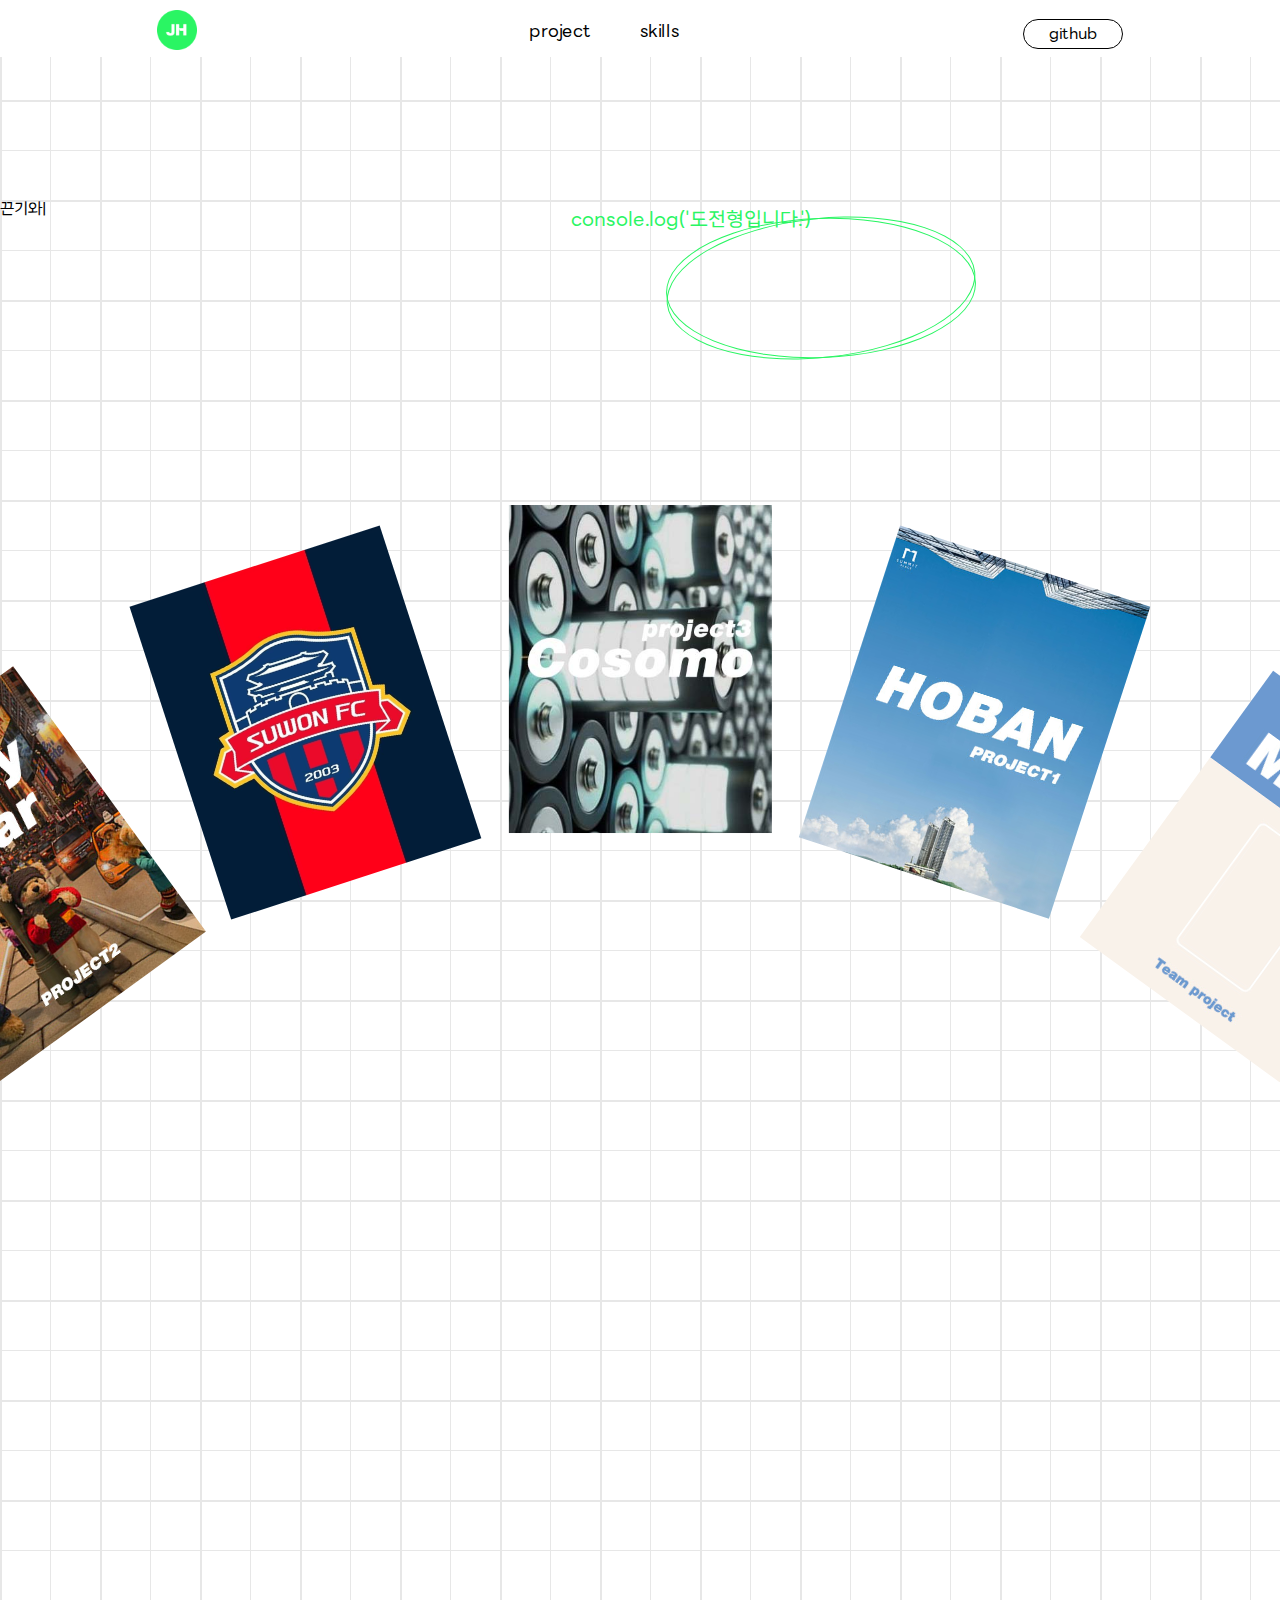
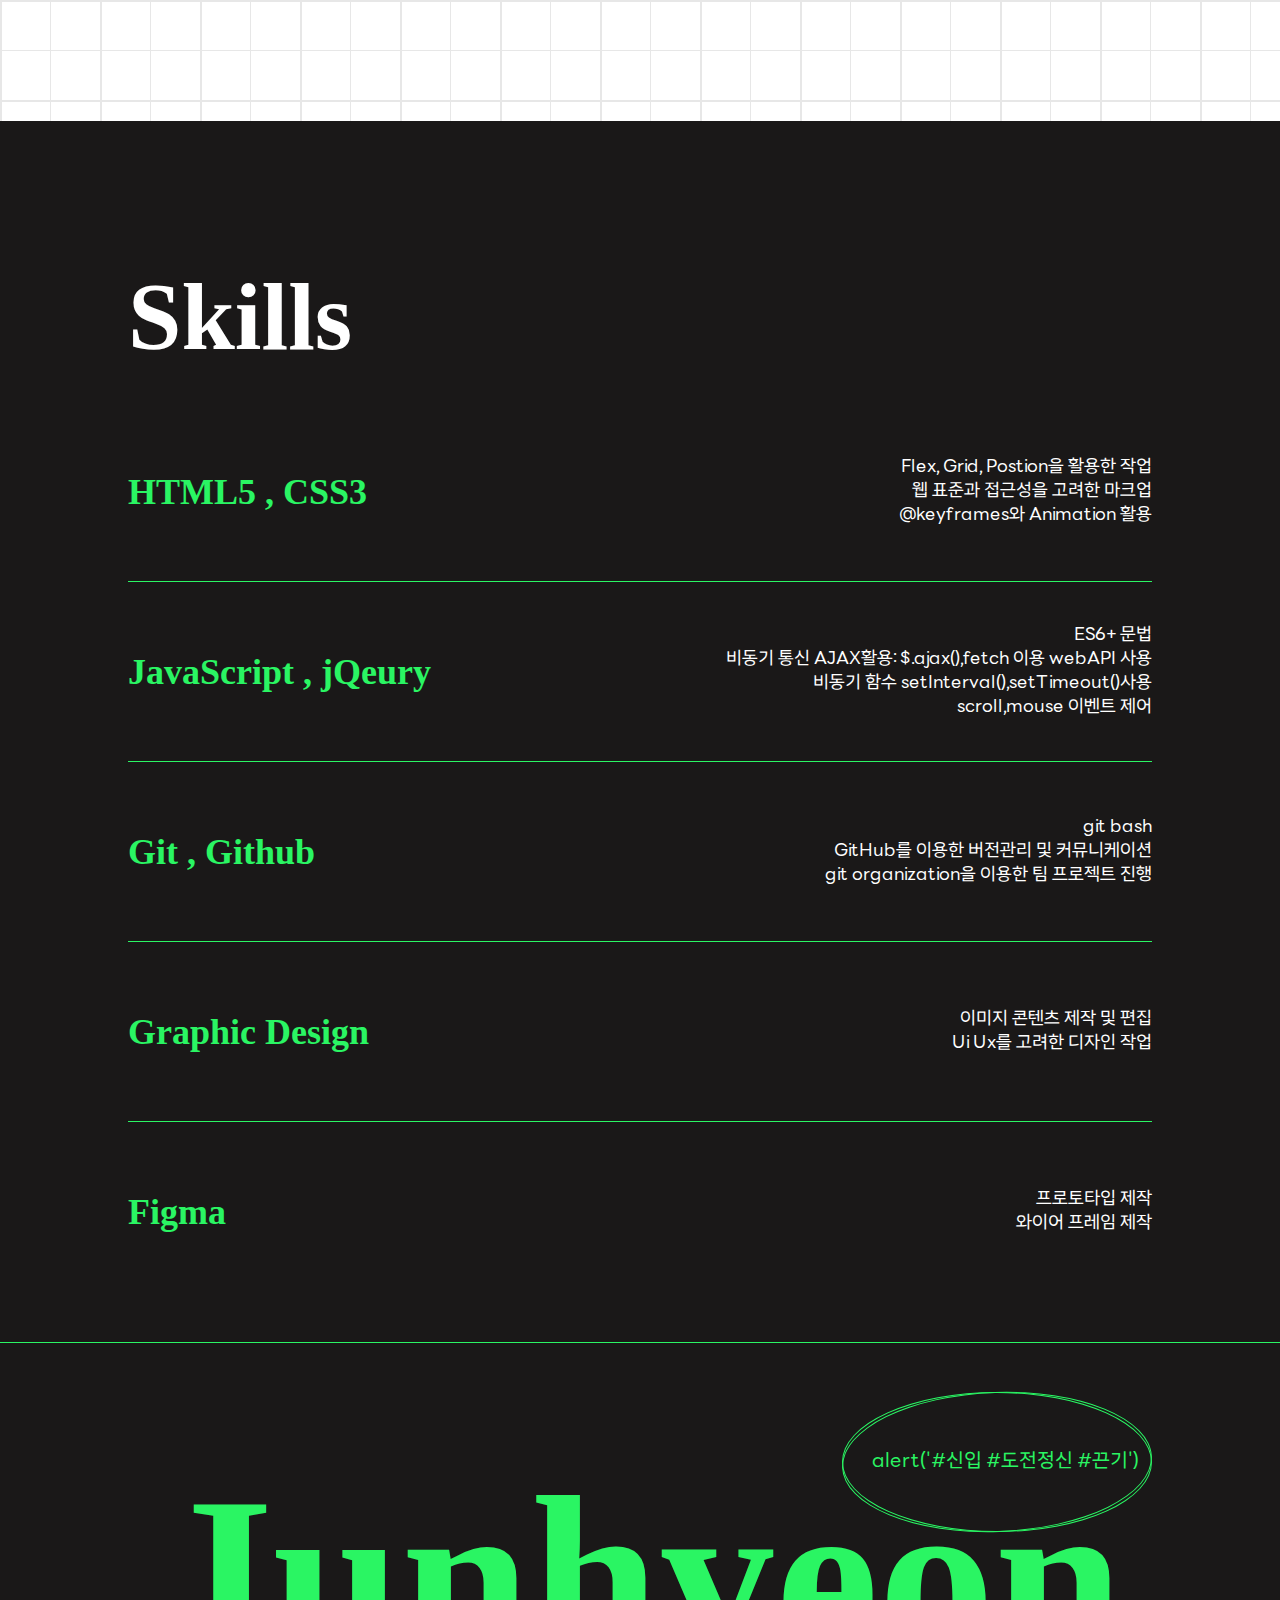
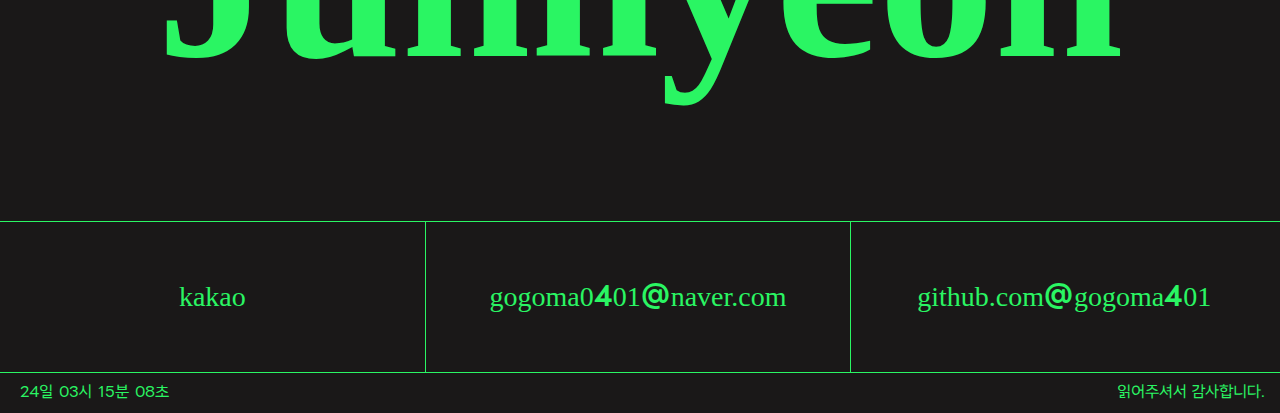
<file: new포트폴리오/o_portfolio/index.html>
<!DOCTYPE html>
<html lang="ko">
<head>
  <meta charset="UTF-8">
  <meta name="viewport" content="width=device-width, initial-scale=1.0">
  <title>mainpage</title>
  <!-- open graph -->
  <meta property="og:title" content="포트폴리오">
  <meta property="og:description" content="변준현님의 포트폴리오 입니다.">
  <meta property="og:image" content="/images/Group 48.png">
  <meta property="og:url" content="https://gogoma0401.github.io/portfolio/">

  <!-- favicon -->
  <link rel="shortcut icon" href="./images/favicon.ico">
  <link rel="icon" type="image/png" sizes="32x32" href="./images/favicon-32x32.png">
  <link rel="icon" type="image/png" sizes="96x96" href="./images/favicon-96x96.png">
  <link rel="icon" type="image/png" sizes="16x16" href="./images/favicon-16x16.png">
  <!-- reset -->
  <link rel="stylesheet" href="./common/style/minireset.min.css">
  <!-- font -->
  <link rel="stylesheet" href="./common/style/fonts.css">

  <!-- swiper css -->
  <link rel="stylesheet" href="./common/style/slide.css">
   <!-- 마우스 -->
  <link rel="stylesheet" href="./common/style/cursor.css">
  <!-- my css -->
  <link rel="stylesheet" href="./index.css">

  <!-- script -->
  <link rel="stylesheet" href="./common/style/jquery-3.7.0.min.js">
  <!-- swiper script -->
  <script defer src="./common/style/slide.js"></script>
   <!-- 마우스 -->
  <script defer src="./common/style/custom-cursor.js"></script>
  <!-- myscript -->
  <script defer src="./index.js"></script>
</head>
  
<body>
  <div id="custom_cursor" class="custom-cursor">
    <div class="custom-cursor-icon"></div>
   </div>
  <header>
    <ul>
      <li><img src="./images/Group 48.png" alt="logo"></li>
      <li>
        <ul class="gnb">
          <li><a href="#project">project</a></li>
          <li><a href="#skills">skills</a></li>
        </ul>
      </li>
      <li><a href="https://github.com/gogoma0401/portfolio">github</a></li>
    </ul>
  </header>
  
 <!-- 395x493 -->
  <main>
    <div class="head_line">
      <div class="text_box">
      <span class="text"></span></span><span class="blink">|</span>
      </div>
      <div class="circle circle1"></div>
      <div class="circle circle2"></div>
      <div class="circle_txt"><p>console.log('도전형입니다.')</p></div>
    </div>
  
    <div class="circleCarousel"  id="project">
      
      <div class="won" style="--items: 20">
        <div class="image image1" style="--index: 1"><a href="./project1/index.html"></a></div>
        <div class="image image2" style="--index: 2"><a href="./project2/index.html"></a></div>
        <div class="image image3" style="--index: 3"><a href="./project3/index.html"></a></div>
        <div class="image image4" style="--index: 4"><a href="./project4/index.html"></a></div>
        <div class="image image5" style="--index: 5"><a href="./project5/index.html"></a></div>
        <div class="image image6" style="--index: 6"><a href="./project1/index.html"></a></div>
        <div class="image image7" style="--index: 7"><a href="./project2/index.html"></a></div>
        <div class="image image8" style="--index: 8"><a href="./project3/index.html"></a></div>
        <div class="image image9" style="--index: 9"><a href="./project4/index.html"></a></div>
        <div class="image image10" style="--index: 10"><a href="./project5/index.html"></a></div>
        <div class="image image11" style="--index: 11"><a href="./project1/index.html"></a></div>
        <div class="image image12" style="--index: 12"><a href="./project2/index.html"></a></div>
        <div class="image image13" style="--index: 13"><a href="./project3/index.html"></a></div>
        <div class="image image14" style="--index: 14"><a href="./project4/index.html"></a></div>
        <div class="image image15" style="--index: 15"><a href="./project5/index.html"></a></div>
        <div class="image image16" style="--index: 16"><a href="./project1/index.html"></a></div>
        <div class="image image17" style="--index: 17"><a href="./project2/index.html"></a></div>
        <div class="image image18" style="--index: 18"><a href="./project3/index.html"></a></div>
        <div class="image image19" style="--index: 19"><a href="./project4/index.html"></a></div>
        <div class="image image19" style="--index: 20"><a href="./project5/index.html"></a></div>
      </div>
    </div>

  
    <div class="project_V">
      <div class="project project1">
        <p><span class="highlight">HOBAN</span></p>
          <div class="text">
            <ul>
              <li>Skills
                <ul>
                  <li>HTML5, CSS3, JavaScript, jQuery</li>
                </ul>
              </li>
              <li>Project
                <ul>
                  <li>Personal project</li>
                </ul>
              </li>
              <li>Date
                <ul>
                  <li>2023.06.08~2023.06.14</li>
                </ul>
              </li>
            </ul>
          </div> 
      </div>

      
        <div class="project project2">
          <p><span class="highlight">도전독서통장!</span></p>
          <div class="text">
            <ul>
              <li>Skills
                <ul>
                  <li>Figma</li>
                </ul>
              </li>
              <li>Project
                <ul>
                  <li>Team project</li>
                </ul>
              </li>
              <li>Date
                <ul>
                  <li>2023.05.03 ~ 2023.05.31</li>
                </ul>
              </li>
            </ul>
          </div>
        </div>

      <div class="project project3">
      <p><span class="highlight">Teddy Bear</span></p>
          <div class="text">
            <ul>
              <li>Skills
                <ul>
                  <li>HTML5, CSS3, JavaScript, jQuery</li>
                </ul>
              </li>
              <li>Project
                <ul>
                  <li>Team project</li>
                </ul>
              </li>
              <li>Date
                <ul>
                  <li>2023.06.30~2023.07.10</li>
                </ul>
              </li>
            </ul>
          </div> 
      </div>

      

      <div class="project project4">
      <p><span class="highlight">SUWON FC</span></p>
      <div class="text">
            <ul>
              <li>Skills
                <ul>
                  <li>HTML5, CSS3, JavaScript, jQuery</li>
                </ul>
              </li>
              <li>Project
                <ul>
                  <li>Personal project</li>
                </ul>
              </li>
              <li>Date
                <ul>
                  <li>2023.07.18-2023.07.28</li>
                </ul>
              </li>
            </ul>
          </div> 
      </div>

      <div class="project project5">
      <p><span class="highlight">COSOMO</span></p>
      <div class="text">
            <ul>
              <li>Skills
                <ul>
                  <li>Figma,HTML5, CSS3</li>
                </ul>
              </li>
              <li>Project
                <ul>
                  <li>Personal project</li>
                </ul>
              </li>
              <li>Date
                <ul>
                  <li>2023.05.10-2023.05.15</li>
                </ul>
              </li>
            </ul>
          </div> 
      </div>
  </div>

    <section class="information" id="skills">
      <div class="auto">
      <h1>Skills</h1>
      <div class="skills">
        <ul>
          <li>HTML5 , CSS3
            <ul>
              <li>Flex, Grid, Postion을 활용한 작업</li>
              <li>웹 표준과 접근성을 고려한 마크업</li>
              <li>@keyframes와 Animation 활용</li>
            </ul>
          </li>
          <li>JavaScript , jQeury
            <ul>
              <li>ES6+ 문법</li>
              <li>비동기 통신 AJAX활용: $.ajax(),fetch 이용 webAPI 사용</li>
              <li>비동기 함수 setInterval(),setTimeout()사용</li>
              <li>scroll,mouse 이벤트 제어</li>
            </ul>
          </li>
          <li>Git , Github
            <ul>
              <li>git bash</li>
              <li>GitHub를 이용한 버전관리 및 커뮤니케이션</li>
              <li>git organization을 이용한 팀 프로젝트 진행</li>
            </ul>
          </li>
          <li>Graphic Design
            <ul>
              <li>이미지 콘텐츠 제작 및  편집</li>
              <li>Ui Ux를 고려한 디자인 작업</li>
            </ul>
          </li>
          <li class="last">Figma
            <ul>
              <li>프로토타입 제작</li>
              <li>와이어 프레임 제작</li>
            </ul>
          </li>
        </ul>
      
      </div>
    </div>
     
    </section>
    <section>
      <div class="introduce">
        <div class="circle circle3"></div>
        <div class="circle circle4"></div>
        <div class="circle_txt"><p>alert('#신입 #도전정신 #끈기')</p></div>
        <ul>
          <li>Junhyeon</li>  
          <li class="paper"><a href="">kakao</a>
            <ul>
              <li>
                 <div class="sticker-hover __web-inspector-hide-shortcut__">
                  <div class="sticker part" data-type="1" data-num="1" data-order="1" style="transform: translate(0px, 380px) rotate(80.94deg);"><img src="./images/sticker1.png"></div>

                  <div class="sticker part" data-type="1" data-num="2" data-order="6" style="transform: translate(0px, 380px) rotate(-26.37deg);"><img src="./images/sticker1.png"></div>

                  <div class="sticker part" data-type="1" data-num="3" data-order="8" style="transform: translate(0px, 380px) rotate(52.22deg);"><img src="./images/sticker1.png"></div>

                  <div class="sticker part" data-type="1" data-num="4" data-order="15" style="transform: translate(0px, 380px) rotate(53.76deg);"><img src="./images/sticker1.png"></div>

                  <div class="sticker part" data-type="2" data-num="1" data-order="10" style="transform: translate(0px, 380px) rotate(39.57deg);"><img src="./images/sticker2.png"></div>

                  <div class="sticker part" data-type="2" data-num="2" data-order="3" style="transform: translate(0px, 380px) rotate(1.02deg);"><img src="./images/sticker2.png"></div>

                  <div class="sticker part" data-type="2" data-num="3" data-order="7" style="transform: translate(0px, 380px) rotate(-94.56deg);"><img src="./images/sticker2.png"></div>

                  <div class="sticker part" data-type="2" data-num="4" data-order="12" style="transform: translate(0px, 380px) rotate(39.37deg);"><img src="./images/sticker2.png"></div>

                  <div class="sticker part" data-type="2" data-num="5" data-order="11" style="transform: translate(0px, 380px) rotate(59.53deg);"><img src="./images/sticker2.png"></div>

                  <div class="sticker part" data-type="3" data-num="1" data-order="13" style="transform: translate(0px, 380px) rotate(0.36deg);"><img src="./images/sticker3.png"></div>

                  <div class="sticker part" data-type="4" data-num="1" data-order="4" style="transform: translate(0px, 380px) rotate(22.62deg);"><img src="./images/sticker4.png"></div>

                  <div class="sticker part" data-type="4" data-num="2" data-order="14" style="transform: translate(0px, 380px) rotate(-50.68deg);"><img src="./images/sticker5.png"></div>

                  <div class="sticker part" data-type="5" data-num="1" data-order="2" style="transform: translate(0px, 380px) rotate(56.69deg);"><img src="./images/sticker5.png"></div>

                  <div class="sticker part" data-type="5" data-num="2" data-order="5" style="transform: translate(0px, 380px) rotate(-62.45deg);"><img src="./images/sticker5.png"></div>

                  <div class="sticker part" data-type="5" data-num="3" data-order="9" style="transform: translate(0px, 380px) rotate(59.43deg);"><img src="./images/sticker5.png"></div>

                  <div class="sticker part" data-type="5" data-num="4" data-order="16" style="transform: translate(0px, 380px) rotate(71.17deg);"><img src="./images/sticker5.png"></div>
                </div>
              </li>
            </ul>
          </li>
          <li class="paper"><a href="">gogoma0<span class="new_type">4</span>01<span class="new_type">@</span>naver.com</a>
            <ul>
              <li>
                <div class="sticker-hover __web-inspector-hide-shortcut__">
                  <div class="sticker part" data-type="1" data-num="1" data-order="1" style="transform: translate(0px, 380px) rotate(80.94deg);"><img src="./images/sticker1.png"></div>

                  <div class="sticker part" data-type="1" data-num="2" data-order="6" style="transform: translate(0px, 380px) rotate(-26.37deg);"><img src="./images/sticker1.png"></div>

                  <div class="sticker part" data-type="1" data-num="3" data-order="8" style="transform: translate(0px, 380px) rotate(52.22deg);"><img src="./images/sticker1.png"></div>

                  <div class="sticker part" data-type="1" data-num="4" data-order="15" style="transform: translate(0px, 380px) rotate(53.76deg);"><img src="./images/sticker1.png"></div>

                  <div class="sticker part" data-type="2" data-num="1" data-order="10" style="transform: translate(0px, 380px) rotate(39.57deg);"><img src="./images/sticker2.png"></div>

                  <div class="sticker part" data-type="2" data-num="2" data-order="3" style="transform: translate(0px, 380px) rotate(1.02deg);"><img src="./images/sticker2.png"></div>

                  <div class="sticker part" data-type="2" data-num="3" data-order="7" style="transform: translate(0px, 380px) rotate(-94.56deg);"><img src="./images/sticker2.png"></div>

                  <div class="sticker part" data-type="2" data-num="4" data-order="12" style="transform: translate(0px, 380px) rotate(39.37deg);"><img src="./images/sticker2.png"></div>

                  <div class="sticker part" data-type="2" data-num="5" data-order="11" style="transform: translate(0px, 380px) rotate(59.53deg);"><img src="./images/sticker2.png"></div>

                  <div class="sticker part" data-type="3" data-num="1" data-order="13" style="transform: translate(0px, 380px) rotate(0.36deg);"><img src="./images/sticker3.png"></div>

                  <div class="sticker part" data-type="4" data-num="1" data-order="4" style="transform: translate(0px, 380px) rotate(22.62deg);"><img src="./images/sticker4.png"></div>

                  <div class="sticker part" data-type="4" data-num="2" data-order="14" style="transform: translate(0px, 380px) rotate(-50.68deg);"><img src="./images/sticker5.png"></div>

                  <div class="sticker part" data-type="5" data-num="1" data-order="2" style="transform: translate(0px, 380px) rotate(56.69deg);"><img src="./images/sticker5.png"></div>

                  <div class="sticker part" data-type="5" data-num="2" data-order="5" style="transform: translate(0px, 380px) rotate(-62.45deg);"><img src="./images/sticker5.png"></div>

                  <div class="sticker part" data-type="5" data-num="3" data-order="9" style="transform: translate(0px, 380px) rotate(59.43deg);"><img src="./images/sticker5.png"></div>

                  <div class="sticker part" data-type="5" data-num="4" data-order="16" style="transform: translate(0px, 380px) rotate(71.17deg);"><img src="./images/sticker5.png"></div>
                </div>
              </li>
            </ul>
          </li>
          <li class="paper"><a href="https://github.com/gogoma0401/portfolio">github.com<span class="new_type">@</span>gogoma<span class="new_type">4</span>01</a>
           <ul>
              <li>
                <div class="sticker-hover __web-inspector-hide-shortcut__">
                  <div class="sticker part" data-type="1" data-num="1" data-order="1" style="transform: translate(0px, 380px) rotate(80.94deg);"><img src="./images/sticker1.png"></div>

                  <div class="sticker part" data-type="1" data-num="2" data-order="6" style="transform: translate(0px, 380px) rotate(-26.37deg);"><img src="./images/sticker1.png"></div>

                  <div class="sticker part" data-type="1" data-num="3" data-order="8" style="transform: translate(0px, 380px) rotate(52.22deg);"><img src="./images/sticker1.png"></div>

                  <div class="sticker part" data-type="1" data-num="4" data-order="15" style="transform: translate(0px, 380px) rotate(53.76deg);"><img src="./images/sticker1.png"></div>

                  <div class="sticker part" data-type="2" data-num="1" data-order="10" style="transform: translate(0px, 380px) rotate(39.57deg);"><img src="./images/sticker2.png"></div>

                  <div class="sticker part" data-type="2" data-num="2" data-order="3" style="transform: translate(0px, 380px) rotate(1.02deg);"><img src="./images/sticker2.png"></div>

                  <div class="sticker part" data-type="2" data-num="3" data-order="7" style="transform: translate(0px, 380px) rotate(-94.56deg);"><img src="./images/sticker2.png"></div>

                  <div class="sticker part" data-type="2" data-num="4" data-order="12" style="transform: translate(0px, 380px) rotate(39.37deg);"><img src="./images/sticker2.png"></div>

                  <div class="sticker part" data-type="2" data-num="5" data-order="11" style="transform: translate(0px, 380px) rotate(59.53deg);"><img src="./images/sticker2.png"></div>

                  <div class="sticker part" data-type="3" data-num="1" data-order="13" style="transform: translate(0px, 380px) rotate(0.36deg);"><img src="./images/sticker3.png"></div>

                  <div class="sticker part" data-type="4" data-num="1" data-order="4" style="transform: translate(0px, 380px) rotate(22.62deg);"><img src="./images/sticker4.png"></div>

                  <div class="sticker part" data-type="4" data-num="2" data-order="14" style="transform: translate(0px, 380px) rotate(-50.68deg);"><img src="./images/sticker5.png"></div>

                  <div class="sticker part" data-type="5" data-num="1" data-order="2" style="transform: translate(0px, 380px) rotate(56.69deg);"><img src="./images/sticker5.png"></div>

                  <div class="sticker part" data-type="5" data-num="2" data-order="5" style="transform: translate(0px, 380px) rotate(-62.45deg);"><img src="./images/sticker5.png"></div>

                  <div class="sticker part" data-type="5" data-num="3" data-order="9" style="transform: translate(0px, 380px) rotate(59.43deg);"><img src="./images/sticker5.png"></div>

                  <div class="sticker part" data-type="5" data-num="4" data-order="16" style="transform: translate(0px, 380px) rotate(71.17deg);"><img src="./images/sticker5.png"></div>
                </div>
              </li>
            </ul>
          </li>
        </ul>
      </div>
    </section>
  </main>
  <footer>
    <ul>
      <li>
        <ul class="timer-list">
          <li class="date"><span>00</span>일</li>
          <li class="hours"><span>00</span>시</li>
          <li class="minutes"><span>00</span>분</li>
          <li class="seconds"><span>00</span>초</li>
        </ul>
      </li>
      <li>읽어주셔서 감사합니다.</li>
    </ul>
  </footer>
  
</body>
</html>
</file>
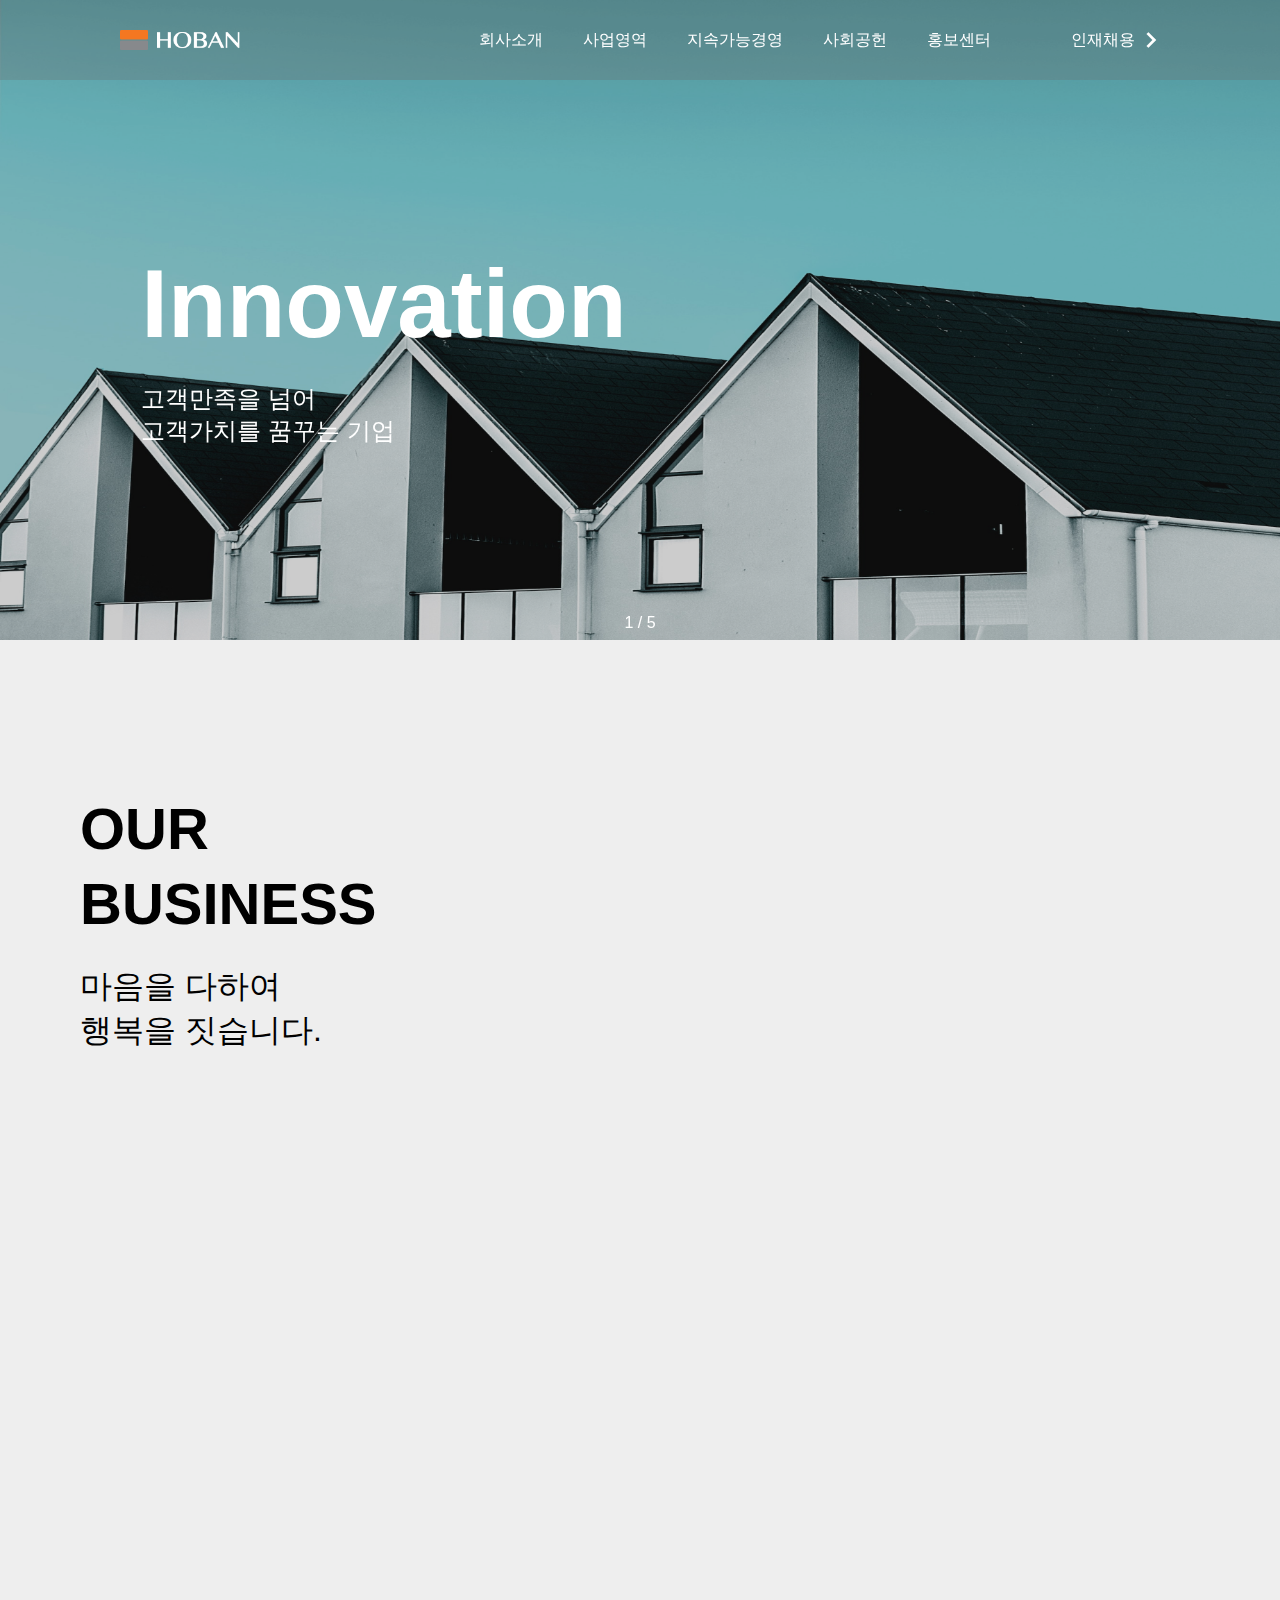
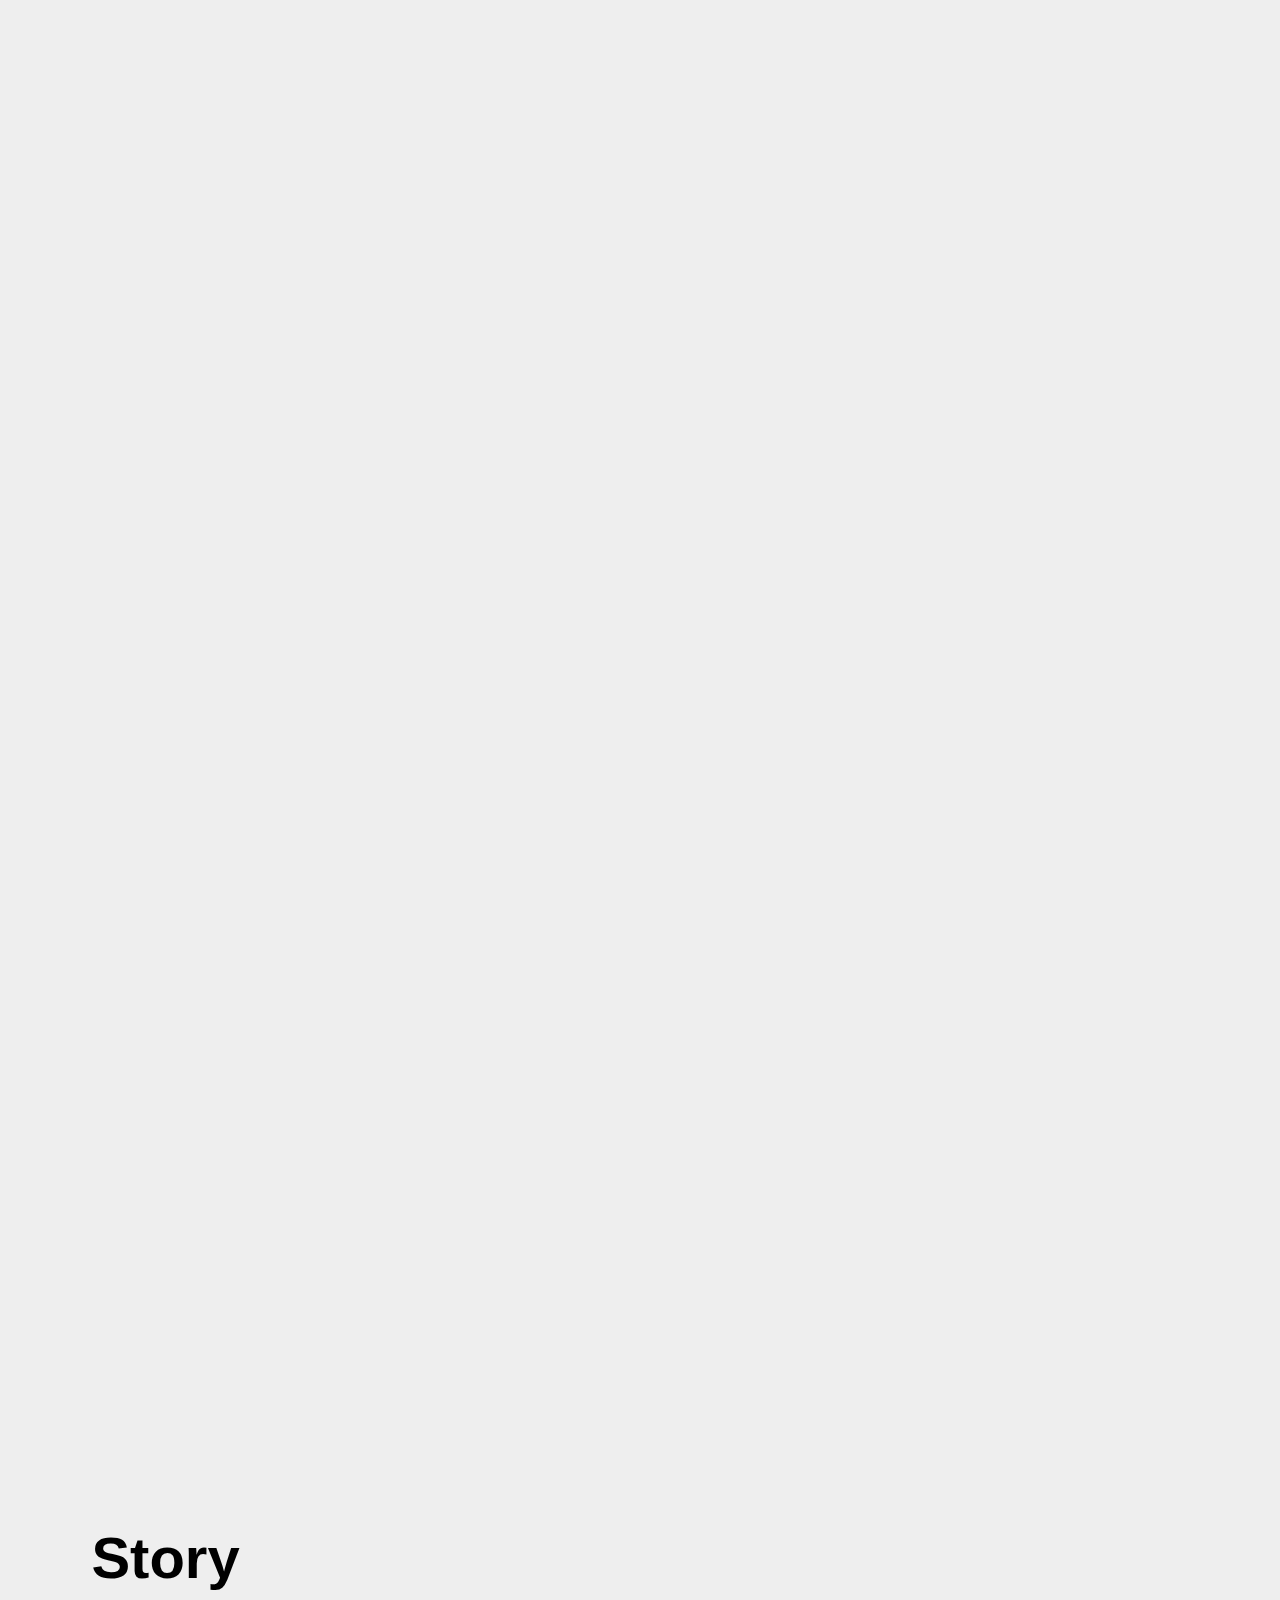
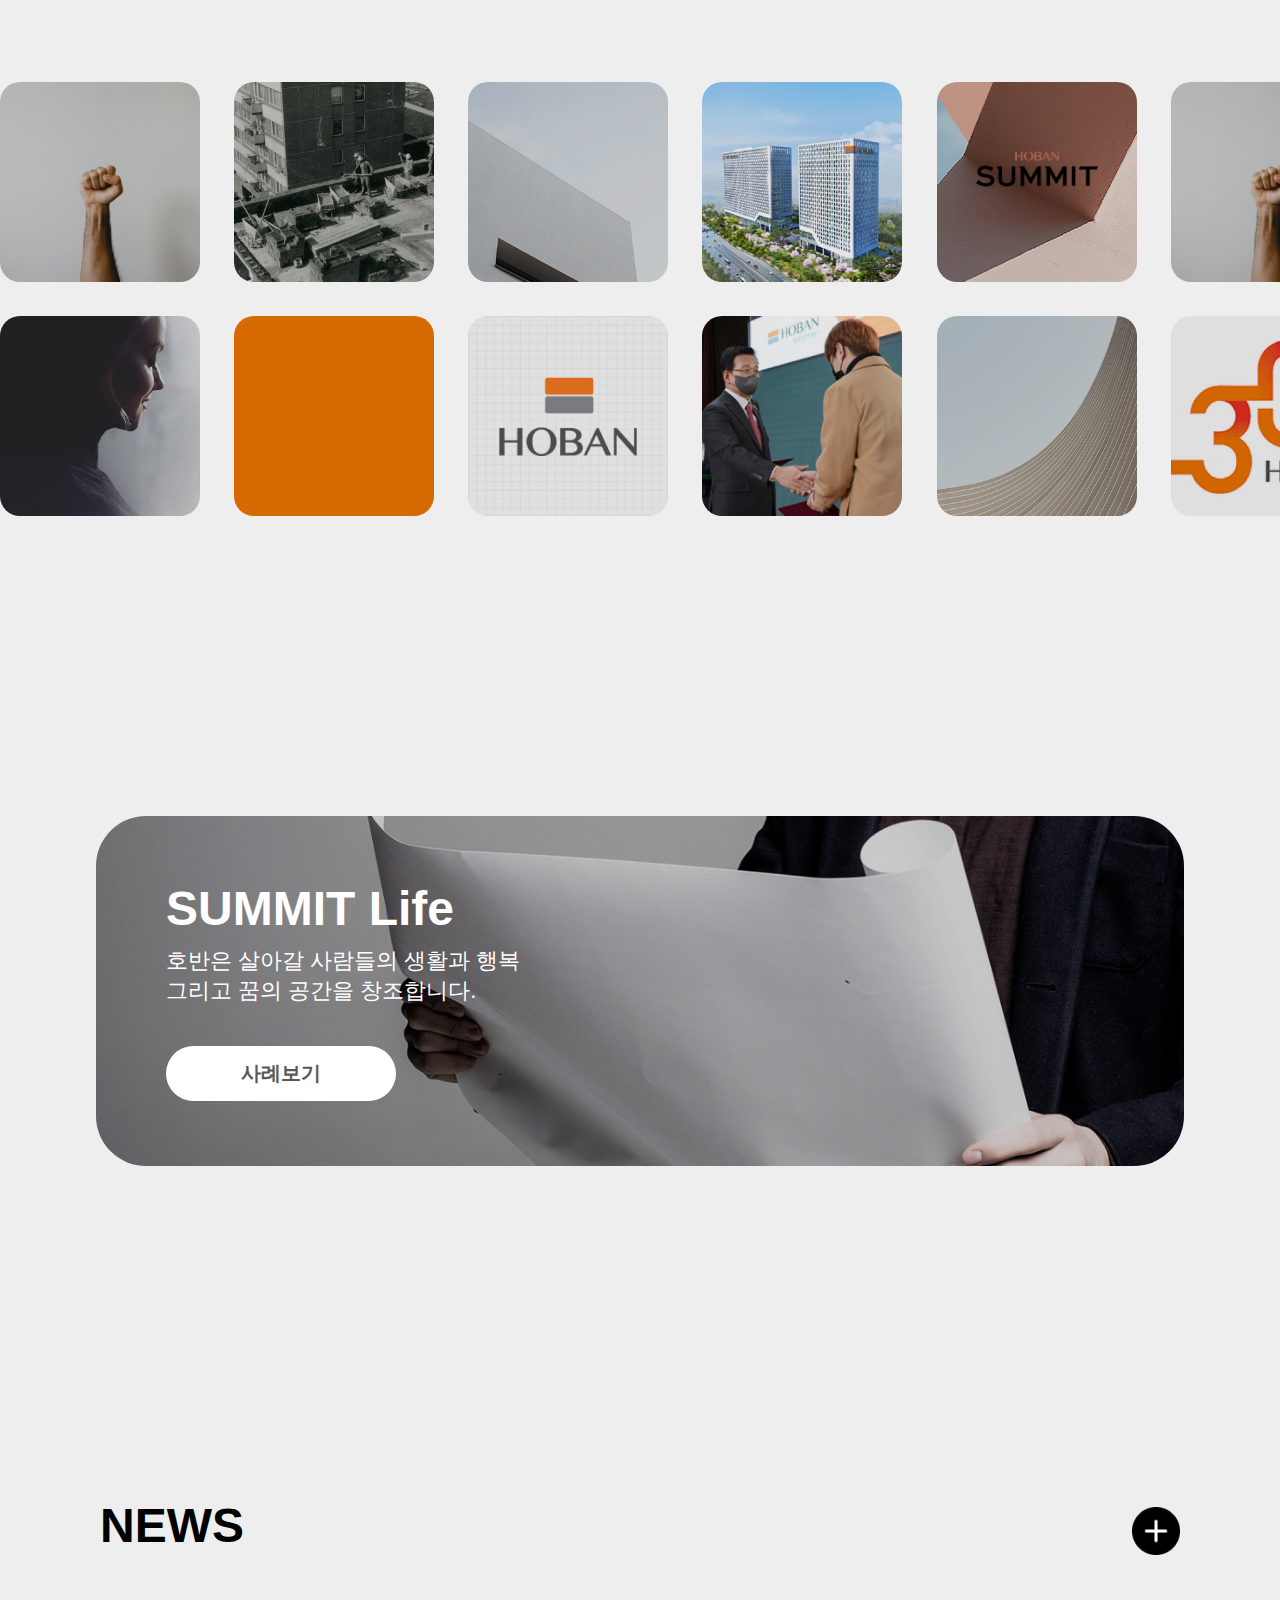
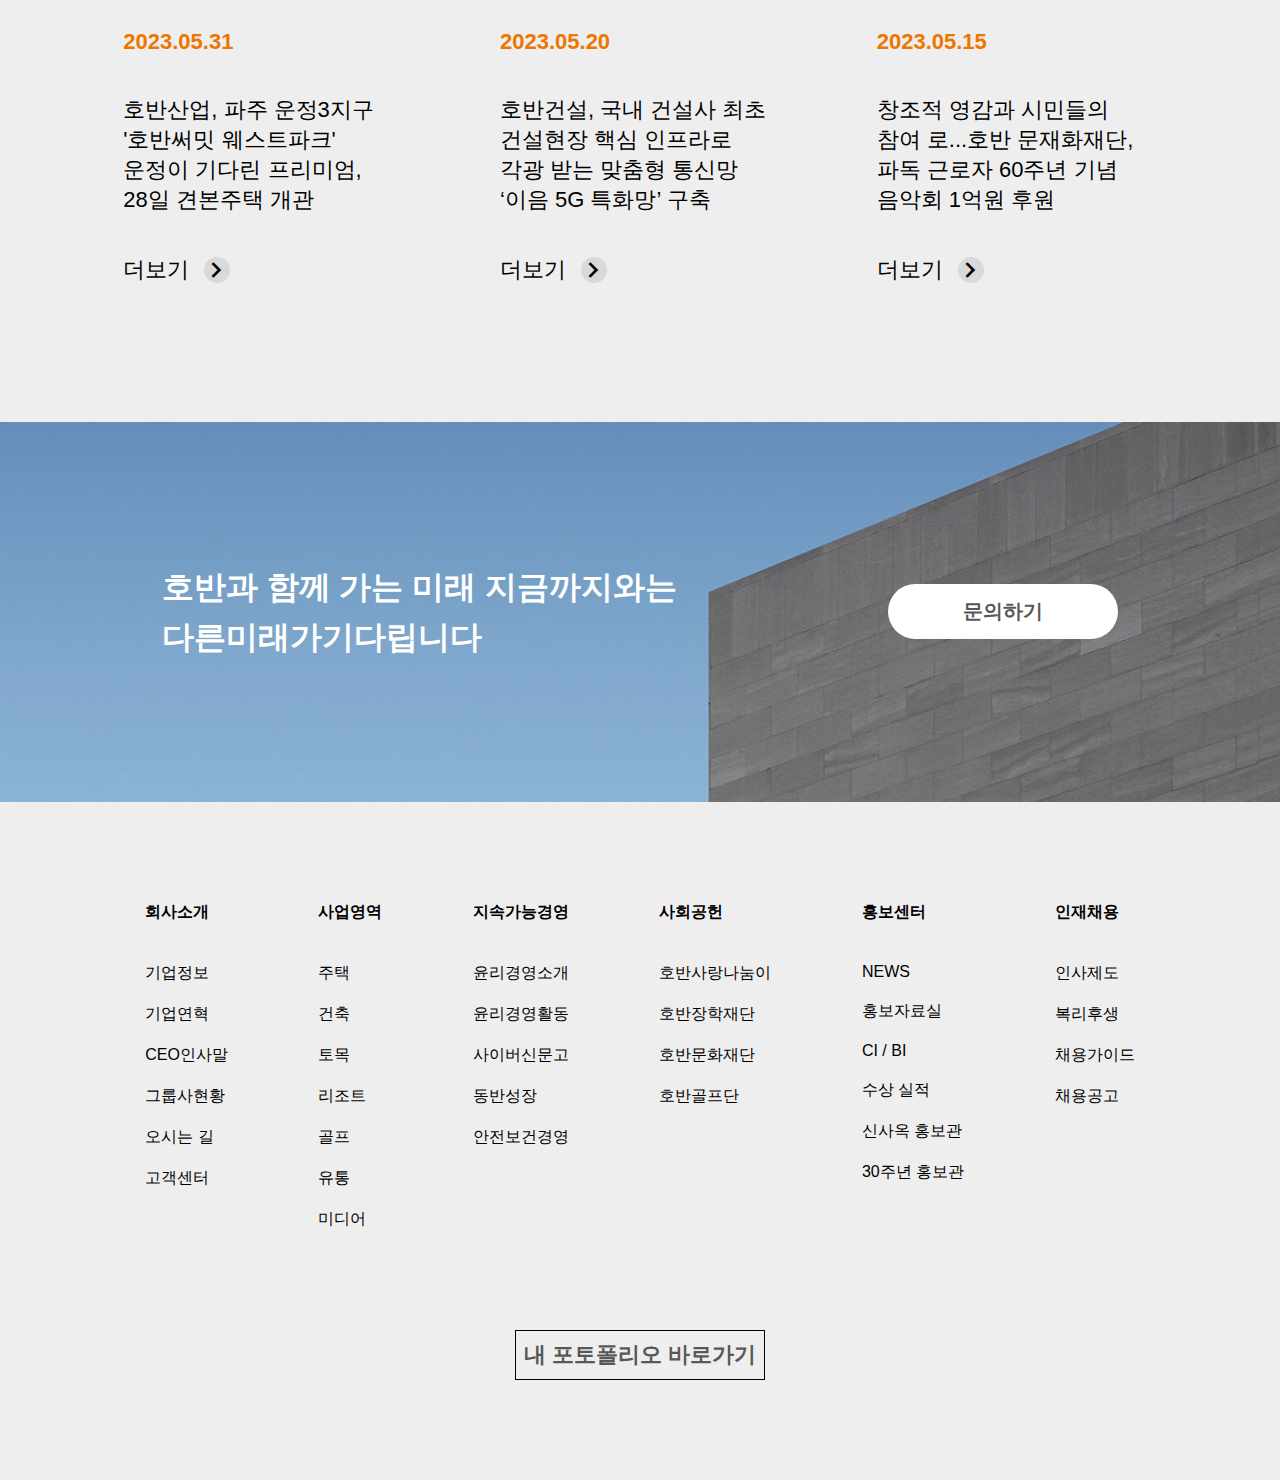
<file: new포트폴리오/o_portfolio/hoban/index.html>
<!DOCTYPE html>
<html lang="ko">
<head>
  <meta charset="UTF-8">
  <meta name="viewport" content="width=device-width, initial-scale=1.0">
  <title>index</title>
  <link rel="stylesheet" href="https://fonts.googleapis.com/css2?family=Material+Symbols+Outlined:opsz,wght,FILL,GRAD@20..48,100..700,0..1,-50..200" />
  <link rel="stylesheet" href="./index.css">
  <link rel="stylesheet" href="./tablet.css" media="(width >=768px)">
  <link rel="stylesheet" href="./pc.css" media="(width >=1280px)">
  <!-- favicon -->
    <link rel="apple-touch-icon" sizes="76x76" href="/apple-touch-icon.png">
    <link rel="icon" type="image/png" sizes="32x32" href="../images/favicon-36x36.png">
    <link rel="icon" type="image/png" sizes="16x16" href="../images/favicon-48x48.png">
    <link rel="icon" type="image/png" sizes="16x16" href="../images/favicon-72x72.png">

    <meta name="msapplication-TileColor" content="#da532c">
    <meta name="theme-color" content="#ffffff">

  <!-- Link Swiper's CSS -->
  <link rel="stylesheet" href="https://cdn.jsdelivr.net/npm/swiper@10/swiper-bundle.min.css" />
  <script defer src="./swiper.js"></script>

  <!-- aos -->
  <link rel="stylesheet" href="https://unpkg.com/aos@2.3.1/dist/aos.css"> 
    <script src="https://unpkg.com/aos@2.3.1/dist/aos.js"></script> 

  <!-- Swiper JS -->
  <script src="https://cdn.jsdelivr.net/npm/swiper@10/swiper-bundle.min.js"></script>

  

</head>
<body>
  <header>
    <div class="head">
      <img src="./images/logo_main_n.png" alt="HOBAN logo">
      <img src="./images/menu.png" alt="menu icon">
    </div>
    <div class="head_line">
      <img src="./images/logo_main_n.png" alt="HOBAN logo">
      <ul>
        <li><a href="#">회사소개</a></li>
        <li><a href="#">사업영역</a></li>
        <li><a href="#">지속가능경영</a></li>
        <li><a href="#">사회공헌</a></li>
        <li><a href="#">홍보센터</a></li>
        <li><a href="#">인재채용</a><span class="material-symbols-outlined">
          arrow_forward_ios
          </span></li>
      </ul>
    </div>
    
  </header>

  
  <!-- Swiper -->
  
      <div class="swiper mySwiper">
        <div class="swiper-wrapper">
          <div class="swiper-slide">
            <div class="txt_box">
              <h2>Innovation</h2>
              <p>고객만족을 넘어<span class="next_line">고객가치를 꿈꾸는 기업</span></p>
            </div>
          </div>
          <div class="swiper-slide">
            <div class="txt_box">
              <h2>Professional</h2>
              <p>전문가가 만드는 더 특별한 행복<span class="next_line">호반의 명작, 호반써밋&베르디움</span></p>
            </div>
          </div>
          <div class="swiper-slide">
            <div class="txt_box">
              <h2>Enjoy</h2>
              <p>도심속에서 만나는 프랑스 감성과 자유로움,<span class="next_line">유럽형 복합문화공간 이브뉴프랑</span></p>
            </div>
          </div>
          <div class="swiper-slide">
            <div class="txt_box">
              <h2>Healing</h2>
              <p>자연과 하나되는 즐거움,<span class="next_line">당신의 몸과 마음의 여유를 느껴보세요</span></p>
            </div>
          </div>
          <div class="swiper-slide">
            <div class="txt_box">
              <h2>Happiness</h2>
              <p>더블어 사는 행복한 세상,<span class="next_line">나누며 커가는 행복한 미래</span></p>
            </div>
          </div>
        </div>
        
        <div class="swiper-pagination"></div>
      </div>

    <main>
      <section class="our-business">
      <ul class="line">
        <li>
          <h1>our business</h1>
          <h3>마음을 다하여 <span>행복을 짓습니다.</span></h3>
        </li>
        <li>
          <div data-aos="fade-right" data-aos-offset="300" data-aos-easing="ease-in-sine">
          <div class="txt">
            <h4>주택</h4>
            <p>호반이 디자인하는 것은 아파트가아니라 생활입니다.</p>
          </div>
          <img src="./images/home.png" alt="home">
          </div>
        </li>
        <li>
          <div data-aos="fade-right" data-aos-offset="300" data-aos-easing="ease-in-sine">
          <div class="txt">
            <h4>건축</h4>
            <p>대한민국이라는 땅위에 가능성 이라는 이름의 집을 짓습니다.</p>
          </div>
          <img src="./images/construct.png" alt="construct">
          </div>
        </li>
        <li>
          <div data-aos="fade-right" data-aos-offset="300" data-aos-easing="ease-in-sine">
          <div class="txt">
            <h4>토목</h4>
            <p>성장과 발전의 한 가운데 그곳에 호반이 있습니다.</p>
          </div>
          <img src="./images/civil_engineering.png" alt="civil engineering_img">
          </div>
        </li>
        <li>
          <div data-aos="fade-right" data-aos-offset="300" data-aos-easing="ease-in-sine">
          <div class="txt">
            <h4>제조</h4>
            <p>미래를 밝히는 힘, 더 나은 미래로 나아갑니다.</p>
          </div>
          <img src="./images/manufacturing.png" alt="manufacturing_img">
          </div>
        </li>
      </ul>
  
      <ul class="line line2">
        <li>
          <div data-aos="fade-left" data-aos-offset="250" data-aos-easing="ease-in-sine">
          <div class="txt">
            <h4>유통</h4>
            <p>누구도 시도하지 않는 새로운 <span>시도로 업계를 선도 합니다.</span></p>
          </div>
          <img src="./images/circulation.png" alt="circulation_imgg">
          </div>
        </li>
        <li>
          <div data-aos="fade-left" data-aos-offset="250" data-aos-easing="ease-in-sine">
          <div class="txt">
            <h4>금융</h4>
            <p>고객의 든든한 동반자이자 믿음 <span>직한 나침반이 되어드리겠습니다.</span></p>
          </div>
          <img src="./images/finance.png" alt="finance_img">
          </div>
        </li>
        <li>
          <div data-aos="fade-left" data-aos-offset="250" data-aos-easing="ease-in-sine">
          <div class="txt">
            <h4>골프</h4>
            <p>고객이 편하게 쉬었다 갈 수 있는 <span>숲 속 휴식처를 제공합니다.</span></p>
          </div>
          <img src="./images/golf.png" alt="golf_img">
          </div>
        </li>
        <li>
          <div data-aos="fade-left" data-aos-offset="250" data-aos-easing="ease-in-sine">
          <div class="txt">
            <h4>미디어</h4>
            <p>미디어 산업을 통해 지식 경제시대를 선도하겠습니다.</p>
          </div>
          <img src="./images/media.png" alt="media_img">
          </div>
        </li>
        <li>
          <div data-aos="fade-left" data-aos-offset="250" data-aos-easing="ease-in-sine">
          <div class="txt">
            <h4>리조트</h4>
            <p>고객의 삶에 행복과 <span>여유를 제공합니다.</span></p>
          </div>
          <img src="./images/resort.png" alt="resort">
        </li>
        </div>
      </ul>

    </section>
    <section class="story">
      <h1>Story</h1>
     <div class="slide">
      <div class="part1">
        <img src="./images/slide1.png" alt="hand">
        <img src="./images/slide2.png" alt="history">
        <img src="./images/slide3.png" alt="concrete">
        <img src="./images/slide4.png" alt="apartment">
        <img src="./images/slide5.png" alt="summit img">
        <img src="./images/slide1.png" alt="hand">
        <img src="./images/slide2.png" alt="history">
        <img src="./images/slide3.png" alt="concrete">
        <img src="./images/slide4.png" alt="apartment">
        <img src="./images/slide5.png" alt="summit img">
        <img src="./images/slide6.png" alt="concrete">
        <img src="./images/slide1.png" alt="hand">
        <img src="./images/slide2.png" alt="history">
        <img src="./images/slide3.png" alt="concrete">
        <img src="./images/slide4.png" alt="apartment">
        <img src="./images/slide5.png" alt="summit img">
        <img src="./images/slide6.png" alt="concrete">
        <img src="./images/slide1.png" alt="hand">
        <img src="./images/slide2.png" alt="history">
        <img src="./images/slide3.png" alt="concrete">
        <img src="./images/slide4.png" alt="apartment">
        <img src="./images/slide5.png" alt="summit img">
        <img src="./images/slide6.png" alt="concrete">
        <img src="./images/slide1.png" alt="hand">
        <img src="./images/slide2.png" alt="history">
        <img src="./images/slide3.png" alt="concrete">
        <img src="./images/slide4.png" alt="apartment">
        <img src="./images/slide5.png" alt="summit img">
        <img src="./images/slide6.png" alt="concrete">
        <img src="./images/slide1.png" alt="hand">
        <img src="./images/slide2.png" alt="history">
        <img src="./images/slide3.png" alt="concrete">
        <img src="./images/slide4.png" alt="apartment">
        <img src="./images/slide5.png" alt="summit img">
        <img src="./images/slide6.png" alt="concrete">
        <img src="./images/slide1.png" alt="hand">
        <img src="./images/slide2.png" alt="history">
        <img src="./images/slide3.png" alt="concrete">
        <img src="./images/slide4.png" alt="apartment">
        <img src="./images/slide5.png" alt="summit img">
      </div>
      <div class="part2">
        <img src="./images/slide7.png" alt="girl face">
        <img src="./images/slide12.png" alt="main color">
        <img src="./images/slide8.png" alt="hoban logo txt">
        <img src="./images/slide9.png" alt="winning a prize">
        <img src="./images/slide10.png" alt="concrete">
        <img src="./images/slide11.png" alt="30year">
        <img src="./images/slide7.png" alt="girl face">
        <img src="./images/slide12.png" alt="main color">
        <img src="./images/slide8.png" alt="hoban logo txt">
        <img src="./images/slide9.png" alt="winning a prize">
        <img src="./images/slide10.png" alt="concrete">
        <img src="./images/slide11.png" alt="30year">
        <img src="./images/slide12.png" alt="main color">
        <img src="./images/slide7.png" alt="girl face">
        <img src="./images/slide8.png" alt="hoban logo txt">
        <img src="./images/slide9.png" alt="winning a prize">
        <img src="./images/slide10.png" alt="concrete">
        <img src="./images/slide11.png" alt="30year">
        <img src="./images/slide12.png" alt="main color">
        <img src="./images/slide7.png" alt="girl face">
        <img src="./images/slide8.png" alt="hoban logo txt">
        <img src="./images/slide9.png" alt="winning a prize">
        <img src="./images/slide10.png" alt="concrete">
        <img src="./images/slide11.png" alt="30year">
        <img src="./images/slide12.png" alt="main color">
        <img src="./images/slide7.png" alt="girl face">
        <img src="./images/slide8.png" alt="hoban logo txt">
        <img src="./images/slide9.png" alt="winning a prize">
        <img src="./images/slide10.png" alt="concrete">
        <img src="./images/slide11.png" alt="30year">
        <img src="./images/slide12.png" alt="main color">
        <img src="./images/slide7.png" alt="girl face">
        <img src="./images/slide8.png" alt="hoban logo txt">
        <img src="./images/slide9.png" alt="winning a prize">
        <img src="./images/slide10.png" alt="concrete">
        <img src="./images/slide11.png" alt="30year">
        <img src="./images/slide12.png" alt="main color">
        <img src="./images/slide7.png" alt="girl face">
        <img src="./images/slide8.png" alt="hoban logo txt">
        <img src="./images/slide9.png" alt="winning a prize">
        <img src="./images/slide10.png" alt="concrete">
        <img src="./images/slide11.png" alt="30year">
        <img src="./images/slide12.png" alt="main color">
        <img src="./images/slide7.png" alt="girl face">
        <img src="./images/slide8.png" alt="hoban logo txt">
        <img src="./images/slide9.png" alt="winning a prize">
        <img src="./images/slide10.png" alt="concrete">
        <img src="./images/slide11.png" alt="30year">
        <img src="./images/slide12.png" alt="main color">
      </div>
     </div>
    </section>

    <section class="summit_life">
      <div class="txt">
        <h1>SUMMIT Life</h1>
        <P>호반은 살아갈 사람들의 생활과 행복 그리고 꿈의 공간을 창조합니다.</P>
      </div>
        <button type="submit">사례보기</button>
     
    </section>

    <section class="news">
      <div class="title">
        <h1>News</h1><img src="./images/plus_icon.png" alt="plus_icon">
      </div>
      <ul>
        <li>
          <p class="date">2023.05.31</p>
          <p>호반산업, 파주 운정3지구 '호반써밋 웨스트파크' 운정이 기다린 프리미엄, 28일 견본주택 개관</p>
          <div class="more">
            <p>더보기<span class="material-symbols-outlined">
              arrow_forward_ios
              </span></p>
          </div>
        </li>
        <li>
          <p class="date">2023.05.20</p>
          <p>호반건설, 국내 건설사 최초 건설현장 핵심 인프라로 각광 받는 맞춤형 통신망 ‘이음 5G 특화망’ 구축</p>
          <div class="more">
            <p>더보기<span class="material-symbols-outlined">
              arrow_forward_ios
              </span></p>
          </div>
        </li>
        <li>
          <p class="date">2023.05.15</p>
          <p>창조적 영감과 시민들의 참여 로<span>...호반 문재화재단,파독 근로자 60주년 기념 음악회 1억원 후원</span></p>
          <div class="more">
            <p>더보기<span class="material-symbols-outlined">
              arrow_forward_ios
              </span></p>
          </div>
        </li>
      </ul>
    </section>

    <section class="future">
      <h1>호반과 함께 가는 미래 지금까지와는 다른미래가기다립니다</h1>
      <button type="submit">문의하기</button>
    </section>
  </main>

  <footer>
    <div class="connection">
      <ul>
        <li>회사소개<span class="material-symbols-outlined">
          arrow_forward_ios
          </span></li>
        <li>사회공헌<span class="material-symbols-outlined">
          arrow_forward_ios
          </span></li>
        <li>인재채용<span class="material-symbols-outlined">
          arrow_forward_ios
          </span></li>
        <li>지속가능경영<span class="material-symbols-outlined">
          arrow_forward_ios
          </span></li>
        <li>홍보센터<span class="material-symbols-outlined">
          arrow_forward_ios
          </span></li>
      </ul>
    </div>

    <div class="guide">
      <ul>
        <li>이용약관</li>
        <li>개인정보처리방침</li>
        <li>청소년보호정책</li>
        <li>권리침해신고안내</li>
        <li>사이버윤리실</li>
      </ul>
      <ul>
        <li>위치기반서비스</li>
        <li>운영정책</li>
        <li>브랜드보호정책</li>
        <li>공지사항</li>
        <li>Contact Us</li>
      </ul>
    </div>
    <div class="guide_line">
      <ul>
        <li>
          <a href="#">회사소개</a>
          <ul>
            <li>기업정보</li>
            <li>기업연혁</li>
            <li>CEO인사말</li>
            <li>그룹사현황</li>
            <li>오시는 길</li>
            <li>고객센터</li>
          </ul>
        </li>

        <li>
          <a href="#">사업영역</a>
          <ul>
            <li>주택</li>
            <li>건축</li>
            <li>토목</li>
            <li>리조트</li>
            <li>골프</li>
            <li>유통</li>
            <li>미디어</li>
          </ul>
        </li>

        <li>
          <a href="#">지속가능경영</a>
          <ul>
            <li>윤리경영소개</li>
            <li>윤리경영활동</li>
            <li>사이버신문고</li>
            <li>동반성장</li>
            <li>안전보건경영</li>
          </ul>
        </li>

        <li>
          <a href="#">사회공헌</a>
          <ul>
            <li>호반사랑나눔이</li>
            <li>호반장학재단</li>
            <li>호반문화재단</li>
            <li>호반골프단</li>
           
          </ul>
        </li>

        <li>
          <a href="#">홍보센터</a>
          <ul>
            <li>NEWS</li>
            <li>홍보자료실</li>
            <li>CI / BI</li>
            <li>수상 실적</li>
            <li>신사옥 홍보관</li>
            <li>30주년 홍보관</li>
          </ul>
        </li>

        <li>
          <a href="#">인재채용</a>
          <ul>
            <li>인사제도</li>
            <li>복리후생</li>
            <li>채용가이드</li>
            <li>채용공고</li>
          </ul>
        </li>
      </ul>
    </div>
    <div class="foot">
      <button type="submit"><a href="../index.html" target="_blank">내 포토폴리오 바로가기</a></button>
    </div>
  </footer>

  <script>
    AOS.init();
  </script>

</body>
</html>
</file>
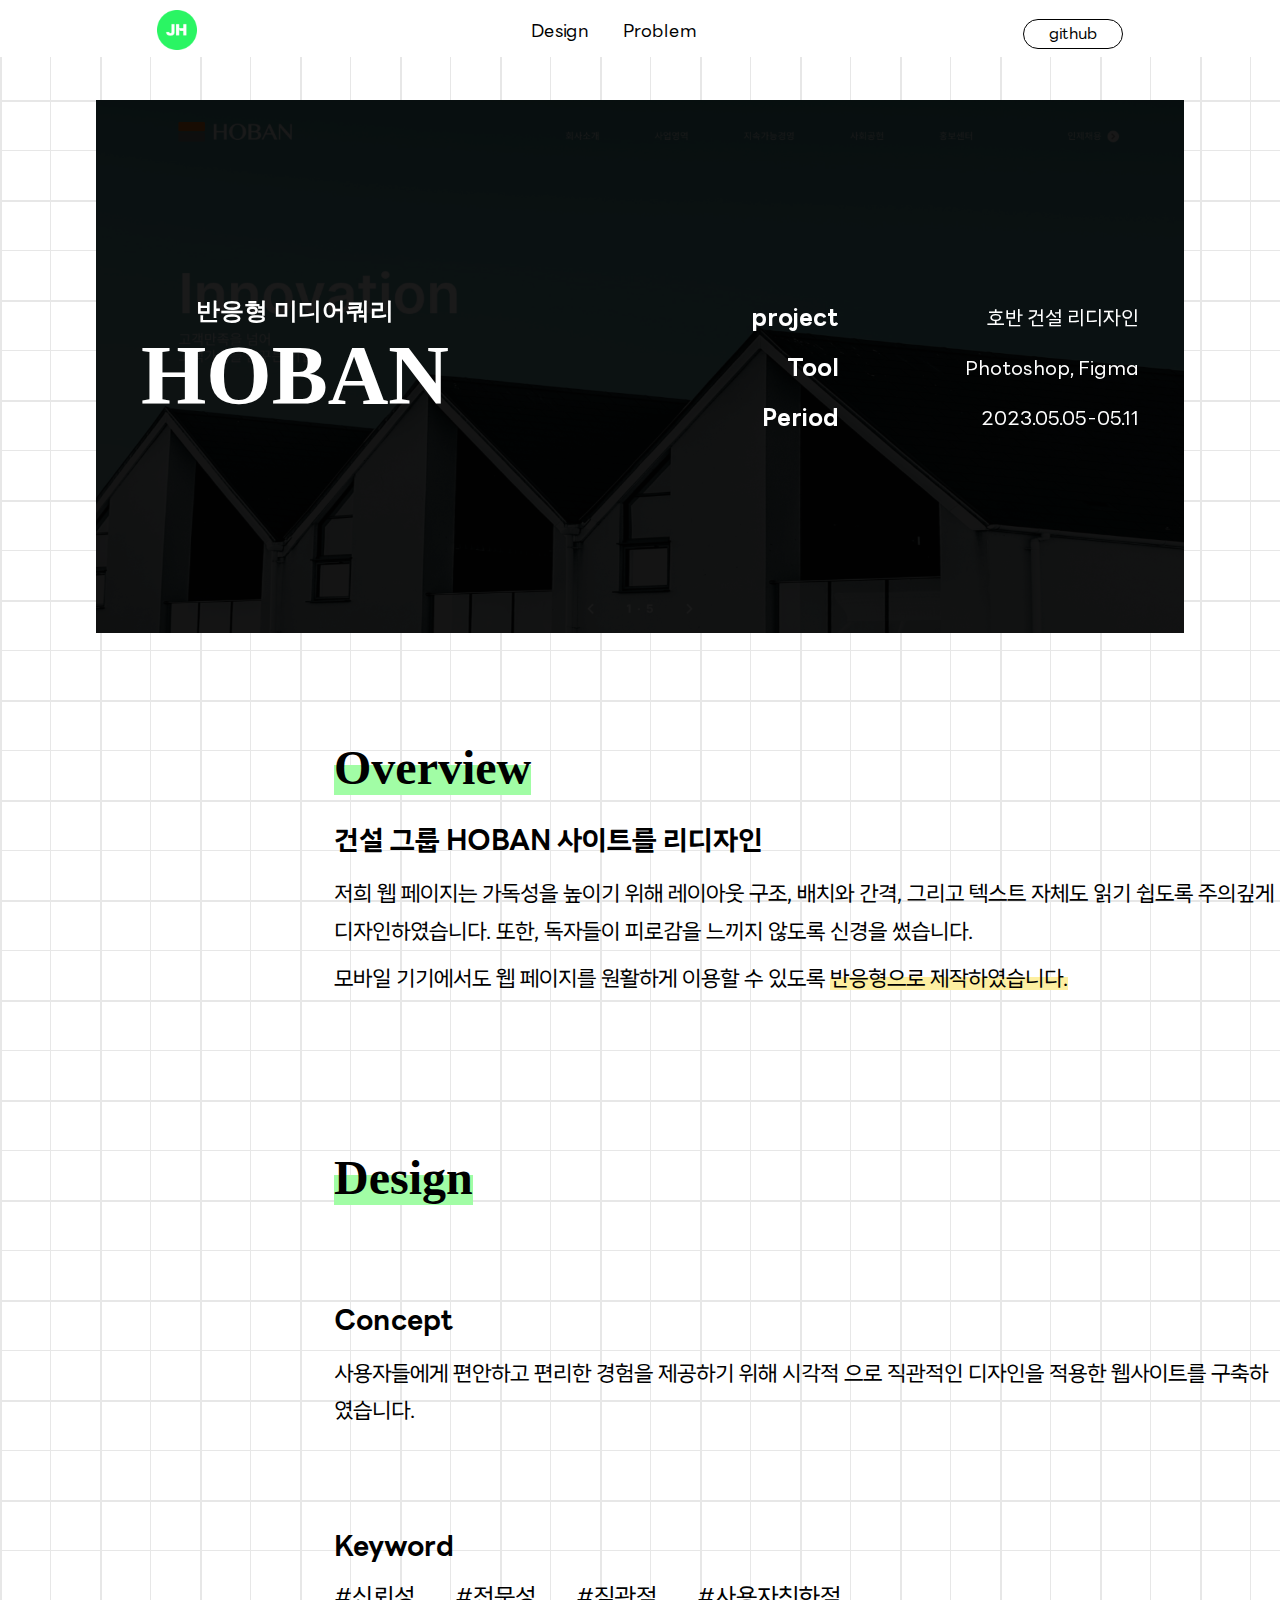
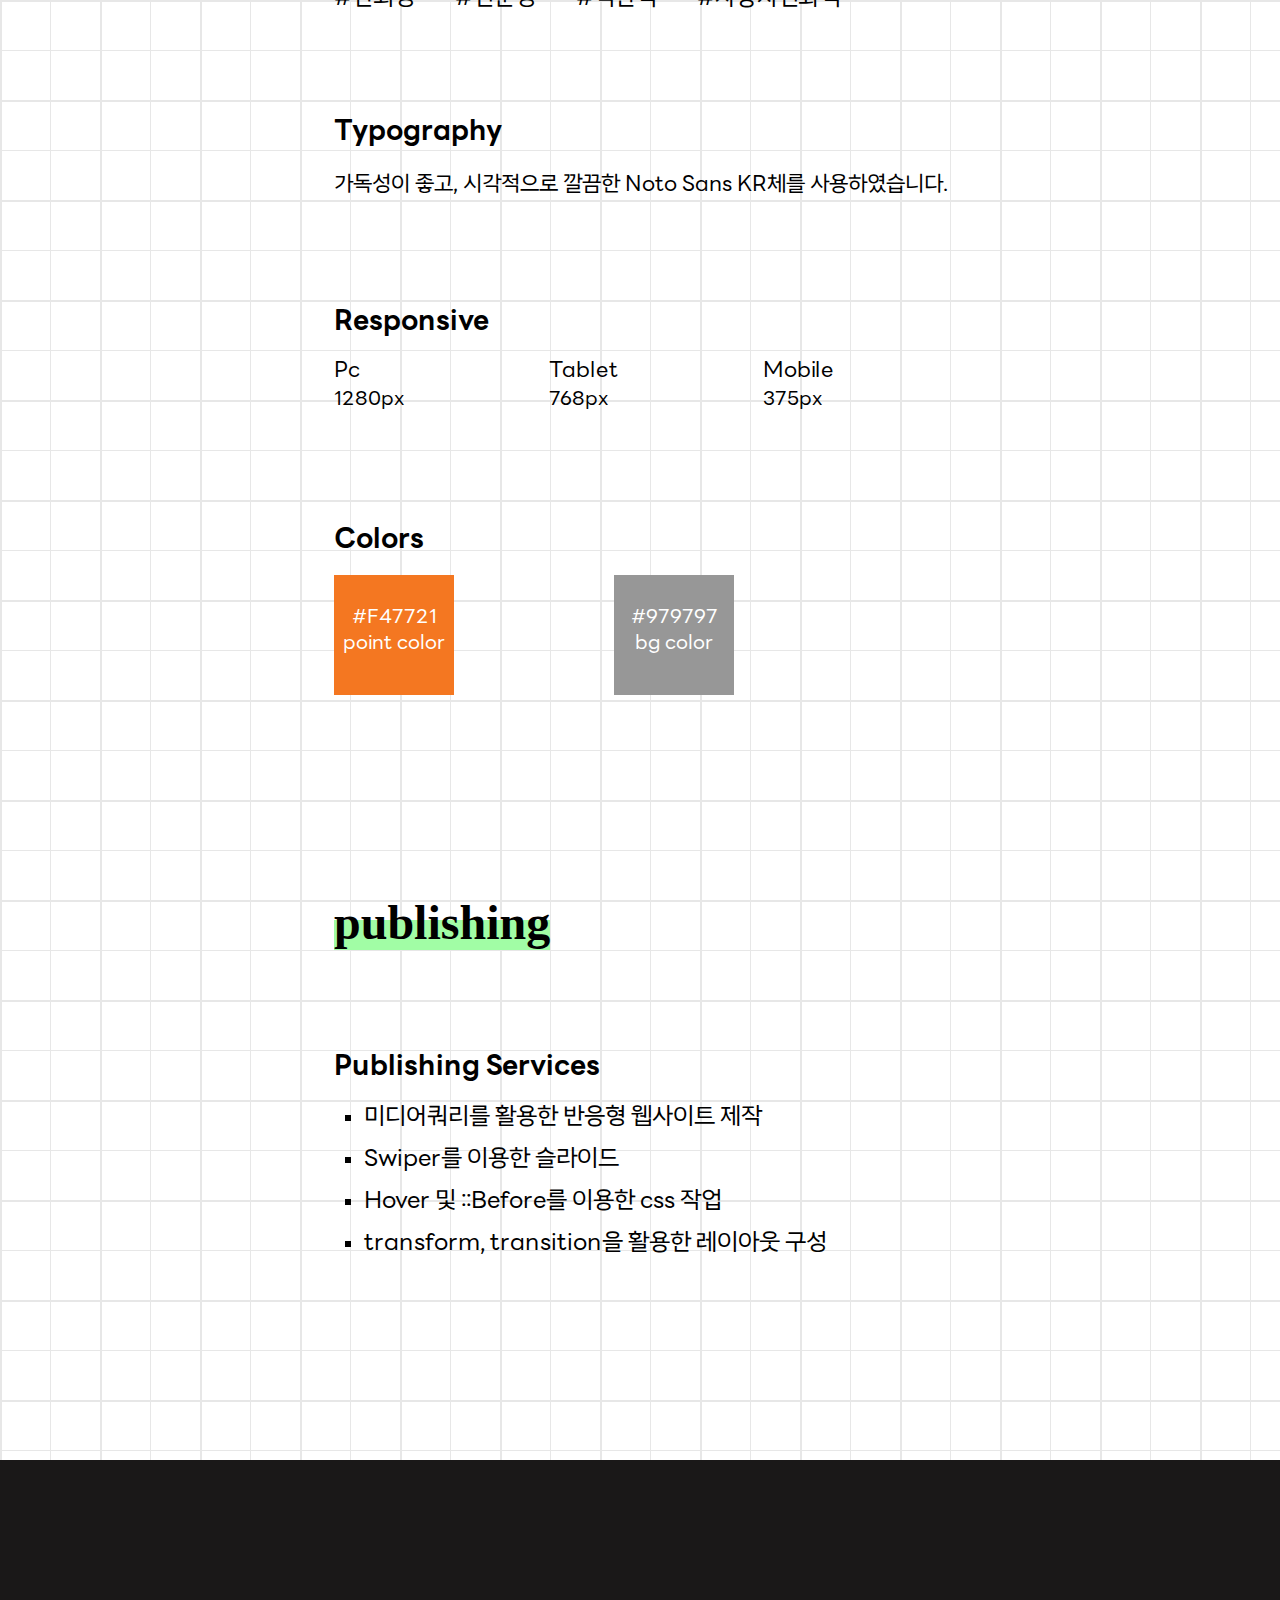
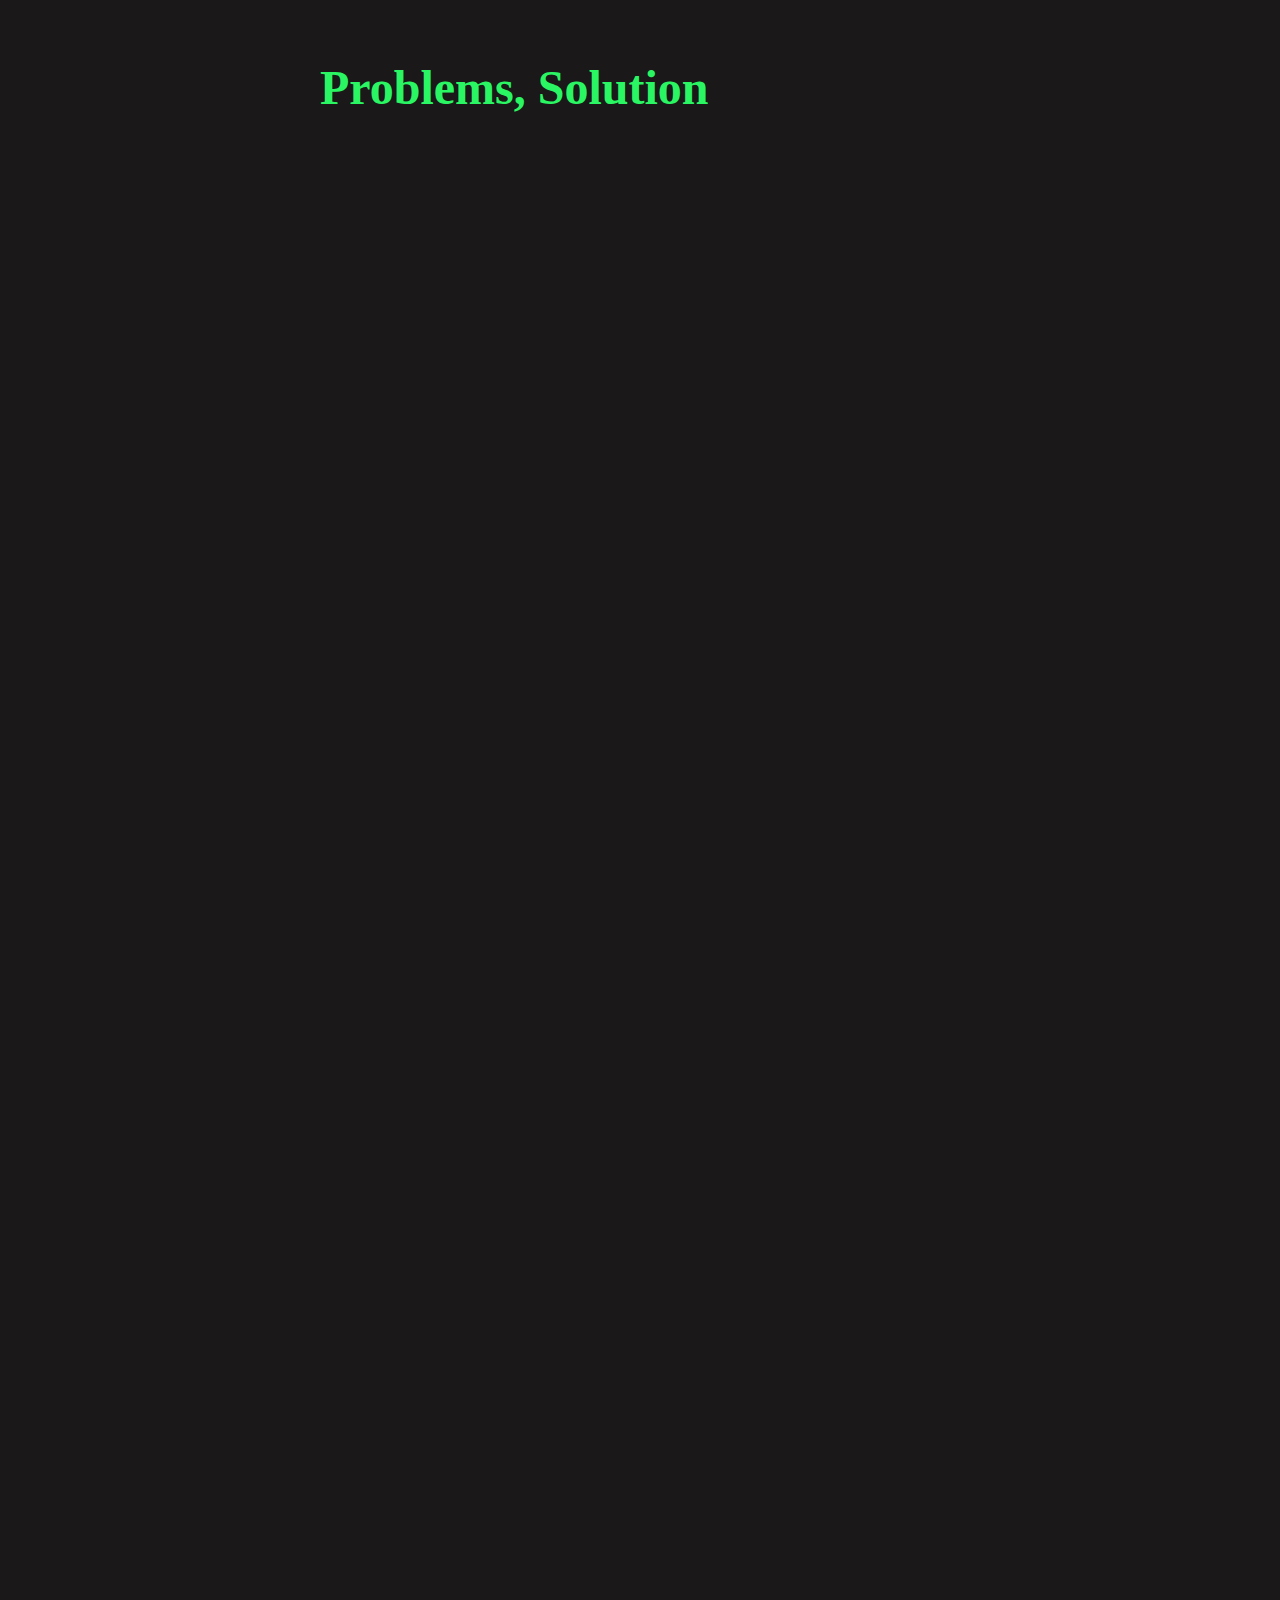
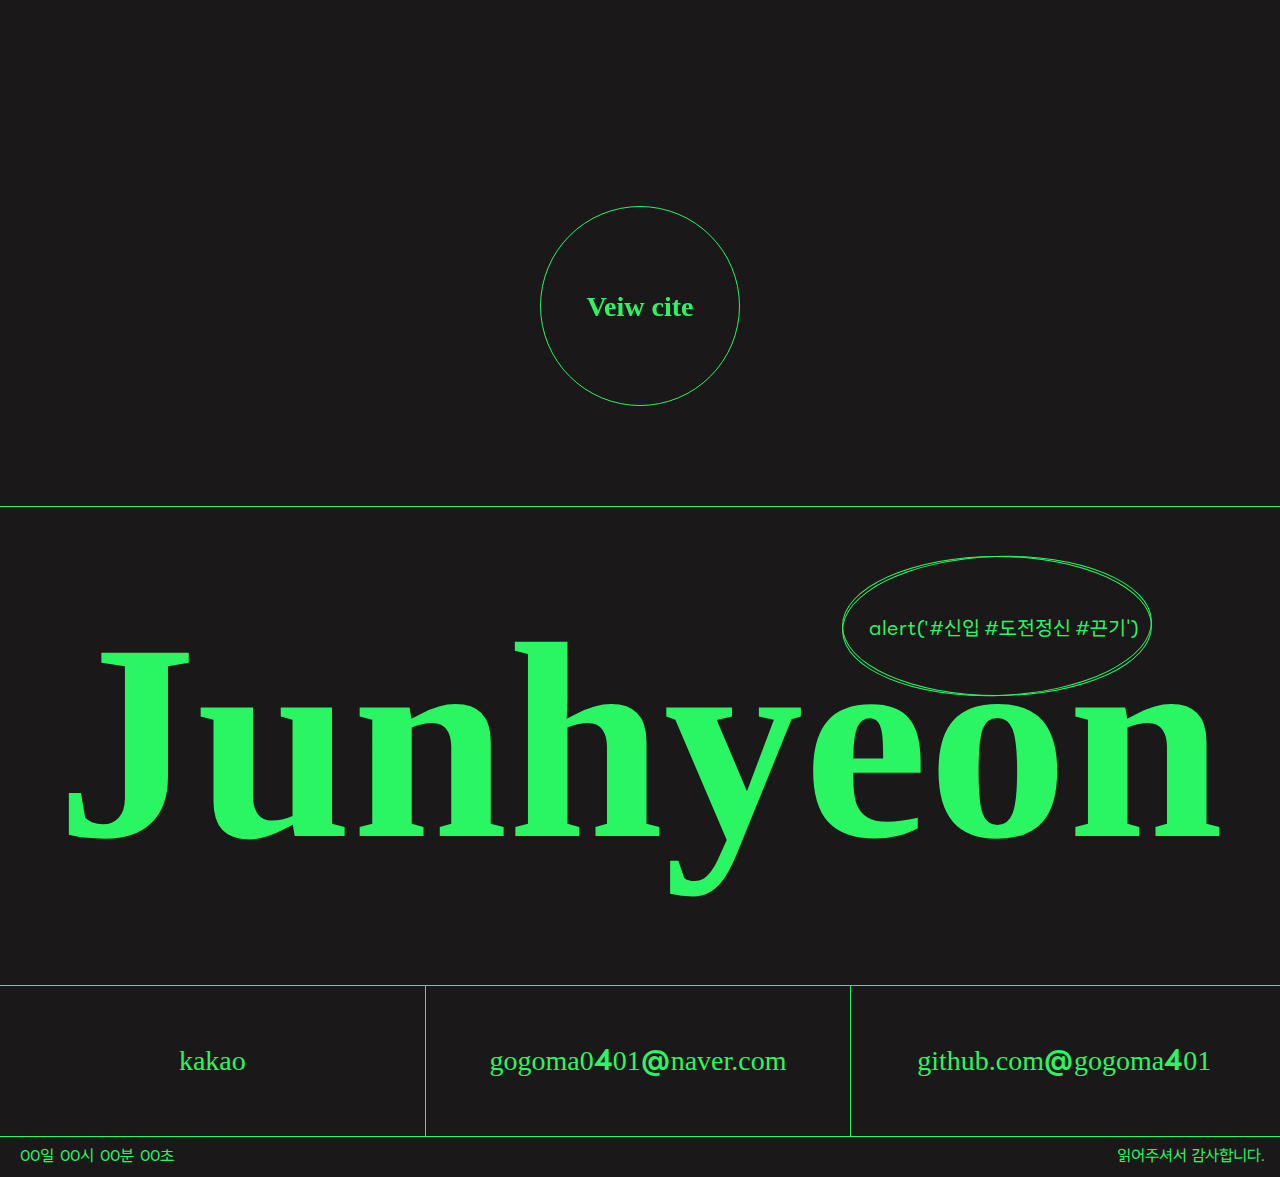
<file: new포트폴리오/o_portfolio/project1/index.html>
<!DOCTYPE html>
<html lang="en">
<head>
    <meta charset="UTF-8">
    <meta name="viewport" content="width=device-width, initial-scale=1.0">
    <title>project1</title>
    <!-- open graph -->
    <meta property="og:title" content="포트폴리오">
    <meta property="og:description" content="변준현님의 포트폴리오 입니다.">
    <meta property="og:image" content="/images/Group 48.png">
    <meta property="og:url" content="https://gogoma0401.github.io/portfolio/project1/index.html/">
    <!-- favicon -->
    <link rel="shortcut icon" href="./images/favicon.ico">
    <link rel="icon" type="image/png" sizes="32x32" href="./images/favicon-32x32.png">
    <link rel="icon" type="image/png" sizes="96x96" href="./images/favicon-96x96.png">
    <link rel="icon" type="image/png" sizes="16x16" href="./images/favicon-16x16.png">
    
    <!-- reset -->
    <link rel="stylesheet" href="../common/style/minireset.min.css">
    <!-- font -->
    <link rel="stylesheet" href="../common/style/fonts.css">
    <!-- aos -->
    <link rel="stylesheet" href="https://unpkg.com/aos@2.3.1/dist/aos.css">
    <!-- 마우스 -->
    <link rel="stylesheet" href="./cursor.css">
    <!-- sub css -->
    <link rel="stylesheet" href="./index.css">
    
    <!-- script -->
    <link rel="stylesheet" href="../common/style/jquery-3.7.0.min.js">
    <!-- aos -->
    <script src="https://unpkg.com/aos@2.3.1/dist/aos.js"></script>
    <!-- 마우스 -->
    <script defer src="./custom-cursor.js"></script> 
    <!-- sub script -->
    <script defer src="./index.css"></script>
    <body>
        
</head>
<body>
    <!--커스텀 커서 시작-->
    <div id="custom_cursor" class="custom-cursor">
        <div class="custom-cursor-icon"></div>
    </div>
    <!--커스텀 커서 끝--->
    <header>
        <ul>
            <li><a href="../index.html"><img src="./images/Group 48.png" alt="logo"></a></li>
            <li>
                <ul class="gnb">
                    <li><a href="#design">Design</a></li>
                    <li><a href="#problem">Problem</a></li>
                </ul>
            </li>
            <li><a href="https://github.com/gogoma0401/portfolio">github</a></li>
        </ul>
    </header>
    <main>
        <div class="box">
           <img src="./images/subimg1.png">
           <div class="head_line">
            <ul class="txt">
                <li>
                    반응형 미디어쿼리
                </li>
                <li>
                    HOBAN
                </li>
            </ul>
            <ul class="sub">
                <li>project
                    <ul>
                        <li>호반 건설 리디자인</li>
                    </ul>
                </li>
                <li>Tool
                    <ul>
                        <li>Photoshop, Figma</li>
                    </ul>
                </li>
                <li>Period
                    <ul>
                        <li>2023.05.05-05.11</li>
                    </ul>
                </li>
            </ul>
        </div>
        </div>
        <div class="overview">
            <h2><span class="highlight">Overview</span></h2>
            <h3>건설 그룹 HOBAN 사이트를 리디자인</h3>
            <p>저희 웹 페이지는 가독성을 높이기 위해 레이아웃 구조, 배치와 간격,
                그리고 텍스트 자체도 읽기 쉽도록 주의깊게 디자인하였습니다. 또한, 독자들이 피로감을 느끼지 않도록 신경을 썼습니다.</p>
            <p id="design">모바일 기기에서도 웹 페이지를 원활하게 이용할 수 있도록 <span class="highlight2">반응형으로 제작하였습니다.</span></p>
        </div>
        <div class="design">
            <h2><span class="highlight">Design</span></h2>
            <div class="concept">
                <h3>Concept</h3>
                <p>사용자들에게 편안하고 편리한 경험을 제공하기 위해 시각적
                으로 직관적인 디자인을 적용한 웹사이트를 구축하였습니다.</span></p>
            </div>
            <div class="keyword">
                <h3>Keyword</h3>
                <ul>
                    <li>#신뢰성</li>
                    <li>#전문성</li>
                    <li>#직관적</li>
                    <li>#사용자친화적</li>
                </ul>
            </div>
            <div class="typographty">
                <h3>Typography</h3>
                <p>가독성이 좋고, 시각적으로 깔끔한
                Noto Sans KR체를 사용하였습니다.</p>
            </div>
            <div class="responsive">
                <h3>Responsive</h3>
                <ul>
                    <li>Pc
                        <ul>
                            <li>1280px</li>
                        </ul>
                    </li>
                    <li>Tablet
                        <ul>
                            <li>768px</li>
                        </ul>
                    </li>
                    <li>Mobile
                        <ul>
                            <li>375px</li>
                        </ul> 
                    </li>
                </ul>
            </div>
            <div class="colors">
                <h3>Colors</h3>
                <div class="container">
                    <div class="color color1">
                        <ul>
                            <li>#F47721</li>
                            <li>point color</li>
                        </ul>
                    </div>
                    <div class="color color2">
                         <ul>
                            <li>#979797</li>
                            <li>bg color</li>
                         </ul>
                    </div>
                </div>
            </div>
            <div class="publishing">
                <h2><span class="highlight">publishing</span></h2>
                <h3>Publishing Services</h3>
                <ul>
                    <li>미디어쿼리를 활용한 반응형 웹사이트 제작</li>
                    <li>Swiper를 이용한 슬라이드 </li>
                    <li>Hover 및 ::Before를 이용한 css 작업</li>
                    <li>transform, transition을 활용한 레이아웃 구성</li>
                </ul>
            </div>
        </div>

        <div class="problem" id="problem">
            <h2>Problems, Solution</h2>
                <div class="problems1" data-aos="fade-right">
                    <div class="txt">
                        <h3>디바이스 호환성을 위해 어떻게 했나요?</h3>
                        <h4>원하는 위치에 컨텐츠가 배치되지 않거나 계속해서 구조가 파괴되는 문제가 발생했지만, class 명이나 HTML 구조를 체계적으로 정리하여 충돌을 최소화 시킴</h4>
                    </div>
                </div>

                <div class="problems1 problems1_1" data-aos="fade-right">
                    <div class="txt">
                        <h3>스크립트가 안되었을때의 문제?</h3>
                        <h4>네비게이션 및 페이징 요소를 지정하고 구성함으로써 문제를 해결</h4>
                    </div>
                </div>

                <div class="problems2" data-aos="fade-right">
                    <div class="txt">
                        <h3>스와이퍼 이미지의 구현?</h3>
                        <h4>사용자가 직접 페이지를 넘기면 동작하지 않는 문제가 생겨, disableOnInteraction: false 값을 주어 문제를 해결</h4>
                    </div>
                    <img src="./images/problem1.png" alt="스와이퍼 코딩화면">
                </div>
                
           
            <div data-aos="fade-up" data-aos-anchor-placement="top-bottom">
                <div class="review">
                        <h2>Review</h2>
                        <p>공부하고 처음으로  반응형 웹사이트를 제작 했습니다.</p>
                        <p>설계할때 모바일, 태블릿, 웹에 대한 미디어 특성의 이해와, 그 외의 요소들을 구현하기 위해 animation, flex  등 요소의 배치에 대한 고민도 하고, 수정 및 보완 과정을 겪으면서 추후 작업에 더 많은 기술요소들을 활용 할 수 있을 것 같다.</p>
                </div>
            </div>

            <div class="veiw">
                <h2><a href="../hoban/index.html" target="_blank">Veiw cite</a></h2>
            </div>
        </div>

    <section>
        <div class="introduce">
            <div class="circle circle3"></div>
            <div class="circle circle4"></div>
            <div class="circle_txt">
                <p>alert('#신입 #도전정신 #끈기')</p>
            </div>
            <ul>
                <li>Junhyeon</li>
                <li class="paper"><a href="">kakao</a>
                    <ul>
                        <li>
                            <div class="sticker-hover __web-inspector-hide-shortcut__">
                                <div class="sticker part" data-type="1" data-num="1" data-order="1"
                                    style="transform: translate(0px, 380px) rotate(80.94deg);"><img
                                        src="./images/sticker1.png"></div>
    
                                <div class="sticker part" data-type="1" data-num="2" data-order="6"
                                    style="transform: translate(0px, 380px) rotate(-26.37deg);"><img
                                        src="./images/sticker1.png"></div>
    
                                <div class="sticker part" data-type="1" data-num="3" data-order="8"
                                    style="transform: translate(0px, 380px) rotate(52.22deg);"><img
                                        src="./images/sticker1.png"></div>
    
                                <div class="sticker part" data-type="1" data-num="4" data-order="15"
                                    style="transform: translate(0px, 380px) rotate(53.76deg);"><img
                                        src="./images/sticker1.png"></div>
    
                                <div class="sticker part" data-type="2" data-num="1" data-order="10"
                                    style="transform: translate(0px, 380px) rotate(39.57deg);"><img
                                        src="./images/sticker2.png"></div>
    
                                <div class="sticker part" data-type="2" data-num="2" data-order="3"
                                    style="transform: translate(0px, 380px) rotate(1.02deg);"><img
                                        src="./images/sticker2.png"></div>
    
                                <div class="sticker part" data-type="2" data-num="3" data-order="7"
                                    style="transform: translate(0px, 380px) rotate(-94.56deg);"><img
                                        src="./images/sticker2.png"></div>
    
                                <div class="sticker part" data-type="2" data-num="4" data-order="12"
                                    style="transform: translate(0px, 380px) rotate(39.37deg);"><img
                                        src="./images/sticker2.png"></div>
    
                                <div class="sticker part" data-type="2" data-num="5" data-order="11"
                                    style="transform: translate(0px, 380px) rotate(59.53deg);"><img
                                        src="./images/sticker2.png"></div>
    
                                <div class="sticker part" data-type="3" data-num="1" data-order="13"
                                    style="transform: translate(0px, 380px) rotate(0.36deg);"><img
                                        src="./images/sticker3.png"></div>
    
                                <div class="sticker part" data-type="4" data-num="1" data-order="4"
                                    style="transform: translate(0px, 380px) rotate(22.62deg);"><img
                                        src="./images/sticker4.png"></div>
    
                                <div class="sticker part" data-type="4" data-num="2" data-order="14"
                                    style="transform: translate(0px, 380px) rotate(-50.68deg);"><img
                                        src="./images/sticker5.png"></div>
    
                                <div class="sticker part" data-type="5" data-num="1" data-order="2"
                                    style="transform: translate(0px, 380px) rotate(56.69deg);"><img
                                        src="./images/sticker5.png"></div>
    
                                <div class="sticker part" data-type="5" data-num="2" data-order="5"
                                    style="transform: translate(0px, 380px) rotate(-62.45deg);"><img
                                        src="./images/sticker5.png"></div>
    
                                <div class="sticker part" data-type="5" data-num="3" data-order="9"
                                    style="transform: translate(0px, 380px) rotate(59.43deg);"><img
                                        src="./images/sticker5.png"></div>
    
                                <div class="sticker part" data-type="5" data-num="4" data-order="16"
                                    style="transform: translate(0px, 380px) rotate(71.17deg);"><img
                                        src="./images/sticker5.png"></div>
                            </div>
                        </li>
                    </ul>
                </li>
                <li class="paper"><a href="">gogoma0<span class="new_type">4</span>01<span
                            class="new_type">@</span>naver.com</a>
                    <ul>
                        <li>
                            <div class="sticker-hover __web-inspector-hide-shortcut__">
                                <div class="sticker part" data-type="1" data-num="1" data-order="1"
                                    style="transform: translate(0px, 380px) rotate(80.94deg);"><img
                                        src="./images/sticker1.png"></div>
    
                                <div class="sticker part" data-type="1" data-num="2" data-order="6"
                                    style="transform: translate(0px, 380px) rotate(-26.37deg);"><img
                                        src="./images/sticker1.png"></div>
    
                                <div class="sticker part" data-type="1" data-num="3" data-order="8"
                                    style="transform: translate(0px, 380px) rotate(52.22deg);"><img
                                        src="./images/sticker1.png"></div>
    
                                <div class="sticker part" data-type="1" data-num="4" data-order="15"
                                    style="transform: translate(0px, 380px) rotate(53.76deg);"><img
                                        src="./images/sticker1.png"></div>
    
                                <div class="sticker part" data-type="2" data-num="1" data-order="10"
                                    style="transform: translate(0px, 380px) rotate(39.57deg);"><img
                                        src="./images/sticker2.png"></div>
    
                                <div class="sticker part" data-type="2" data-num="2" data-order="3"
                                    style="transform: translate(0px, 380px) rotate(1.02deg);"><img
                                        src="./images/sticker2.png"></div>
    
                                <div class="sticker part" data-type="2" data-num="3" data-order="7"
                                    style="transform: translate(0px, 380px) rotate(-94.56deg);"><img
                                        src="./images/sticker2.png"></div>
    
                                <div class="sticker part" data-type="2" data-num="4" data-order="12"
                                    style="transform: translate(0px, 380px) rotate(39.37deg);"><img
                                        src="./images/sticker2.png"></div>
    
                                <div class="sticker part" data-type="2" data-num="5" data-order="11"
                                    style="transform: translate(0px, 380px) rotate(59.53deg);"><img
                                        src="./images/sticker2.png"></div>
    
                                <div class="sticker part" data-type="3" data-num="1" data-order="13"
                                    style="transform: translate(0px, 380px) rotate(0.36deg);"><img
                                        src="./images/sticker3.png"></div>
    
                                <div class="sticker part" data-type="4" data-num="1" data-order="4"
                                    style="transform: translate(0px, 380px) rotate(22.62deg);"><img
                                        src="./images/sticker4.png"></div>
    
                                <div class="sticker part" data-type="4" data-num="2" data-order="14"
                                    style="transform: translate(0px, 380px) rotate(-50.68deg);"><img
                                        src="./images/sticker5.png"></div>
    
                                <div class="sticker part" data-type="5" data-num="1" data-order="2"
                                    style="transform: translate(0px, 380px) rotate(56.69deg);"><img
                                        src="./images/sticker5.png"></div>
    
                                <div class="sticker part" data-type="5" data-num="2" data-order="5"
                                    style="transform: translate(0px, 380px) rotate(-62.45deg);"><img
                                        src="./images/sticker5.png"></div>
    
                                <div class="sticker part" data-type="5" data-num="3" data-order="9"
                                    style="transform: translate(0px, 380px) rotate(59.43deg);"><img
                                        src="./images/sticker5.png"></div>
    
                                <div class="sticker part" data-type="5" data-num="4" data-order="16"
                                    style="transform: translate(0px, 380px) rotate(71.17deg);"><img
                                        src="./images/sticker5.png"></div>
                            </div>
                        </li>
                    </ul>
                </li>
                <li class="paper"><a href="https://github.com/gogoma0401/portfolio">github.com<span
                            class="new_type">@</span>gogoma<span class="new_type">4</span>01</a>
                    <ul>
                        <li>
                            <div class="sticker-hover __web-inspector-hide-shortcut__">
                                <div class="sticker part" data-type="1" data-num="1" data-order="1"
                                    style="transform: translate(0px, 380px) rotate(80.94deg);"><img
                                        src="./images/sticker1.png"></div>
    
                                <div class="sticker part" data-type="1" data-num="2" data-order="6"
                                    style="transform: translate(0px, 380px) rotate(-26.37deg);"><img
                                        src="./images/sticker1.png"></div>
    
                                <div class="sticker part" data-type="1" data-num="3" data-order="8"
                                    style="transform: translate(0px, 380px) rotate(52.22deg);"><img
                                        src="./images/sticker1.png"></div>
    
                                <div class="sticker part" data-type="1" data-num="4" data-order="15"
                                    style="transform: translate(0px, 380px) rotate(53.76deg);"><img
                                        src="./images/sticker1.png"></div>
    
                                <div class="sticker part" data-type="2" data-num="1" data-order="10"
                                    style="transform: translate(0px, 380px) rotate(39.57deg);"><img
                                        src="./images/sticker2.png"></div>
    
                                <div class="sticker part" data-type="2" data-num="2" data-order="3"
                                    style="transform: translate(0px, 380px) rotate(1.02deg);"><img
                                        src="./images/sticker2.png"></div>
    
                                <div class="sticker part" data-type="2" data-num="3" data-order="7"
                                    style="transform: translate(0px, 380px) rotate(-94.56deg);"><img
                                        src="./images/sticker2.png"></div>
    
                                <div class="sticker part" data-type="2" data-num="4" data-order="12"
                                    style="transform: translate(0px, 380px) rotate(39.37deg);"><img
                                        src="./images/sticker2.png"></div>
    
                                <div class="sticker part" data-type="2" data-num="5" data-order="11"
                                    style="transform: translate(0px, 380px) rotate(59.53deg);"><img
                                        src="./images/sticker2.png"></div>
    
                                <div class="sticker part" data-type="3" data-num="1" data-order="13"
                                    style="transform: translate(0px, 380px) rotate(0.36deg);"><img
                                        src="./images/sticker3.png"></div>
    
                                <div class="sticker part" data-type="4" data-num="1" data-order="4"
                                    style="transform: translate(0px, 380px) rotate(22.62deg);"><img
                                        src="./images/sticker4.png"></div>
    
                                <div class="sticker part" data-type="4" data-num="2" data-order="14"
                                    style="transform: translate(0px, 380px) rotate(-50.68deg);"><img
                                        src="./images/sticker5.png"></div>
    
                                <div class="sticker part" data-type="5" data-num="1" data-order="2"
                                    style="transform: translate(0px, 380px) rotate(56.69deg);"><img
                                        src="./images/sticker5.png"></div>
    
                                <div class="sticker part" data-type="5" data-num="2" data-order="5"
                                    style="transform: translate(0px, 380px) rotate(-62.45deg);"><img
                                        src="./images/sticker5.png"></div>
    
                                <div class="sticker part" data-type="5" data-num="3" data-order="9"
                                    style="transform: translate(0px, 380px) rotate(59.43deg);"><img
                                        src="./images/sticker5.png"></div>
    
                                <div class="sticker part" data-type="5" data-num="4" data-order="16"
                                    style="transform: translate(0px, 380px) rotate(71.17deg);"><img
                                        src="./images/sticker5.png"></div>
                            </div>
                        </li>
                    </ul>
                </li>
            </ul>
        </div>
    </secti on>
    </main>
    <footer>
        <ul>
            <li>
                <ul class="timer-list">
                    <li class="date"><span>00</span>일</li>
                    <li class="hours"><span>00</span>시</li>
                    <li class="minutes"><span>00</span>분</li>
                    <li class="seconds"><span>00</span>초</li>
                </ul>
            </li>
            <li>읽어주셔서 감사합니다.</li>
        </ul>
    </footer>
    <script> 
            AOS.init(); // 자바스크립트로 init()을 해야 동작한다.
        </script>
</body>
</html>
</file>
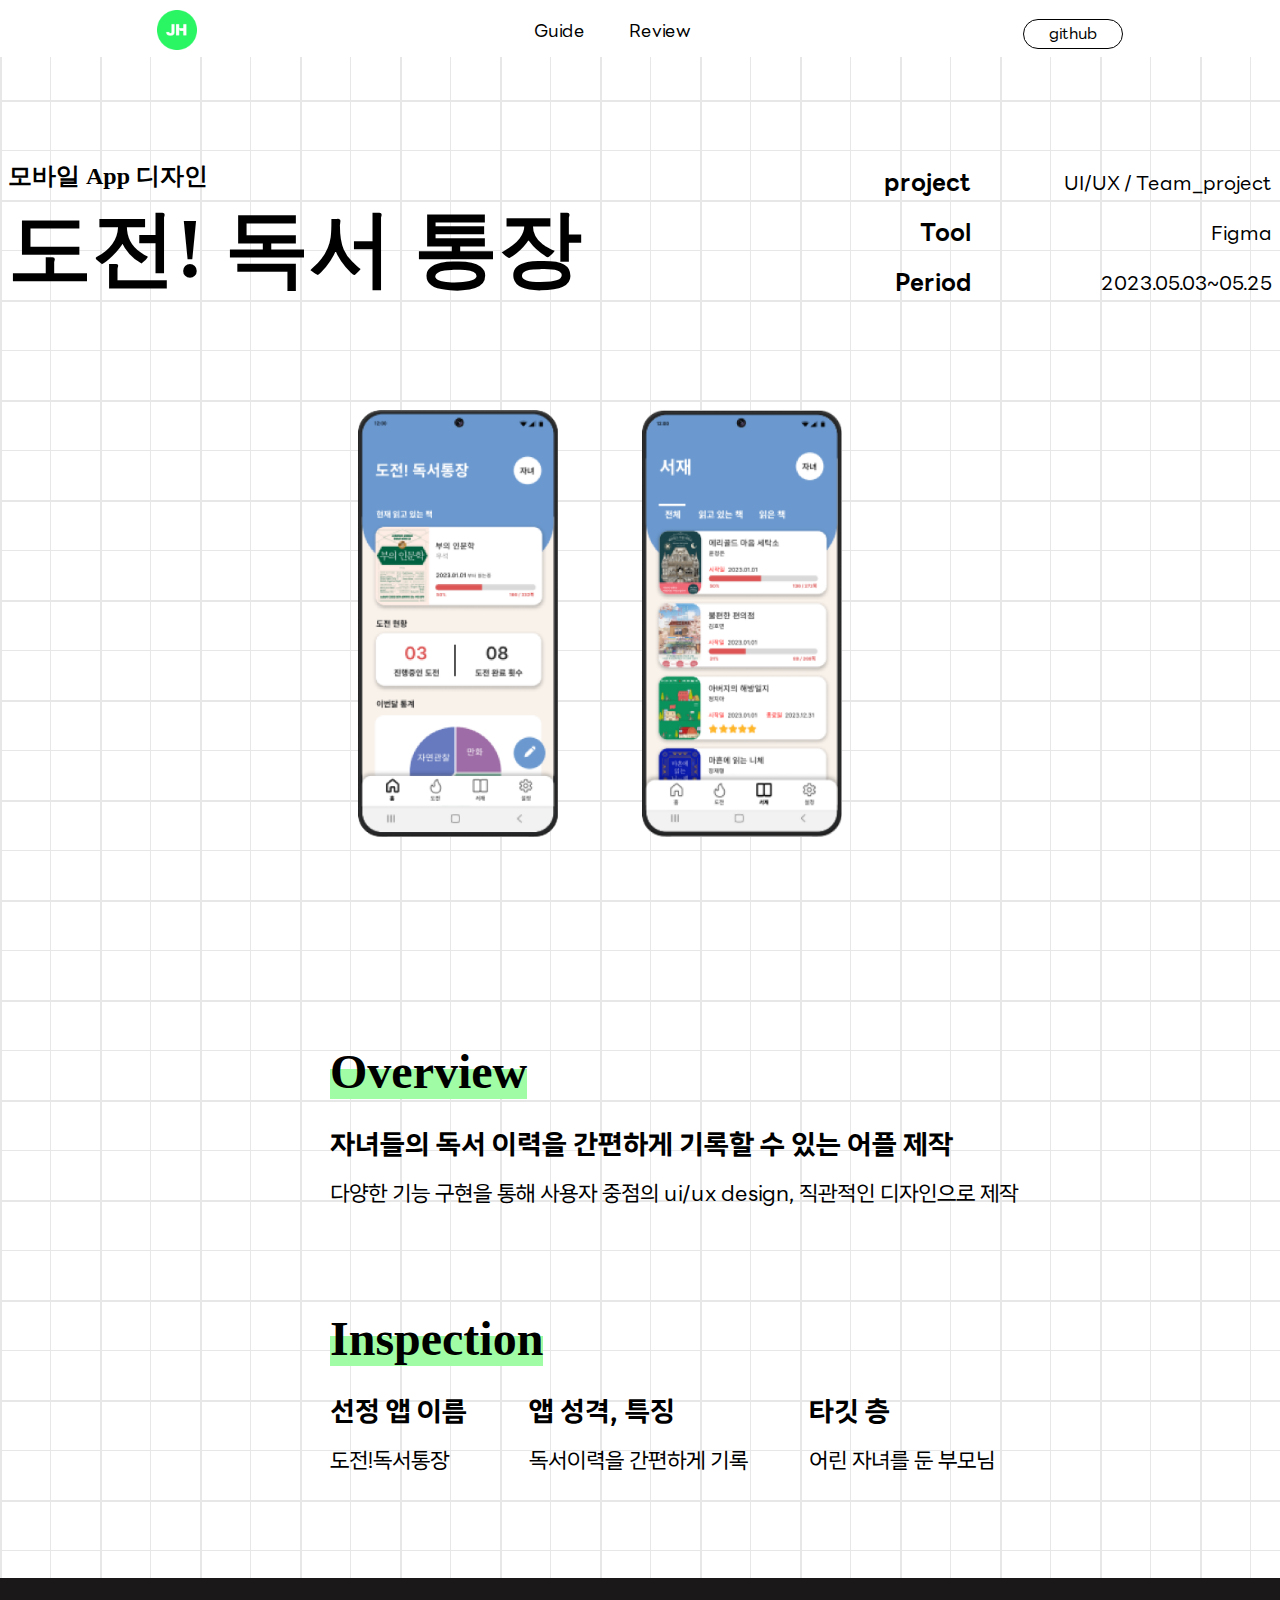
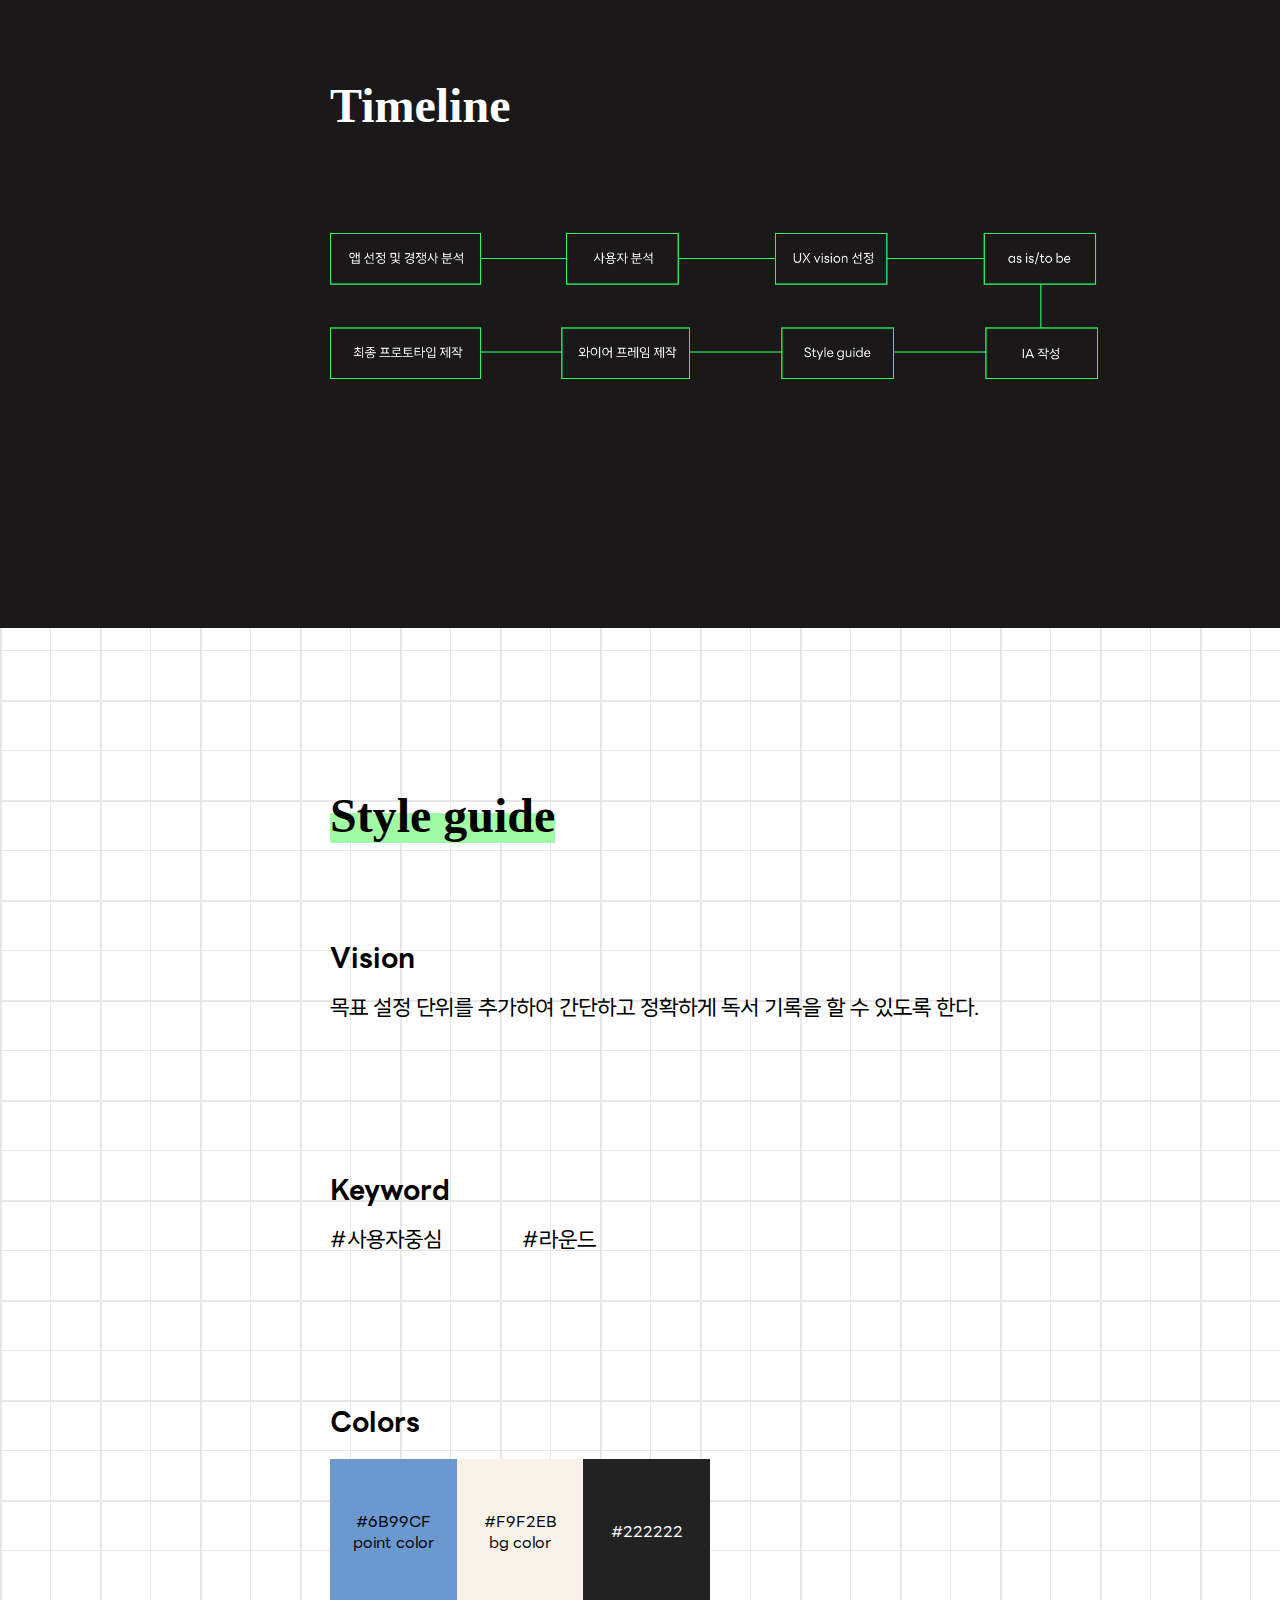
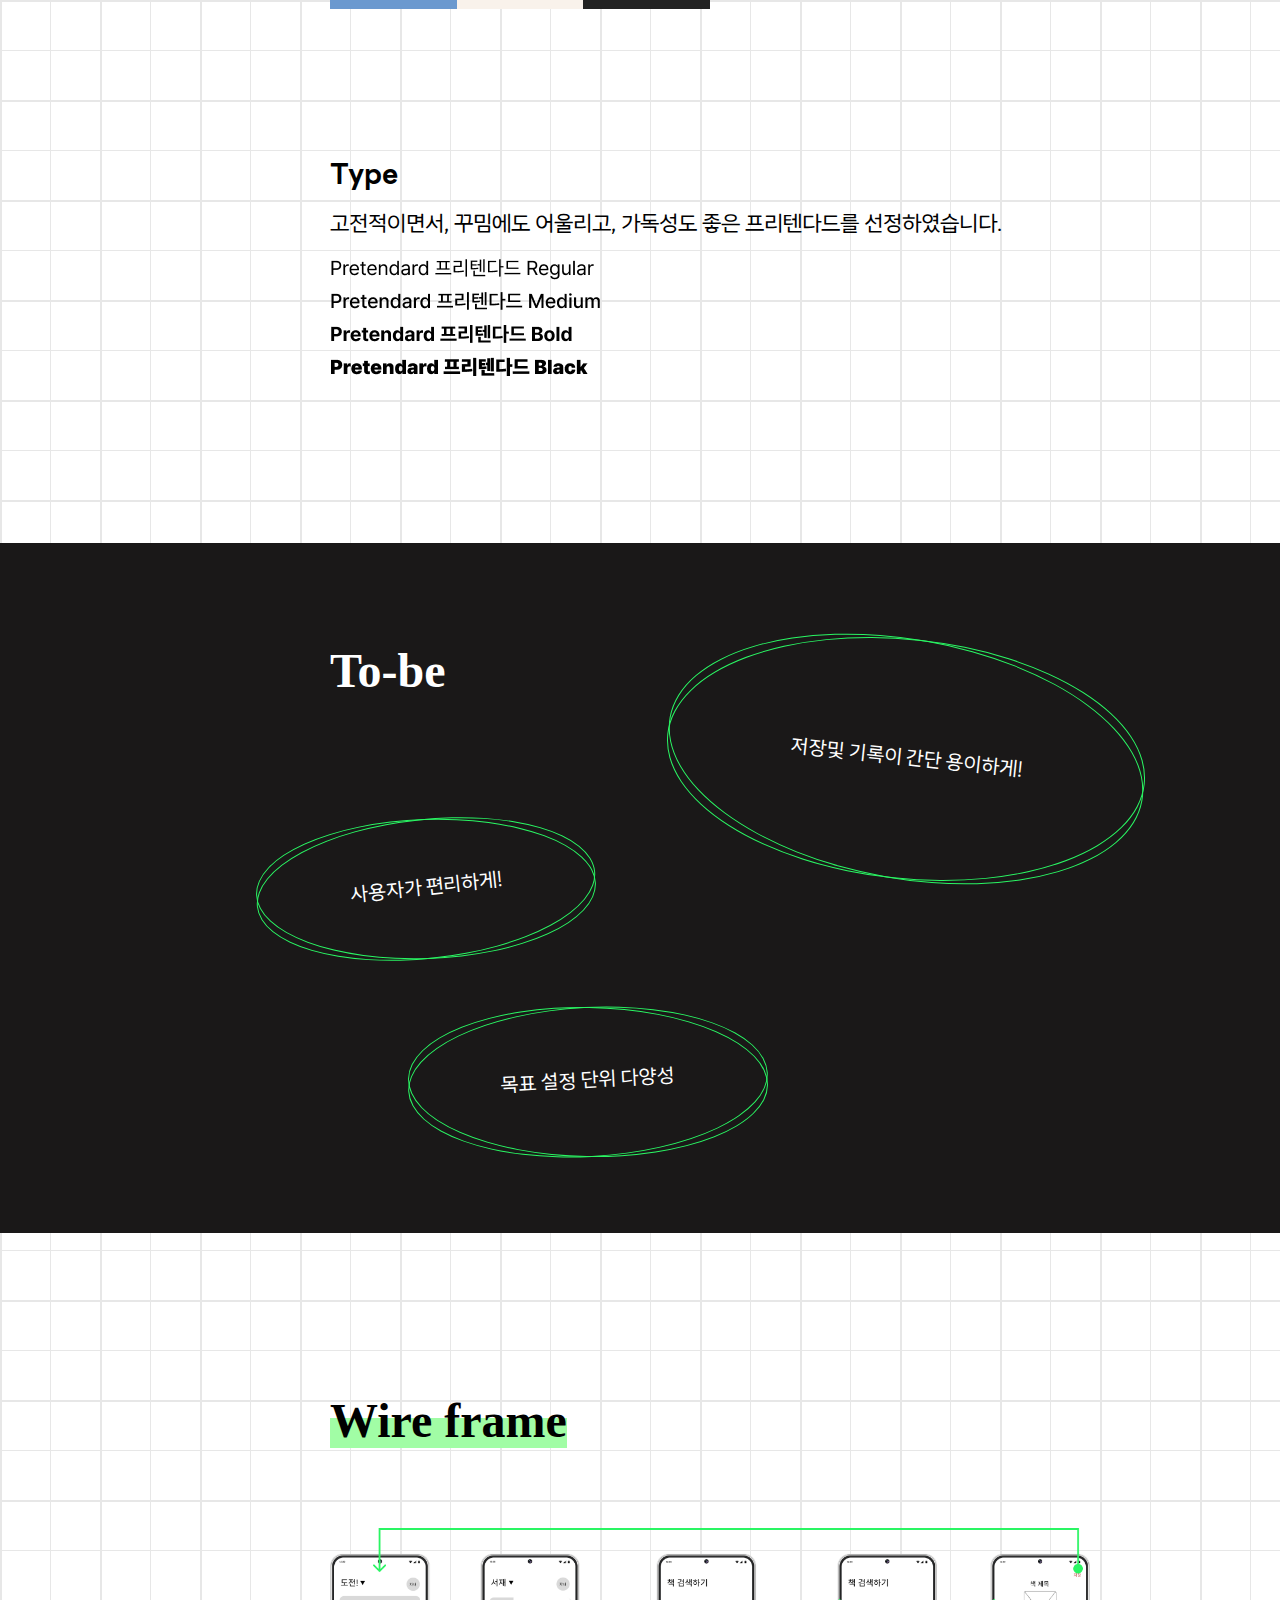
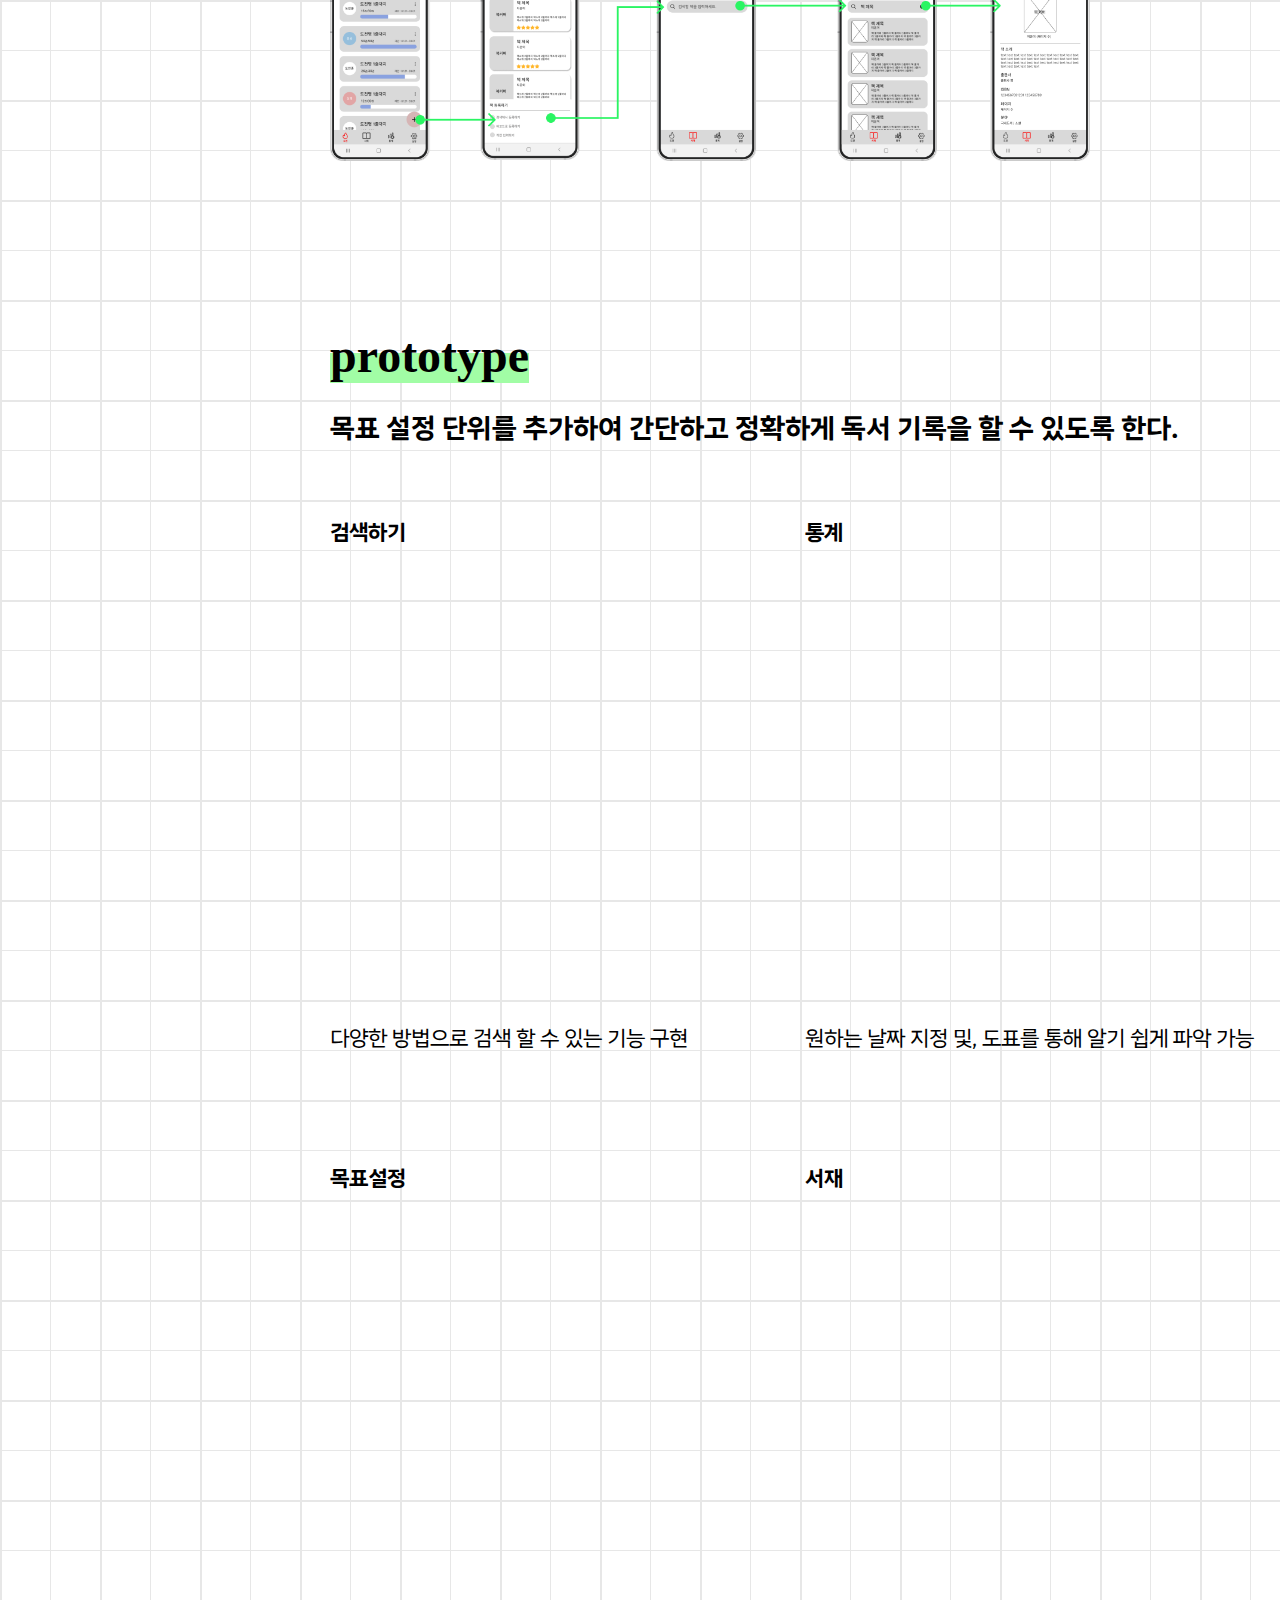
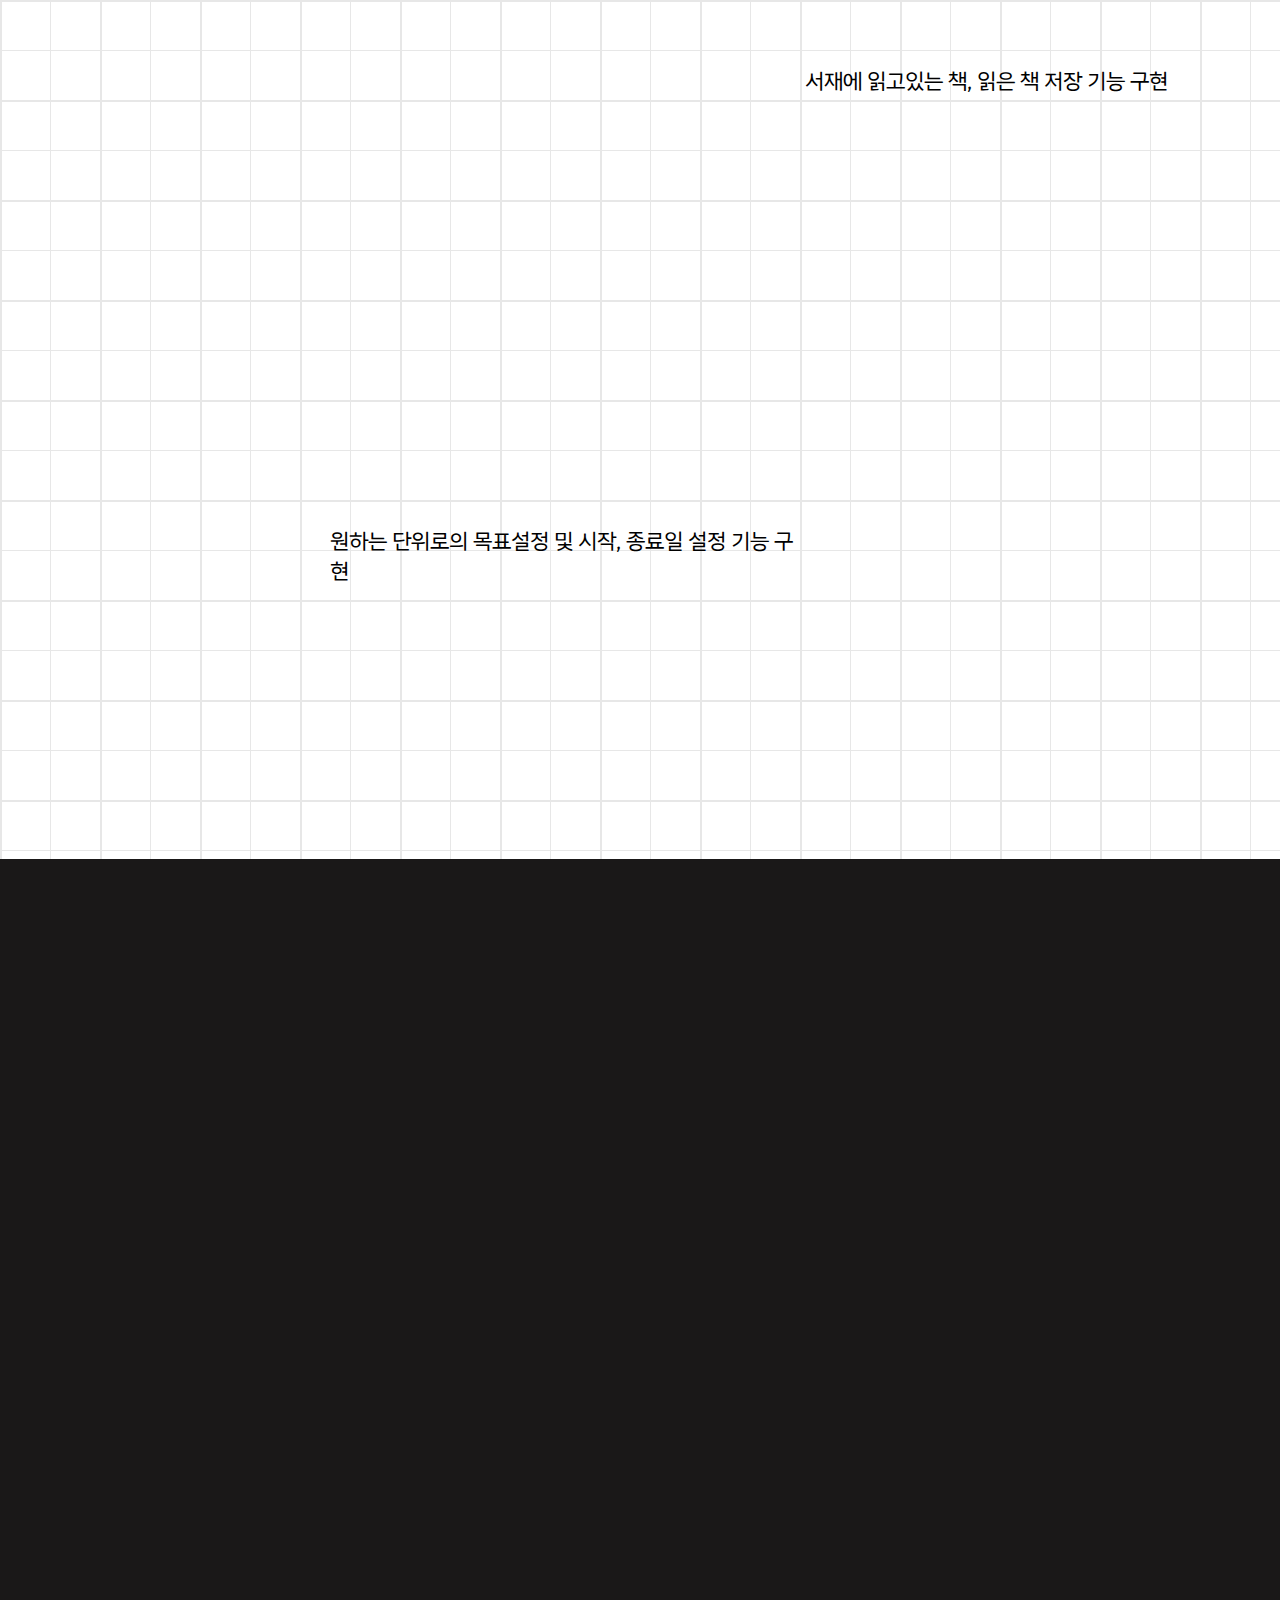
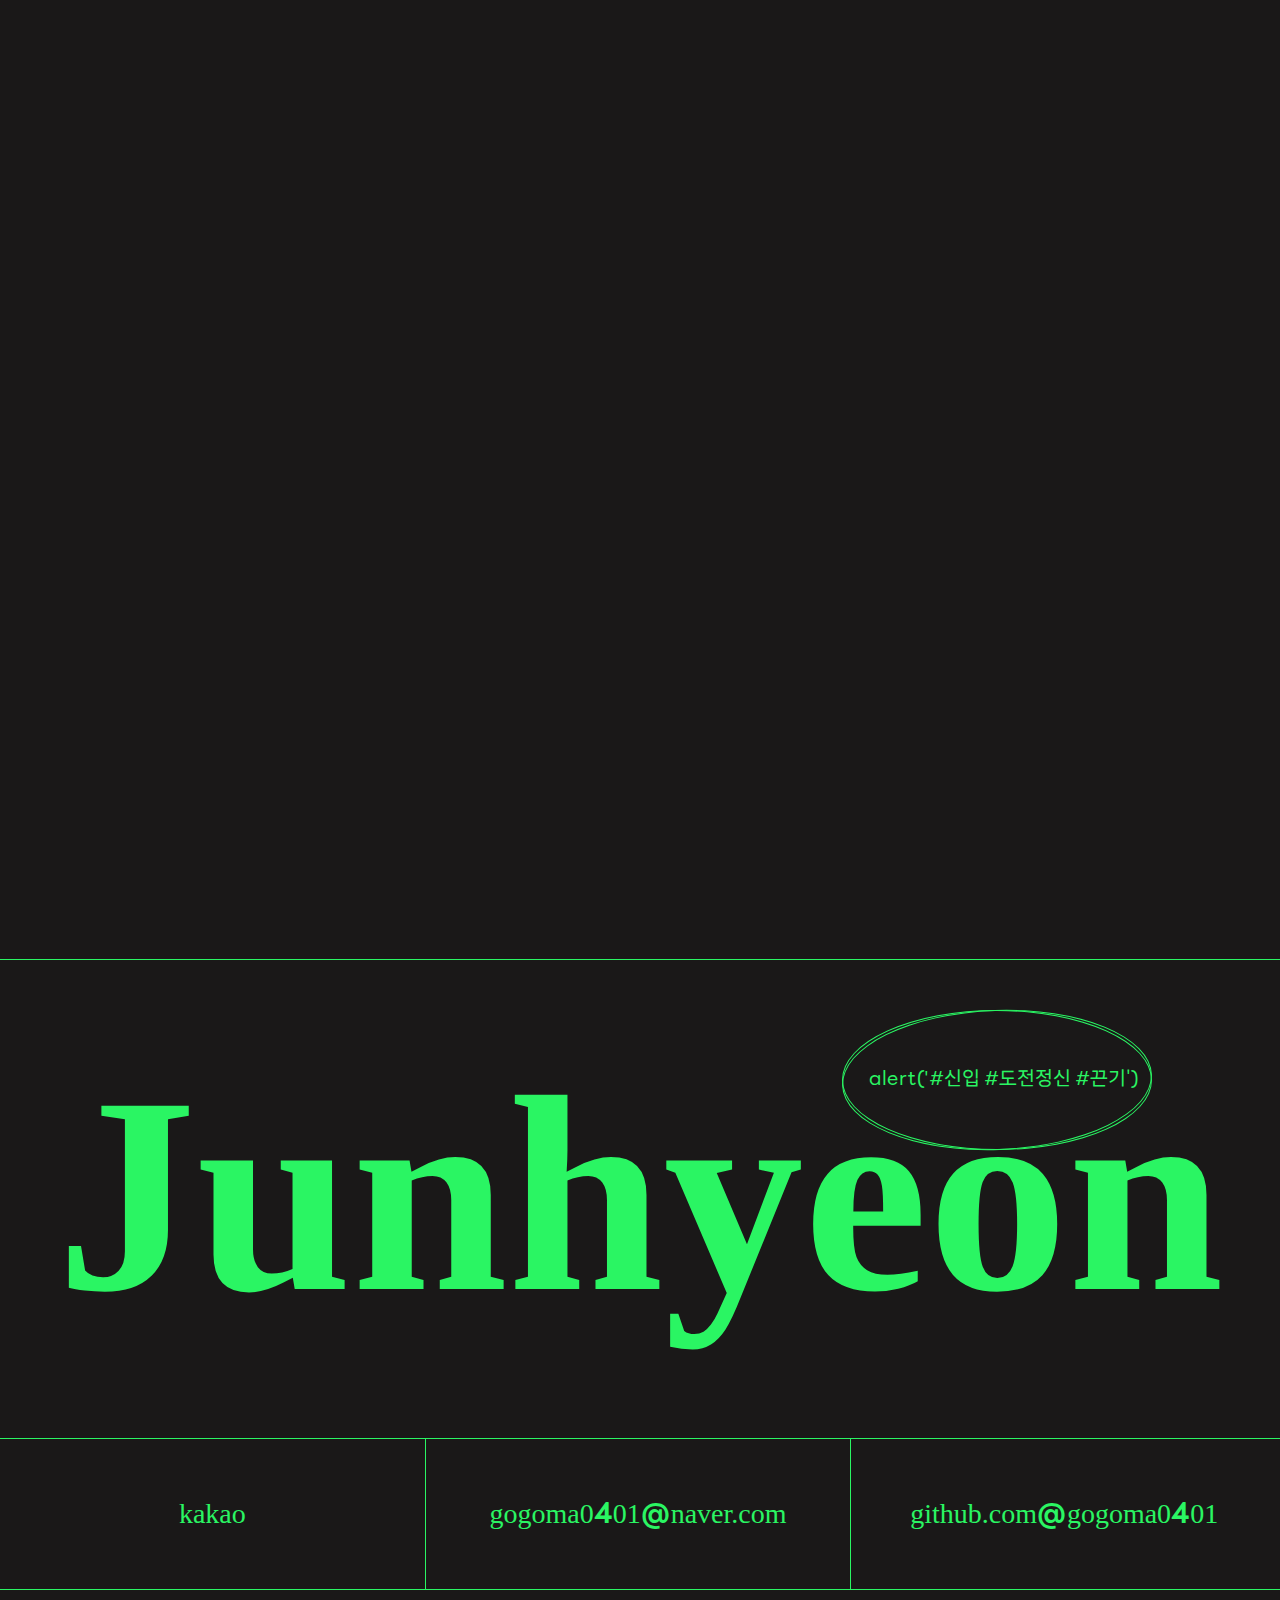
<file: new포트폴리오/o_portfolio/project2/index.html>
<!DOCTYPE html>
<html lang="en">
<head>
    <meta charset="UTF-8">
    <meta name="viewport" content="width=device-width, initial-scale=1.0">
    <title>project2</title>
    <!-- open graph -->
    <meta property="og:title" content="포트폴리오">
    <meta property="og:description" content="변준현님의 포트폴리오 입니다.">
    <meta property="og:image" content="/images/Group 48.png">
    <meta property="og:url" content="https://gogoma0401.github.io/portfolio/project2/index.html/">
    <!-- favicon -->
    <link rel="shortcut icon" href="./images/favicon.ico">
    <link rel="icon" type="image/png" sizes="32x32" href="./images/favicon-32x32.png">
    <link rel="icon" type="image/png" sizes="96x96" href="./images/favicon-96x96.png">
    <link rel="icon" type="image/png" sizes="16x16" href="./images/favicon-16x16.png">
    
    <!-- reset -->
    <link rel="stylesheet" href="../common/style/minireset.min.css">
    <!-- font -->
    <link rel="stylesheet" href="../common/style/fonts.css">
    <!-- aos -->
    <link rel="stylesheet" href="https://unpkg.com/aos@2.3.1/dist/aos.css">
     <!-- 마우스 -->
    <link rel="stylesheet" href="./cursor.css">
    <!-- css -->
    <link rel="stylesheet" href="./index.css">
    
  
    <!-- script -->
    <link rel="stylesheet" href="../common/style/jquery-3.7.0.min.js">
    <!-- aos -->
    <script src="https://unpkg.com/aos@2.3.1/dist/aos.js"></script> 
     <!-- 마우스 -->
    <script defer src="./custom-cursor.js"></script>
    <!-- sub script -->
    <script defer src="./index.css"></script>
    <body>
        
</head>
<body>
    <!--커스텀 커서 시작-->
    <div id="custom_cursor" class="custom-cursor">
        <div class="custom-cursor-icon"></div>
    </div>
    <!--커스텀 커서 끝-->
    <header>
        <ul>
            <li><a href="../index.html"><img src="./images/Group 48.png" alt="logo"></a></li>
            <li>
                <ul class="gnb">
                    <li><a href="#guide">Guide</a></li>
                    <li><a href="#review">Review</a></li>
                </ul>
            </li>
            <li><a href="https://github.com/gogoma0401/portfolio">github</a></li>
        </ul>
    </header>
    <main>
        <div class="box">
           <div class="head_line">
            <ul class="txt">
                <li>
                    모바일 App 디자인
                </li>
                <li>
                    도전! 독서 통장
                </li>
            </ul>
            <ul class="sub">
                <li>project
                    <ul>
                        <li>UI/UX / Team_project</li>
                    </ul>
                </li>
                <li>Tool
                    <ul>
                        <li>Figma</li>
                    </ul>
                </li>
                <li>Period
                    <ul>
                        <li>2023.05.03~05.25</li>
                    </ul>
                </li>
            </ul>
        </div>

        <div class="main_img">
         <img src="./images/slide1.png">
         <img src="./images/slide4.png">
        </div>

        <div class="overview">
            <h2><span class="highlight">Overview</span></h2>
            <h3>자녀들의 독서 이력을 간편하게 기록할 수 있는 어플 제작</h3>
            <h4>다양한 기능 구현을  통해 사용자 중점의 ui/ux design, 직관적인 디자인으로 제작</h4>
        </div>

        <div class="inspection">
            <h2><span class="highlight">Inspection</span></h2>
            <ul>
                <li>선정 앱 이름
                    <ul>
                        <li>도전!독서통장</li>
                    </ul>
                </li>
                <li>앱 성격, 특징
                    <ul>
                        <li>독서이력을 간편하게 기록</li>
                    </ul>
                </li>
                <li>타깃 층
                    <ul>
                        <li>어린 자녀를 둔 부모님</li>
                    </ul>
                </li>
            </ul>
        </div>

        <div class="timeline">
            <h2><span class="highlight">Timeline</span></h2>
            <img src="./images/timeline.png" alt="타임라인 이미지" id="guide">
        </div>



        <div class="guide">
            <h2><span class="highlight">Style guide</span></h2>

            <div class="vision">
                <h3>Vision</h3>
                <h4>목표 설정 단위를 추가하여 간단하고 정확하게 독서 기록을 할 수 있도록 한다.</h4>
            </div>

            <div class="keyword">
                <h3>Keyword</h3>
                <div class="txt">
                <h4>#사용자중심</h4><h4>#라운드</h4>
                </div>
            </div>

            <div class="container">
                <h3>Colors</h3>
                <div class="colors">
                    <div class="color color1">
                        <ul>
                            <li>#6B99CF</li>
                            <li>point color</li>
                        </ul>
                    </div>
                    <div class="color color2">
                        <ul>
                            <li>#F9F2EB</li>
                            <li>bg color</li>
                        </ul>
                    </div>
                    <div class="color color3">
                        <ul>
                            <li>#222222</li>
                        </ul>
                    </div>
                </div>
            </div>

            <div class="type">
            <h3>Type</h3>
            <h4>고전적이면서, 꾸밈에도 어울리고, 가독성도 좋은 프리텐다드를 선정하였습니다.</h4>
            <img src="./images/type.png">      
            </div>
        </div>

        <div class="tobe">
            <h2><span class="highlight">To-be</span></h2>
            <div class="cir cir1">
                <div class="circle circle1">
                    <h4>저장및 기록이 간단 용이하게!</h4>
                </div>
                <div class="circle circle2"></div> 
            </div>
            <div class="cir cir2">
                <div class="circle circle1">
                    <h4>사용자가 편리하게!</h4>
                </div>
                <div class="circle circle2"></div> 
            </div>
            <div class="cir cir3">
                <div class="circle circle1">
                    <h4>목표 설정 단위 다양성</h4>
                </div>
                <div class="circle circle2"></div> 
            </div>
        </div>
        

       <div class="wireframe">
            <h2><span class="highlight">Wire frame</span></h2>
            <img src="./images/wireframe.png" alt="와이어 프레임">
       </div>

       <div class="prototype">
            <h2><span class="highlight">prototype</span></h2>
            <h3>목표 설정 단위를 추가하여 간단하고 정확하게 독서 기록을 할 수 있도록 한다.</h3>
            <div class="gnb">
                <div class="search">
                    <h4>검색하기</h4>
                    <img src="./images/search1.png" data-aos="zoom-in" data-aos-duration="1500">
                    <img src="./images/search2.png" data-aos="zoom-in" data-aos-duration="1500">
                    <p>다양한 방법으로 검색 할 수 있는 기능 구현</p>
                </div>
                <div class="statistics">
                    <h4>통계</h4>
                    <img src="./images/statistics1.png" data-aos="zoom-in" data-aos-duration="1500">
                    <img src="./images/statistics2.png" data-aos="zoom-in" data-aos-duration="1500">
                    <p>원하는 날짜 지정 및, 도표를 통해 알기 쉽게 파악 가능</p>
                </div>
                <div class="target">
                    <h4>목표설정</h4>
                    <img src="./images/challenge1.png" data-aos="zoom-in" data-aos-duration="1500">
                    <img src="./images/challenge2.png" data-aos="zoom-in" data-aos-duration="1500">
                    <img src="./images/challenge3.png" data-aos="zoom-in" data-aos-duration="1500">
                    <p>원하는 단위로의 목표설정 및 시작, 종료일 설정 기능 구현 </p>
                </div>
                <div class="library">
                    <h4>서재</h4>
                    <img src="./images/library1.png" data-aos="zoom-in" data-aos-duration="1500">
                    <img src="./images/library2.png" data-aos="zoom-in" data-aos-duration="1500">
                    <p>서재에 읽고있는 책, 읽은 책 저장 기능 구현</p>
                </div>
            </div>
       </div>

       <div class="review" id="review">
            <div class="lower">
            <div class="low1" data-aos="zoom-in"  data-aos-duration="1000">
            <h3>배운점</h3>
            <p>처음으로 모바일 앱 디자인 작업을 시도해 보았다.</p>
            <P>이전에는 웹사이트 디자인을 다루는 것이 일상적이었기 때문에 모바일 앱 디자인에도 비슷한 접근 방식을 사용할 수 있을 것이라 생각했으나, 실제로는 다른 측면이 있음을 느꼈다.</P>
            <P>작은 화면에 많은 정보를 표현해야 하고, 입력 도구의 한계를 고려해야 했기 때문에 이러한 요소들을 반영하는 것이 낯설었다.
            따라서, 디자인작업에 있어서 많은  경험이 필요하다는 것을 절실히 깨달았다.</p>
            </div>
            
            <div class="low2"  data-aos="zoom-in"  data-aos-duration="1500">
            <h3>잘한점</h3>
            <p>책임감 있게, 다음 작업 전까지 최선을 다해 작업물을 만들어 오고, 끝가지 프로젝트에 참여 및 발표한 것.</p>
            </div>

            <div class="low3" data-aos="zoom-in"  data-aos-duration="2000">
            <h3>Review</h3>
            <p>팀  작업을 처음으로 경험하면서 각각의 팀원들은 서로 다른 관점과 시각을 가지고 있었다.</p>
            <p>이를 통해 모바일 UX 디자인에 대한 이해도가 매우 중요하다는 것을 깨달았으며, 직접 작업하고 배우는 과정에서 많은 경험을 쌓을 수 있었다.</p>
            <p>앞으로도 많은 시행 착오를 거치며 계속해서 성장하고 싶다.</p>
            </div>
            </div>
       </div>

   
    </div>
        <div class="veiw">
        </div>
    </div>

    <section>
        <div class="introduce">
            <div class="circle circle3"></div>
            <div class="circle circle4"></div>
            <div class="circle_txt">
                <p>alert('#신입 #도전정신 #끈기')</p>
            </div>
            <ul>
                <li>Junhyeon</li>
                <li class="paper"><a href="">kakao</a>
                    <ul>
                        <li>
                            <div class="sticker-hover __web-inspector-hide-shortcut__">
                                <div class="sticker part" data-type="1" data-num="1" data-order="1"
                                    style="transform: translate(0px, 380px) rotate(80.94deg);"><img
                                        src="./images/sticker1.png"></div>
    
                                <div class="sticker part" data-type="1" data-num="2" data-order="6"
                                    style="transform: translate(0px, 380px) rotate(-26.37deg);"><img
                                        src="./images/sticker1.png"></div>
    
                                <div class="sticker part" data-type="1" data-num="3" data-order="8"
                                    style="transform: translate(0px, 380px) rotate(52.22deg);"><img
                                        src="./images/sticker1.png"></div>
    
                                <div class="sticker part" data-type="1" data-num="4" data-order="15"
                                    style="transform: translate(0px, 380px) rotate(53.76deg);"><img
                                        src="./images/sticker1.png"></div>
    
                                <div class="sticker part" data-type="2" data-num="1" data-order="10"
                                    style="transform: translate(0px, 380px) rotate(39.57deg);"><img
                                        src="./images/sticker2.png"></div>
    
                                <div class="sticker part" data-type="2" data-num="2" data-order="3"
                                    style="transform: translate(0px, 380px) rotate(1.02deg);"><img
                                        src="./images/sticker2.png"></div>
    
                                <div class="sticker part" data-type="2" data-num="3" data-order="7"
                                    style="transform: translate(0px, 380px) rotate(-94.56deg);"><img
                                        src="./images/sticker2.png"></div>
    
                                <div class="sticker part" data-type="2" data-num="4" data-order="12"
                                    style="transform: translate(0px, 380px) rotate(39.37deg);"><img
                                        src="./images/sticker2.png"></div>
    
                                <div class="sticker part" data-type="2" data-num="5" data-order="11"
                                    style="transform: translate(0px, 380px) rotate(59.53deg);"><img
                                        src="./images/sticker2.png"></div>
    
                                <div class="sticker part" data-type="3" data-num="1" data-order="13"
                                    style="transform: translate(0px, 380px) rotate(0.36deg);"><img
                                        src="./images/sticker3.png"></div>
    
                                <div class="sticker part" data-type="4" data-num="1" data-order="4"
                                    style="transform: translate(0px, 380px) rotate(22.62deg);"><img
                                        src="./images/sticker4.png"></div>
    
                                <div class="sticker part" data-type="4" data-num="2" data-order="14"
                                    style="transform: translate(0px, 380px) rotate(-50.68deg);"><img
                                        src="./images/sticker5.png"></div>
    
                                <div class="sticker part" data-type="5" data-num="1" data-order="2"
                                    style="transform: translate(0px, 380px) rotate(56.69deg);"><img
                                        src="./images/sticker5.png"></div>
    
                                <div class="sticker part" data-type="5" data-num="2" data-order="5"
                                    style="transform: translate(0px, 380px) rotate(-62.45deg);"><img
                                        src="./images/sticker5.png"></div>
    
                                <div class="sticker part" data-type="5" data-num="3" data-order="9"
                                    style="transform: translate(0px, 380px) rotate(59.43deg);"><img
                                        src="./images/sticker5.png"></div>
    
                                <div class="sticker part" data-type="5" data-num="4" data-order="16"
                                    style="transform: translate(0px, 380px) rotate(71.17deg);"><img
                                        src="./images/sticker5.png"></div>
                            </div>
                        </li>
                    </ul>
                </li>
                <li class="paper"><a href="">gogoma0<span class="new_type">4</span>01<span
                            class="new_type">@</span>naver.com</a>
                    <ul>
                        <li>
                            <div class="sticker-hover __web-inspector-hide-shortcut__">
                                <div class="sticker part" data-type="1" data-num="1" data-order="1"
                                    style="transform: translate(0px, 380px) rotate(80.94deg);"><img
                                        src="./images/sticker1.png"></div>
    
                                <div class="sticker part" data-type="1" data-num="2" data-order="6"
                                    style="transform: translate(0px, 380px) rotate(-26.37deg);"><img
                                        src="./images/sticker1.png"></div>
    
                                <div class="sticker part" data-type="1" data-num="3" data-order="8"
                                    style="transform: translate(0px, 380px) rotate(52.22deg);"><img
                                        src="./images/sticker1.png"></div>
    
                                <div class="sticker part" data-type="1" data-num="4" data-order="15"
                                    style="transform: translate(0px, 380px) rotate(53.76deg);"><img
                                        src="./images/sticker1.png"></div>
    
                                <div class="sticker part" data-type="2" data-num="1" data-order="10"
                                    style="transform: translate(0px, 380px) rotate(39.57deg);"><img
                                        src="./images/sticker2.png"></div>
    
                                <div class="sticker part" data-type="2" data-num="2" data-order="3"
                                    style="transform: translate(0px, 380px) rotate(1.02deg);"><img
                                        src="./images/sticker2.png"></div>
    
                                <div class="sticker part" data-type="2" data-num="3" data-order="7"
                                    style="transform: translate(0px, 380px) rotate(-94.56deg);"><img
                                        src="./images/sticker2.png"></div>
    
                                <div class="sticker part" data-type="2" data-num="4" data-order="12"
                                    style="transform: translate(0px, 380px) rotate(39.37deg);"><img
                                        src="./images/sticker2.png"></div>
    
                                <div class="sticker part" data-type="2" data-num="5" data-order="11"
                                    style="transform: translate(0px, 380px) rotate(59.53deg);"><img
                                        src="./images/sticker2.png"></div>
    
                                <div class="sticker part" data-type="3" data-num="1" data-order="13"
                                    style="transform: translate(0px, 380px) rotate(0.36deg);"><img
                                        src="./images/sticker3.png"></div>
    
                                <div class="sticker part" data-type="4" data-num="1" data-order="4"
                                    style="transform: translate(0px, 380px) rotate(22.62deg);"><img
                                        src="./images/sticker4.png"></div>
    
                                <div class="sticker part" data-type="4" data-num="2" data-order="14"
                                    style="transform: translate(0px, 380px) rotate(-50.68deg);"><img
                                        src="./images/sticker5.png"></div>
    
                                <div class="sticker part" data-type="5" data-num="1" data-order="2"
                                    style="transform: translate(0px, 380px) rotate(56.69deg);"><img
                                        src="./images/sticker5.png"></div>
    
                                <div class="sticker part" data-type="5" data-num="2" data-order="5"
                                    style="transform: translate(0px, 380px) rotate(-62.45deg);"><img
                                        src="./images/sticker5.png"></div>
    
                                <div class="sticker part" data-type="5" data-num="3" data-order="9"
                                    style="transform: translate(0px, 380px) rotate(59.43deg);"><img
                                        src="./images/sticker5.png"></div>
    
                                <div class="sticker part" data-type="5" data-num="4" data-order="16"
                                    style="transform: translate(0px, 380px) rotate(71.17deg);"><img
                                        src="./images/sticker5.png"></div>
                            </div>
                        </li>
                    </ul>
                </li>
                <li class="paper"><a href="https://github.com/gogoma0401/portfolio">github.com<span
                            class="new_type">@</span>gogoma0<span class="new_type">4</span>01</a>
                    <ul>
                        <li>
                            <div class="sticker-hover __web-inspector-hide-shortcut__">
                                <div class="sticker part" data-type="1" data-num="1" data-order="1"
                                    style="transform: translate(0px, 380px) rotate(80.94deg);"><img
                                        src="./images/sticker1.png"></div>
    
                                <div class="sticker part" data-type="1" data-num="2" data-order="6"
                                    style="transform: translate(0px, 380px) rotate(-26.37deg);"><img
                                        src="./images/sticker1.png"></div>
    
                                <div class="sticker part" data-type="1" data-num="3" data-order="8"
                                    style="transform: translate(0px, 380px) rotate(52.22deg);"><img
                                        src="./images/sticker1.png"></div>
    
                                <div class="sticker part" data-type="1" data-num="4" data-order="15"
                                    style="transform: translate(0px, 380px) rotate(53.76deg);"><img
                                        src="./images/sticker1.png"></div>
    
                                <div class="sticker part" data-type="2" data-num="1" data-order="10"
                                    style="transform: translate(0px, 380px) rotate(39.57deg);"><img
                                        src="./images/sticker2.png"></div>
    
                                <div class="sticker part" data-type="2" data-num="2" data-order="3"
                                    style="transform: translate(0px, 380px) rotate(1.02deg);"><img
                                        src="./images/sticker2.png"></div>
    
                                <div class="sticker part" data-type="2" data-num="3" data-order="7"
                                    style="transform: translate(0px, 380px) rotate(-94.56deg);"><img
                                        src="./images/sticker2.png"></div>
    
                                <div class="sticker part" data-type="2" data-num="4" data-order="12"
                                    style="transform: translate(0px, 380px) rotate(39.37deg);"><img
                                        src="./images/sticker2.png"></div>
    
                                <div class="sticker part" data-type="2" data-num="5" data-order="11"
                                    style="transform: translate(0px, 380px) rotate(59.53deg);"><img
                                        src="./images/sticker2.png"></div>
    
                                <div class="sticker part" data-type="3" data-num="1" data-order="13"
                                    style="transform: translate(0px, 380px) rotate(0.36deg);"><img
                                        src="./images/sticker3.png"></div>
    
                                <div class="sticker part" data-type="4" data-num="1" data-order="4"
                                    style="transform: translate(0px, 380px) rotate(22.62deg);"><img
                                        src="./images/sticker4.png"></div>
    
                                <div class="sticker part" data-type="4" data-num="2" data-order="14"
                                    style="transform: translate(0px, 380px) rotate(-50.68deg);"><img
                                        src="./images/sticker5.png"></div>
    
                                <div class="sticker part" data-type="5" data-num="1" data-order="2"
                                    style="transform: translate(0px, 380px) rotate(56.69deg);"><img
                                        src="./images/sticker5.png"></div>
    
                                <div class="sticker part" data-type="5" data-num="2" data-order="5"
                                    style="transform: translate(0px, 380px) rotate(-62.45deg);"><img
                                        src="./images/sticker5.png"></div>
    
                                <div class="sticker part" data-type="5" data-num="3" data-order="9"
                                    style="transform: translate(0px, 380px) rotate(59.43deg);"><img
                                        src="./images/sticker5.png"></div>
    
                                <div class="sticker part" data-type="5" data-num="4" data-order="16"
                                    style="transform: translate(0px, 380px) rotate(71.17deg);"><img
                                        src="./images/sticker5.png"></div>
                            </div>
                        </li>
                    </ul>
                </li>
            </ul>
        </div>
    </main>
    <footer>
        <ul>
            <li>
                <ul class="timer-list">
                    <li class="date"><span>00</span>일</li>
                    <li class="hours"><span>00</span>시</li>
                    <li class="minutes"><span>00</span>분</li>
                    <li class="seconds"><span>00</span>초</li>
                </ul>
            </li>
            <li>읽어주셔서 감사합니다.</li>
        </ul>
    </footer>

    <script> 
            AOS.init(); // 자바스크립트로 init()을 해야 동작한다.
    </script>
</body>
</html>
</file>
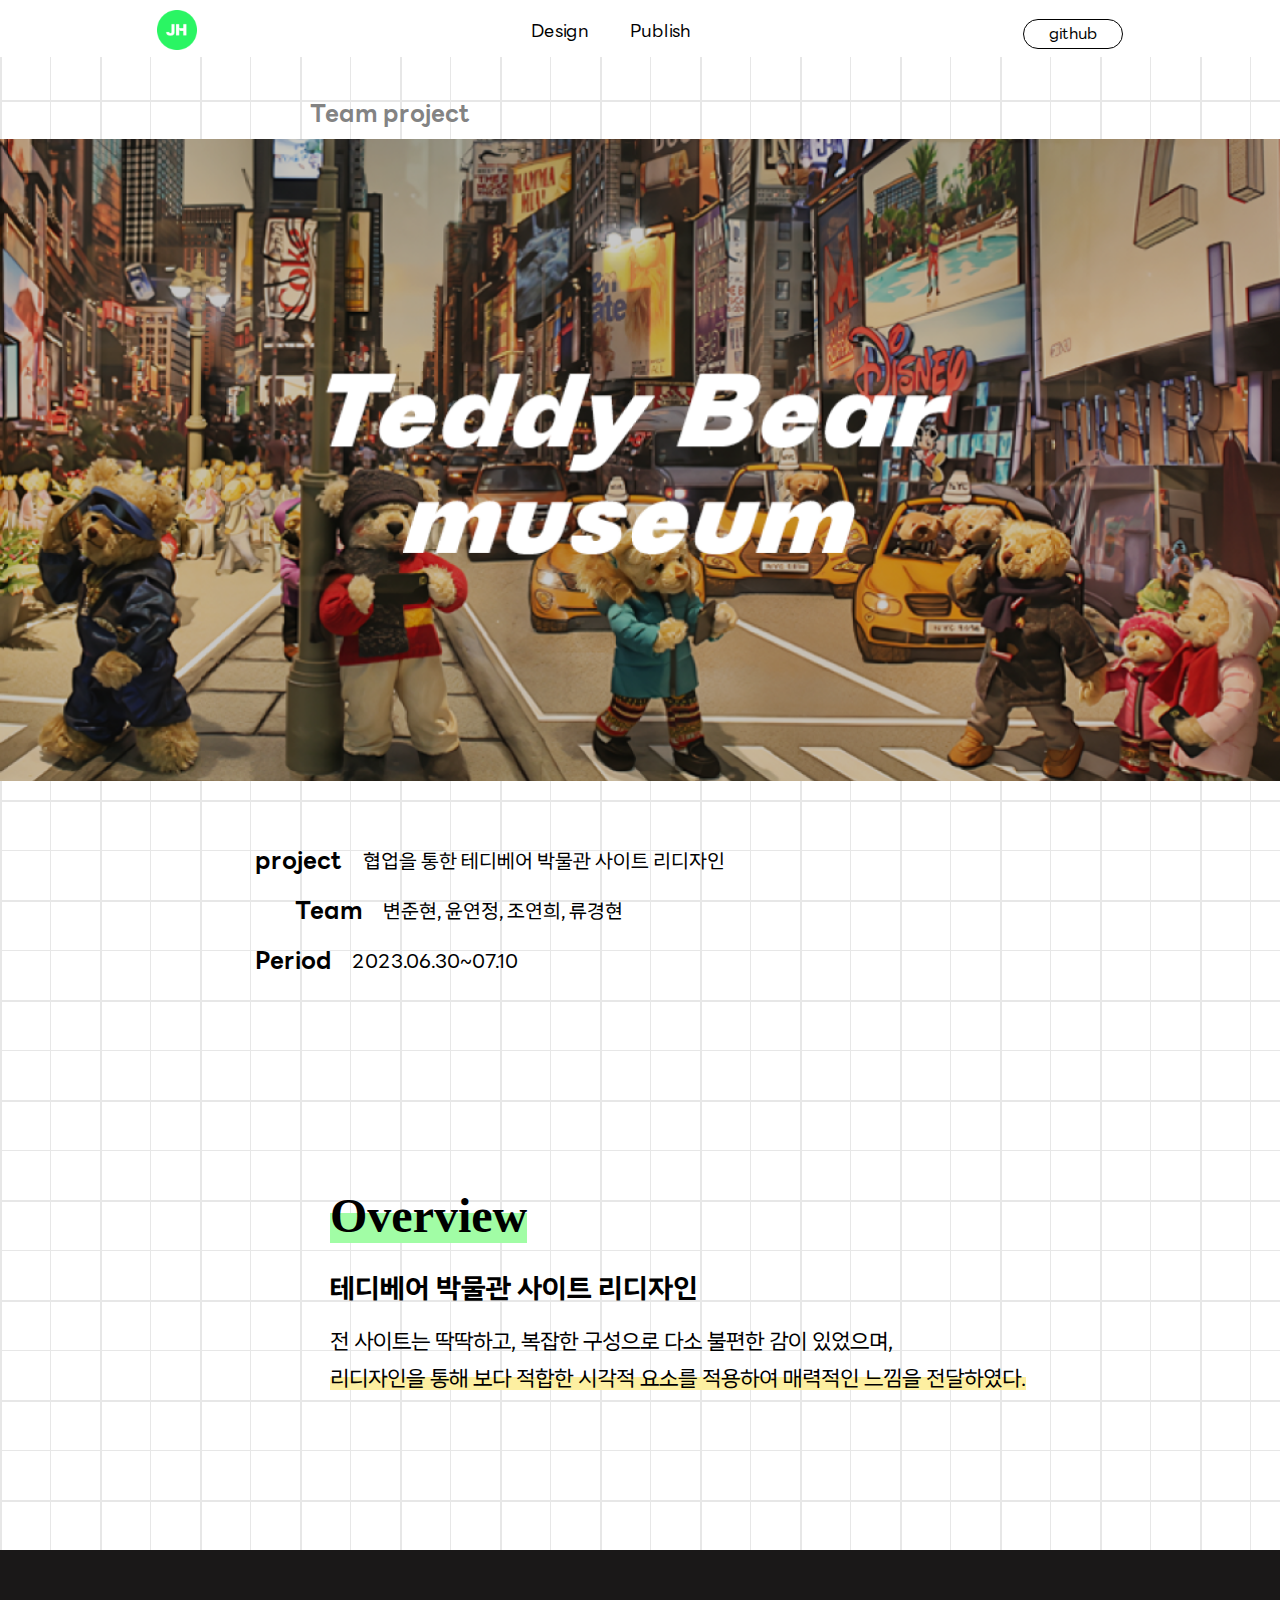
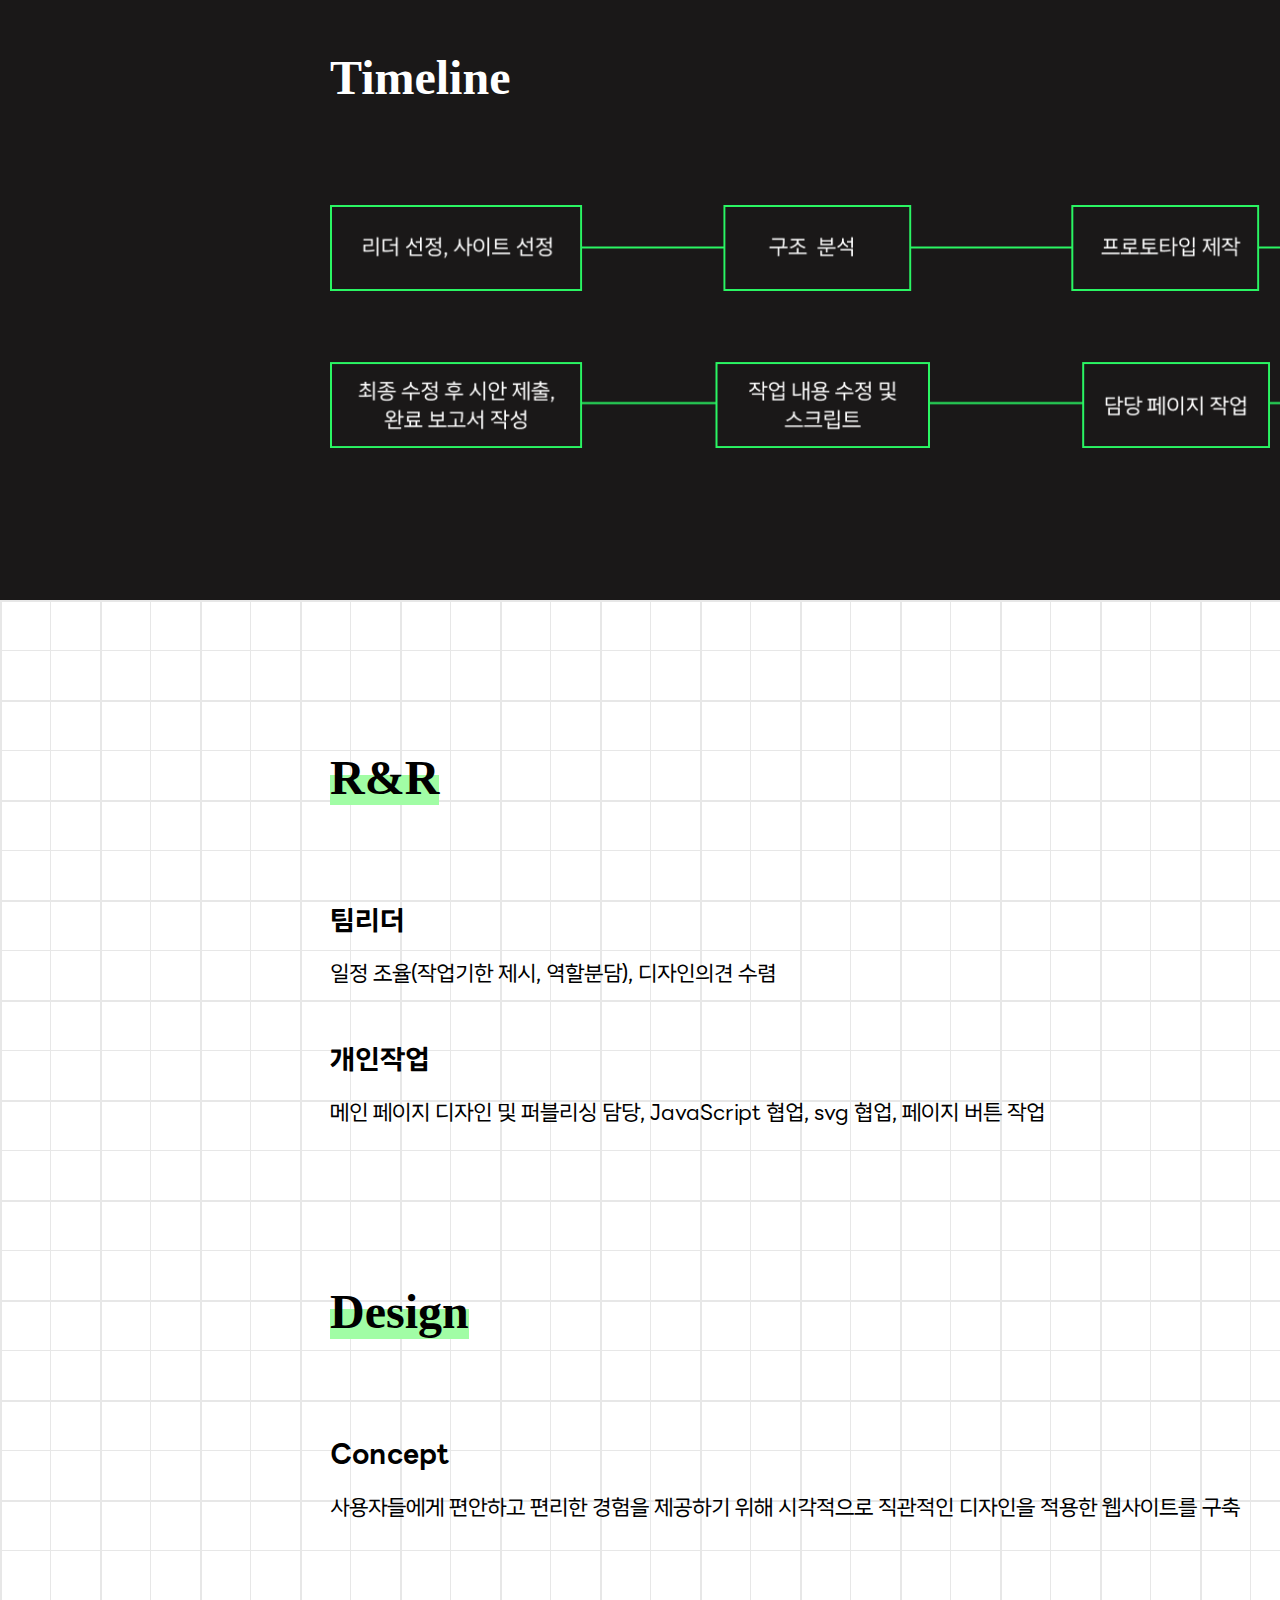
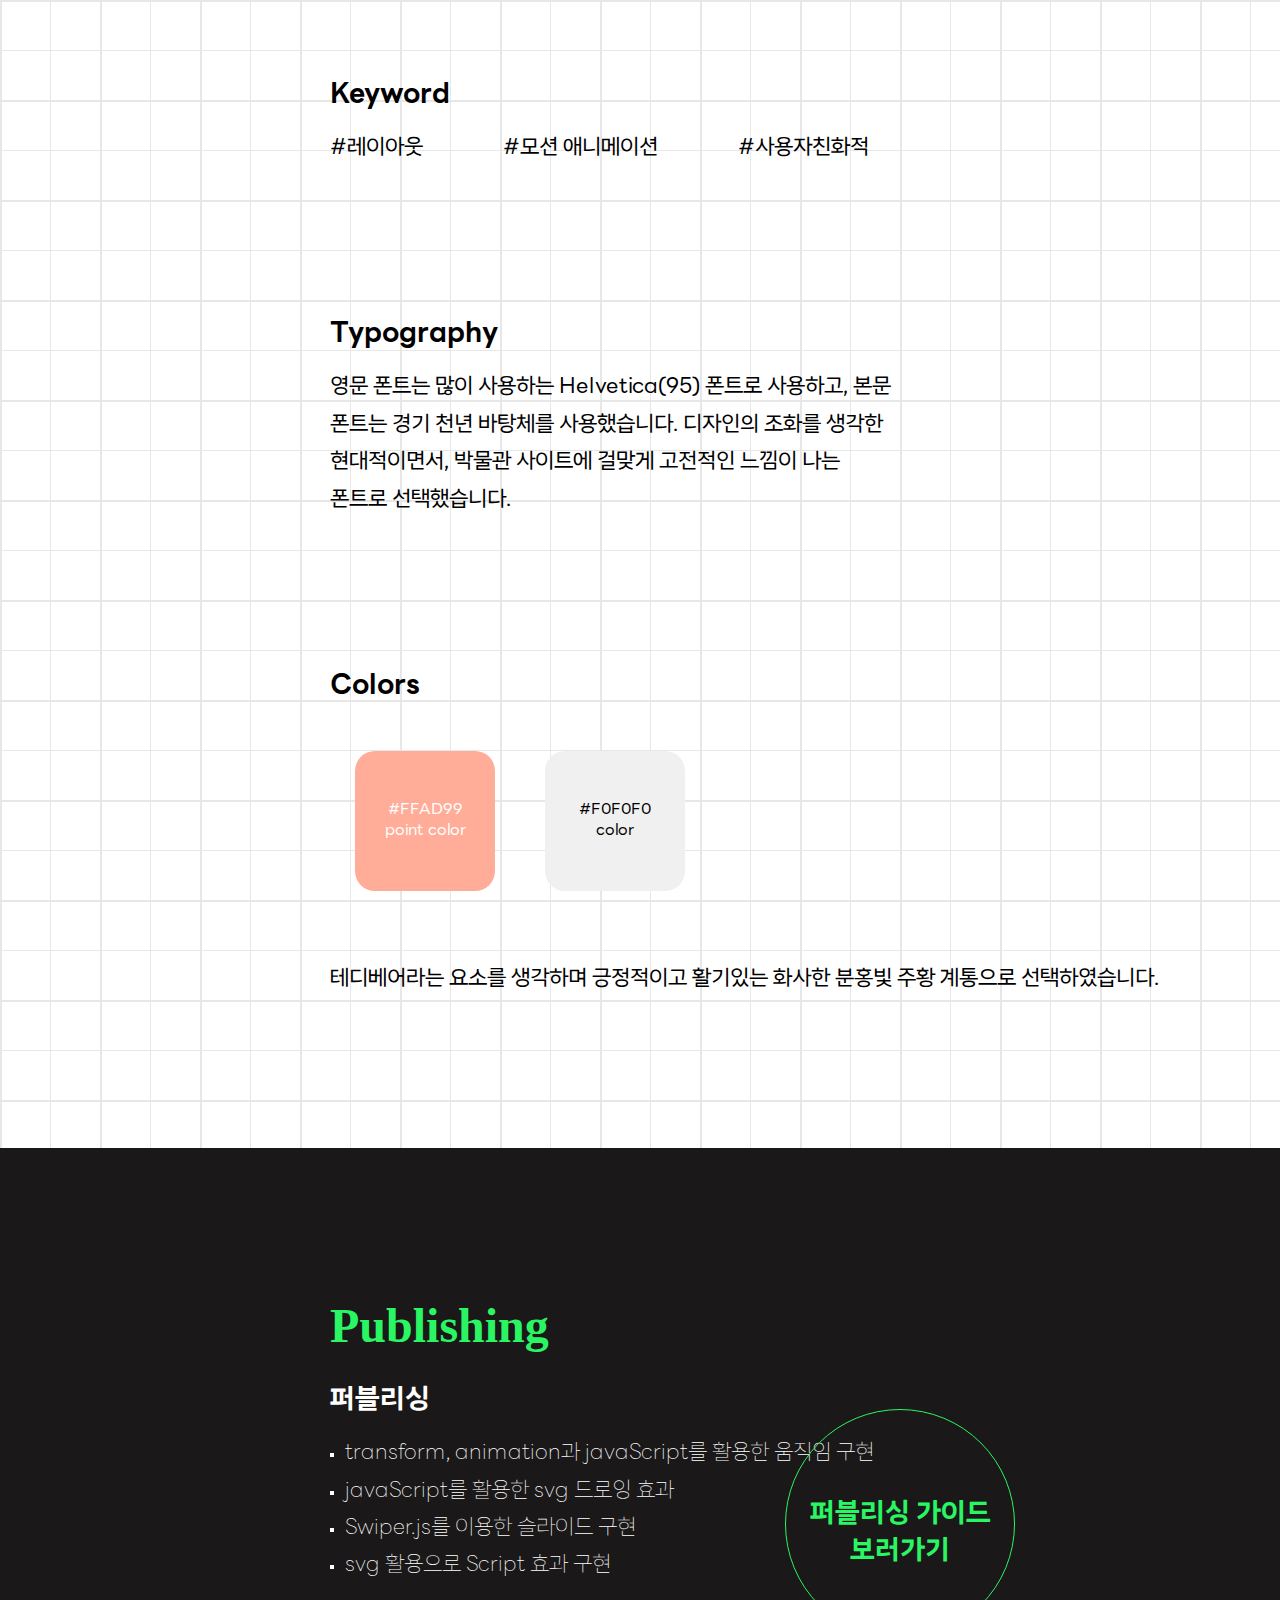
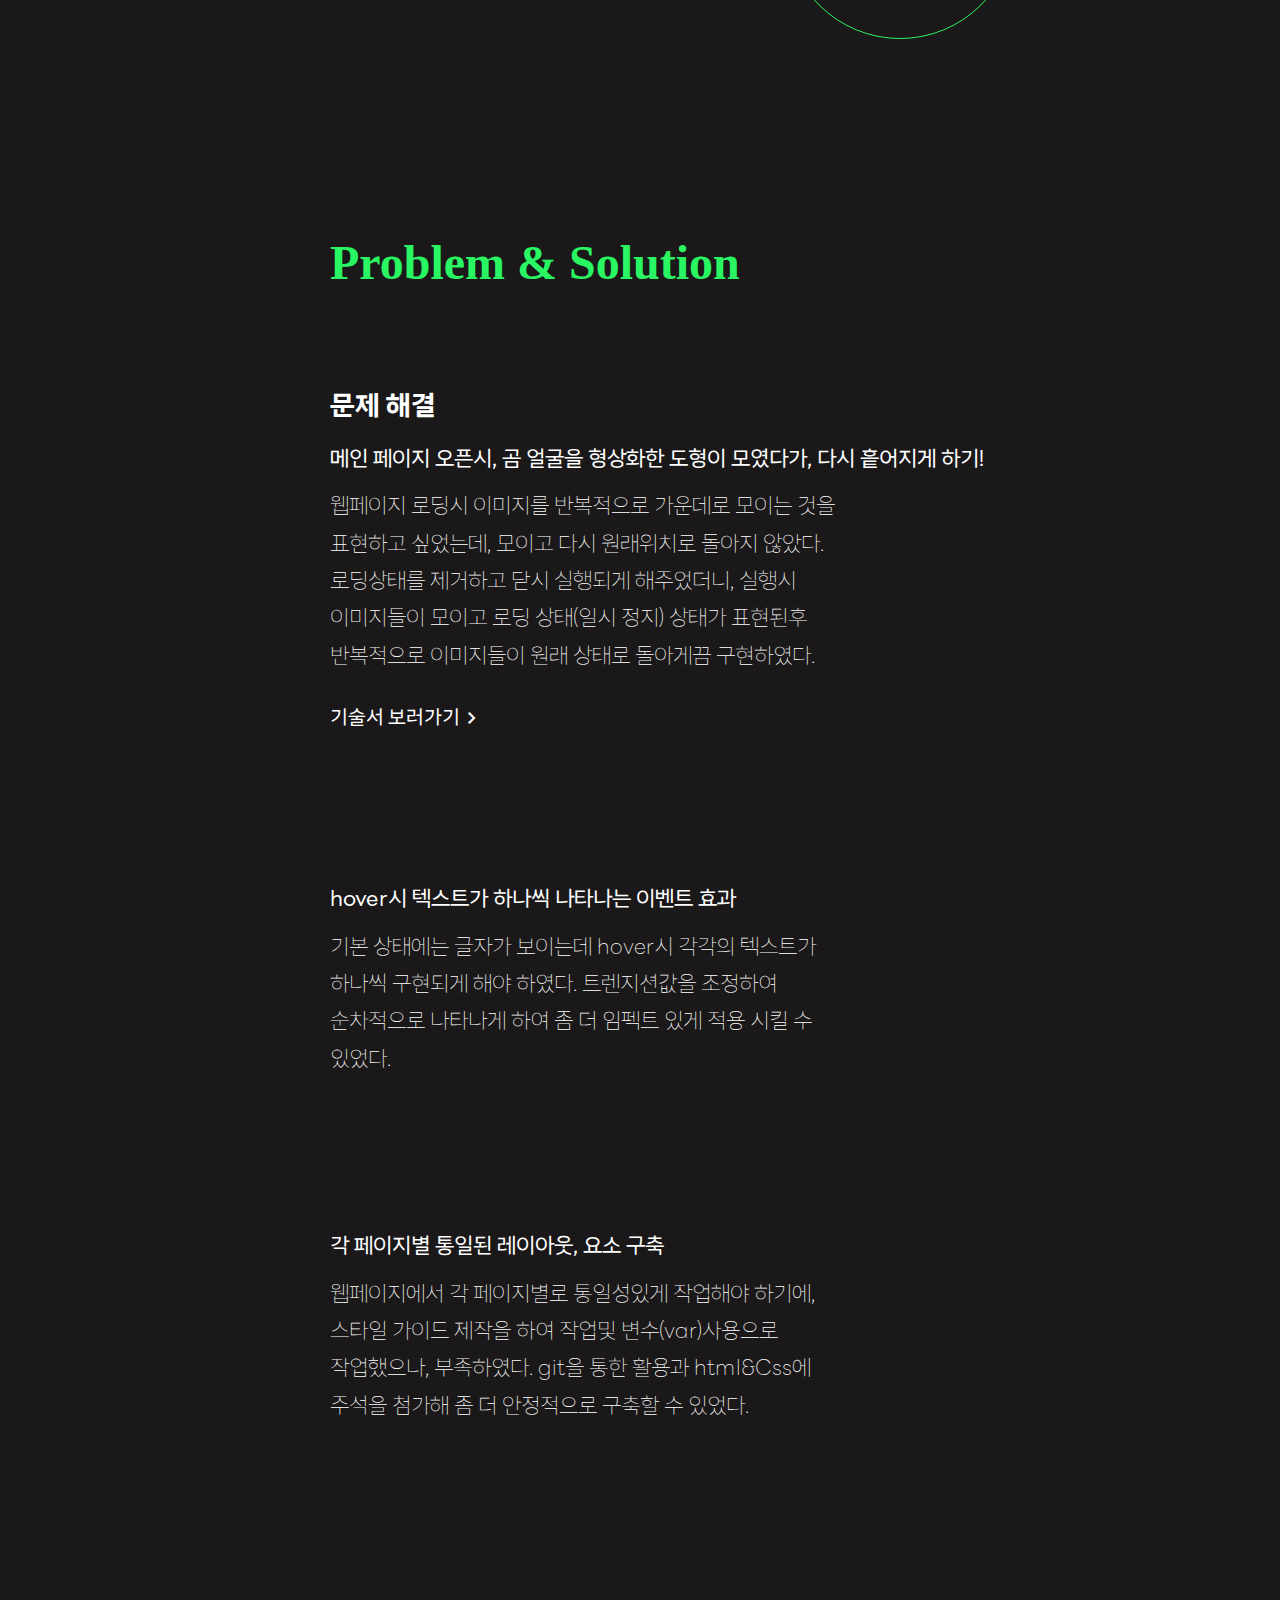
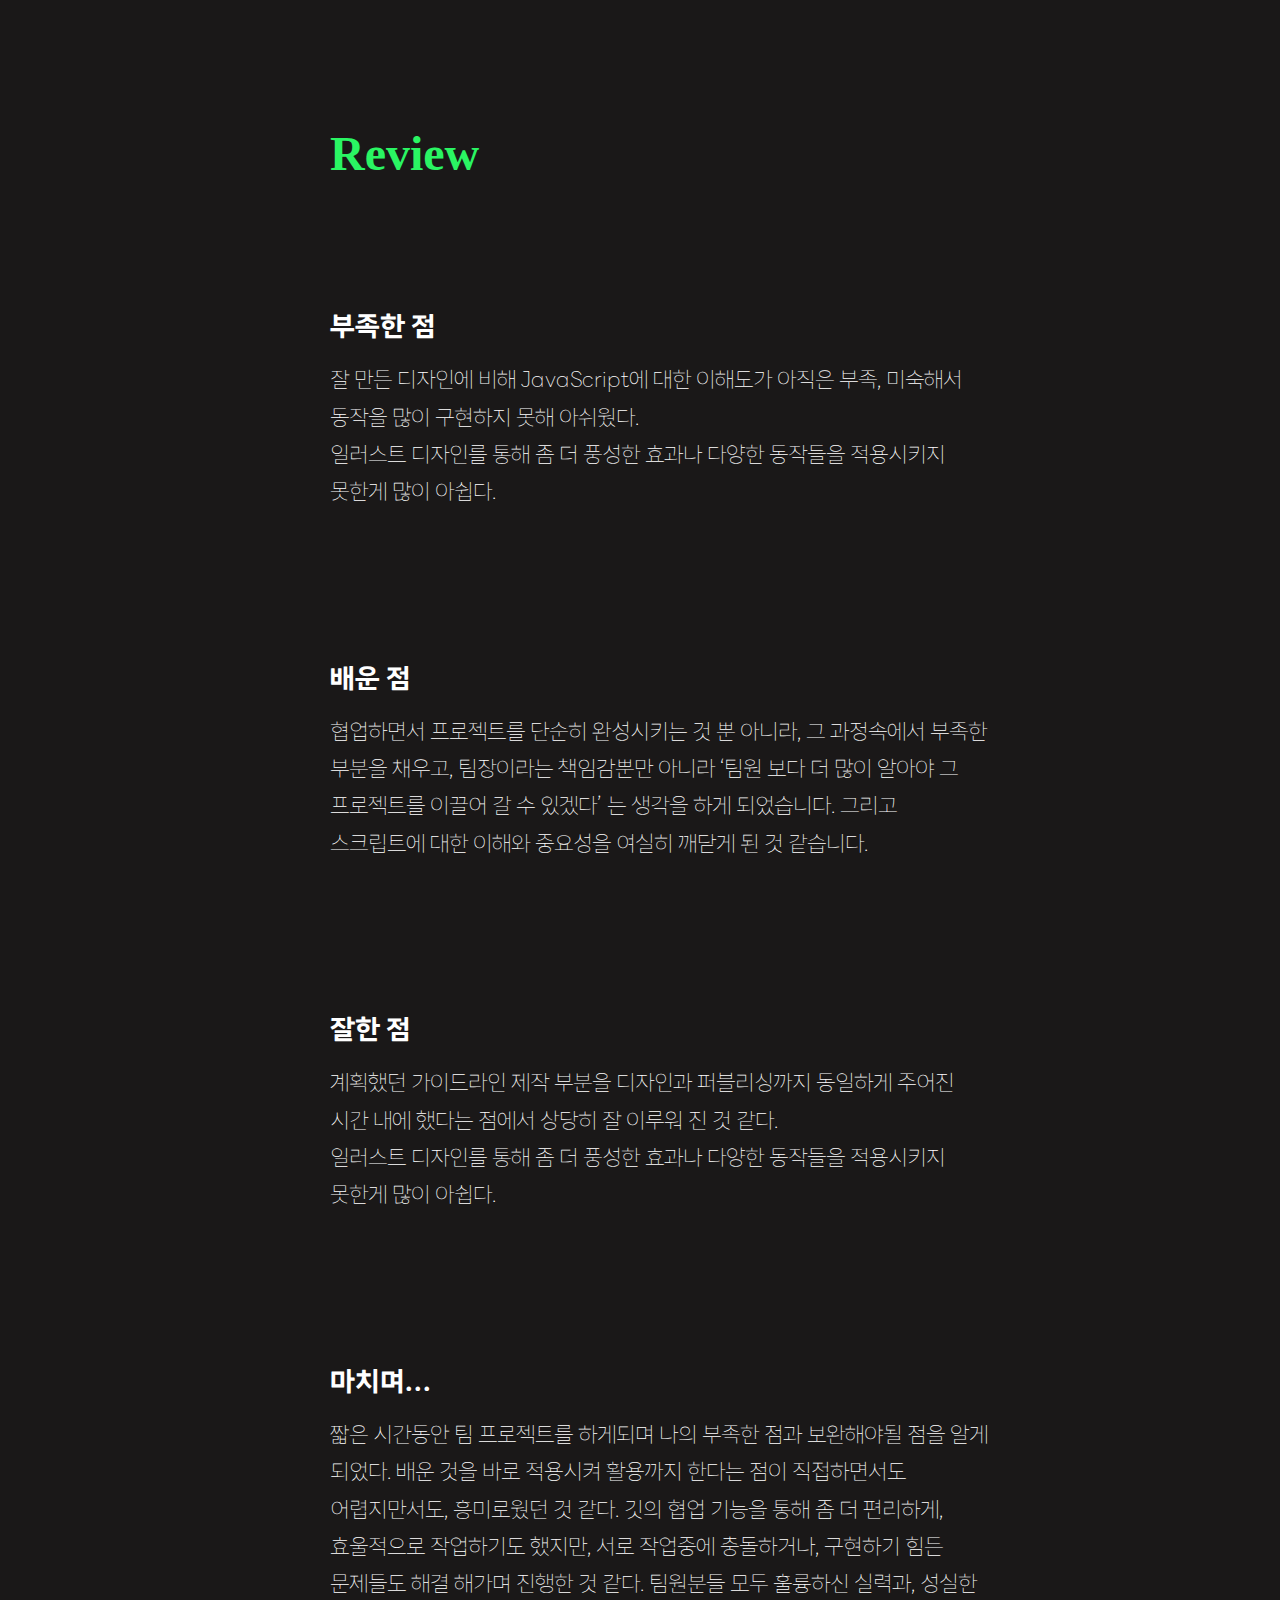
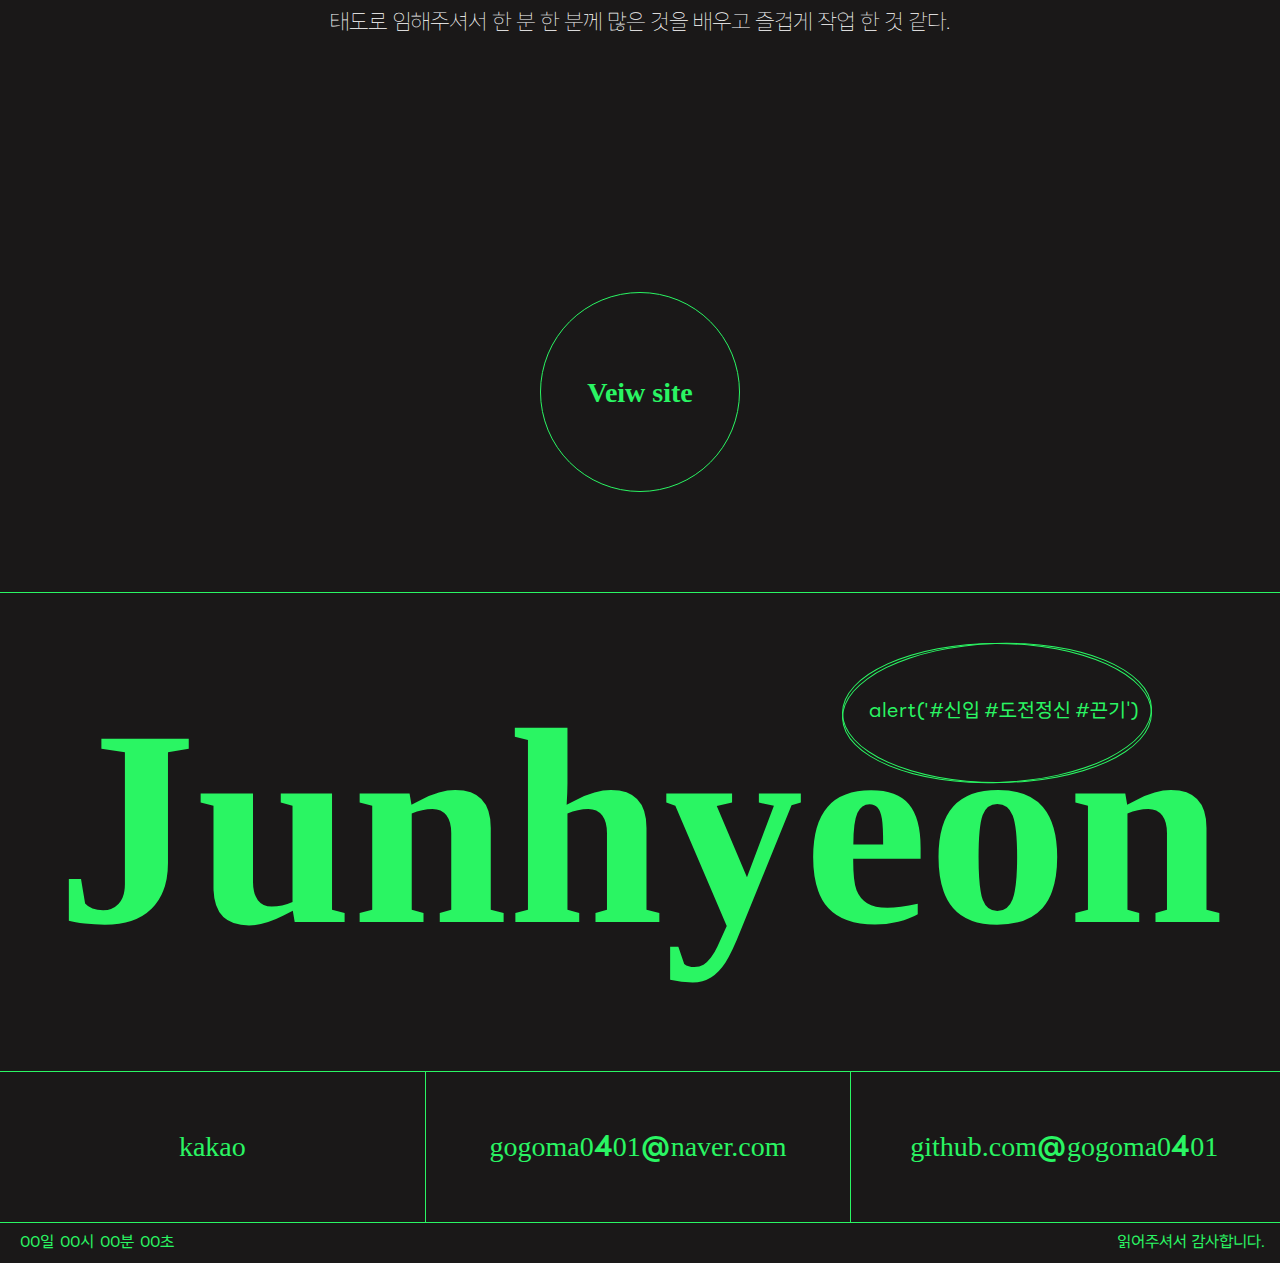
<file: new포트폴리오/o_portfolio/project3/index.html>
<!DOCTYPE html>
<html lang="en">
<head>
    <meta charset="UTF-8">
    <meta name="viewport" content="width=device-width, initial-scale=1.0">
    <title>project3</title>
    <!-- open graph -->
    <meta property="og:title" content="포트폴리오">
    <meta property="og:description" content="변준현님의 포트폴리오 입니다.">
    <meta property="og:image" content="/images/Group 48.png">
    <meta property="og:url" content="https://gogoma0401.github.io/portfolio/project3/index.html/">
    <!-- favicon -->
    <link rel="shortcut icon" href="./images/favicon.ico">
    <link rel="icon" type="image/png" sizes="32x32" href="./images/favicon-32x32.png">
    <link rel="icon" type="image/png" sizes="96x96" href="./images/favicon-96x96.png">
    <link rel="icon" type="image/png" sizes="16x16" href="./images/favicon-16x16.png">
    
    <!-- reset -->
    <link rel="stylesheet" href="../common/style/minireset.min.css">
    <!-- font -->
    <link rel="stylesheet" href="../common/style/fonts.css">
    <!-- aos -->
    <link rel="stylesheet" href="https://unpkg.com/aos@2.3.1/dist/aos.css">
     <!-- 마우스 -->
    <link rel="stylesheet" href="./cursor.css">
    <!-- sub1 css -->
    <link rel="stylesheet" href="./index.css">

    <!-- 화살표 -->
    <link rel="stylesheet" href="https://fonts.googleapis.com/css2?family=Material+Symbols+Outlined:opsz,wght,FILL,GRAD@48,400,0,0" />
    
  
    <!-- script -->
    <link rel="stylesheet" href="../common/style/jquery-3.7.0.min.js">
    <!-- aos -->
    <script src="https://unpkg.com/aos@2.3.1/dist/aos.js"></script> 
     <!-- 마우스 -->
    <script defer src="./custom-cursor.js"></script>
    <!-- sub script -->
    <script defer src="./index.css"></script>
    <body>
        
</head>
<body>
    <!--커스텀 커서 시작-->
    <div id="custom_cursor" class="custom-cursor">
        <div class="custom-cursor-icon"></div>
    </div>
    <!--커스텀 커서 끝-->
    <header>
        <ul>
            <li><a href="../index.html"><img src="./images/Group 48.png" alt="logo"></a></li>
            <li>
                <ul class="gnb">
                    <li><a href="#design">Design</a></li>
                    <li><a href="#pulising">Publish</a></li>
                </ul>
            </li>
            <li><a href="https://github.com/gogoma0401/portfolio">github</a></li>
        </ul>
    </header>
    <main>
        
        <div class="main_img">
        <div class="img_txt">Team project</div>
        <img src="./images/teddybear.png">
        </div>
        <div class="box">
           <div class="head_line">
            <ul class="sub">
                <li>project
                    <ul>
                        <li>협업을 통한 테디베어 박물관 사이트 리디자인</li>
                    </ul>
                </li>
                <li>Team
                    <ul>
                        <li>변준현, 윤연정, 조연희, 류경현</li>
                    </ul>
                </li>
                <li>Period
                    <ul>
                        <li>2023.06.30~07.10</li>
                    </ul>
                </li>
            </ul>
            </div>
        </div>

        <div class="overview">
            <h2><span class="highlight">Overview</span></h2>
            <h3>테디베어 박물관 사이트 리디자인</h3>
            <h4>전 사이트는 딱딱하고, 복잡한 구성으로 다소 불편한 감이 있었으며, <span class="highlight2">리디자인을 통해 보다 적합한 시각적 요소를 적용하여 매력적인 느낌을 전달하였다.</span></h4>
        </div>

        <div class="timeline">
            <h2><span class="highlight">Timeline</span></h2>
            <img src="./images/timeline.png" alt="타임라인 이미지">
        </div>

        <div class="responsibilities">
            <h2><span class="highlight">R&R</span></h2>
            <ul>
                <li>
                <h3>팀리더</h3>
                <h4>일정 조율(작업기한 제시, 역할분담), 디자인의견 수렴</h4>
                </li>

                <li>
                <h3>개인작업</h3>
                <h4 id="design">메인 페이지 디자인 및 퍼블리싱 담당, JavaScript 협업, svg 협업, 페이지 버튼 작업</h4>
                </li>
            </ul>
            
        </div>

        <div class="design">
            <h2><span class="highlight">Design</span></h2>

            <div class="concept">
                <h3>Concept</h3>
                <h4>사용자들에게 편안하고 편리한 경험을 제공하기 위해 시각적으로 직관적인 디자인을 적용한 웹사이트를 구축</h4>
            </div>

            <div class="keyword">
                <h3>Keyword</h3>
                <div class="txt">
                <h4>#레이아웃</h4><h4>#모션 애니메이션</h4><h4>#사용자친화적</h4>
                </div>
            </div>

            <div class="type">
            <h3>Typography</h3>
            <h4>영문 폰트는 많이 사용하는 Helvetica(95) 폰트로 사용하고, 본문 폰트는 경기 천년 바탕체를 사용했습니다. 디자인의 조화를 생각한 현대적이면서, 박물관 사이트에 걸맞게 고전적인 느낌이 나는 폰트로 선택했습니다.</h4>
            </div>

            <div class="container">
                <h3>Colors</h3>
                <div class="colors">
                    <div class="color color1">
                        <ul>
                            <li>#FFAD99</li>
                            <li>point color</li>
                        </ul>
                    </div>
                    <div class="color color2">
                        <ul>
                            <li>#F0F0F0</li>
                            <li>color</li>
                        </ul>
                    </div>
                </div>
                <h4 id="pulising">테디베어라는 요소를 생각하며 긍정적이고 활기있는 화사한 분홍빛 주황 계통으로 선택하였습니다.</h4>
            </div>
        </div>


       <div class="publising">
            <div class="publising_txt">
                <h2>Publishing</h2>
                <h3>퍼블리싱</h3>
                <ul>
                    <li><h4>transform, animation과 javaScript를 활용한 움직임 구현</h4></li>
                    <li><h4>javaScript를 활용한 svg 드로잉 효과</h4></li>
                    <li><h4>Swiper.js를 이용한 슬라이드 구현</h4></li>
                    <li><h4>svg 활용으로 Script 효과 구현</h4></li>
                </ul>
                <div class="site">
                    <h3><a href="./images/publish.pdf" target="_blank">퍼블리싱 가이드 보러가기</a></h3>

                </div>
            </div>
       </div>

        <div class="Problem">
            <div class="solution">
                <h2>Problem & Solution</h2>
                <h3>문제 해결</h3>
                <div class="solving">
                    <h4>메인 페이지 오픈시, 곰 얼굴을 형상화한 도형이 모였다가, 다시 흩어지게 하기!</h4>
                    <h4>웹페이지 로딩시 이미지를  반복적으로 가운데로 모이는 것을 표현하고 싶었는데, 모이고 다시 원래위치로 돌아지 않았다.  로딩상태를 제거하고 닫시 실행되게  해주었더니, 실행시 이미지들이 모이고 로딩 상태(일시 정지) 상태가 표현된후 반복적으로 이미지들이 원래 상태로 돌아게끔 구현하였다.</h4>
                    <div class="site"><a href="./images/skill.pdf" target="_blank">기술서 보러가기</a><span class="material-symbols-outlined">chevron_right</span></div>
                </div>

                <div class="solving">
                    <h4>hover시 텍스트가 하나씩 나타나는 이벤트 효과</h4>
                    <h4>기본 상태에는 글자가 보이는데 hover시 각각의 텍스트가 하나씩 구현되게 해야 하였다. 트렌지션값을 조정하여 순차적으로 나타나게 하여 좀 더 임펙트 있게 적용 시킬 수 있었다.</h4>
                </div>

                <div class="solving">
                    <h4>각 페이지별 통일된 레이아웃, 요소 구축</h4>
                    <h4>웹페이지에서 각 페이지별로 통일성있게 작업해야 하기에,  스타일 가이드 제작을 하여 작업및 변수(var)사용으로 작업했으나, 부족하였다. git을 통한 활용과 html&Css에 주석을 첨가해 좀 더 안정적으로 구축할 수 있었다.</h4>
                </div>
            </div>
       </div>

       <div class="reveiw">
            
            <h2>Review</h2>
            <div class="part">
            <h3>부족한 점</h3>
            <h4>잘 만든 디자인에 비해 JavaScript에 대한 이해도가 아직은 부족, 미숙해서 동작을 많이 구현하지 못해 아쉬웠다.</h4>
            <h4>일러스트 디자인를 통해 좀 더 풍성한 효과나 다양한 동작들을 적용시키지 못한게 많이 아쉽다.</h4>
            </div>

            <div class="part">
            <h3>배운 점</h3>
            <h4>협업하면서 프로젝트를 단순히 완성시키는 것 뿐 아니라, 그 과정속에서 부족한 부분을 채우고, 팀장이라는 책임감뿐만 아니라 ‘팀원 보다 더 많이 알아야 그 프로젝트를 이끌어 갈 수 있겠다’ 는 생각을 하게 되었습니다. 그리고  스크립트에 대한 이해와 중요성을 여실히 깨닫게 된 것 같습니다.</h4>
            </div>

            <div class="part">
            <h3>잘한 점</h3>            
            <h4>계획했던 가이드라인 제작 부분을 디자인과 퍼블리싱까지 동일하게 주어진 시간 내에 했다는 점에서 상당히 잘 이루워 진 것 같다.</h4>
            <h4>일러스트 디자인를 통해 좀 더 풍성한 효과나 다양한 동작들을 적용시키지 못한게 많이 아쉽다.</h4>
            </div>

            <div class="part">
                <h3>마치며...</h3>
                <h4>짧은 시간동안 팀 프로젝트를  하게되며 나의 부족한 점과 보완해야될 점을 알게 되었다. 배운 것을 바로 적용시켜 활용까지 한다는 점이 직접하면서도 어렵지만서도, 
                흥미로웠던 것 같다. 깃의 협업 기능을 통해 좀 더 편리하게, 효울적으로 작업하기도 했지만, 서로 작업중에 충돌하거나, 구현하기 힘든 문제들도 해결 해가며 진행한 것 같다. 팀원분들 모두 훌륭하신 실력과, 성실한 태도로 임해주셔서 한 분 한 분께 많은 것을 배우고  즐겁게 작업 한 것 같다.</h4>
                </div>
            </div>
       </div>

    </div>
        <div class="veiw">
            <h2><a href="../teddybear/index.html" target="_blank">Veiw site</a></h2>
        </div>
    </div>

    <section>
        <div class="introduce">
            <div class="circle circle3"></div>
            <div class="circle circle4"></div>
            <div class="circle_txt">
                <p>alert('#신입 #도전정신 #끈기')</p>
            </div>
            <ul>
                <li>Junhyeon</li>
                <li class="paper"><a href="">kakao</a>
                    <ul>
                        <li>
                            <div class="sticker-hover __web-inspector-hide-shortcut__">
                                <div class="sticker part" data-type="1" data-num="1" data-order="1"
                                    style="transform: translate(0px, 380px) rotate(80.94deg);"><img
                                        src="./images/sticker1.png"></div>
    
                                <div class="sticker part" data-type="1" data-num="2" data-order="6"
                                    style="transform: translate(0px, 380px) rotate(-26.37deg);"><img
                                        src="./images/sticker1.png"></div>
    
                                <div class="sticker part" data-type="1" data-num="3" data-order="8"
                                    style="transform: translate(0px, 380px) rotate(52.22deg);"><img
                                        src="./images/sticker1.png"></div>
    
                                <div class="sticker part" data-type="1" data-num="4" data-order="15"
                                    style="transform: translate(0px, 380px) rotate(53.76deg);"><img
                                        src="./images/sticker1.png"></div>
    
                                <div class="sticker part" data-type="2" data-num="1" data-order="10"
                                    style="transform: translate(0px, 380px) rotate(39.57deg);"><img
                                        src="./images/sticker2.png"></div>
    
                                <div class="sticker part" data-type="2" data-num="2" data-order="3"
                                    style="transform: translate(0px, 380px) rotate(1.02deg);"><img
                                        src="./images/sticker2.png"></div>
    
                                <div class="sticker part" data-type="2" data-num="3" data-order="7"
                                    style="transform: translate(0px, 380px) rotate(-94.56deg);"><img
                                        src="./images/sticker2.png"></div>
    
                                <div class="sticker part" data-type="2" data-num="4" data-order="12"
                                    style="transform: translate(0px, 380px) rotate(39.37deg);"><img
                                        src="./images/sticker2.png"></div>
    
                                <div class="sticker part" data-type="2" data-num="5" data-order="11"
                                    style="transform: translate(0px, 380px) rotate(59.53deg);"><img
                                        src="./images/sticker2.png"></div>
    
                                <div class="sticker part" data-type="3" data-num="1" data-order="13"
                                    style="transform: translate(0px, 380px) rotate(0.36deg);"><img
                                        src="./images/sticker3.png"></div>
    
                                <div class="sticker part" data-type="4" data-num="1" data-order="4"
                                    style="transform: translate(0px, 380px) rotate(22.62deg);"><img
                                        src="./images/sticker4.png"></div>
    
                                <div class="sticker part" data-type="4" data-num="2" data-order="14"
                                    style="transform: translate(0px, 380px) rotate(-50.68deg);"><img
                                        src="./images/sticker5.png"></div>
    
                                <div class="sticker part" data-type="5" data-num="1" data-order="2"
                                    style="transform: translate(0px, 380px) rotate(56.69deg);"><img
                                        src="./images/sticker5.png"></div>
    
                                <div class="sticker part" data-type="5" data-num="2" data-order="5"
                                    style="transform: translate(0px, 380px) rotate(-62.45deg);"><img
                                        src="./images/sticker5.png"></div>
    
                                <div class="sticker part" data-type="5" data-num="3" data-order="9"
                                    style="transform: translate(0px, 380px) rotate(59.43deg);"><img
                                        src="./images/sticker5.png"></div>
    
                                <div class="sticker part" data-type="5" data-num="4" data-order="16"
                                    style="transform: translate(0px, 380px) rotate(71.17deg);"><img
                                        src="./images/sticker5.png"></div>
                            </div>
                        </li>
                    </ul>
                </li>
                <li class="paper"><a href="">gogoma0<span class="new_type">4</span>01<span
                            class="new_type">@</span>naver.com</a>
                    <ul>
                        <li>
                            <div class="sticker-hover __web-inspector-hide-shortcut__">
                                <div class="sticker part" data-type="1" data-num="1" data-order="1"
                                    style="transform: translate(0px, 380px) rotate(80.94deg);"><img
                                        src="./images/sticker1.png"></div>
    
                                <div class="sticker part" data-type="1" data-num="2" data-order="6"
                                    style="transform: translate(0px, 380px) rotate(-26.37deg);"><img
                                        src="./images/sticker1.png"></div>
    
                                <div class="sticker part" data-type="1" data-num="3" data-order="8"
                                    style="transform: translate(0px, 380px) rotate(52.22deg);"><img
                                        src="./images/sticker1.png"></div>
    
                                <div class="sticker part" data-type="1" data-num="4" data-order="15"
                                    style="transform: translate(0px, 380px) rotate(53.76deg);"><img
                                        src="./images/sticker1.png"></div>
    
                                <div class="sticker part" data-type="2" data-num="1" data-order="10"
                                    style="transform: translate(0px, 380px) rotate(39.57deg);"><img
                                        src="./images/sticker2.png"></div>
    
                                <div class="sticker part" data-type="2" data-num="2" data-order="3"
                                    style="transform: translate(0px, 380px) rotate(1.02deg);"><img
                                        src="./images/sticker2.png"></div>
    
                                <div class="sticker part" data-type="2" data-num="3" data-order="7"
                                    style="transform: translate(0px, 380px) rotate(-94.56deg);"><img
                                        src="./images/sticker2.png"></div>
    
                                <div class="sticker part" data-type="2" data-num="4" data-order="12"
                                    style="transform: translate(0px, 380px) rotate(39.37deg);"><img
                                        src="./images/sticker2.png"></div>
    
                                <div class="sticker part" data-type="2" data-num="5" data-order="11"
                                    style="transform: translate(0px, 380px) rotate(59.53deg);"><img
                                        src="./images/sticker2.png"></div>
    
                                <div class="sticker part" data-type="3" data-num="1" data-order="13"
                                    style="transform: translate(0px, 380px) rotate(0.36deg);"><img
                                        src="./images/sticker3.png"></div>
    
                                <div class="sticker part" data-type="4" data-num="1" data-order="4"
                                    style="transform: translate(0px, 380px) rotate(22.62deg);"><img
                                        src="./images/sticker4.png"></div>
    
                                <div class="sticker part" data-type="4" data-num="2" data-order="14"
                                    style="transform: translate(0px, 380px) rotate(-50.68deg);"><img
                                        src="./images/sticker5.png"></div>
    
                                <div class="sticker part" data-type="5" data-num="1" data-order="2"
                                    style="transform: translate(0px, 380px) rotate(56.69deg);"><img
                                        src="./images/sticker5.png"></div>
    
                                <div class="sticker part" data-type="5" data-num="2" data-order="5"
                                    style="transform: translate(0px, 380px) rotate(-62.45deg);"><img    
                                        src="./images/sticker5.png"></div>
    
                                <div class="sticker part" data-type="5" data-num="3" data-order="9"
                                    style="transform: translate(0px, 380px) rotate(59.43deg);"><img
                                        src="./images/sticker5.png"></div>
    
                                <div class="sticker part" data-type="5" data-num="4" data-order="16"
                                    style="transform: translate(0px, 380px) rotate(71.17deg);"><img
                                        src="./images/sticker5.png"></div>
                            </div>
                        </li>
                    </ul>
                </li>
                <li class="paper"><a href="https://github.com/gogoma0401/portfolio">github.com<span
                            class="new_type">@</span>gogoma0<span class="new_type">4</span>01</a>
                    <ul>
                        <li>
                            <div class="sticker-hover __web-inspector-hide-shortcut__">
                                <div class="sticker part" data-type="1" data-num="1" data-order="1"
                                    style="transform: translate(0px, 380px) rotate(80.94deg);"><img
                                        src="./images/sticker1.png"></div>
    
                                <div class="sticker part" data-type="1" data-num="2" data-order="6"
                                    style="transform: translate(0px, 380px) rotate(-26.37deg);"><img
                                        src="./images/sticker1.png"></div>
    
                                <div class="sticker part" data-type="1" data-num="3" data-order="8"
                                    style="transform: translate(0px, 380px) rotate(52.22deg);"><img
                                        src="./images/sticker1.png"></div>
    
                                <div class="sticker part" data-type="1" data-num="4" data-order="15"
                                    style="transform: translate(0px, 380px) rotate(53.76deg);"><img
                                        src="./images/sticker1.png"></div>
    
                                <div class="sticker part" data-type="2" data-num="1" data-order="10"
                                    style="transform: translate(0px, 380px) rotate(39.57deg);"><img
                                        src="./images/sticker2.png"></div>
    
                                <div class="sticker part" data-type="2" data-num="2" data-order="3"
                                    style="transform: translate(0px, 380px) rotate(1.02deg);"><img
                                        src="./images/sticker2.png"></div>
    
                                <div class="sticker part" data-type="2" data-num="3" data-order="7"
                                    style="transform: translate(0px, 380px) rotate(-94.56deg);"><img
                                        src="./images/sticker2.png"></div>
    
                                <div class="sticker part" data-type="2" data-num="4" data-order="12"
                                    style="transform: translate(0px, 380px) rotate(39.37deg);"><img
                                        src="./images/sticker2.png"></div>
    
                                <div class="sticker part" data-type="2" data-num="5" data-order="11"
                                    style="transform: translate(0px, 380px) rotate(59.53deg);"><img
                                        src="./images/sticker2.png"></div>
    
                                <div class="sticker part" data-type="3" data-num="1" data-order="13"
                                    style="transform: translate(0px, 380px) rotate(0.36deg);"><img
                                        src="./images/sticker3.png"></div>
    
                                <div class="sticker part" data-type="4" data-num="1" data-order="4"
                                    style="transform: translate(0px, 380px) rotate(22.62deg);"><img
                                        src="./images/sticker4.png"></div>
    
                                <div class="sticker part" data-type="4" data-num="2" data-order="14"
                                    style="transform: translate(0px, 380px) rotate(-50.68deg);"><img
                                        src="./images/sticker5.png"></div>
    
                                <div class="sticker part" data-type="5" data-num="1" data-order="2"
                                    style="transform: translate(0px, 380px) rotate(56.69deg);"><img
                                        src="./images/sticker5.png"></div>
    
                                <div class="sticker part" data-type="5" data-num="2" data-order="5"
                                    style="transform: translate(0px, 380px) rotate(-62.45deg);"><img
                                        src="./images/sticker5.png"></div>
    
                                <div class="sticker part" data-type="5" data-num="3" data-order="9"
                                    style="transform: translate(0px, 380px) rotate(59.43deg);"><img
                                        src="./images/sticker5.png"></div>
    
                                <div class="sticker part" data-type="5" data-num="4" data-order="16"
                                    style="transform: translate(0px, 380px) rotate(71.17deg);"><img
                                        src="./images/sticker5.png"></div>
                            </div>
                        </li>
                    </ul>
                </li>
            </ul>
        </div>
    </main>
    <footer>
        <ul>
            <li>
                <ul class="timer-list">
                    <li class="date"><span>00</span>일</li>
                    <li class="hours"><span>00</span>시</li>
                    <li class="minutes"><span>00</span>분</li>
                    <li class="seconds"><span>00</span>초</li>
                </ul>
            </li>
            <li>읽어주셔서 감사합니다.</li>
        </ul>
    </footer>

    <script> 
            AOS.init(); // 자바스크립트로 init()을 해야 동작한다.
    </script>
</body>
</html>
</file>
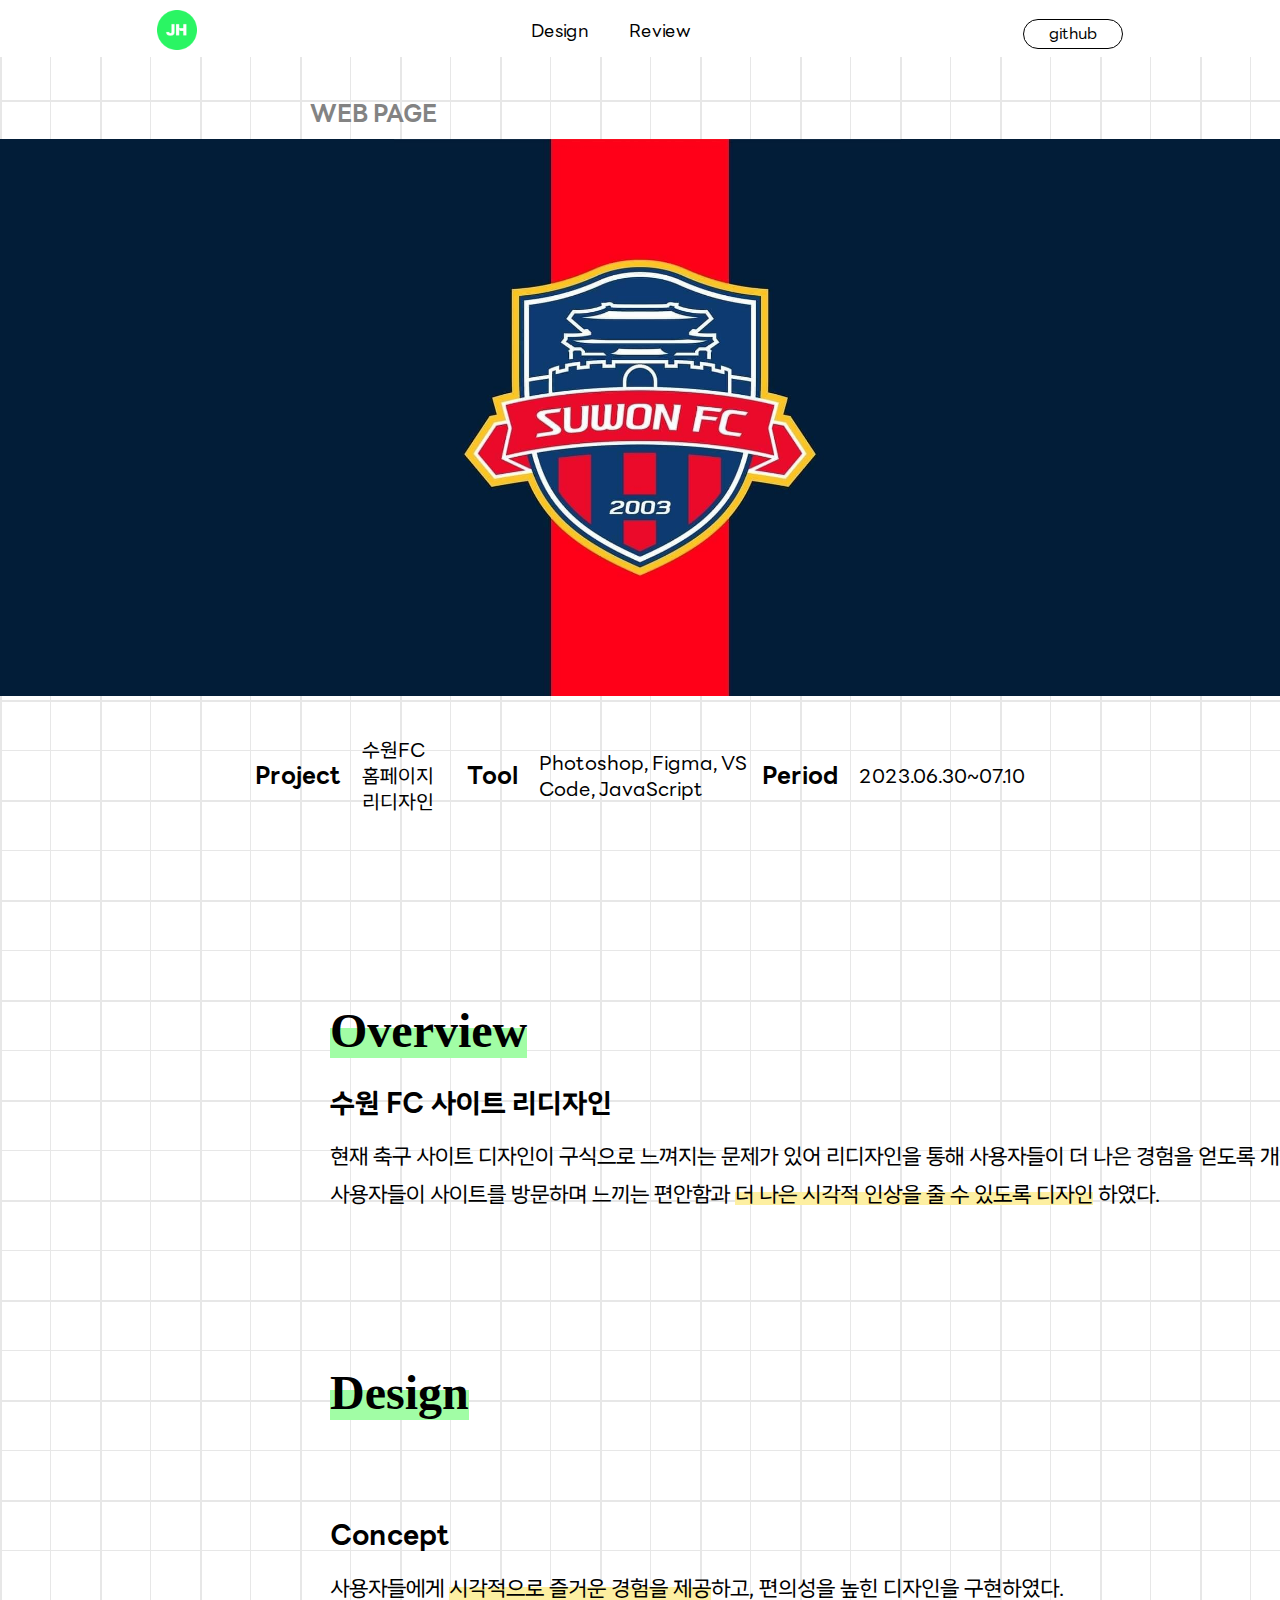
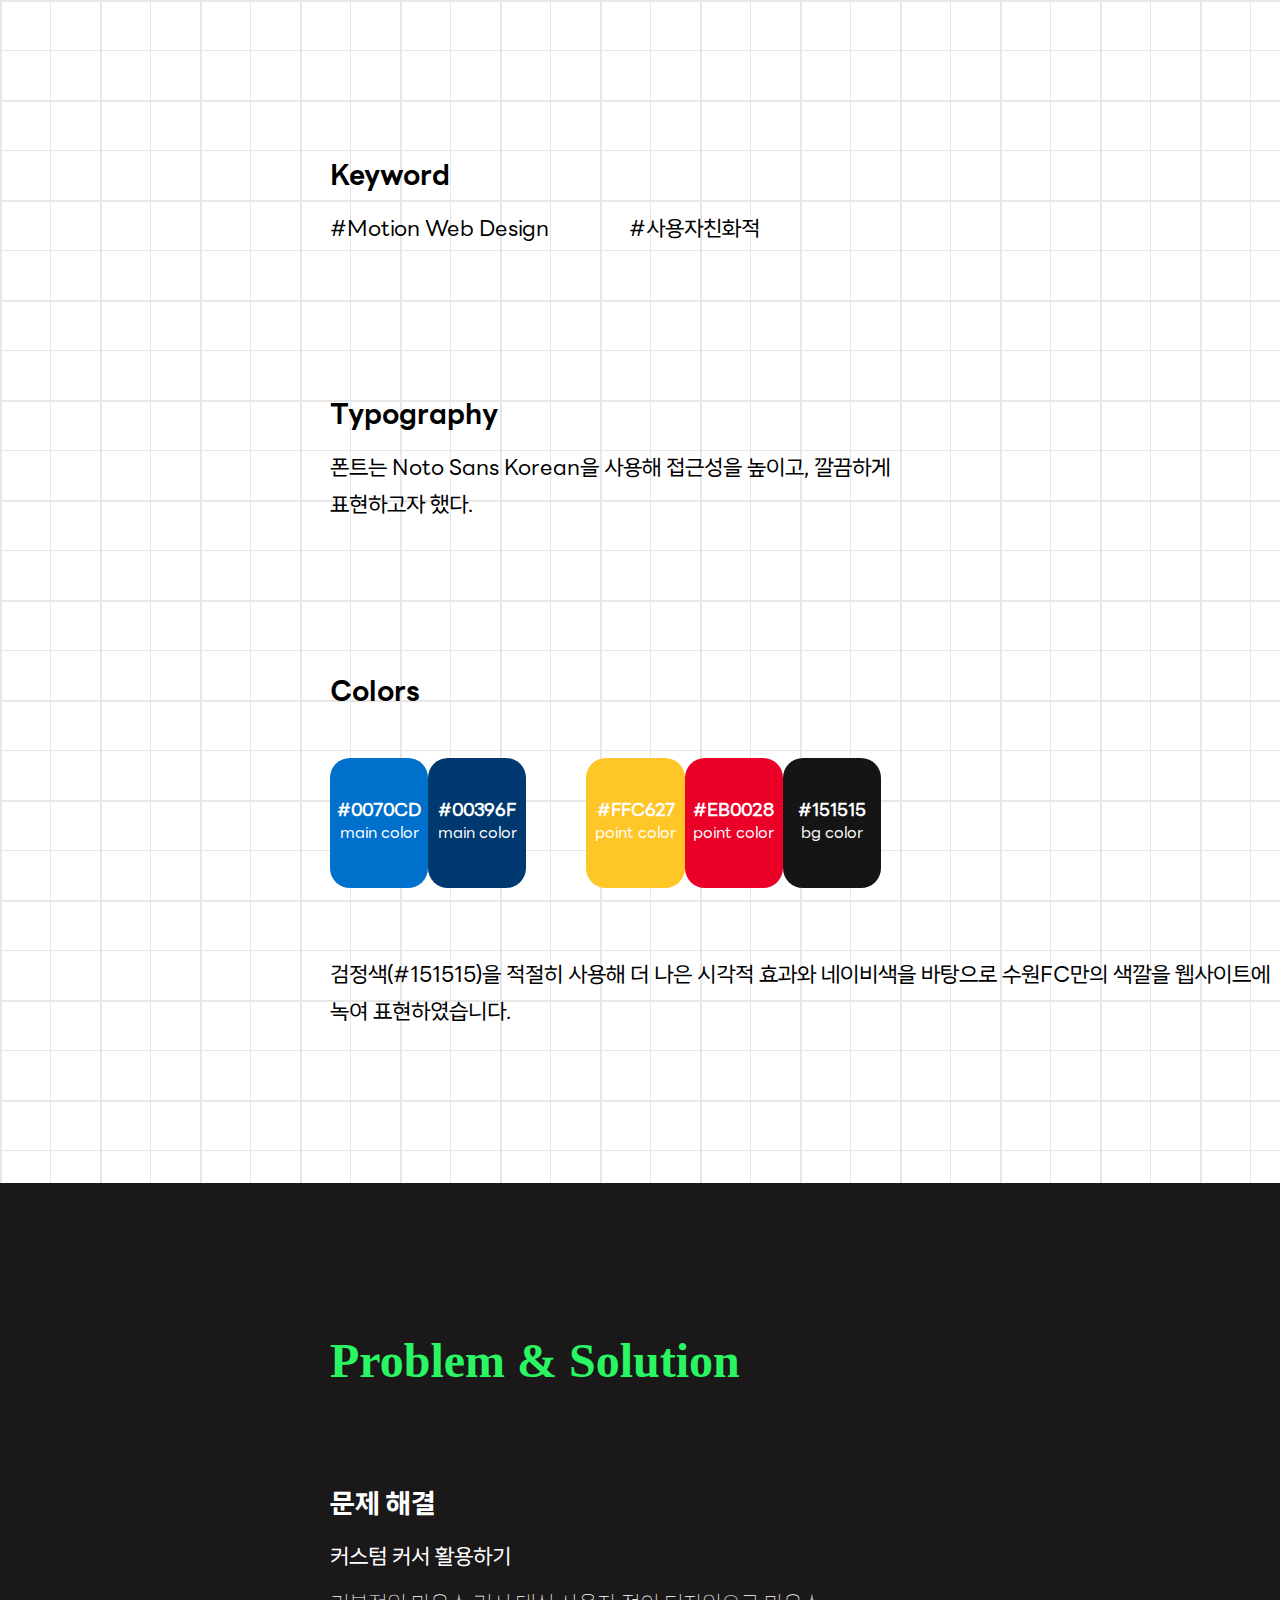
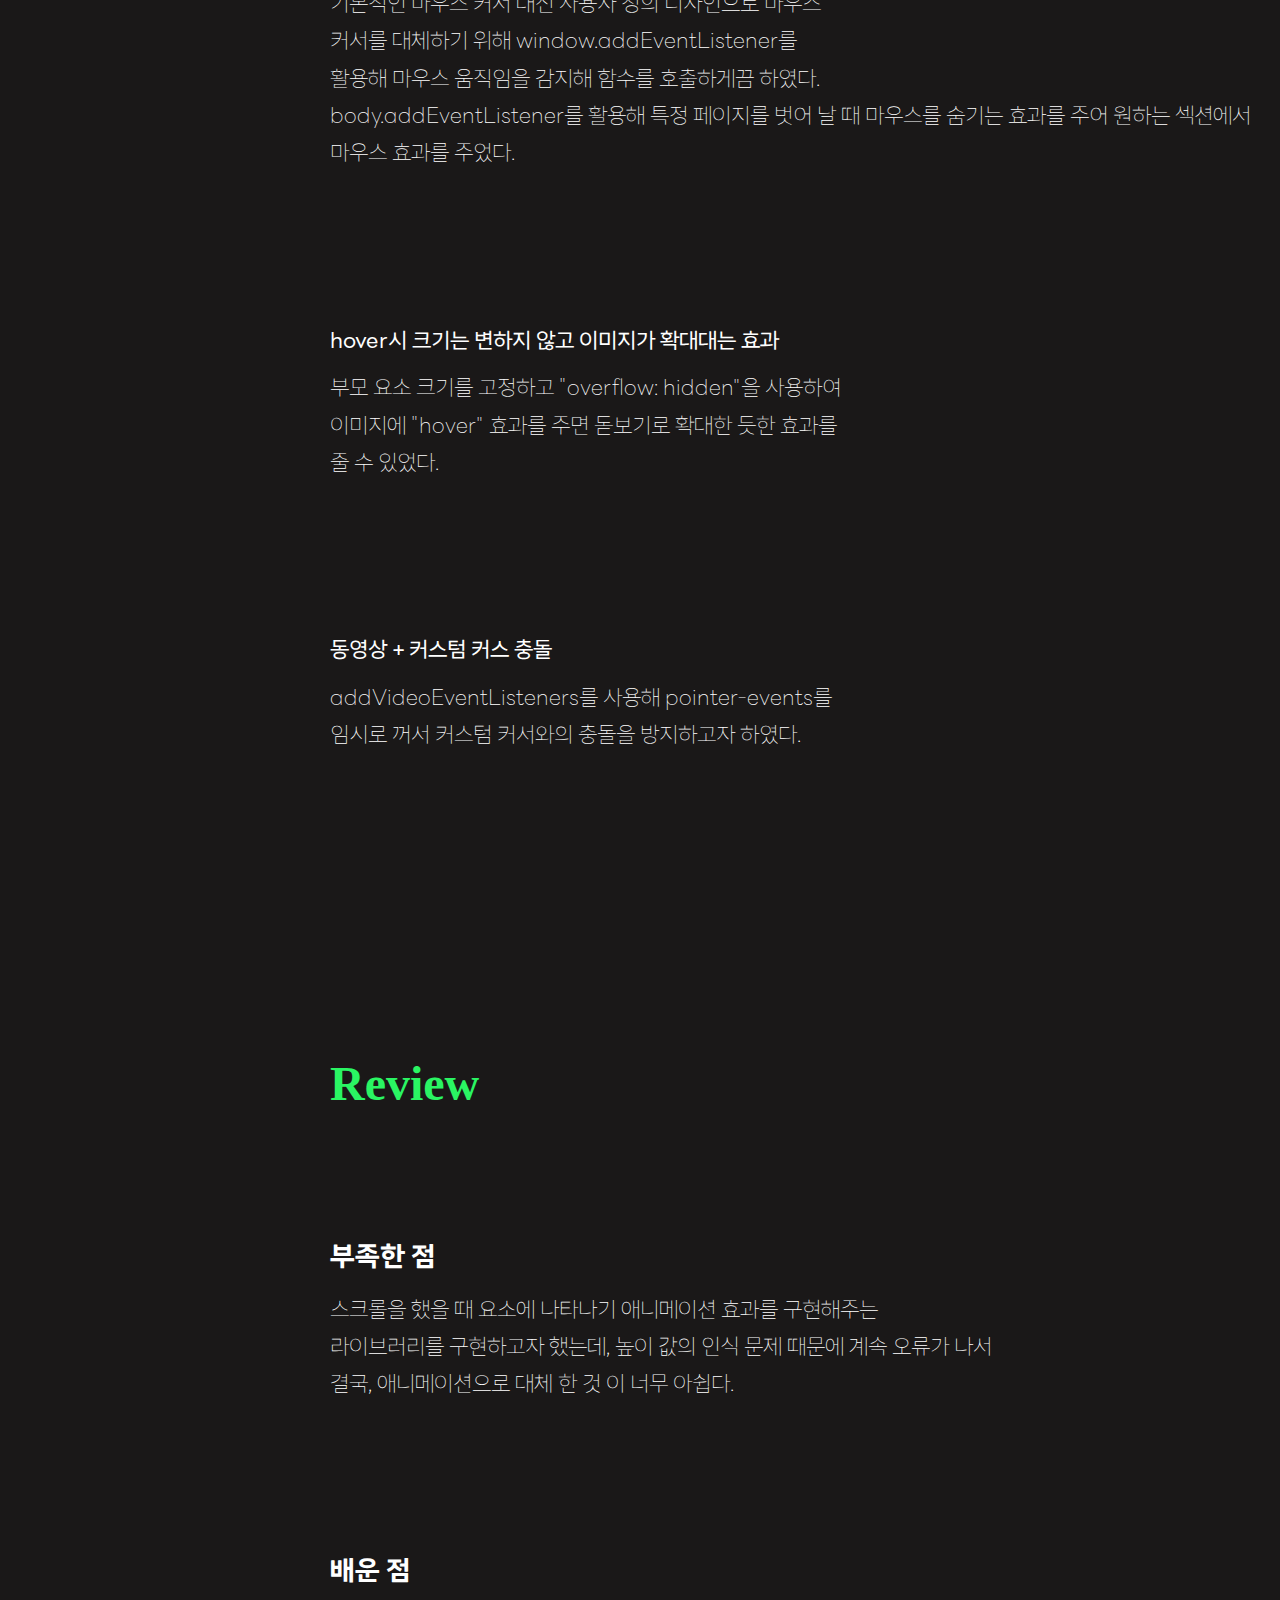
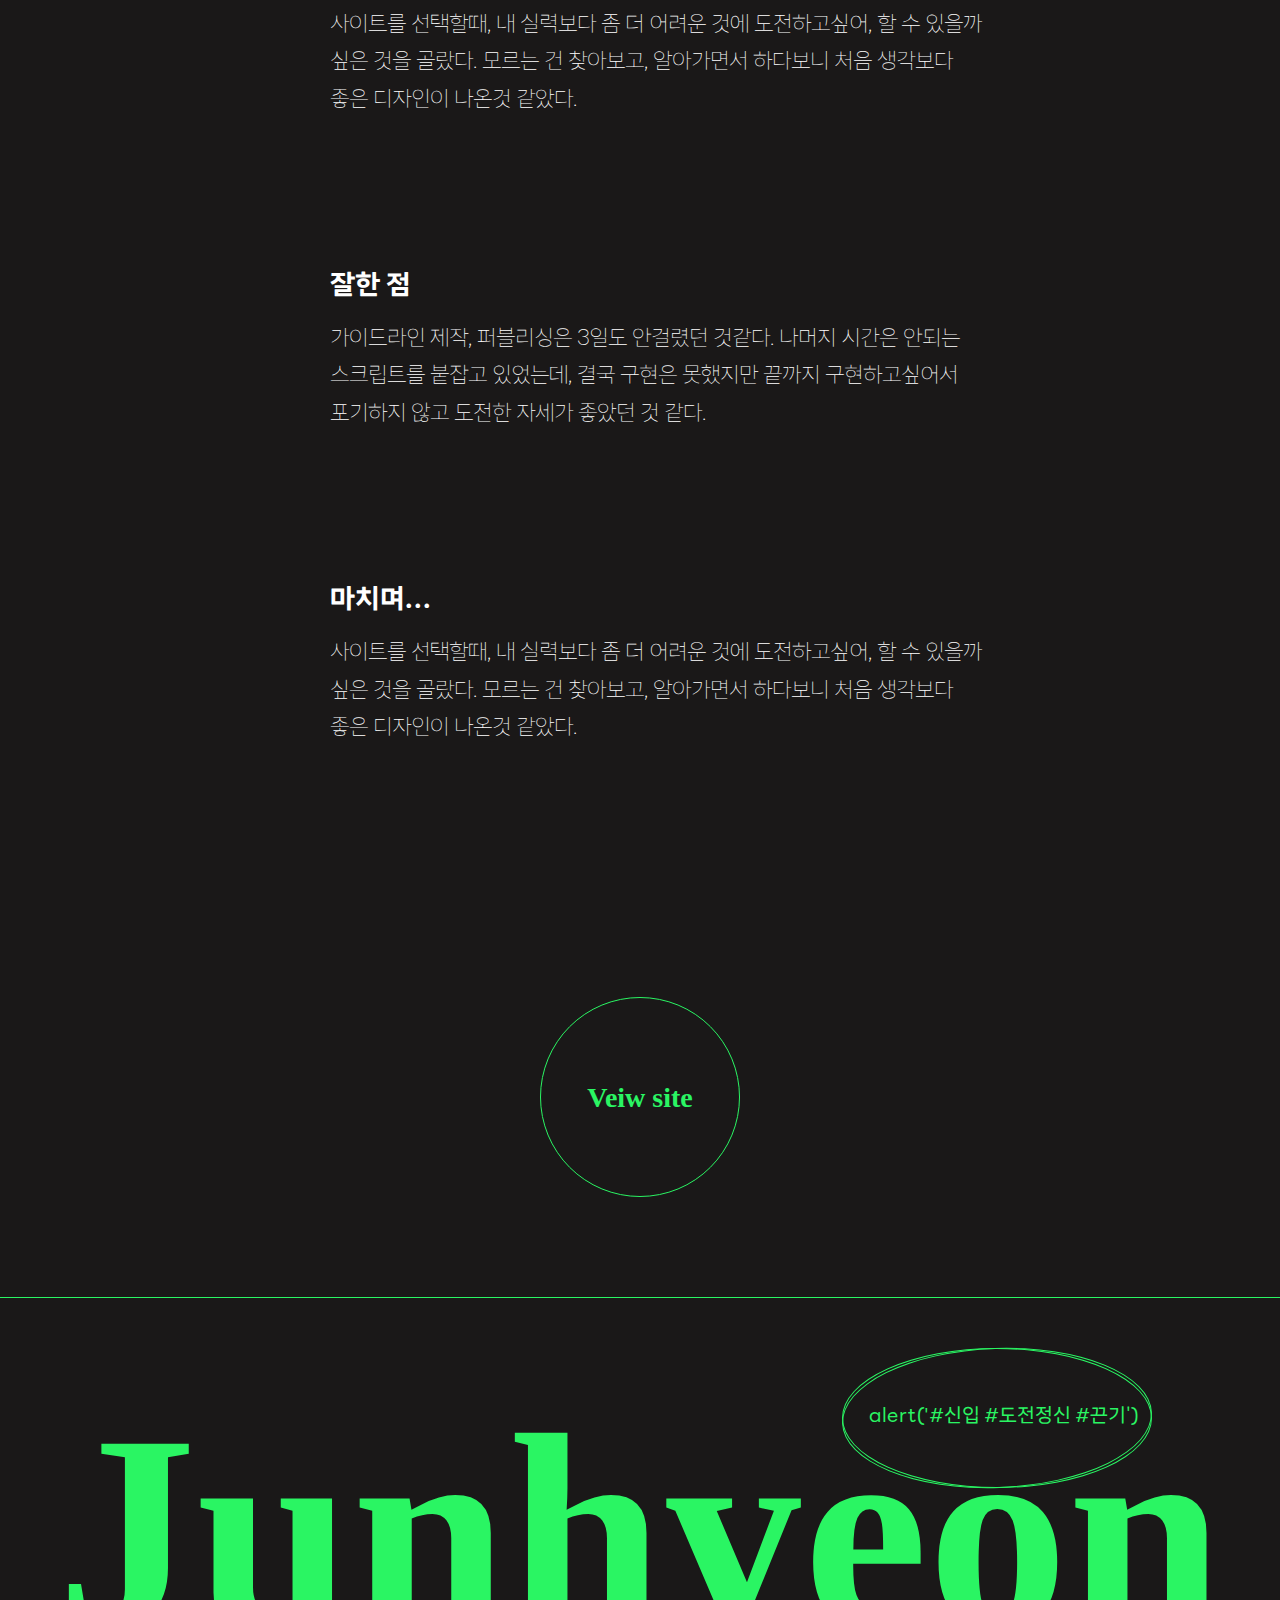
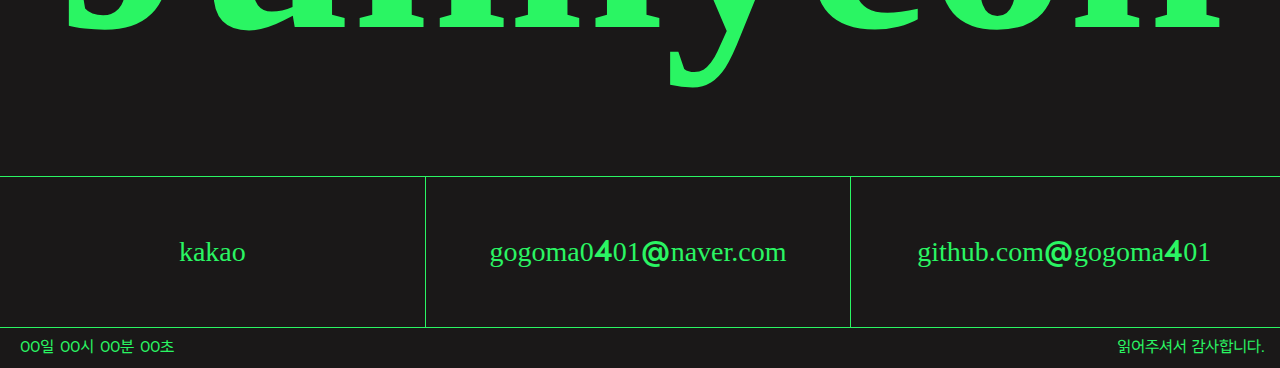
<file: new포트폴리오/o_portfolio/project4/index.html>
<!DOCTYPE html>
<html lang="en">
<head>
    <meta charset="UTF-8">
    <meta name="viewport" content="width=device-width, initial-scale=1.0">
    <title>project4</title>
    <!-- open graph -->
    <meta property="og:title" content="포트폴리오">
    <meta property="og:description" content="변준현님의 포트폴리오 입니다.">
    <meta property="og:image" content="/images/Group 48.png">
    <meta property="og:url" content="https://gogoma0401.github.io/portfolio/project4/index.html/">
    <!-- favicon -->
    <link rel="shortcut icon" href="./images/favicon.ico">
    <link rel="icon" type="image/png" sizes="32x32" href="./images/favicon-32x32.png">
    <link rel="icon" type="image/png" sizes="96x96" href="./images/favicon-96x96.png">
    <link rel="icon" type="image/png" sizes="16x16" href="./images/favicon-16x16.png">

    <!-- reset -->
    <link rel="stylesheet" href="../common/style/minireset.min.css">
    <!-- font -->
    <link rel="stylesheet" href="../common/style/fonts.css">
    <!-- aos -->
    <link rel="stylesheet" href="https://unpkg.com/aos@2.3.1/dist/aos.css">
    <!-- 마우스 -->
    <link rel="stylesheet" href="./cursor.css">
    <!-- 화살표 -->
    <link rel="stylesheet" href="https://fonts.googleapis.com/css2?family=Material+Symbols+Outlined:opsz,wght,FILL,GRAD@48,400,0,0" />
    <!-- css -->
    <link rel="stylesheet" href="./index.css">
    
  
    <!-- script -->
    <link rel="stylesheet" href="../common/style/jquery-3.7.0.min.js">
    <!-- aos -->
    <script src="https://unpkg.com/aos@2.3.1/dist/aos.js"></script>
    <!-- 마우스 -->
    <script defer src="./custom-cursor.js"></script>
    <!-- sub script -->
    <script defer src="./index.css"></script>
    
    <body>
        
</head>
<body>
    <!--커스텀 커서 시작-->
    <div id="custom_cursor" class="custom-cursor">
        <div class="custom-cursor-icon"></div>
    </div>
    <!--커스텀 커서 끝-->
    <header>
        
        <ul>
            <li><a href="../index.html"><img src="./images/Group 48.png" alt="logo"></a></li>
            <li>
                <ul class="gnb">
                    <li><a href="#design">Design</a></li>
                    <li><a href="#reveiw">Review</a></li>
                </ul>
            </li>
            <li><a href="https://github.com/gogoma0401/portfolio">github</a></li>
        </ul>
    </header>
    <main>
        
        <div class="main_img">
        <div class="img_txt">WEB PAGE</div>
        <img src="./images/suwonfc.png">
        </div>
        <div class="box">
           <div class="head_line">
            <ul class="sub">
                <li>Project
                    <ul>
                        <li>수원FC 홈페이지 리디자인</li>
                    </ul>
                </li>
                <li>Tool
                    <ul>
                        <li>Photoshop, Figma, VS Code, JavaScript</li>
                    </ul>
                </li>
                <li>Period
                    <ul>
                        <li>2023.06.30~07.10</li>
                    </ul>
                </li>
            </ul>
            </div>
        </div>

        <div class="overview">
            <h2><span class="highlight">Overview</span></h2>
            <h3>수원 FC 사이트 리디자인</h3>
            <h4  id="design">현재 축구 사이트 디자인이 구식으로 느껴지는 문제가 있어 리디자인을 통해 사용자들이 더 나은 경험을 얻도록 개선하고자 했다.
            사용자들이 사이트를 방문하며 느끼는 편안함과 <span class="highlight2">더 나은 시각적 인상을 줄 수 있도록 디자인</span> 하였다.</h4>
        </div>


        <div class="design">
            <h2><span class="highlight">Design</span></h2>

            <div class="concept">
                <h3>Concept</h3>
                <h4>사용자들에게 <span class="highlight2">시각적으로 즐거운 경험을 제공</span>하고, 편의성을 높힌 디자인을 구현하였다.</h4>
            </div>

            <div class="keyword">
                <h3>Keyword</h3>
                <div class="txt">
                <h4>#Motion Web Design</h4><h4>#사용자친화적</h4>
                </div>
            </div>

            <div class="type">
            <h3>Typography</h3>
            <h4>폰트는 Noto Sans Korean을 사용해 접근성을 높이고, 깔끔하게 표현하고자 했다.</h4>
            </div>

            <div class="container">
                <h3>Colors</h3>
                <div class="colors">
                    <div class="color color3">
                        <ul>
                            <li>#0070CD</li>
                            <li>main color</li>
                        </ul>
                    </div>
                    <div class="color color4">
                        <ul>
                            <li>#00396F</li>
                            <li>main color</li>
                        </ul>
                    </div>
                    <div class="color color1">
                        <ul>
                            <li>#FFC627</li>
                            <li>point color</li>
                        </ul>
                    </div>
                    <div class="color color2">
                        <ul>
                            <li>#EB0028</li>
                            <li>point color</li>
                        </ul>
                    </div>
                    
                    <div class="color color5">
                        <ul>
                            <li>#151515</li>
                            <li>bg color</li>
                        </ul> 
                    </div>
                </div>
                <h4>검정색(#151515)을 적절히 사용해 더 나은 시각적 효과와 네이비색을 바탕으로 수원FC만의 색깔을 웹사이트에 녹여 표현하였습니다.</h4>
            </div>
        </div>

        <div class="Problem" id=problem>
            <div class="solution">
                <h2>Problem & Solution</h2>
                <h3>문제 해결</h3>
                <div class="solving">
                    <h4>커스텀 커서 활용하기</h4>
                    <h4>기본적인 마우스 커서 대신 사용자 정의 디자인으로 마우스 커서를 대체하기 위해 window.addEventListener를 활용해 마우스 움직임을 감지해 함수를 호출하게끔 하였다.</h4>
                    <h4>body.addEventListener를 활용해 특정 페이지를 벗어 날 때 마우스를 숨기는 효과를 주어 원하는 섹션에서 마우스 효과를 주었다.</h4>
                    
                </div>

                <div class="solving">
                    <h4>hover시 크기는 변하지 않고 이미지가 확대대는 효과</h4>
                    <h4>부모 요소 크기를 고정하고 "overflow: hidden"을 사용하여 이미지에 "hover" 효과를 주면 돋보기로 확대한 듯한 효과를 줄 수 있었다.
                    </h4>
                </div>

                <div class="solving">
                    <h4>동영상 + 커스텀 커스 충돌</h4>
                    <h4>addVideoEventListeners를 사용해 pointer-events를 임시로 꺼서 커스텀 커서와의 충돌을 방지하고자 하였다. </h4>
                </div>
            </div>
       </div>

       <div class="reveiw" id="reveiw">
            
            <h2>Review</h2>
            <div class="part">
            <h3>부족한 점</h3>
            <h4>스크롤을 했을 때 요소에 나타나기 애니메이션 효과를 구현해주는 라이브러리를 구현하고자 했는데, 높이 값의 인식 문제 때문에 계속 오류가 나서 결국, 애니메이션으로 대체 한 것 이 너무 아쉽다. </h4>
            </div>

            <div class="part">
            <h3>배운 점</h3>
            <h4>사이트를 선택할때, 내 실력보다 좀 더 어려운 것에 도전하고싶어, 할 수 있을까 싶은 것을 골랐다.
                모르는 건 찾아보고, 알아가면서 하다보니 처음 생각보다 좋은 디자인이 나온것 같았다.
            </h4>
            </div>

            <div class="part">
            <h3>잘한 점</h3>            
            <h4>가이드라인 제작, 퍼블리싱은 3일도 안걸렸던 것같다. 나머지 시간은 안되는 스크립트를 붙잡고 있었는데, 결국 구현은 못했지만 끝까지 구현하고싶어서 포기하지 않고 도전한 자세가 좋았던 것 같다.</h4>
           
            </div>

            <div class="part">
                <h3>마치며...</h3>
                <h4>사이트를 선택할때, 내 실력보다 좀 더 어려운 것에 도전하고싶어, 할 수 있을까 싶은 것을 골랐다.
                모르는 건 찾아보고, 알아가면서 하다보니 처음 생각보다 좋은 디자인이 나온것 같았다.</h4>
                </div>
            </div>
       </div>

    </div>
        <div class="veiw">
            <h2><a href="../suwonfc/index.html " target="_blank">Veiw site</a></h2>
        </div>
    </div>

    <section>
        <div class="introduce">
            <div class="circle circle3"></div>
            <div class="circle circle4"></div>
            <div class="circle_txt">
                <p>alert('#신입 #도전정신 #끈기')</p>
            </div>
            <ul>
                <li>Junhyeon</li>
                <li class="paper"><a href="">kakao</a>
                    <ul>
                        <li>
                            <div class="sticker-hover __web-inspector-hide-shortcut__">
                                <div class="sticker part" data-type="1" data-num="1" data-order="1"
                                    style="transform: translate(0px, 380px) rotate(80.94deg);"><img
                                        src="./images/sticker1.png"></div>
    
                                <div class="sticker part" data-type="1" data-num="2" data-order="6"
                                    style="transform: translate(0px, 380px) rotate(-26.37deg);"><img
                                        src="./images/sticker1.png"></div>
    
                                <div class="sticker part" data-type="1" data-num="3" data-order="8"
                                    style="transform: translate(0px, 380px) rotate(52.22deg);"><img
                                        src="./images/sticker1.png"></div>
    
                                <div class="sticker part" data-type="1" data-num="4" data-order="15"
                                    style="transform: translate(0px, 380px) rotate(53.76deg);"><img
                                        src="./images/sticker1.png"></div>
    
                                <div class="sticker part" data-type="2" data-num="1" data-order="10"
                                    style="transform: translate(0px, 380px) rotate(39.57deg);"><img
                                        src="./images/sticker2.png"></div>
    
                                <div class="sticker part" data-type="2" data-num="2" data-order="3"
                                    style="transform: translate(0px, 380px) rotate(1.02deg);"><img
                                        src="./images/sticker2.png"></div>
    
                                <div class="sticker part" data-type="2" data-num="3" data-order="7"
                                    style="transform: translate(0px, 380px) rotate(-94.56deg);"><img
                                        src="./images/sticker2.png"></div>
    
                                <div class="sticker part" data-type="2" data-num="4" data-order="12"
                                    style="transform: translate(0px, 380px) rotate(39.37deg);"><img
                                        src="./images/sticker2.png"></div>
    
                                <div class="sticker part" data-type="2" data-num="5" data-order="11"
                                    style="transform: translate(0px, 380px) rotate(59.53deg);"><img
                                        src="./images/sticker2.png"></div>
    
                                <div class="sticker part" data-type="3" data-num="1" data-order="13"
                                    style="transform: translate(0px, 380px) rotate(0.36deg);"><img
                                        src="./images/sticker3.png"></div>
    
                                <div class="sticker part" data-type="4" data-num="1" data-order="4"
                                    style="transform: translate(0px, 380px) rotate(22.62deg);"><img
                                        src="./images/sticker4.png"></div>
    
                                <div class="sticker part" data-type="4" data-num="2" data-order="14"
                                    style="transform: translate(0px, 380px) rotate(-50.68deg);"><img
                                        src="./images/sticker5.png"></div>
    
                                <div class="sticker part" data-type="5" data-num="1" data-order="2"
                                    style="transform: translate(0px, 380px) rotate(56.69deg);"><img
                                        src="./images/sticker5.png"></div>
    
                                <div class="sticker part" data-type="5" data-num="2" data-order="5"
                                    style="transform: translate(0px, 380px) rotate(-62.45deg);"><img
                                        src="./images/sticker5.png"></div>
    
                                <div class="sticker part" data-type="5" data-num="3" data-order="9"
                                    style="transform: translate(0px, 380px) rotate(59.43deg);"><img
                                        src="./images/sticker5.png"></div>
    
                                <div class="sticker part" data-type="5" data-num="4" data-order="16"
                                    style="transform: translate(0px, 380px) rotate(71.17deg);"><img
                                        src="./images/sticker5.png"></div>
                            </div>
                        </li>
                    </ul>
                </li>
                <li class="paper"><a href="">gogoma0<span class="new_type">4</span>01<span
                            class="new_type">@</span>naver.com</a>
                    <ul>
                        <li>
                            <div class="sticker-hover __web-inspector-hide-shortcut__">
                                <div class="sticker part" data-type="1" data-num="1" data-order="1"
                                    style="transform: translate(0px, 380px) rotate(80.94deg);"><img
                                        src="./images/sticker1.png"></div>
    
                                <div class="sticker part" data-type="1" data-num="2" data-order="6"
                                    style="transform: translate(0px, 380px) rotate(-26.37deg);"><img
                                        src="./images/sticker1.png"></div>
    
                                <div class="sticker part" data-type="1" data-num="3" data-order="8"
                                    style="transform: translate(0px, 380px) rotate(52.22deg);"><img
                                        src="./images/sticker1.png"></div>
    
                                <div class="sticker part" data-type="1" data-num="4" data-order="15"
                                    style="transform: translate(0px, 380px) rotate(53.76deg);"><img
                                        src="./images/sticker1.png"></div>
    
                                <div class="sticker part" data-type="2" data-num="1" data-order="10"
                                    style="transform: translate(0px, 380px) rotate(39.57deg);"><img
                                        src="./images/sticker2.png"></div>
    
                                <div class="sticker part" data-type="2" data-num="2" data-order="3"
                                    style="transform: translate(0px, 380px) rotate(1.02deg);"><img
                                        src="./images/sticker2.png"></div>
    
                                <div class="sticker part" data-type="2" data-num="3" data-order="7"
                                    style="transform: translate(0px, 380px) rotate(-94.56deg);"><img
                                        src="./images/sticker2.png"></div>
    
                                <div class="sticker part" data-type="2" data-num="4" data-order="12"
                                    style="transform: translate(0px, 380px) rotate(39.37deg);"><img
                                        src="./images/sticker2.png"></div>
    
                                <div class="sticker part" data-type="2" data-num="5" data-order="11"
                                    style="transform: translate(0px, 380px) rotate(59.53deg);"><img
                                        src="./images/sticker2.png"></div>
    
                                <div class="sticker part" data-type="3" data-num="1" data-order="13"
                                    style="transform: translate(0px, 380px) rotate(0.36deg);"><img
                                        src="./images/sticker3.png"></div>
    
                                <div class="sticker part" data-type="4" data-num="1" data-order="4"
                                    style="transform: translate(0px, 380px) rotate(22.62deg);"><img
                                        src="./images/sticker4.png"></div>
    
                                <div class="sticker part" data-type="4" data-num="2" data-order="14"
                                    style="transform: translate(0px, 380px) rotate(-50.68deg);"><img
                                        src="./images/sticker5.png"></div>
    
                                <div class="sticker part" data-type="5" data-num="1" data-order="2"
                                    style="transform: translate(0px, 380px) rotate(56.69deg);"><img
                                        src="./images/sticker5.png"></div>
    
                                <div class="sticker part" data-type="5" data-num="2" data-order="5"
                                    style="transform: translate(0px, 380px) rotate(-62.45deg);"><img
                                        src="./images/sticker5.png"></div>
    
                                <div class="sticker part" data-type="5" data-num="3" data-order="9"
                                    style="transform: translate(0px, 380px) rotate(59.43deg);"><img
                                        src="./images/sticker5.png"></div>
    
                                <div class="sticker part" data-type="5" data-num="4" data-order="16"
                                    style="transform: translate(0px, 380px) rotate(71.17deg);"><img
                                        src="./images/sticker5.png"></div>
                            </div>
                        </li>
                    </ul>
                </li>
                <li class="paper"><a href="https://github.com/gogoma0401/portfolio">github.com<span
                            class="new_type">@</span>gogoma<span class="new_type">4</span>01</a>
                    <ul>
                        <li>
                            <div class="sticker-hover __web-inspector-hide-shortcut__">
                                <div class="sticker part" data-type="1" data-num="1" data-order="1"
                                    style="transform: translate(0px, 380px) rotate(80.94deg);"><img
                                        src="./images/sticker1.png"></div>
    
                                <div class="sticker part" data-type="1" data-num="2" data-order="6"
                                    style="transform: translate(0px, 380px) rotate(-26.37deg);"><img
                                        src="./images/sticker1.png"></div>
    
                                <div class="sticker part" data-type="1" data-num="3" data-order="8"
                                    style="transform: translate(0px, 380px) rotate(52.22deg);"><img
                                        src="./images/sticker1.png"></div>
    
                                <div class="sticker part" data-type="1" data-num="4" data-order="15"
                                    style="transform: translate(0px, 380px) rotate(53.76deg);"><img
                                        src="./images/sticker1.png"></div>
    
                                <div class="sticker part" data-type="2" data-num="1" data-order="10"
                                    style="transform: translate(0px, 380px) rotate(39.57deg);"><img
                                        src="./images/sticker2.png"></div>
    
                                <div class="sticker part" data-type="2" data-num="2" data-order="3"
                                    style="transform: translate(0px, 380px) rotate(1.02deg);"><img
                                        src="./images/sticker2.png"></div>
    
                                <div class="sticker part" data-type="2" data-num="3" data-order="7"
                                    style="transform: translate(0px, 380px) rotate(-94.56deg);"><img
                                        src="./images/sticker2.png"></div>
    
                                <div class="sticker part" data-type="2" data-num="4" data-order="12"
                                    style="transform: translate(0px, 380px) rotate(39.37deg);"><img
                                        src="./images/sticker2.png"></div>
    
                                <div class="sticker part" data-type="2" data-num="5" data-order="11"
                                    style="transform: translate(0px, 380px) rotate(59.53deg);"><img
                                        src="./images/sticker2.png"></div>
    
                                <div class="sticker part" data-type="3" data-num="1" data-order="13"
                                    style="transform: translate(0px, 380px) rotate(0.36deg);"><img
                                        src="./images/sticker3.png"></div>
    
                                <div class="sticker part" data-type="4" data-num="1" data-order="4"
                                    style="transform: translate(0px, 380px) rotate(22.62deg);"><img
                                        src="./images/sticker4.png"></div>
    
                                <div class="sticker part" data-type="4" data-num="2" data-order="14"
                                    style="transform: translate(0px, 380px) rotate(-50.68deg);"><img
                                        src="./images/sticker5.png"></div>
    
                                <div class="sticker part" data-type="5" data-num="1" data-order="2"
                                    style="transform: translate(0px, 380px) rotate(56.69deg);"><img
                                        src="./images/sticker5.png"></div>
    
                                <div class="sticker part" data-type="5" data-num="2" data-order="5"
                                    style="transform: translate(0px, 380px) rotate(-62.45deg);"><img
                                        src="./images/sticker5.png"></div>
    
                                <div class="sticker part" data-type="5" data-num="3" data-order="9"
                                    style="transform: translate(0px, 380px) rotate(59.43deg);"><img
                                        src="./images/sticker5.png"></div>
    
                                <div class="sticker part" data-type="5" data-num="4" data-order="16"
                                    style="transform: translate(0px, 380px) rotate(71.17deg);"><img
                                        src="./images/sticker5.png"></div>
                            </div>
                        </li>
                    </ul>
                </li>
            </ul>
        </div>
    </main>
    <footer>
        <ul>
            <li>
                <ul class="timer-list">
                    <li class="date"><span>00</span>일</li>
                    <li class="hours"><span>00</span>시</li>
                    <li class="minutes"><span>00</span>분</li>
                    <li class="seconds"><span>00</span>초</li>
                </ul>
            </li>
            <li>읽어주셔서 감사합니다.</li>
        </ul>
    </footer>

    <script> 
            AOS.init(); // 자바스크립트로 init()을 해야 동작한다.
    </script>
</body>
</html>
</file>
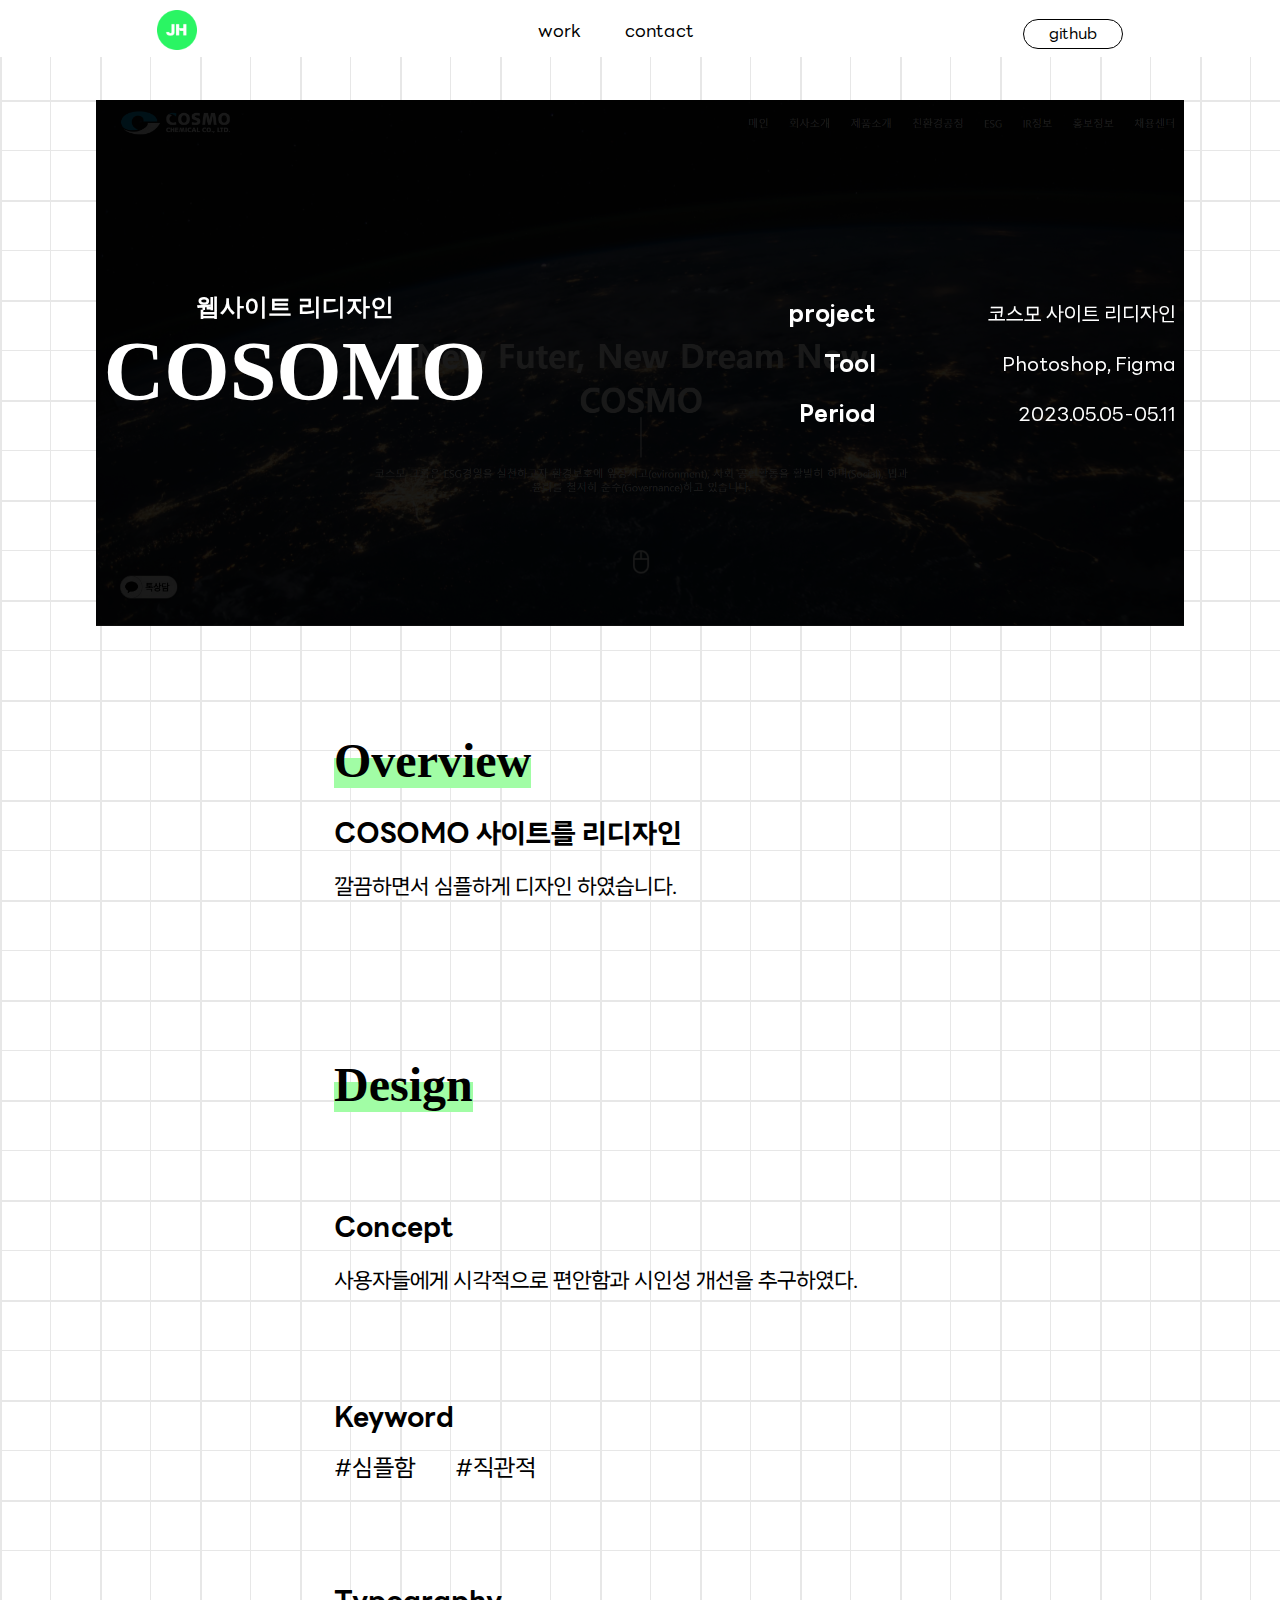
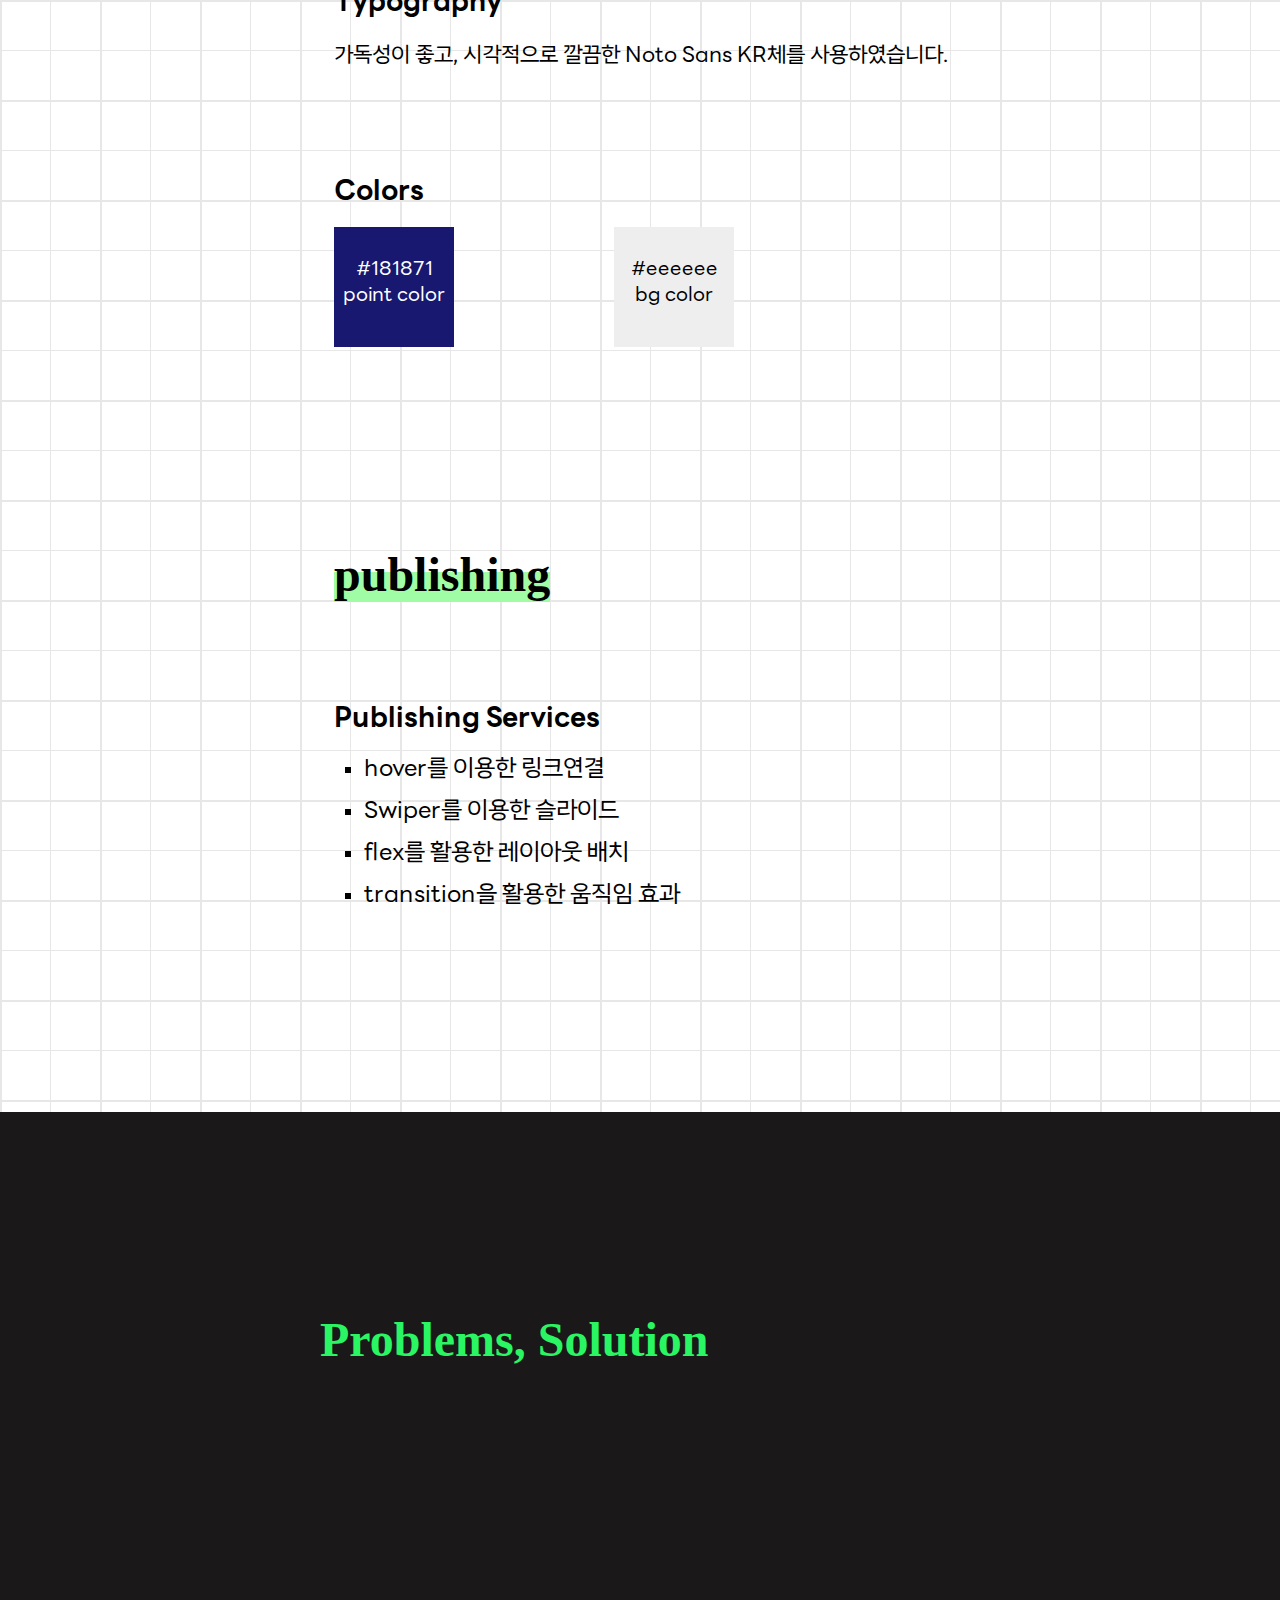
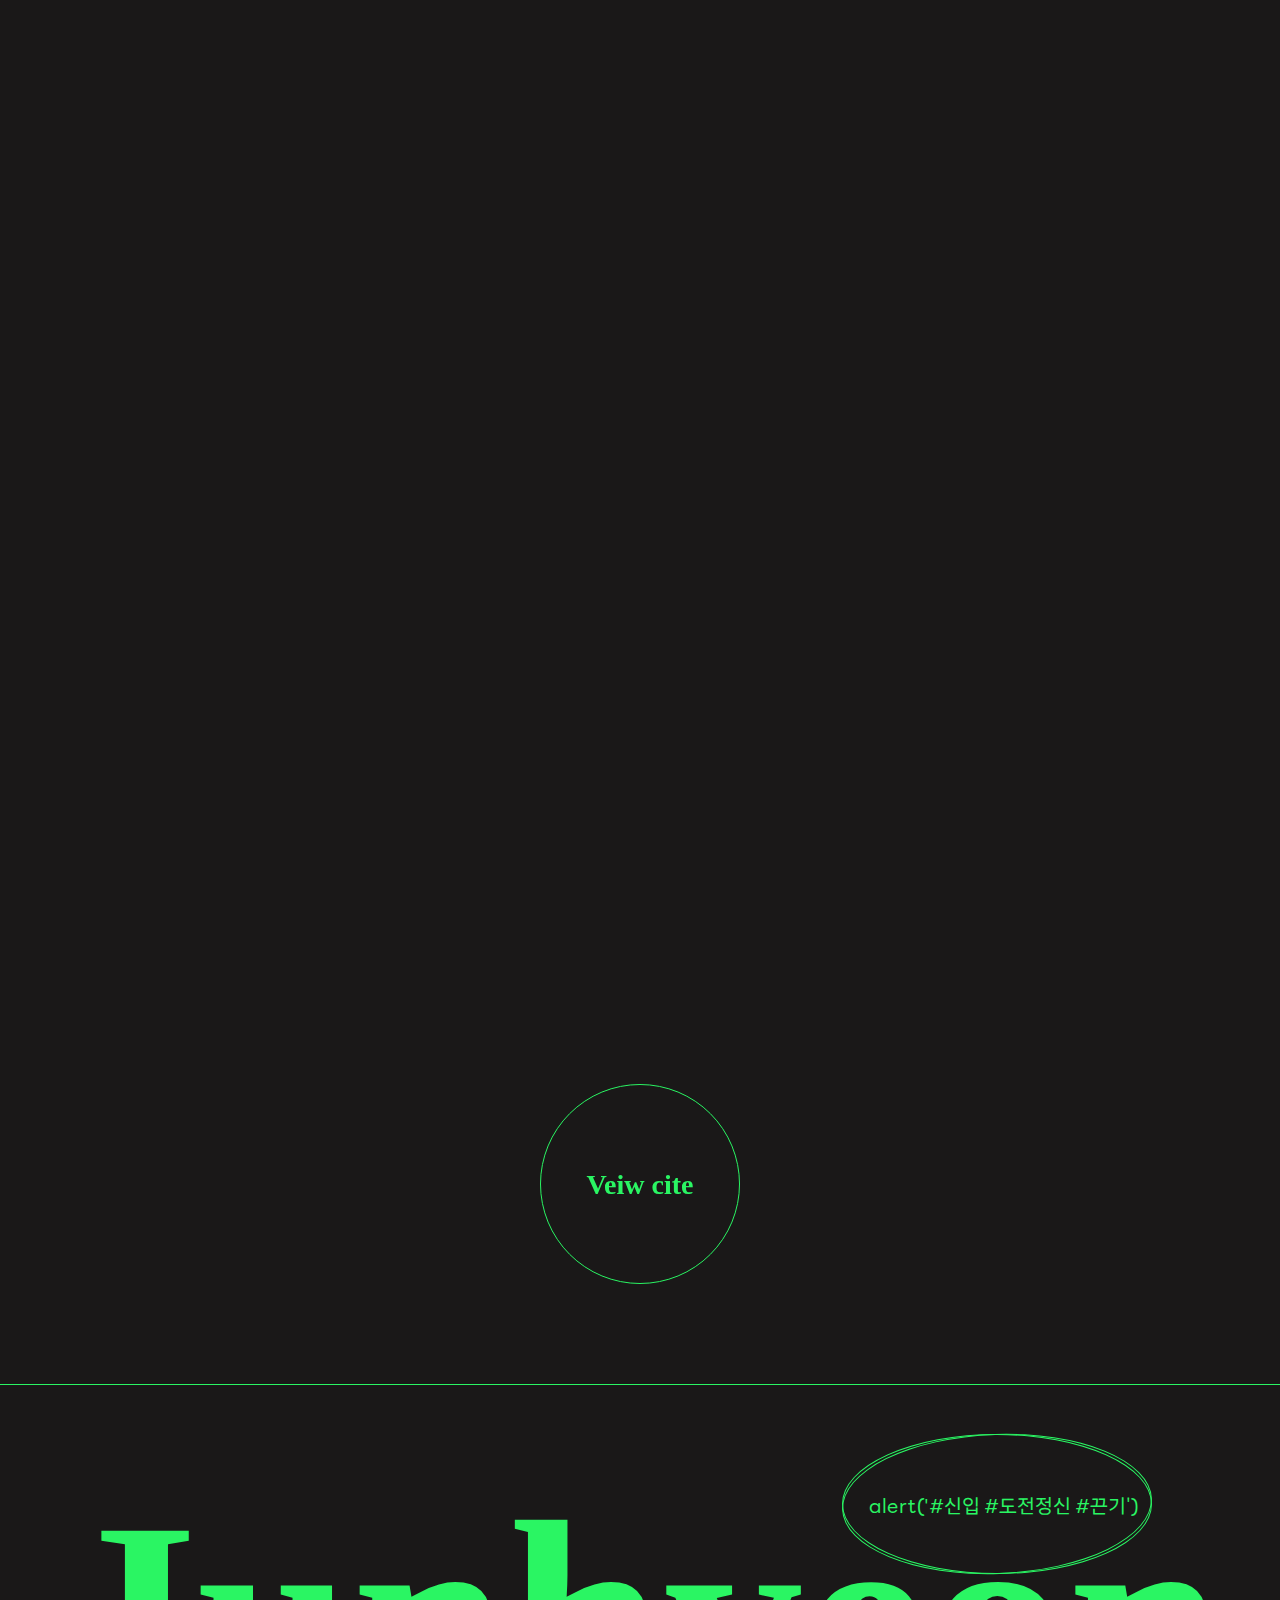
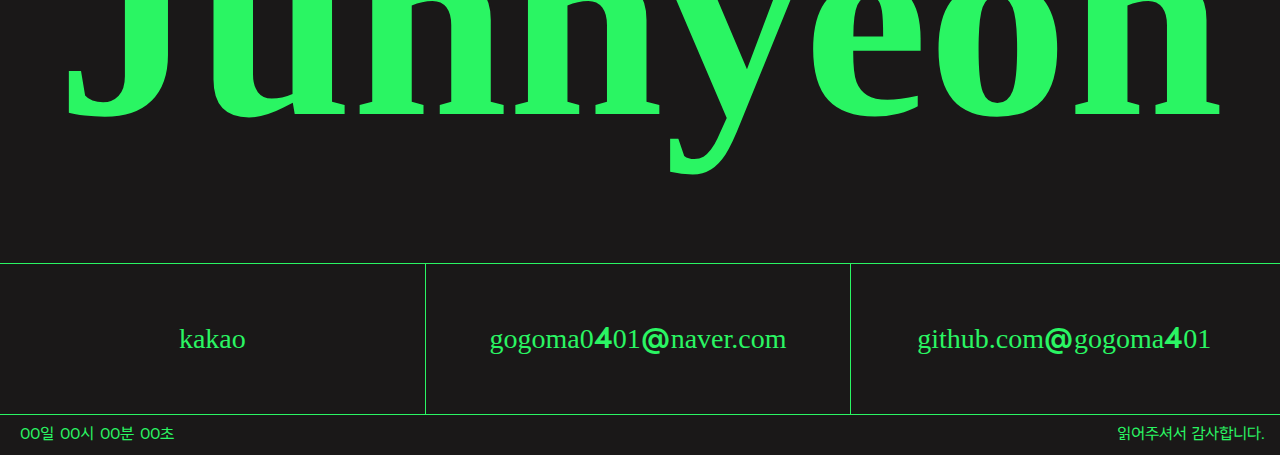
<file: new포트폴리오/o_portfolio/project5/index.html>
<!DOCTYPE html>
<html lang="en">
<head>
    <meta charset="UTF-8">
    <meta name="viewport" content="width=device-width, initial-scale=1.0">
    <title>project5</title>
    <!-- open graph -->
    <meta property="og:title" content="포트폴리오">
    <meta property="og:description" content="변준현님의 포트폴리오 입니다.">
    <meta property="og:image" content="/images/Group 48.png">
    <meta property="og:url" content="https://gogoma0401.github.io/portfolio/project5/index.html/">
    <!-- favicon -->
    <link rel="shortcut icon" href="./images/favicon.ico">
    <link rel="icon" type="image/png" sizes="32x32" href="./images/favicon-32x32.png">
    <link rel="icon" type="image/png" sizes="96x96" href="./images/favicon-96x96.png">
    <link rel="icon" type="image/png" sizes="16x16" href="./images/favicon-16x16.png">

    <meta name="msapplication-TileColor" content="#da532c">
    <meta name="theme-color" content="#ffffff">
    
    <!-- reset -->
    <link rel="stylesheet" href="../common/style/minireset.min.css">
    <!-- font -->
    <link rel="stylesheet" href="../common/style/fonts.css">
    <!-- aos -->
    <link rel="stylesheet" href="https://unpkg.com/aos@2.3.1/dist/aos.css">
    <!-- 마우스 -->
    <link rel="stylesheet" href="./cursor.css">
    <!-- sub css -->
    <link rel="stylesheet" href="./index.css">
    
    <!-- script -->
    <link rel="stylesheet" href="../common/style/jquery-3.7.0.min.js">
    <!-- aos -->
    <script src="https://unpkg.com/aos@2.3.1/dist/aos.js"></script>
    <!-- 마우스 -->
    <script defer src="./custom-cursor.js"></script> 
    <!-- sub script -->
    <script defer src="./index.css"></script>
    <body>
        
</head>
<body>
    <!--커스텀 커서 시작-->
    <div id="custom_cursor" class="custom-cursor">
        <div class="custom-cursor-icon"></div>
    </div>
    <!--커스텀 커서 끝-->
    <header>
        <ul>
            <li><img src="./images/Group 48.png" alt="logo"></li>
            <li>
                <ul class="gnb">
                    <li>work</li>
                    <li>contact</li>
                </ul>
            </li>
            <li><a href="https://github.com/gogoma0401/portfolio">github</a></li>
        </ul>
    </header>
    <main>
        <div class="box">
           <img src="./images/cosomo.jpg">
           <div class="head_line">
            <ul class="txt">
                <li>
                    웹사이트 리디자인
                </li>
                <li>
                    COSOMO


                </li>
            </ul>
            <ul class="sub">
                <li>project
                    <ul>
                        <li>코스모 사이트 리디자인</li>

                    </ul>
                </li>
                <li>Tool
                    <ul>
                        <li>Photoshop, Figma</li>
                    </ul>
                </li>
                <li>Period
                    <ul>
                        <li>2023.05.05-05.11</li>
                    </ul>
                </li>
            </ul>
        </div>
        </div>
        <div class="overview">
            <h2><span class="highlight">Overview</span></h2>

            <h3>COSOMO 사이트를 리디자인</h3>
            <p>깔끔하면서 심플하게 디자인 하였습니다.</p>
           

        </div>
        <div class="design">
            <h2><span class="highlight">Design</span></h2>
            <div class="concept">
                <h3>Concept</h3>

                <p>사용자들에게 시각적으로 편안함과 시인성 개선을 추구하였다.</span></p>

            </div>
            <div class="keyword">
                <h3>Keyword</h3>
                <ul>

                    <li>#심플함</li>
                    <li>#직관적</li>

                </ul>
            </div>
            <div class="typographty">
                <h3>Typography</h3>
                <p>가독성이 좋고, 시각적으로 깔끔한
                Noto Sans KR체를 사용하였습니다.</p>
            </div>

           

            <div class="colors">
                <h3>Colors</h3>
                <div class="container">
                    <div class="color color1">
                        <ul>

                            <li>#181871</li>

                            <li>point color</li>
                        </ul>
                    </div>
                    <div class="color color2">
                         <ul>

                            <li>#eeeeee</li>

                            <li>bg color</li>
                         </ul>
                    </div>
                </div>
            </div>
            <div class="publishing">
                <h2><span class="highlight">publishing</span></h2>
                <h3>Publishing Services</h3>
                <ul>

                    <li>hover를 이용한 링크연결</li>
                    <li>Swiper를 이용한 슬라이드 </li>
                    <li>flex를 활용한 레이아웃 배치</li>
                    <li>transition을 활용한 움직임 효과</li>

                </ul>
            </div>
        </div>

        <div class="problem">
            <h2>Problems, Solution</h2>
                <div class="problems1" data-aos="fade-right">
                    <div class="txt">

                        <h3>이미지가 나타나는 효과</h3>
                        <h4>transition을 이용해 자연스럽게 이미지가 나타나게 함</h4>

                    </div>
                </div>

                <div class="problems2" data-aos="fade-right">
                    <div class="txt">

                        <h3>스와이퍼 이미지의 구현</h3>
                        <h4>고정되어있는 이미지에 스와이퍼 효과를 주어, 동적으로 구현</h4>
                    </div>
                    <img src="./images/problems.png" alt="스와이퍼 코딩화면">

                </div>
                
           
            <div data-aos="fade-up" data-aos-anchor-placement="top-bottom">
                <div class="review">
                        <h2>Review</h2>

                        <p>첫 레퍼런스 사이트를 디자인 했다.</p>
                        <p>레이아웃 배치에 대한이해와, 이미지 선정에 대해 깊이 있기 고려하고 생각하게 되었던 것 같다. 디자인의 일관성과 통일성을 고려해 사이트가 전체적으로 완성도 있게 보이게 하기 위해 노력하였다.</p>

                </div>
            </div>

            <div class="veiw">

                <h2><a href="../cosomo/cosomo.html" target="_blank">Veiw cite</a></h2>

            </div>
        </div>

    <section>
        <div class="introduce">
            <div class="circle circle3"></div>
            <div class="circle circle4"></div>
            <div class="circle_txt">
                <p>alert('#신입 #도전정신 #끈기')</p>
            </div>
            <ul>
                <li>Junhyeon</li>
                <li class="paper"><a href="">kakao</a>
                    <ul>
                        <li>
                            <div class="sticker-hover __web-inspector-hide-shortcut__">
                                <div class="sticker part" data-type="1" data-num="1" data-order="1"
                                    style="transform: translate(0px, 380px) rotate(80.94deg);"><img
                                        src="./images/sticker1.png"></div>
    
                                <div class="sticker part" data-type="1" data-num="2" data-order="6"
                                    style="transform: translate(0px, 380px) rotate(-26.37deg);"><img
                                        src="./images/sticker1.png"></div>
    
                                <div class="sticker part" data-type="1" data-num="3" data-order="8"
                                    style="transform: translate(0px, 380px) rotate(52.22deg);"><img
                                        src="./images/sticker1.png"></div>
    
                                <div class="sticker part" data-type="1" data-num="4" data-order="15"
                                    style="transform: translate(0px, 380px) rotate(53.76deg);"><img
                                        src="./images/sticker1.png"></div>
    
                                <div class="sticker part" data-type="2" data-num="1" data-order="10"
                                    style="transform: translate(0px, 380px) rotate(39.57deg);"><img
                                        src="./images/sticker2.png"></div>
    
                                <div class="sticker part" data-type="2" data-num="2" data-order="3"
                                    style="transform: translate(0px, 380px) rotate(1.02deg);"><img
                                        src="./images/sticker2.png"></div>
    
                                <div class="sticker part" data-type="2" data-num="3" data-order="7"
                                    style="transform: translate(0px, 380px) rotate(-94.56deg);"><img
                                        src="./images/sticker2.png"></div>
    
                                <div class="sticker part" data-type="2" data-num="4" data-order="12"
                                    style="transform: translate(0px, 380px) rotate(39.37deg);"><img
                                        src="./images/sticker2.png"></div>
    
                                <div class="sticker part" data-type="2" data-num="5" data-order="11"
                                    style="transform: translate(0px, 380px) rotate(59.53deg);"><img
                                        src="./images/sticker2.png"></div>
    
                                <div class="sticker part" data-type="3" data-num="1" data-order="13"
                                    style="transform: translate(0px, 380px) rotate(0.36deg);"><img
                                        src="./images/sticker3.png"></div>
    
                                <div class="sticker part" data-type="4" data-num="1" data-order="4"
                                    style="transform: translate(0px, 380px) rotate(22.62deg);"><img
                                        src="./images/sticker4.png"></div>
    
                                <div class="sticker part" data-type="4" data-num="2" data-order="14"
                                    style="transform: translate(0px, 380px) rotate(-50.68deg);"><img
                                        src="./images/sticker5.png"></div>
    
                                <div class="sticker part" data-type="5" data-num="1" data-order="2"
                                    style="transform: translate(0px, 380px) rotate(56.69deg);"><img
                                        src="./images/sticker5.png"></div>
    
                                <div class="sticker part" data-type="5" data-num="2" data-order="5"
                                    style="transform: translate(0px, 380px) rotate(-62.45deg);"><img
                                        src="./images/sticker5.png"></div>
    
                                <div class="sticker part" data-type="5" data-num="3" data-order="9"
                                    style="transform: translate(0px, 380px) rotate(59.43deg);"><img
                                        src="./images/sticker5.png"></div>
    
                                <div class="sticker part" data-type="5" data-num="4" data-order="16"
                                    style="transform: translate(0px, 380px) rotate(71.17deg);"><img
                                        src="./images/sticker5.png"></div>
                            </div>
                        </li>
                    </ul>
                </li>
                <li class="paper"><a href="">gogoma0<span class="new_type">4</span>01<span
                            class="new_type">@</span>naver.com</a>
                    <ul>
                        <li>
                            <div class="sticker-hover __web-inspector-hide-shortcut__">
                                <div class="sticker part" data-type="1" data-num="1" data-order="1"
                                    style="transform: translate(0px, 380px) rotate(80.94deg);"><img
                                        src="./images/sticker1.png"></div>
    
                                <div class="sticker part" data-type="1" data-num="2" data-order="6"
                                    style="transform: translate(0px, 380px) rotate(-26.37deg);"><img
                                        src="./images/sticker1.png"></div>
    
                                <div class="sticker part" data-type="1" data-num="3" data-order="8"
                                    style="transform: translate(0px, 380px) rotate(52.22deg);"><img
                                        src="./images/sticker1.png"></div>
    
                                <div class="sticker part" data-type="1" data-num="4" data-order="15"
                                    style="transform: translate(0px, 380px) rotate(53.76deg);"><img
                                        src="./images/sticker1.png"></div>
    
                                <div class="sticker part" data-type="2" data-num="1" data-order="10"
                                    style="transform: translate(0px, 380px) rotate(39.57deg);"><img
                                        src="./images/sticker2.png"></div>
    
                                <div class="sticker part" data-type="2" data-num="2" data-order="3"
                                    style="transform: translate(0px, 380px) rotate(1.02deg);"><img
                                        src="./images/sticker2.png"></div>
    
                                <div class="sticker part" data-type="2" data-num="3" data-order="7"
                                    style="transform: translate(0px, 380px) rotate(-94.56deg);"><img
                                        src="./images/sticker2.png"></div>
    
                                <div class="sticker part" data-type="2" data-num="4" data-order="12"
                                    style="transform: translate(0px, 380px) rotate(39.37deg);"><img
                                        src="./images/sticker2.png"></div>
    
                                <div class="sticker part" data-type="2" data-num="5" data-order="11"
                                    style="transform: translate(0px, 380px) rotate(59.53deg);"><img
                                        src="./images/sticker2.png"></div>
    
                                <div class="sticker part" data-type="3" data-num="1" data-order="13"
                                    style="transform: translate(0px, 380px) rotate(0.36deg);"><img
                                        src="./images/sticker3.png"></div>
    
                                <div class="sticker part" data-type="4" data-num="1" data-order="4"
                                    style="transform: translate(0px, 380px) rotate(22.62deg);"><img
                                        src="./images/sticker4.png"></div>
    
                                <div class="sticker part" data-type="4" data-num="2" data-order="14"
                                    style="transform: translate(0px, 380px) rotate(-50.68deg);"><img
                                        src="./images/sticker5.png"></div>
    
                                <div class="sticker part" data-type="5" data-num="1" data-order="2"
                                    style="transform: translate(0px, 380px) rotate(56.69deg);"><img
                                        src="./images/sticker5.png"></div>
    
                                <div class="sticker part" data-type="5" data-num="2" data-order="5"
                                    style="transform: translate(0px, 380px) rotate(-62.45deg);"><img
                                        src="./images/sticker5.png"></div>
    
                                <div class="sticker part" data-type="5" data-num="3" data-order="9"
                                    style="transform: translate(0px, 380px) rotate(59.43deg);"><img
                                        src="./images/sticker5.png"></div>
    
                                <div class="sticker part" data-type="5" data-num="4" data-order="16"
                                    style="transform: translate(0px, 380px) rotate(71.17deg);"><img
                                        src="./images/sticker5.png"></div>
                            </div>
                        </li>
                    </ul>
                </li>
                <li class="paper"><a href="https://github.com/gogoma0401/portfolio">github.com<span
                            class="new_type">@</span>gogoma<span class="new_type">4</span>01</a>
                    <ul>
                        <li>
                            <div class="sticker-hover __web-inspector-hide-shortcut__">
                                <div class="sticker part" data-type="1" data-num="1" data-order="1"
                                    style="transform: translate(0px, 380px) rotate(80.94deg);"><img
                                        src="./images/sticker1.png"></div>
    
                                <div class="sticker part" data-type="1" data-num="2" data-order="6"
                                    style="transform: translate(0px, 380px) rotate(-26.37deg);"><img
                                        src="./images/sticker1.png"></div>
    
                                <div class="sticker part" data-type="1" data-num="3" data-order="8"
                                    style="transform: translate(0px, 380px) rotate(52.22deg);"><img
                                        src="./images/sticker1.png"></div>
    
                                <div class="sticker part" data-type="1" data-num="4" data-order="15"
                                    style="transform: translate(0px, 380px) rotate(53.76deg);"><img
                                        src="./images/sticker1.png"></div>
    
                                <div class="sticker part" data-type="2" data-num="1" data-order="10"
                                    style="transform: translate(0px, 380px) rotate(39.57deg);"><img
                                        src="./images/sticker2.png"></div>
    
                                <div class="sticker part" data-type="2" data-num="2" data-order="3"
                                    style="transform: translate(0px, 380px) rotate(1.02deg);"><img
                                        src="./images/sticker2.png"></div>
    
                                <div class="sticker part" data-type="2" data-num="3" data-order="7"
                                    style="transform: translate(0px, 380px) rotate(-94.56deg);"><img
                                        src="./images/sticker2.png"></div>
    
                                <div class="sticker part" data-type="2" data-num="4" data-order="12"
                                    style="transform: translate(0px, 380px) rotate(39.37deg);"><img
                                        src="./images/sticker2.png"></div>
    
                                <div class="sticker part" data-type="2" data-num="5" data-order="11"
                                    style="transform: translate(0px, 380px) rotate(59.53deg);"><img
                                        src="./images/sticker2.png"></div>
    
                                <div class="sticker part" data-type="3" data-num="1" data-order="13"
                                    style="transform: translate(0px, 380px) rotate(0.36deg);"><img
                                        src="./images/sticker3.png"></div>
    
                                <div class="sticker part" data-type="4" data-num="1" data-order="4"
                                    style="transform: translate(0px, 380px) rotate(22.62deg);"><img
                                        src="./images/sticker4.png"></div>
    
                                <div class="sticker part" data-type="4" data-num="2" data-order="14"
                                    style="transform: translate(0px, 380px) rotate(-50.68deg);"><img
                                        src="./images/sticker5.png"></div>
    
                                <div class="sticker part" data-type="5" data-num="1" data-order="2"
                                    style="transform: translate(0px, 380px) rotate(56.69deg);"><img
                                        src="./images/sticker5.png"></div>
    
                                <div class="sticker part" data-type="5" data-num="2" data-order="5"
                                    style="transform: translate(0px, 380px) rotate(-62.45deg);"><img
                                        src="./images/sticker5.png"></div>
    
                                <div class="sticker part" data-type="5" data-num="3" data-order="9"
                                    style="transform: translate(0px, 380px) rotate(59.43deg);"><img
                                        src="./images/sticker5.png"></div>
    
                                <div class="sticker part" data-type="5" data-num="4" data-order="16"
                                    style="transform: translate(0px, 380px) rotate(71.17deg);"><img
                                        src="./images/sticker5.png"></div>
                            </div>
                        </li>
                    </ul>
                </li>
            </ul>
        </div>

    </section>


    </main>
    <footer>
        <ul>
            <li>
                <ul class="timer-list">
                    <li class="date"><span>00</span>일</li>
                    <li class="hours"><span>00</span>시</li>
                    <li class="minutes"><span>00</span>분</li>
                    <li class="seconds"><span>00</span>초</li>
                </ul>
            </li>
            <li>읽어주셔서 감사합니다.</li>
        </ul>
    </footer>
    <script> 
            AOS.init(); // 자바스크립트로 init()을 해야 동작한다.
        </script>


</body>
</html>
</file>
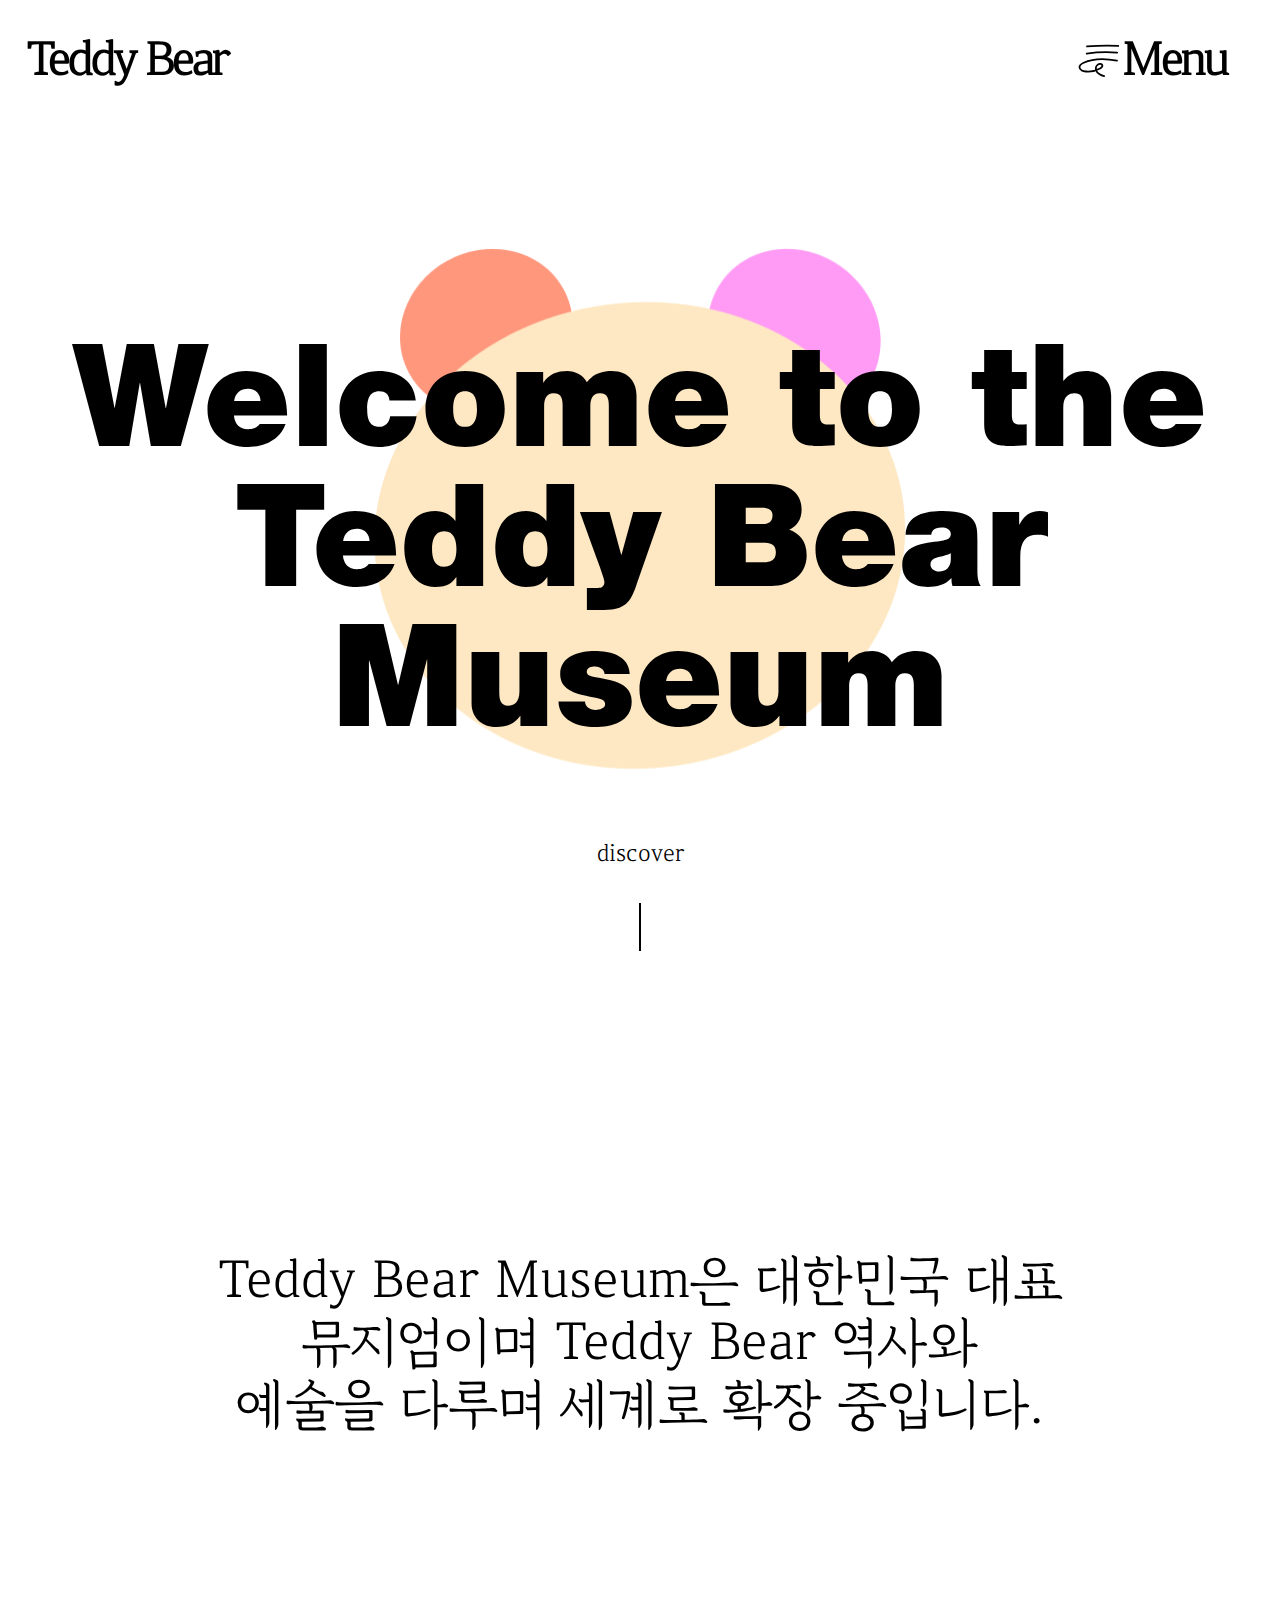
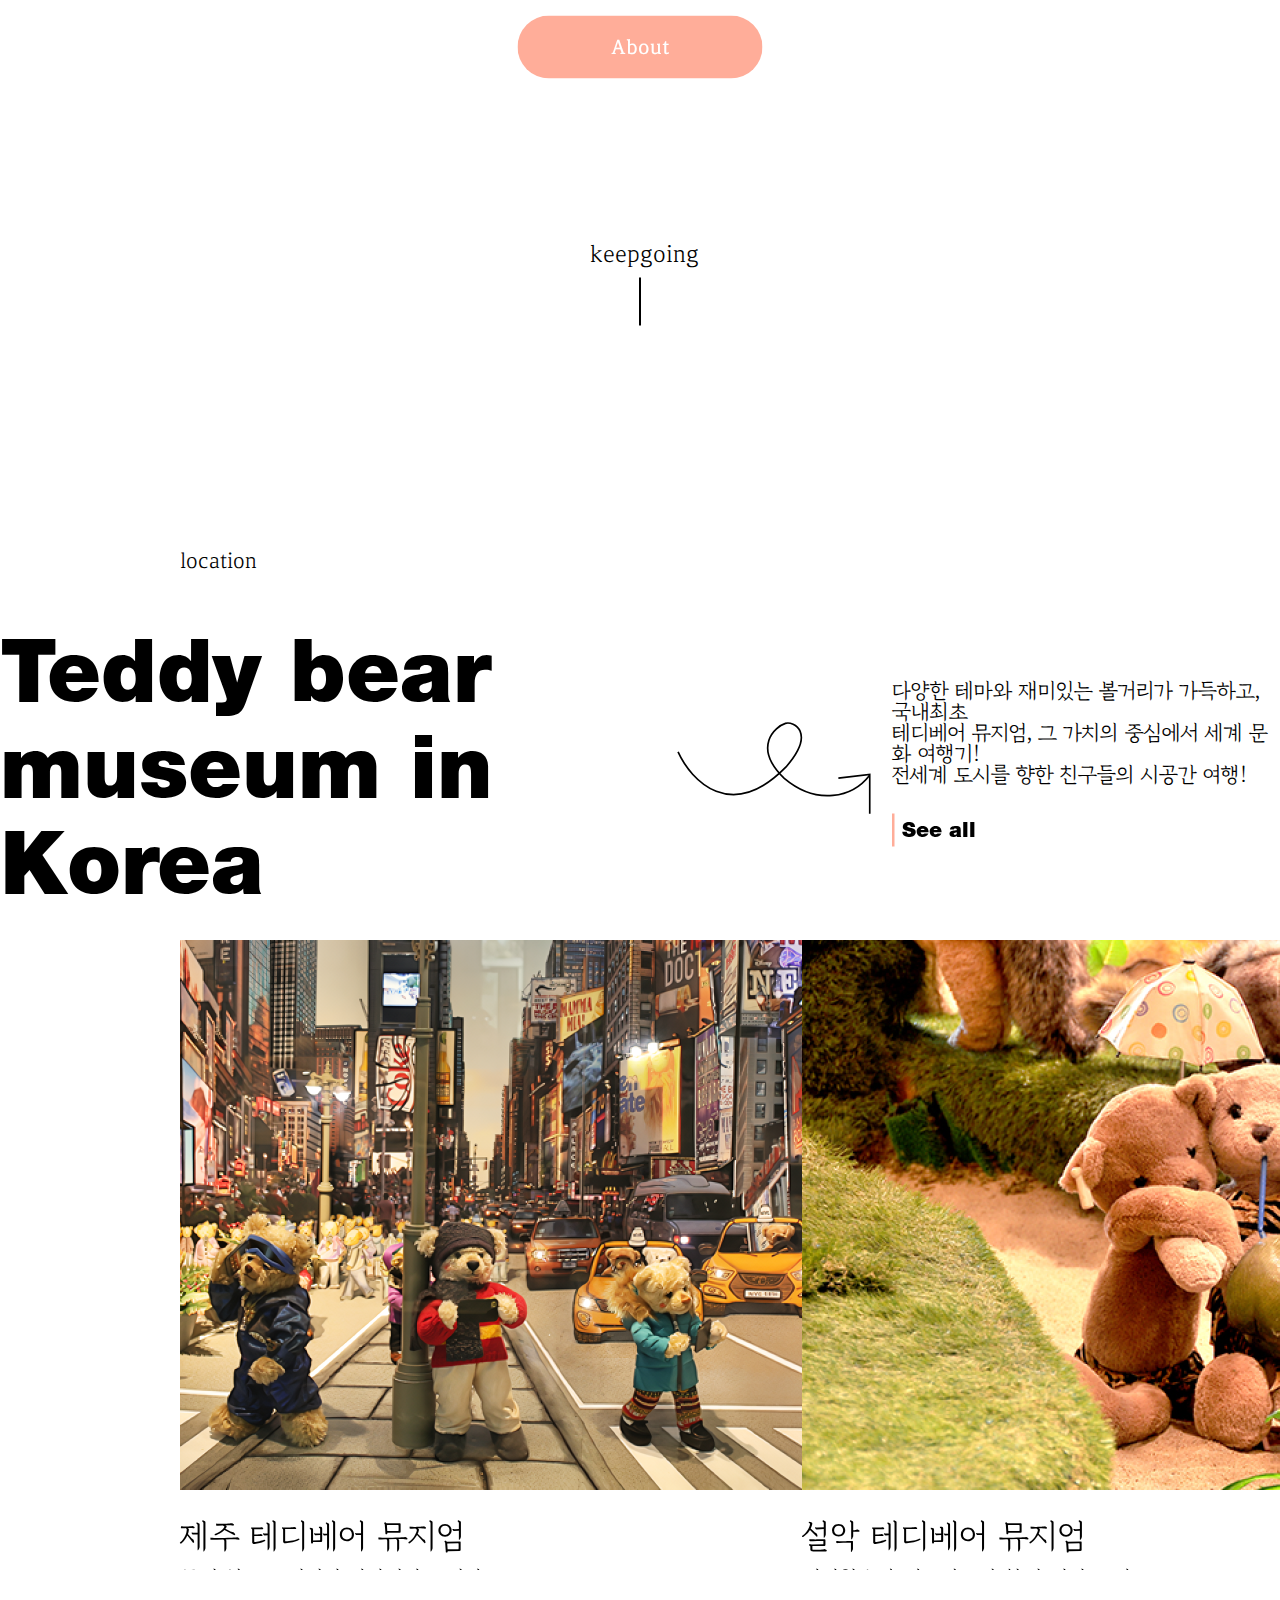
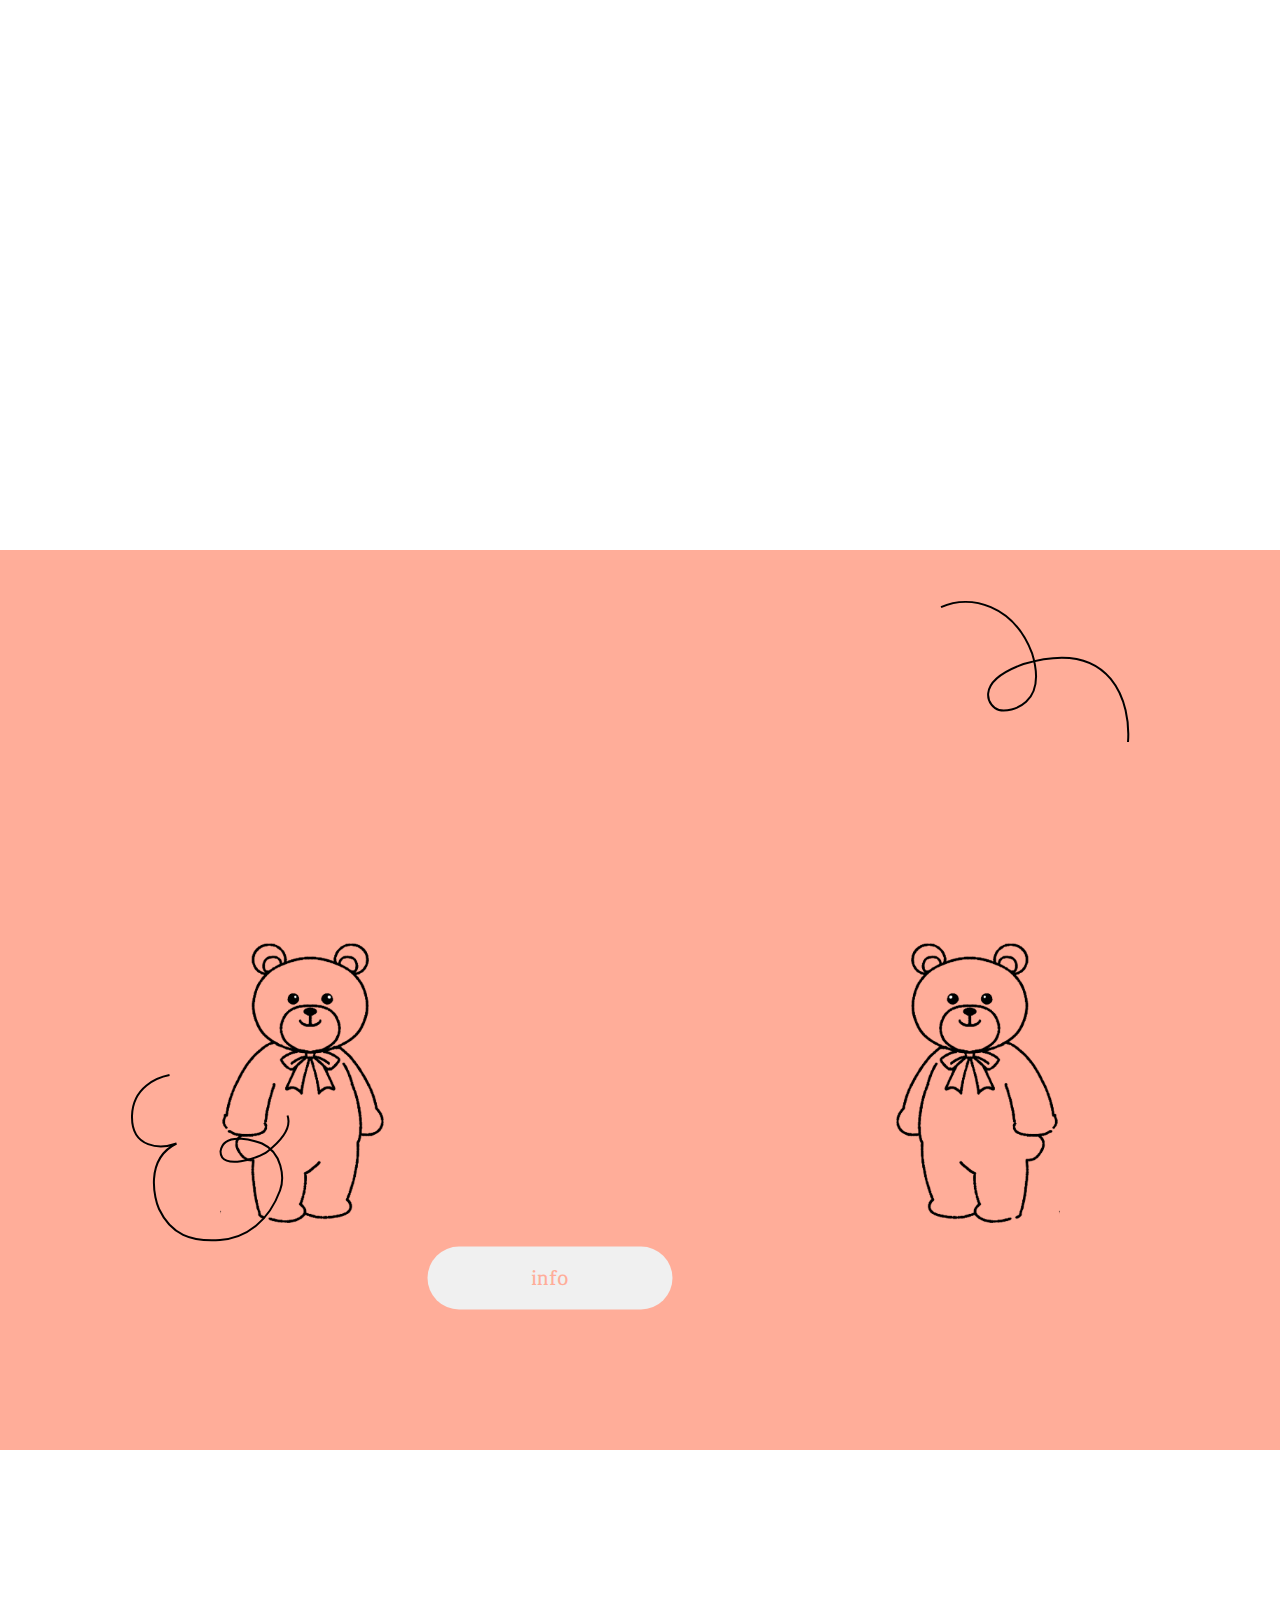
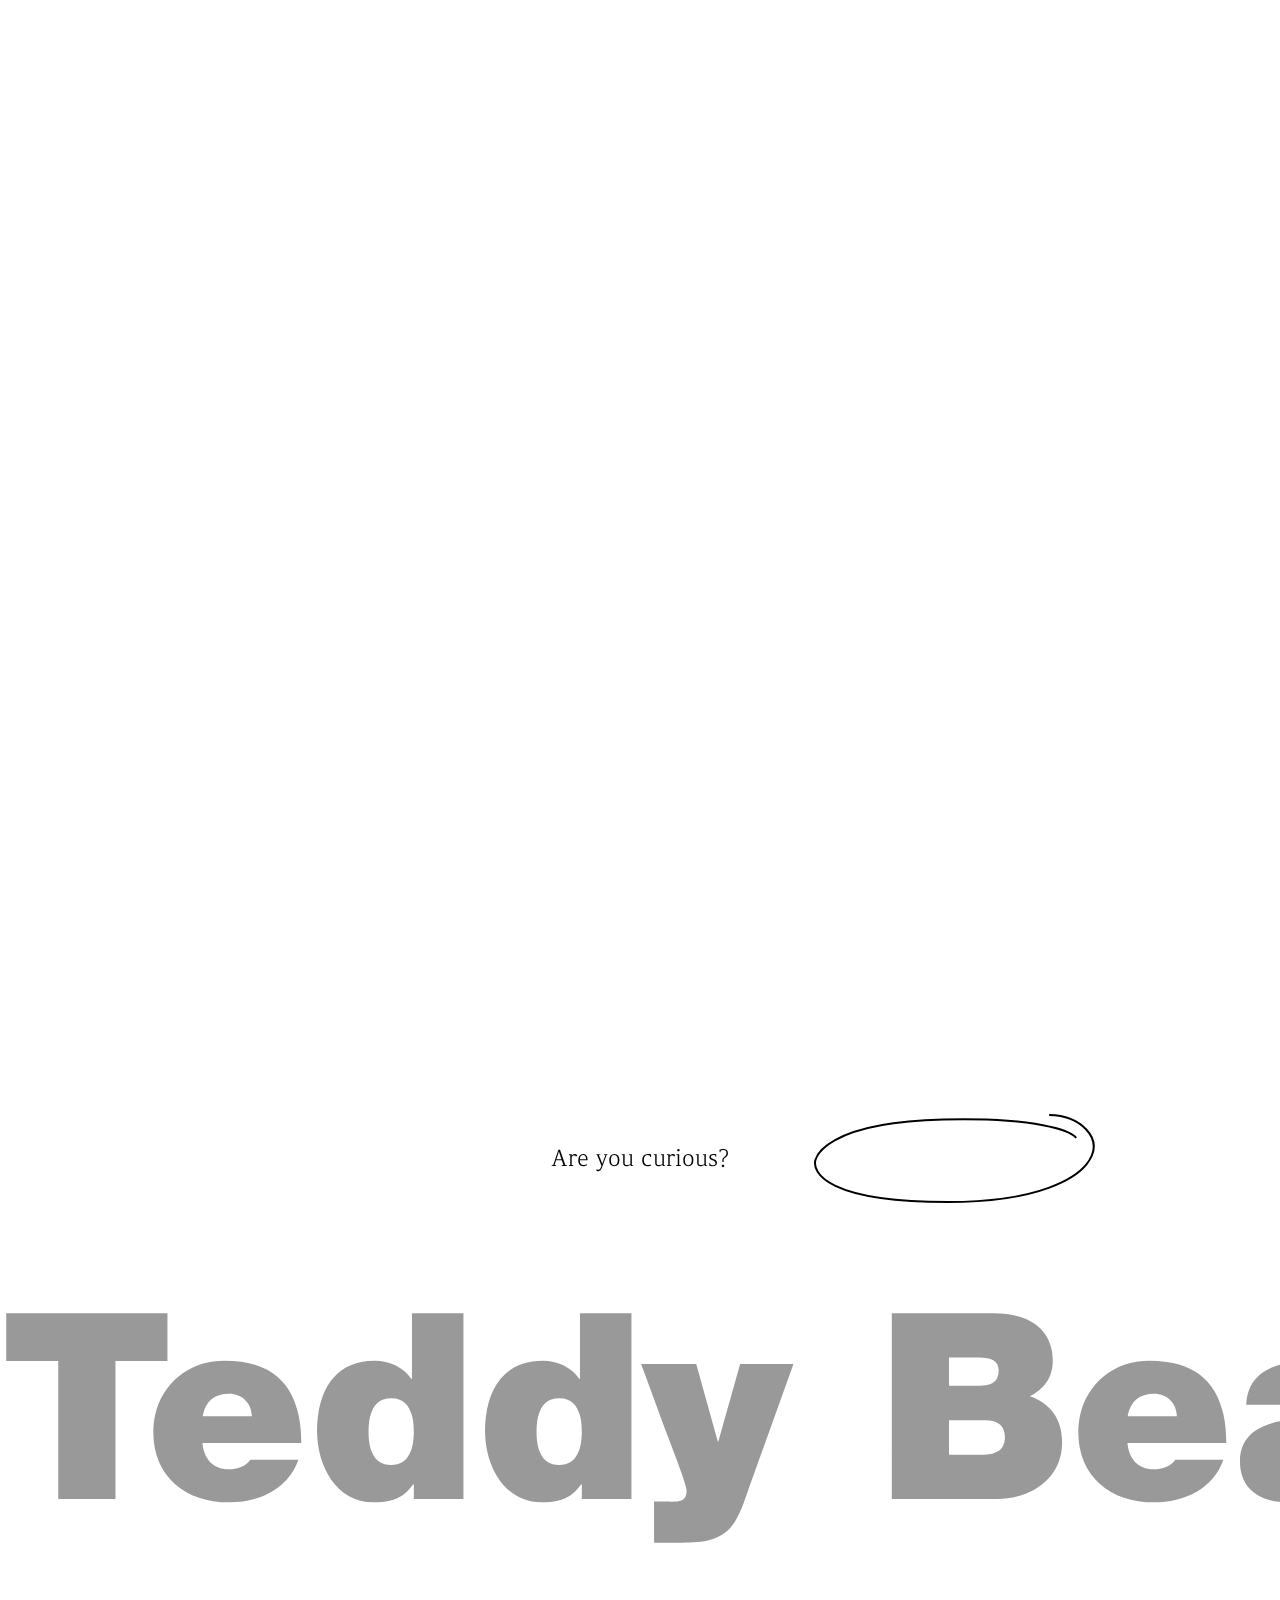
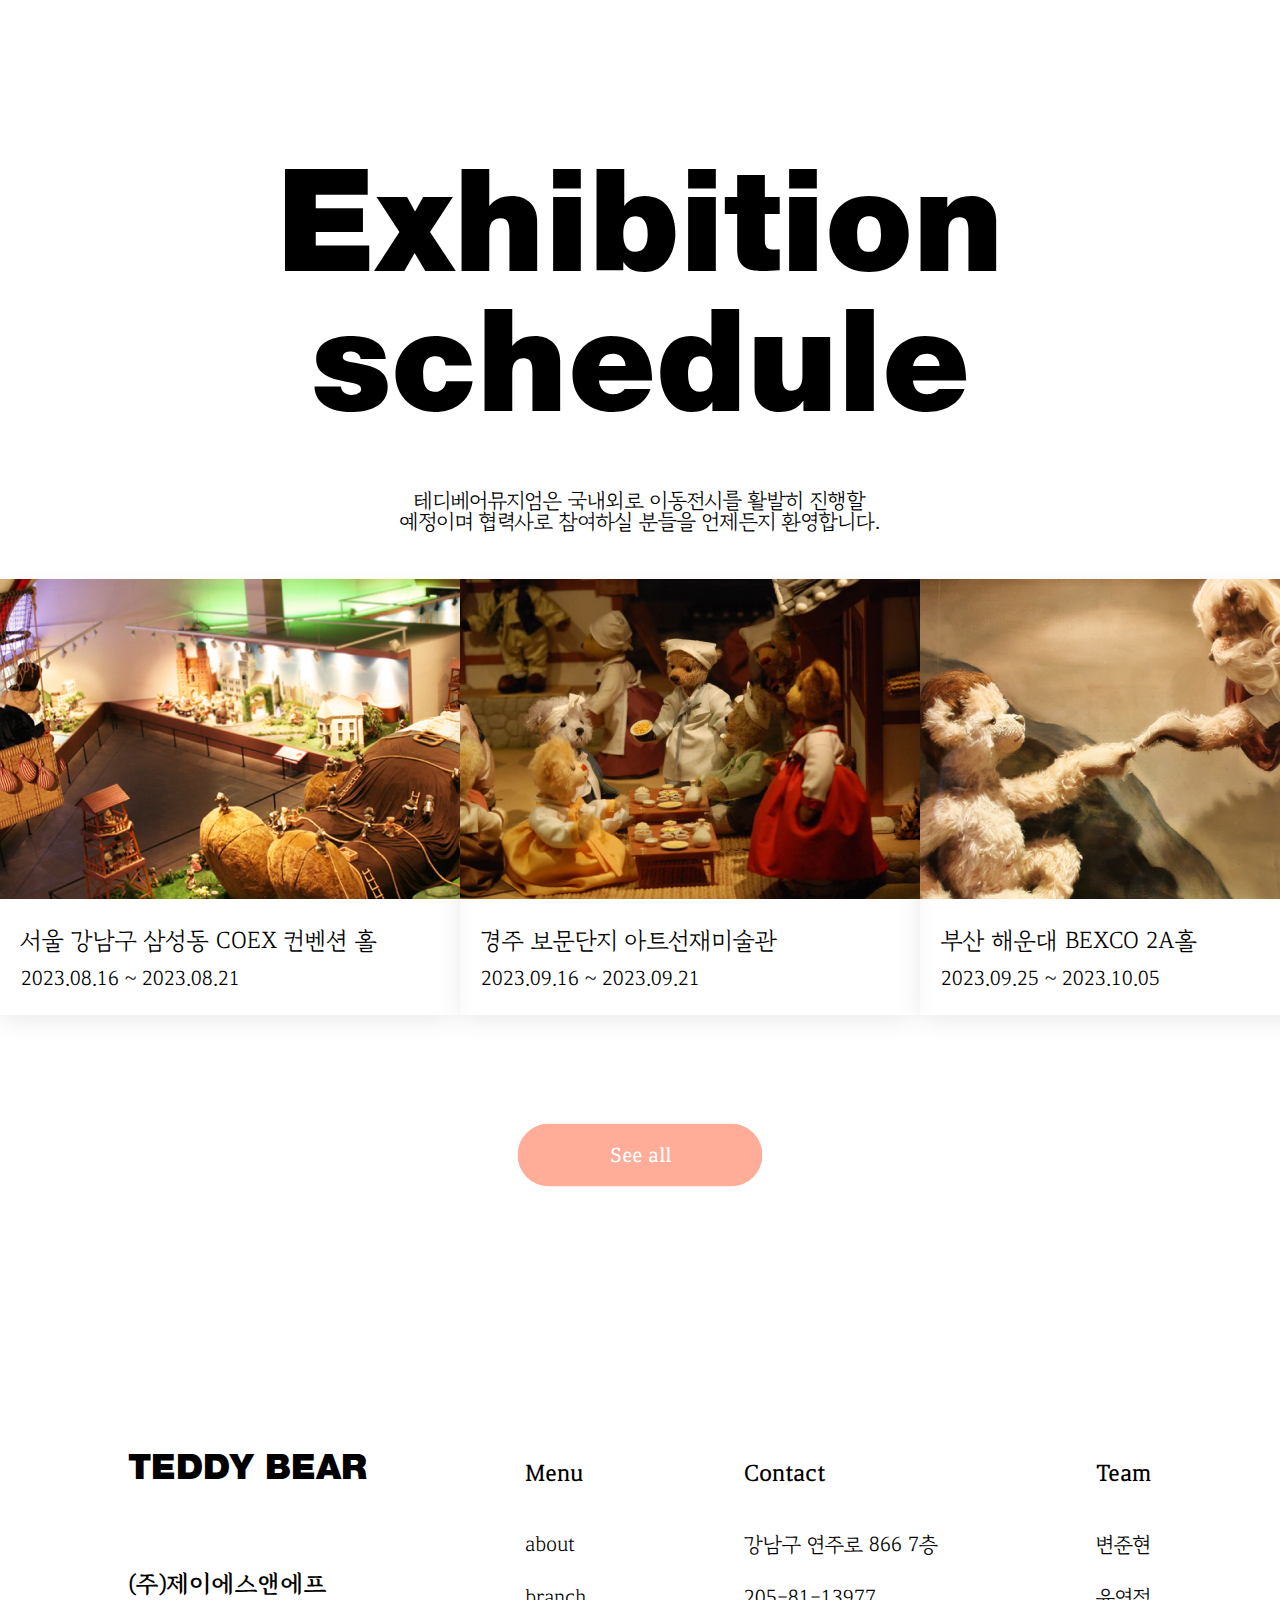
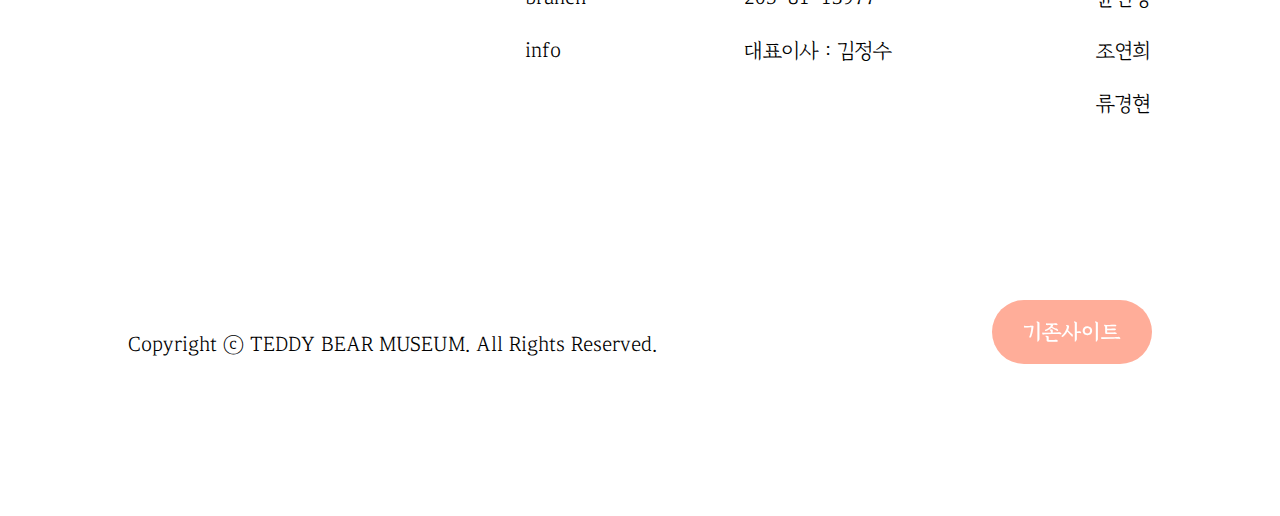
<file: new포트폴리오/o_portfolio/teddybear/index.html>
<!DOCTYPE html>
<html lang="ko">

<head>
    <meta charset="UTF-8">
    <meta http-equiv="X-UA-Compatible" content="IE=edge">
    <title>TeddyBear Museum</title>

    <!-- og -->
    <meta property="og:title" content="TeddyBear Museum">
    <meta property="og:description" content="테디베어 박물관에 오신걸 환영합니다.">
    <meta property="og:image" content="https://king9397.github.io/teddy_bear/images/og.png">
    <meta property="og:url" content="https://king9397.github.io/teddy_bear/index.html">

    <!-- favicon -->
    <link rel="shortcut icon" href="./assets/favicon/favicon.ico" type="image/x-icon">
    <link rel="apple-touch-icon" sizes="180x180" href="./assets/favicon/apple-icon-180x180.png">
    <link rel="icon" type="image/png" sizes="32x32" href="./assets/favicon/favicon-32x32.png">
    <link rel="icon" type="image/png" sizes="16x16" href="./assets/favicon/favicon-16x16.png">

    <!-- reset -->
    <link rel="stylesheet" href="./assets/style/reset.css">
    <!-- font -->
    <link rel="stylesheet" href="./assets/style/fonts.css">


    <!-- swiper css -->
    <link rel="stylesheet" href="./assets/style/swiper-bundle.min.css">
    <!-- 공통 css -->
    <link rel="stylesheet" href="./assets/style/style.css">
    <!-- index 디자인 css -->
    <link rel="stylesheet" href="./index.css">


    <!-- script -->
    <script src="././assets/style/jquery-3.7.0.min.js"></script>
    <!-- swiper script -->
    <script src="https://cdn.jsdelivr.net/npm/swiper@10/swiper-bundle.min.js"></script>
    <!-- 공통 -->
    <script src="./assets/style/style.js"></script>
    <!-- index script -->
    <script defer src="./index.js"></script>
</head>

<body>
    <header class="menu_wrapper flex">
        <div class="menu_wrapper_box flex">
            <h1><a href="#" class="menu_wrapper_logo">Teddy Bear</a></h1>

            <div class="menu_wrapper_nav">
                <a href="#"><svg xmlns="http://www.w3.org/2000/svg" viewBox="0 0 101 90" width="101" height="90"
                        preserveAspectRatio="xMidYMid meet"
                        style="width: 22%; height: 100%; transform: translate3d(0px, 5px, 0px); content-visibility: visible;">
                        <defs>
                            <clipPath id="__lottie_element_139">
                                <rect width="101" height="90" x="0" y="0"></rect>
                            </clipPath>
                        </defs>
                        <g clip-path="url(#__lottie_element_139)">
                            <g transform="matrix(1,0,0,1,-4.5,2)" opacity="1" style="display: block;">
                                <g opacity="1" transform="matrix(1,0,0,1,61.89899826049805,11.258999824523926)">
                                    <path stroke-linecap="round" stroke-linejoin="round" fill-opacity="0"
                                        stroke="rgb(0,0,0)" stroke-opacity="1" stroke-width="4"
                                        d=" M-35.016998291015625,1.2580000162124634 C-11.746000289916992,-0.7870000004768372 11.675999641418457,-1.2589999437332153 35.016998291015625,-0.15399999916553497">
                                    </path>
                                </g>
                            </g>
                            <g transform="matrix(1,0,0,1,-4.5,2)" opacity="1" style="display: block;">
                                <g opacity="1" transform="matrix(1,0,0,1,60.31700134277344,26.56999969482422)">
                                    <path stroke-linecap="round" stroke-linejoin="round" fill-opacity="0"
                                        stroke="rgb(0,0,0)" stroke-opacity="1" stroke-width="4"
                                        d=" M-34.064998626708984,2.0959999561309814 C-11.572999954223633,-1.3179999589920044 11.369999885559082,-2.0959999561309814 34.064998626708984,-0.2150000035762787">
                                    </path>
                                </g>
                            </g>
                            <g transform="matrix(1,0,0,1,-4.5,2)" opacity="1" style="display: block;">
                                <g opacity="1" transform="matrix(1,0,0,1,52.064998626708984,58.70399856567383)">
                                    <path stroke-linecap="round" stroke-linejoin="round" fill-opacity="0"
                                        stroke="rgb(0,0,0)" stroke-opacity="1" stroke-width="4.000038360551817"
                                        d=" M13.355267524719238,20.08272933959961 C6.83726692199707,18.348730087280273 0.34126922488212585,15.368728637695312 -3.207730770111084,10.207728385925293 C-6.756730556488037,5.0457282066345215 -6.176729202270508,-2.6792690753936768 -0.5207290649414062,-6.042269229888916 C2.594270944595337,-7.894268989562988 7.792269229888916,-7.559269905090332 9.042268753051758,-4.417270660400391 C10.239269256591797,-1.4042704105377197 7.075270175933838,1.4937307834625244 4.042270183563232,3.207730770111084 C-5.313729763031006,8.49673080444336 -16.679729461669922,10.90772819519043 -27.70772933959961,9.89572811126709 C-30.939727783203125,9.59872817993164 -34.206729888916016,8.993728637695312 -36.95772933959961,7.457728385925293 C-39.7097282409668,5.921728610992432 -41.923728942871094,3.2837493419647217 -42.020729064941406,0.3957493305206299 C-42.176727294921875,-4.260251045227051 -37.245731353759766,-7.7352681159973145 -32.58272933959961,-9.855268478393555 C-10.45872974395752,-19.91126823425293 18.066999435424805,-19.243000030517578 42.064998626708984,-14.402999877929688">
                                    </path>
                                </g>
                            </g>
                        </g>
                    </svg>Menu</a>
            </div>
        </div>
        <ul class="menu_wrapper_list">
            <li>
                <a href="./about/about.html">ABOUT</a>
                <svg xmlns="http://www.w3.org/2000/svg" width="509" height="160" viewBox="0 0 509 160" fill="none">
                    <path
                        d="M476.295 42.5259C466.824 29.6969 405.265 5.05158 234.792 9.10286C21.7015 14.167 4.02085 78.0537 2.76361 82.7241C-3.59178 106.333 25.7603 159 242.91 159C416.63 159 477.648 111.735 494.56 91.141C507.751 74.5983 516.663 50.9425 494.56 27.3343C472.456 3.72611 442.795 1.33771 427.236 1"
                        stroke="black" stroke-width="2" />
                </svg>
            </li>
            <li>
                <svg xmlns="http://www.w3.org/2000/svg" width="196" height="59" viewBox="0 0 196 59" fill="none">
                    <path
                        d="M194.418 54.0948C193.555 32.8151 170.634 -2.17117 85.8569 28.1223C37.4151 47.4169 57.2264 58.3089 66.6087 57.8596C78.6974 57.2808 113.453 46.5906 93.0137 20.5691C70.495 -3.08337 28.3431 -2.09796 0.59261 10.1695"
                        stroke="black" stroke-width="2" />
                </svg>
                <a href="./branch/branch.html">BRANCH</a>
                <svg xmlns="http://www.w3.org/2000/svg" width="200" height="86" viewBox="0 0 200 86" fill="none">
                    <path
                        d="M51.9504 3.20464C36.4477 1.23407 4.87443 -0.739392 1.63797 10.4764C-2.16629 23.6598 35.6226 30.8239 55.5647 32.3218C13.4113 30.9712 23.9494 49.8146 28.5458 54.3862C41.6937 67.4629 66.3166 75.244 102.998 81.368C137.149 87.0697 166.232 85.2623 182.366 75.8692C189.358 71.7989 187.741 61.1158 163.263 52.7395C160.47 51.7837 115.8 37.9304 110.381 46.0345C108.9 53.8474 158.551 57.8908 169.583 57.2583C193.957 55.8607 201.129 52.4471 197.51 47.6104"
                        stroke="black" stroke-width="2" />
                </svg>
            </li>
            <li>
                <a href="./info/info.html">INFO</a>
                <svg xmlns="http://www.w3.org/2000/svg" width="54" height="18" viewBox="0 0 54 18" fill="none">
                    <path d="M1 16.6799C13 -1.82007 53 1.17992 53 1.17992" stroke="black" stroke-width="2" />
                </svg>
                <svg xmlns="http://www.w3.org/2000/svg" width="255" height="51" viewBox="0 0 255 51" fill="none">
                    <path
                        d="M253.097 20.7309C253.334 5.81438 225.382 -14.4154 111.684 23.9976C46.5888 47.3543 71.9978 51.1206 84.3932 48.9281C100.364 46.1031 146.865 31.5812 121.605 17.2124C93.4521 4.93873 37.8296 14.0566 0.460376 28.2978"
                        stroke="black" stroke-width="2" />
                </svg>
            </li>
            <li>
                <div class="nav_ani"></div>
            </li>
        </ul>
    </header>

    <main>
        <!--- main 첫 번째 섹션(곰돌이 얼굴 움직이는 page) --->
        <section class="welcome flex">
            <div class="container">
                <div class="ear1">
                    <img src="./images/ear1.png" alt="원 모양의 귀이미지 분홍색">
                </div>
                <div class="face">
                    <img src="./images/face.png" alt="원 모양의 얼굴이미지 옅은 베이지">
                </div>
                <div class="ear2">
                    <img src="./images/ear2.png" alt="원 모양의 분홍이미지 살구 분홍색">
                </div>
                <div class="welcome_txt">
                    <h2 class="title1">Welcome to the <span class="next_line">Teddy Bear Museum</span></h2>
                </div>
            </div>
            <div class="deco">
                <p>discover</p>
            </div>
        </section>

        <!--- main 두 번째 섹션(About 페이지) --->
        <section class="about">
            <p>Teddy Bear Museum은 대한민국 대표<span class="next_line">뮤지엄이며 Teddy Bear 역사와</span><span class="next_line">예술을
                    다루며 세계로 확장 중입니다.</span></p>


            <a href="./about/about.html">
                <div class="btn button button--nina button--text-thick button--text-upper button--size-s"
                    data-text="About">
                    <span>A</span><span>b</span><span>o</span><span>u</span><span>t</span>
                </div>
            </a>



            <div class="keep deco">
                <p>keepgoing</p>
            </div>
        </section>
        <!--- main 세 번째 섹션(assets 페이지) --->
        <section class="location">
            <div class="txt">
                <p>location</p>
            </div>
            <div class="location_theme flex">
                <h2 class="title2">Teddy bear<span class="next_line">museum in Korea</span></h2>
                <svg xmlns="http://www.w3.org/2000/svg" width="233" height="214" viewBox="0 0 233 214" fill="none">
                    <path
                        d="M1.25043 90.1757C16.7713 124.248 64.3326 175.537 130.411 108.115C166.803 66.3945 139.001 53.2152 129.692 56.0022C117.696 59.5931 89.4173 84.4495 128.269 121.85C167.622 154.98 210.159 144.122 230.171 118.266"
                        stroke="black" stroke-width="2" />
                    <path d="M193 121.5L230.5 117V164" stroke="black" stroke-width="2" />
                </svg>
                <div class="location_txt">
                    <p>다양한 테마와 재미있는 볼거리가 가득하고, 국내최초<span class="next_line"></span>테디베어 뮤지엄, 그 가치의 중심에서 세계 문화 여행기!<span
                            class="next_line">전세계 도시를 향한 친구들의 시공간 여행!</span></p>
                    <p><a href="./branch/branch.html">See all</a></p>
                </div>
            </div>
            <!--- swiper --->
            <div class="swiper mySwiper">
                <!-- swiper 영역 -->
                <div class="swiper-wrapper flex">
                    <!-- swiper 개별 -->
                    <div class="swiper-slide">
                        <div class="swiper_box flex">
                            <div class="swiper_img1"></div>
                            <div class="swiper_txt">
                                <p>제주 테디베어 뮤지엄</p>
                                <p>국내 최초 오리지널 테디베어 뮤지엄</p>
                            </div>
                        </div>
                    </div>
                    <div class="swiper-slide">
                        <div class="swiper_box flex">
                            <div class="swiper_img2"></div>
                            <div class="swiper_txt">
                                <p>설악 테디베어 뮤지엄</p>
                                <p>테디월슨과 페르난도가 함께 떠나는 일주</p>
                            </div>
                        </div>
                    </div>
                    <div class="swiper-slide">
                        <div class="swiper_box flex">
                            <div class="swiper_img3"></div>
                            <div class="swiper_txt">
                                <p>여수 테디베어 뮤지엄</p>
                                <p>여수 앞바다에 상륙한 하와이 테디베어</p>
                            </div>
                        </div>
                    </div>
                    <div class="swiper-slide">
                        <div class="swiper_box flex">
                            <div class="swiper_img4"></div>
                            <div class="swiper_txt">
                                <p>군산 테디베어 뮤지엄</p>
                                <p>테디와 친구들의 도시로의 시공간여행</p>
                            </div>
                        </div>
                    </div>
                </div>

                <div class="swiper-pagination"></div>
            </div>
        </section>

        <section class="animation">
            <div class="scroll_bar">
                <div class="scroll_bar_black"></div>
            </div>
            <div class="zookeeper_wrapper">
                <div class="zookeeper flex">
                    <p>keepgoing</p>
                    <h2 class="title1">Teddy bear zookeeper<span class="next_line">presented the</span><span
                            class="next_line">jungle for the animals.</span></h2>
                </div>
            </div>
            <div class="where_wrapper">
                <div class="where flex">
                    <svg xmlns="http://www.w3.org/2000/svg" width="159" height="168" viewBox="0 0 159 168" fill="none">
                        <path
                            d="M38.5244 1C26.3577 3.33333 1.87514 13 1.02439 41.5C0.0243863 75 30.0244 75 45.5244 69.5C13.0244 85.5 23.8378 126.085 28.0244 135C40 160.5 60 168 89 166C116 164.138 138.024 146.5 149.024 116.5C153.791 103.5 151 78.5 131.024 69.5C128.745 68.473 92.5 55.5 89.5244 77.5C89.5244 97 128.162 84.0629 136.524 77.5C155 63 160 51.5 156.524 41.5"
                            stroke="black" stroke-width="2" />
                    </svg>
                    <svg xmlns="http://www.w3.org/2000/svg" width="190" height="142" viewBox="0 0 190 142" fill="none">
                        <path
                            d="M188 141.048C190.833 103.714 173.9 35.8476 83.4997 63.0476C31.4997 82.0476 49.5 107 58.9997 109.048C71.2397 111.686 108 103.548 92 52.0478C73.5 4.04784 31 -6.95216 1 6.04784"
                            stroke="black" stroke-width="2" />
                    </svg>
                    <p>마음을 따뜻하게 담아, 여정의 시작을 함께해요!<span class="next_line">당신의 모험과 발견의 순간을 지도 위에 펼쳐보세요.</span><span
                            class="next_line">지금부터 테디베어 친구들이 어디있는지 살펴볼까요?</span></p>

                    <a href="./info/info.html">
                        <div class="btn button button--nina button--text-thick button--text-upper button--size-s"
                            data-text="info">
                            <span>i</span><span>n</span><span>f</span><span>o</span>
                        </div>
                    </a>
                    <div class="where-ani"></div>
                </div>
            </div>
        </section>
        <!--- main 다섯 번째 섹션(Teddy Bear 페이지) --->
        <section class="bigfont">
            <div class="bigfont_wrapper">
                <div class="img_box">
                    <svg class="circle" xmlns="http://www.w3.org/2000/svg" width="282" height="89" viewBox="0 0 282 89"
                        fill="none">
                        <path
                            d="M263.19 23.8655C257.975 16.8014 224.074 3.23093 130.197 5.4617C12.8494 8.25016 3.11287 43.4283 2.42051 46C-1.07935 59 15.0846 88 134.667 88C230.333 88 263.935 61.9743 273.248 50.6346C280.513 41.5256 285.421 28.5 273.248 15.5005C261.076 2.50109 244.742 1.18595 236.174 1"
                            stroke="black" stroke-width="2" />
                    </svg>
                    <p>Are you curious?</p>
                </div>
                <div class="teddy_wrapper">
                    <div class="teddy">Teddy Bear.</div>
                    <div class="teddy_dark">Teddy Bear.</div>
                </div>
            </div>
        </section>
        <!--- main 여섯 번째 섹션(스케줄 페이지) --->
        <section class="schedule">
            <div class="txt">
                <h2 class="title1">Exhibition<span class="next_line">schedule</span></h2>
                <p>테디베어뮤지엄은 국내외로 이동전시를 활발히 진행할<span class="next_line">예정이며 협력사로 참여하실 분들을 언제든지 환영합니다.</span></p>
            </div>
            <div class="wrapper flex">
                <div class="img_box">
                    <img src="./images/coex.png" alt="coex 컨벤션 홀 사진">
                    <div class="box_txt">
                        <p>서울 강남구 삼성동 COEX 컨벤션 홀</p>
                        <p>2023.08.16 ~ 2023.08.21</p>
                    </div>
                </div>
                <div class="img_box">
                    <img src="./images/artson.png" alt="아트선재미술관 사진">
                    <div class="box_txt">
                        <p>경주 보문단지 아트선재미술관</p>
                        <p>2023.09.16 ~ 2023.09.21</p>
                    </div>
                </div>
                <div class="img_box">
                    <img src="./images/bexco.png" alt="bexco 2a홀 사진">
                    <div class="box_txt">
                        <p>부산 해운대 BEXCO 2A홀</p>
                        <p>2023.09.25 ~ 2023.10.05</p>
                    </div>
                </div>
            </div>
            <a href="#">
                <div class="btn button button--nina button--text-thick button--text-upper button--size-s"
                    data-text="See all">
                    <span>S</span><span>e</span><span>e</span><span
                        class="jump"></span><span>a</span><span>l</span><span>l</span>
                </div>
            </a>
        </section>
    </main>

    <footer>
        <ul class="gnb flex">
            <li>
                <ul class="company">
                    <li>TEDDY BEAR</li>
                    <li>(주)제이에스앤에프</li>
                </ul>
            </li>
            <li class="gnb_box">
                <ul>
                    <li class="subhead">Menu</li>
                    <li>
                        <ul>
                            <li><a href="./about/about.html">about</a></li>
                            <li><a href="./branch/branch.html">branch</a></li>
                            <li><a href="./info/info.html">info</a></li>
                        </ul>
                    </li>
                </ul>
            </li>

            <li class="gnb_box">
                <ul>
                    <li class="subhead">Contact</li>
                    <li>
                        <ul>
                            <li>강남구 연주로 866 7층</li>
                            <li>205-81-13977</li>
                            <li>대표이사 : 김정수</li>
                        </ul>
                    </li>
                </ul>
            </li>

            <li class="gnb_box">
                <ul>
                    <li class="subhead">Team</li>
                    <li>
                        <ul>
                            <li><a href="https://gogoma0401.github.io/portfolio/main/main.html" target="_blank">변준현</a>
                            </li>
                            <li><a href="https://github.com/yunyeonjeong" target="_blank">윤연정</a></li>
                            <li><a href="https://mellow9307.github.io/portfolio/" target="_blank">조연희</a></li>
                            <li><a href="https://github.com/RyuKyoungHyun?tab=repositories" target="_blank">류경현</a></li>
                        </ul>
                    </li>
                </ul>
            </li>
        </ul>

        <!-- 링크 추가 준현 -->
        <div class="site">
            <ul class="flex">
                <li>Copyright ⓒ TEDDY BEAR MUSEUM. All Rights Reserved.</li>

                <li>
                    <a href="http://www.teddybearmuseum.com/site/" target="_blank">
                        <div class="btn button button--nina button--text-thick button--text-upper button--size-s"
                            data-text="기존사이트">
                            <span>기</span><span>존</span><span
                                class="jump"></span></span><span>사</span>
                            <span>이</span><span>트</span>
                        </div>
                    </a>
                </li>
            </ul>
        </div>
    </footer>

</body>

</html>
</file>
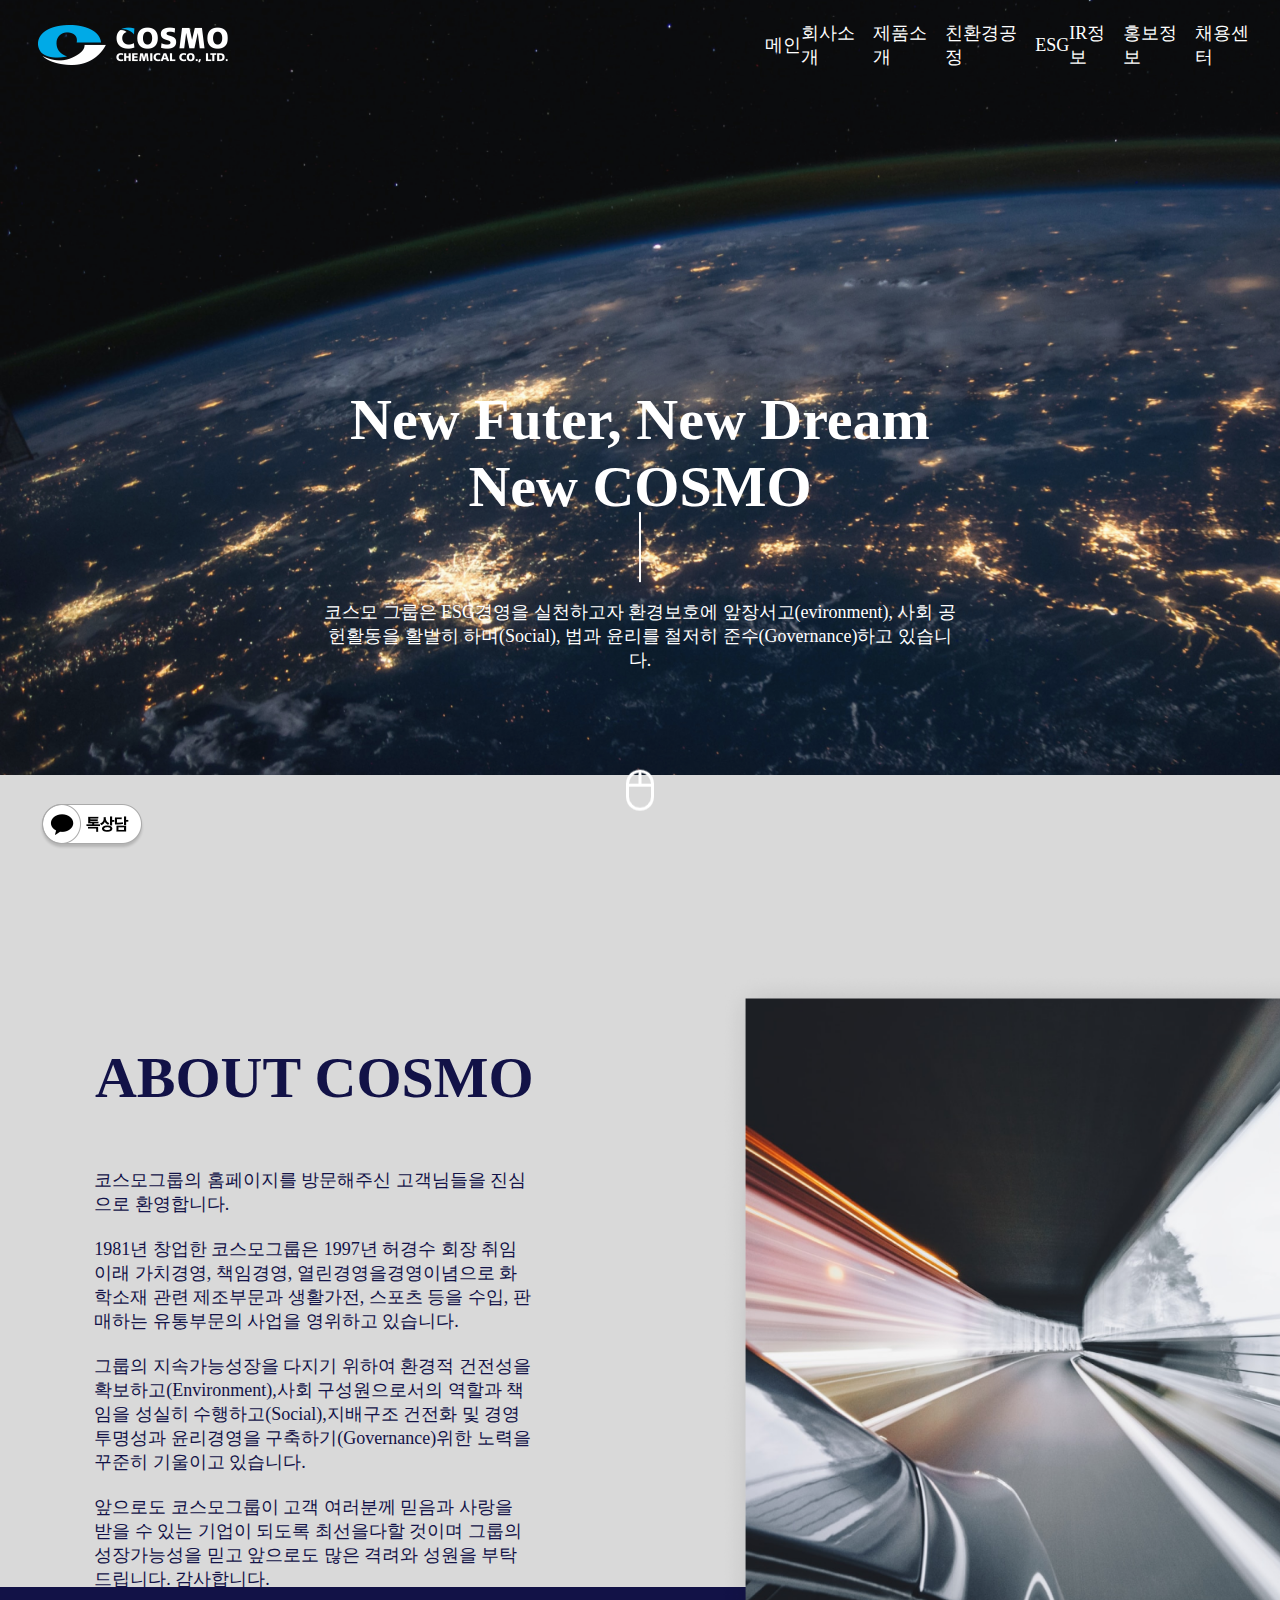
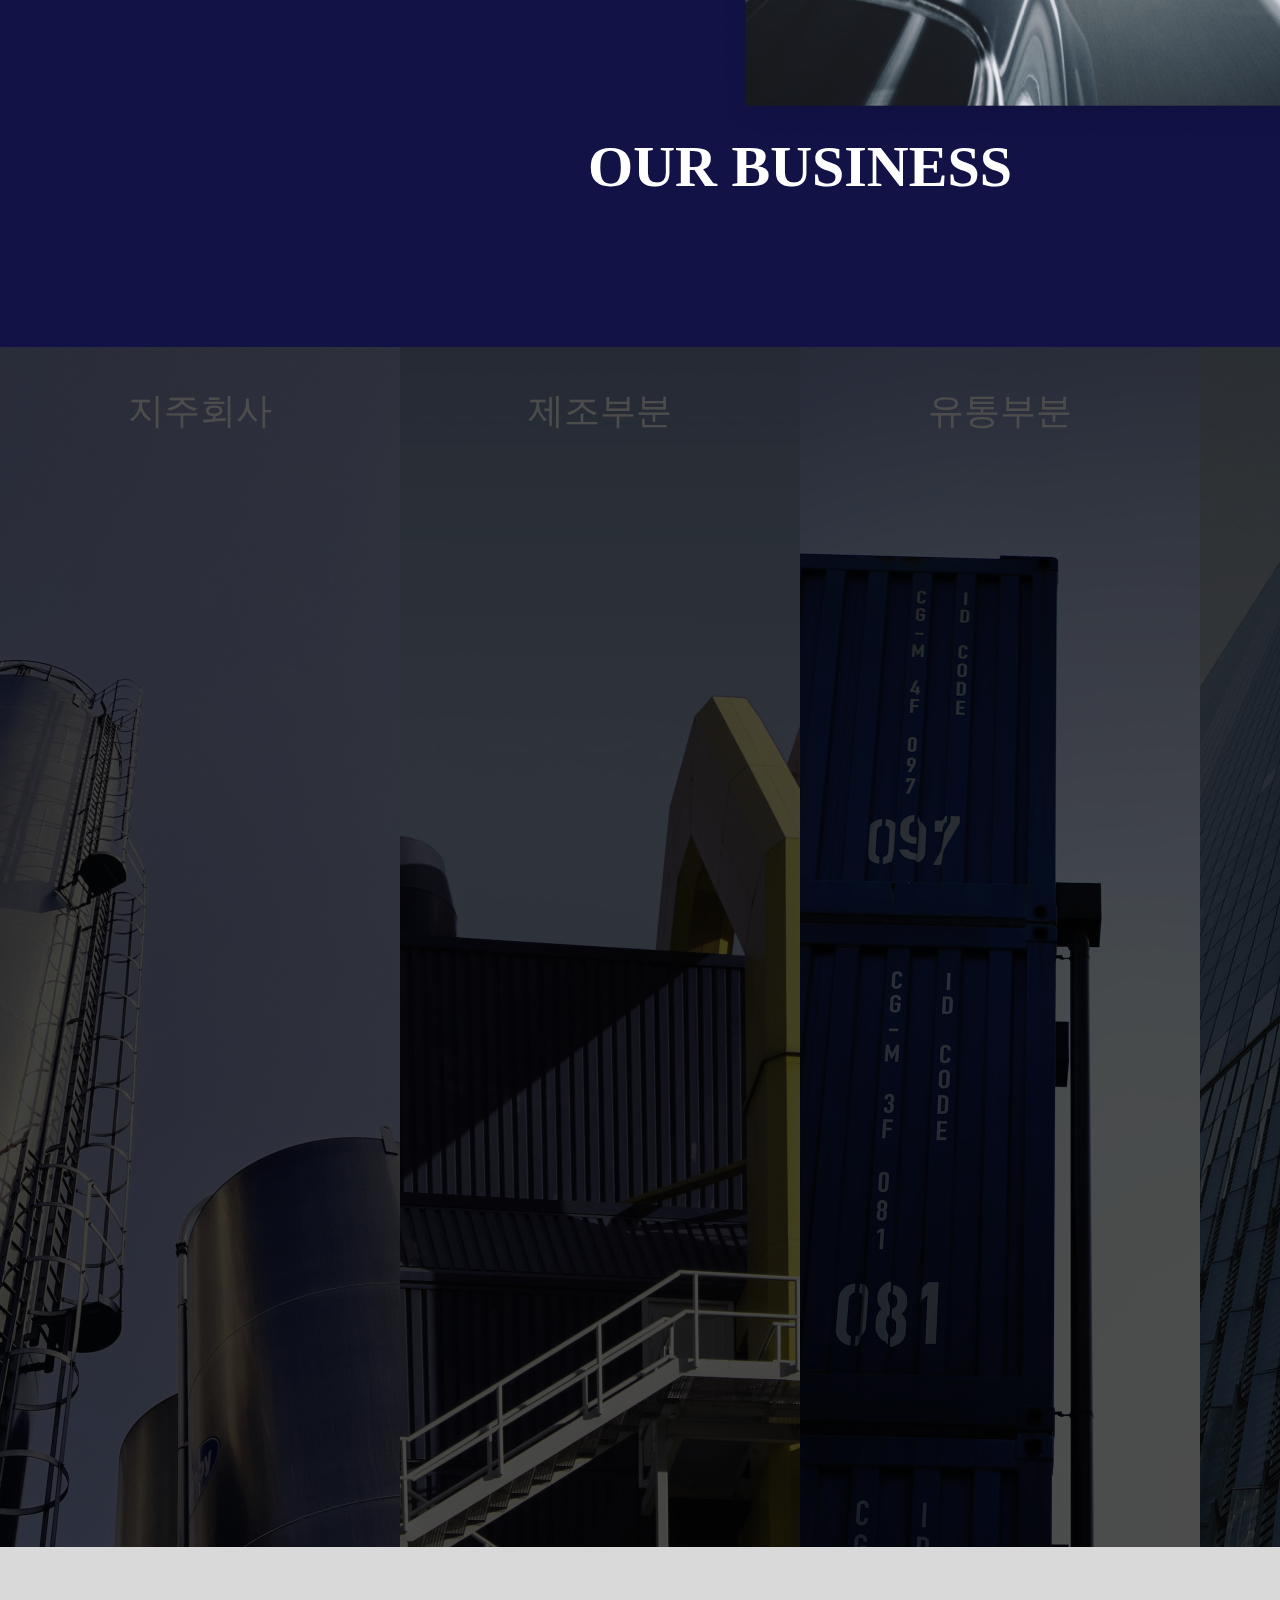
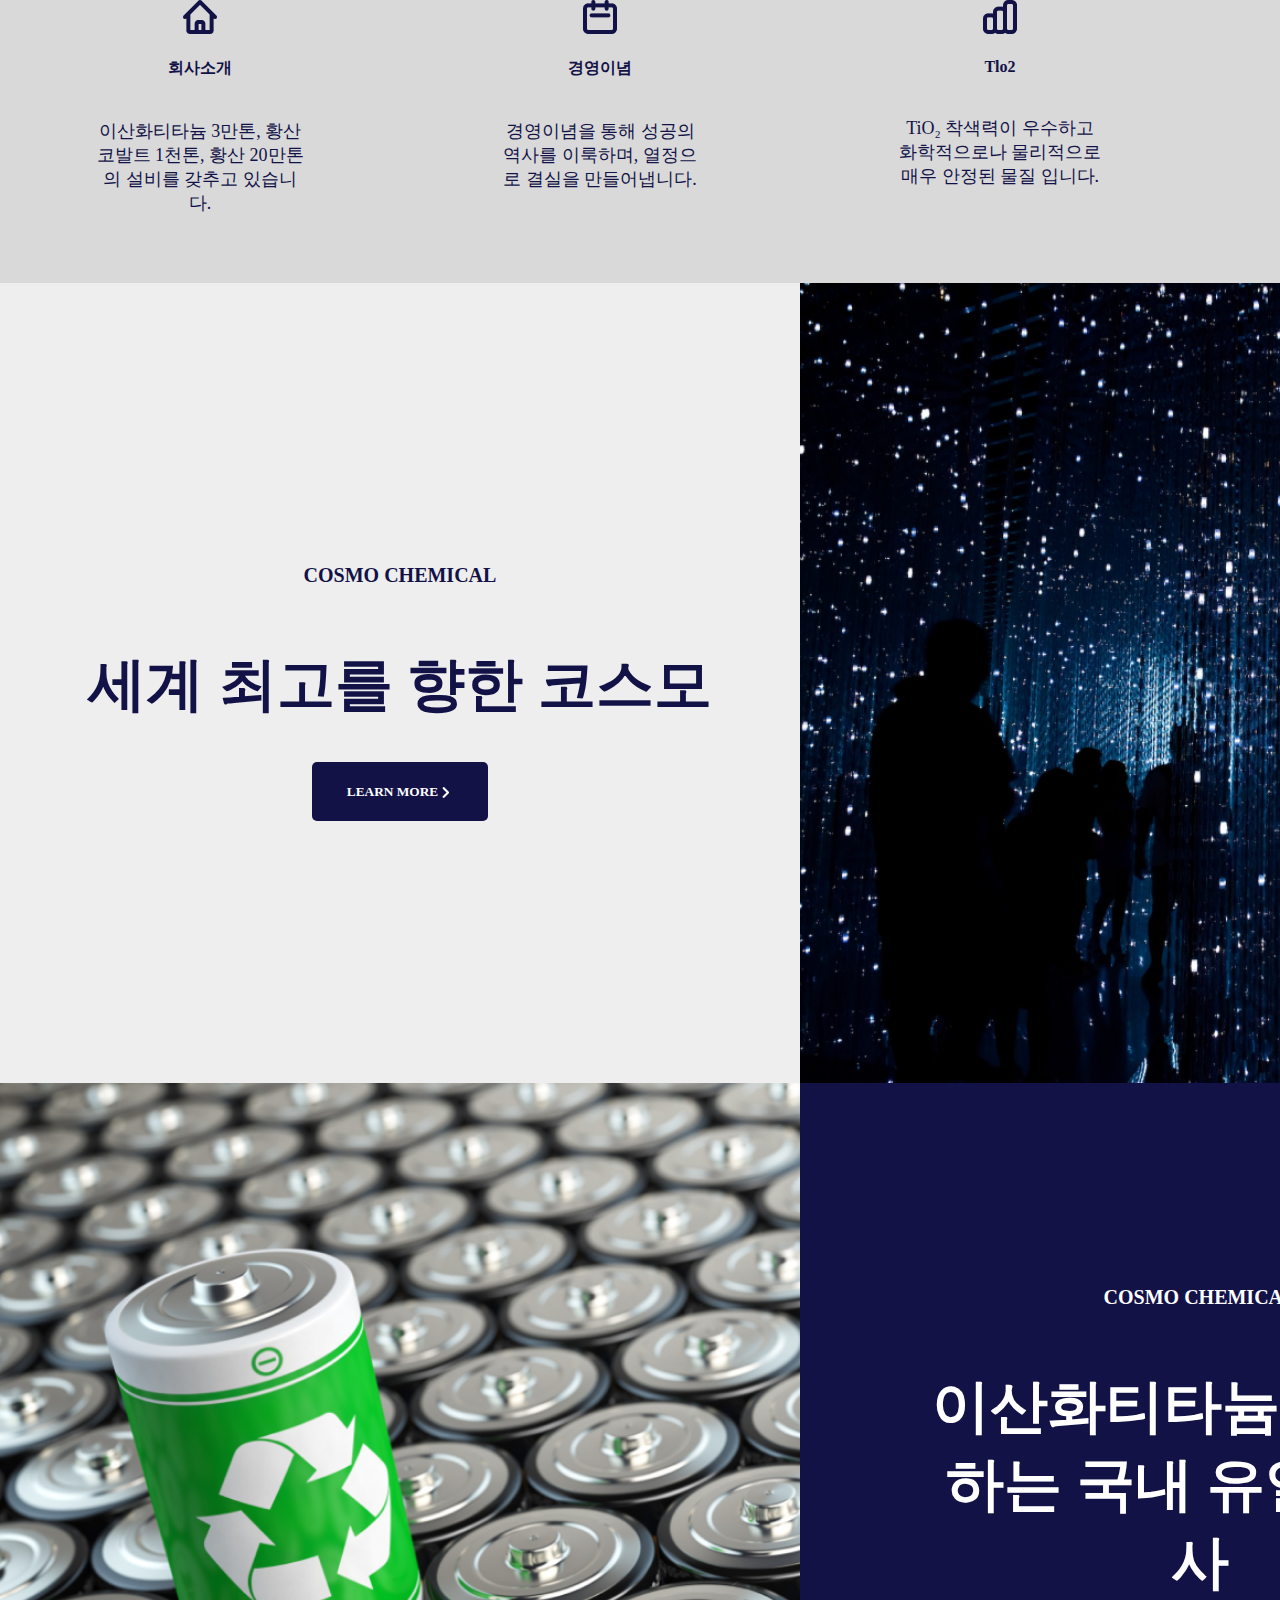
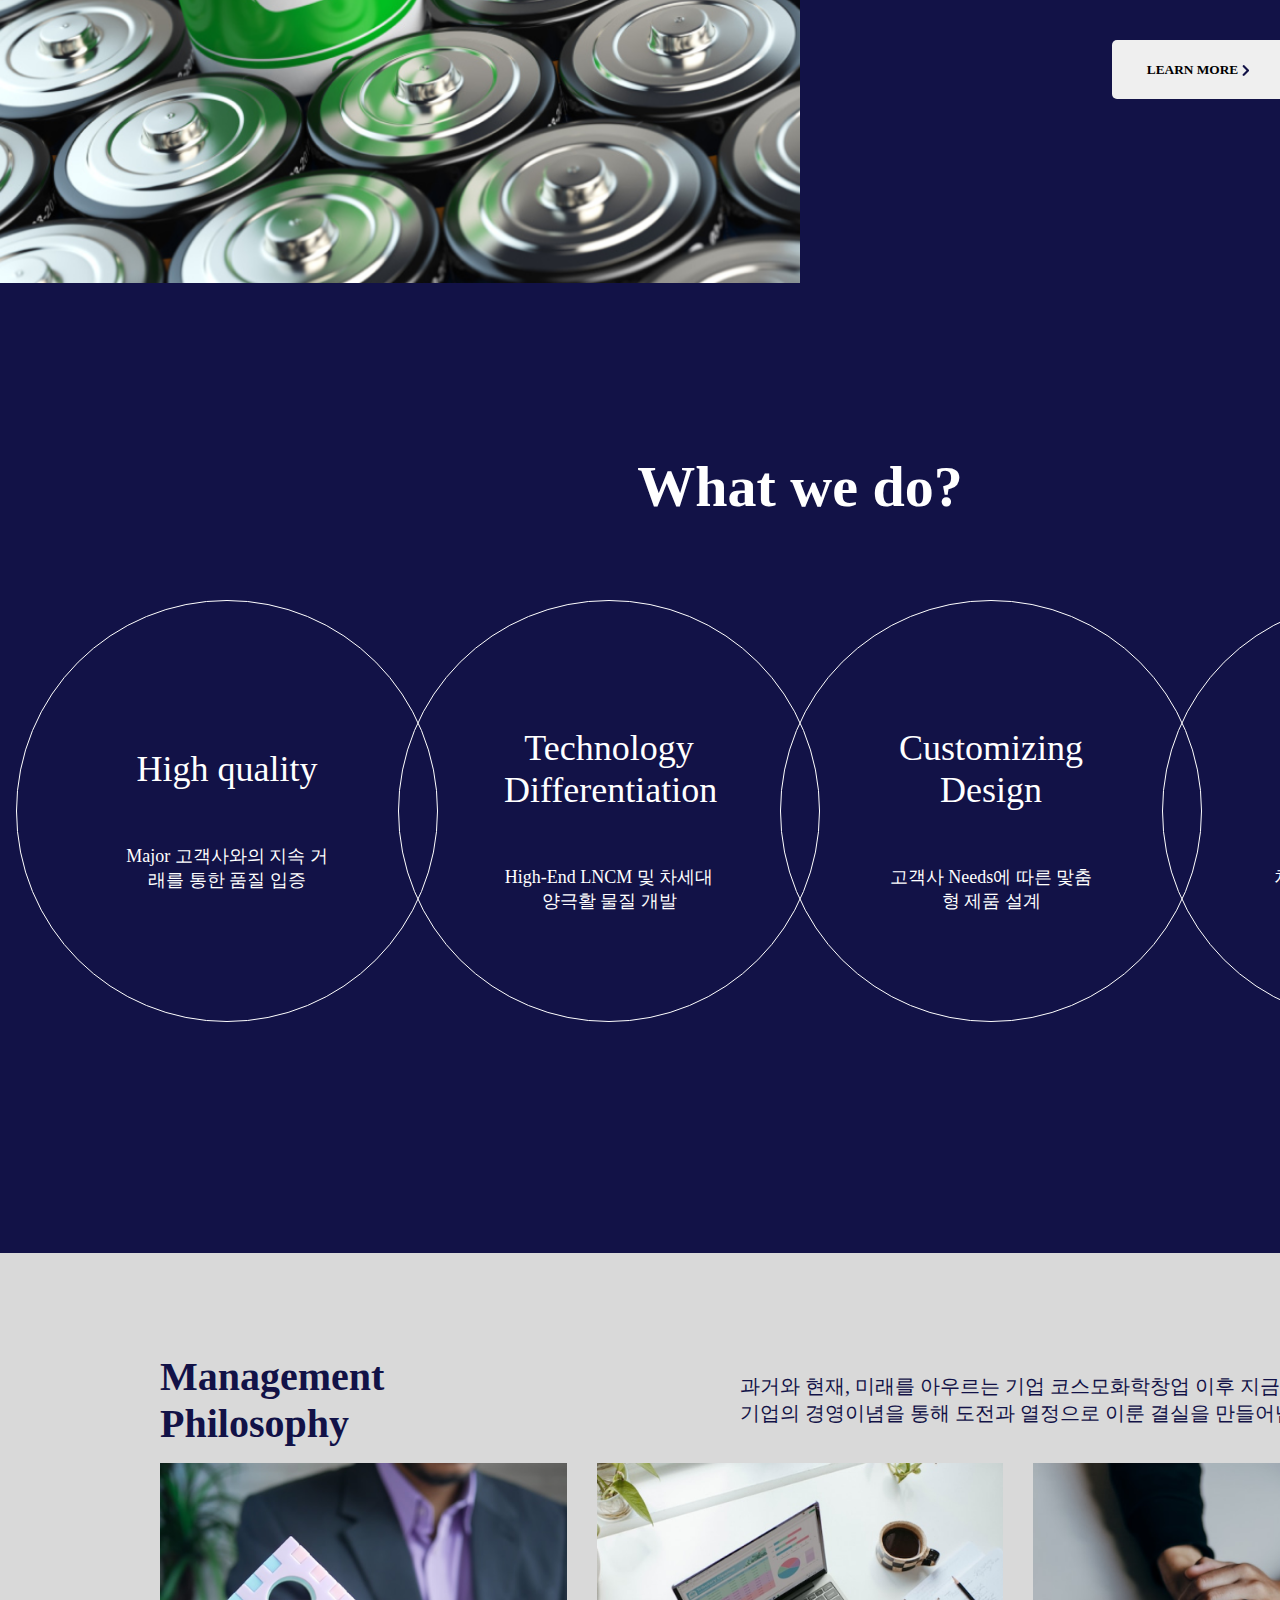
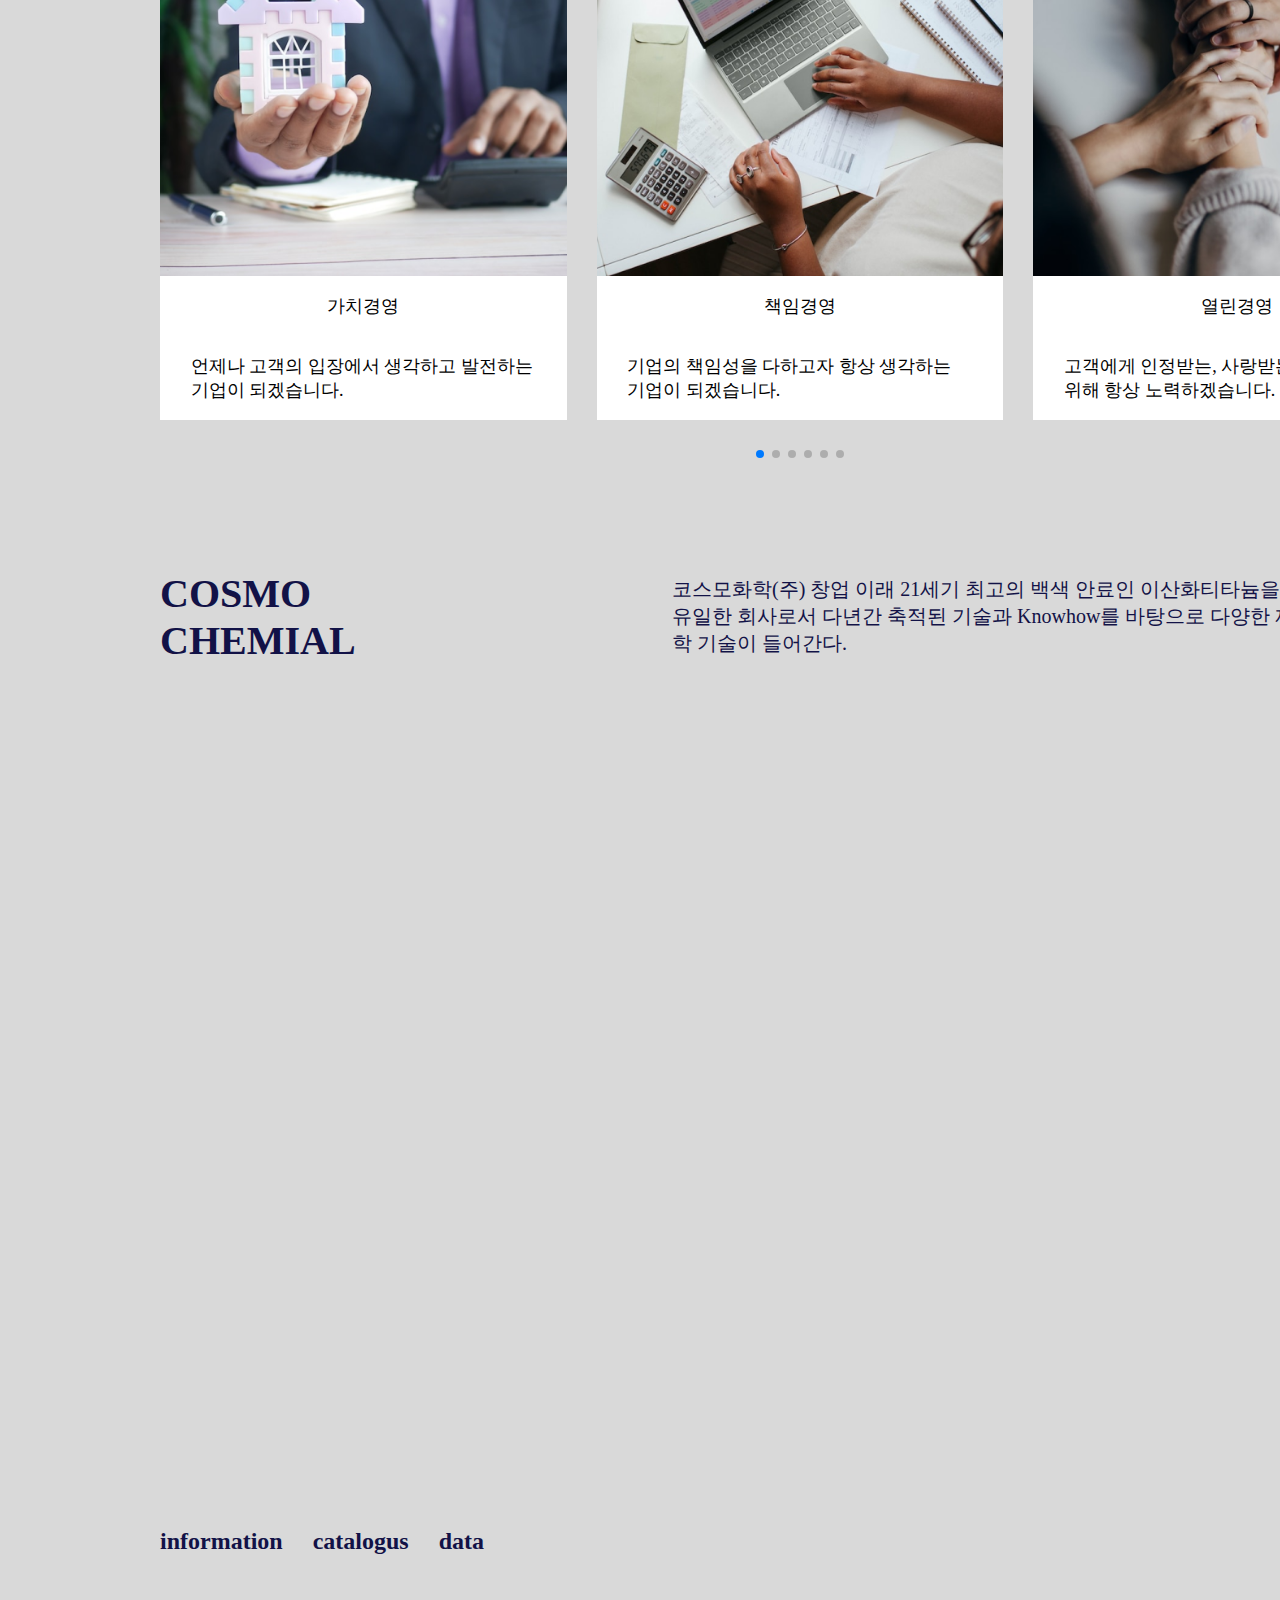
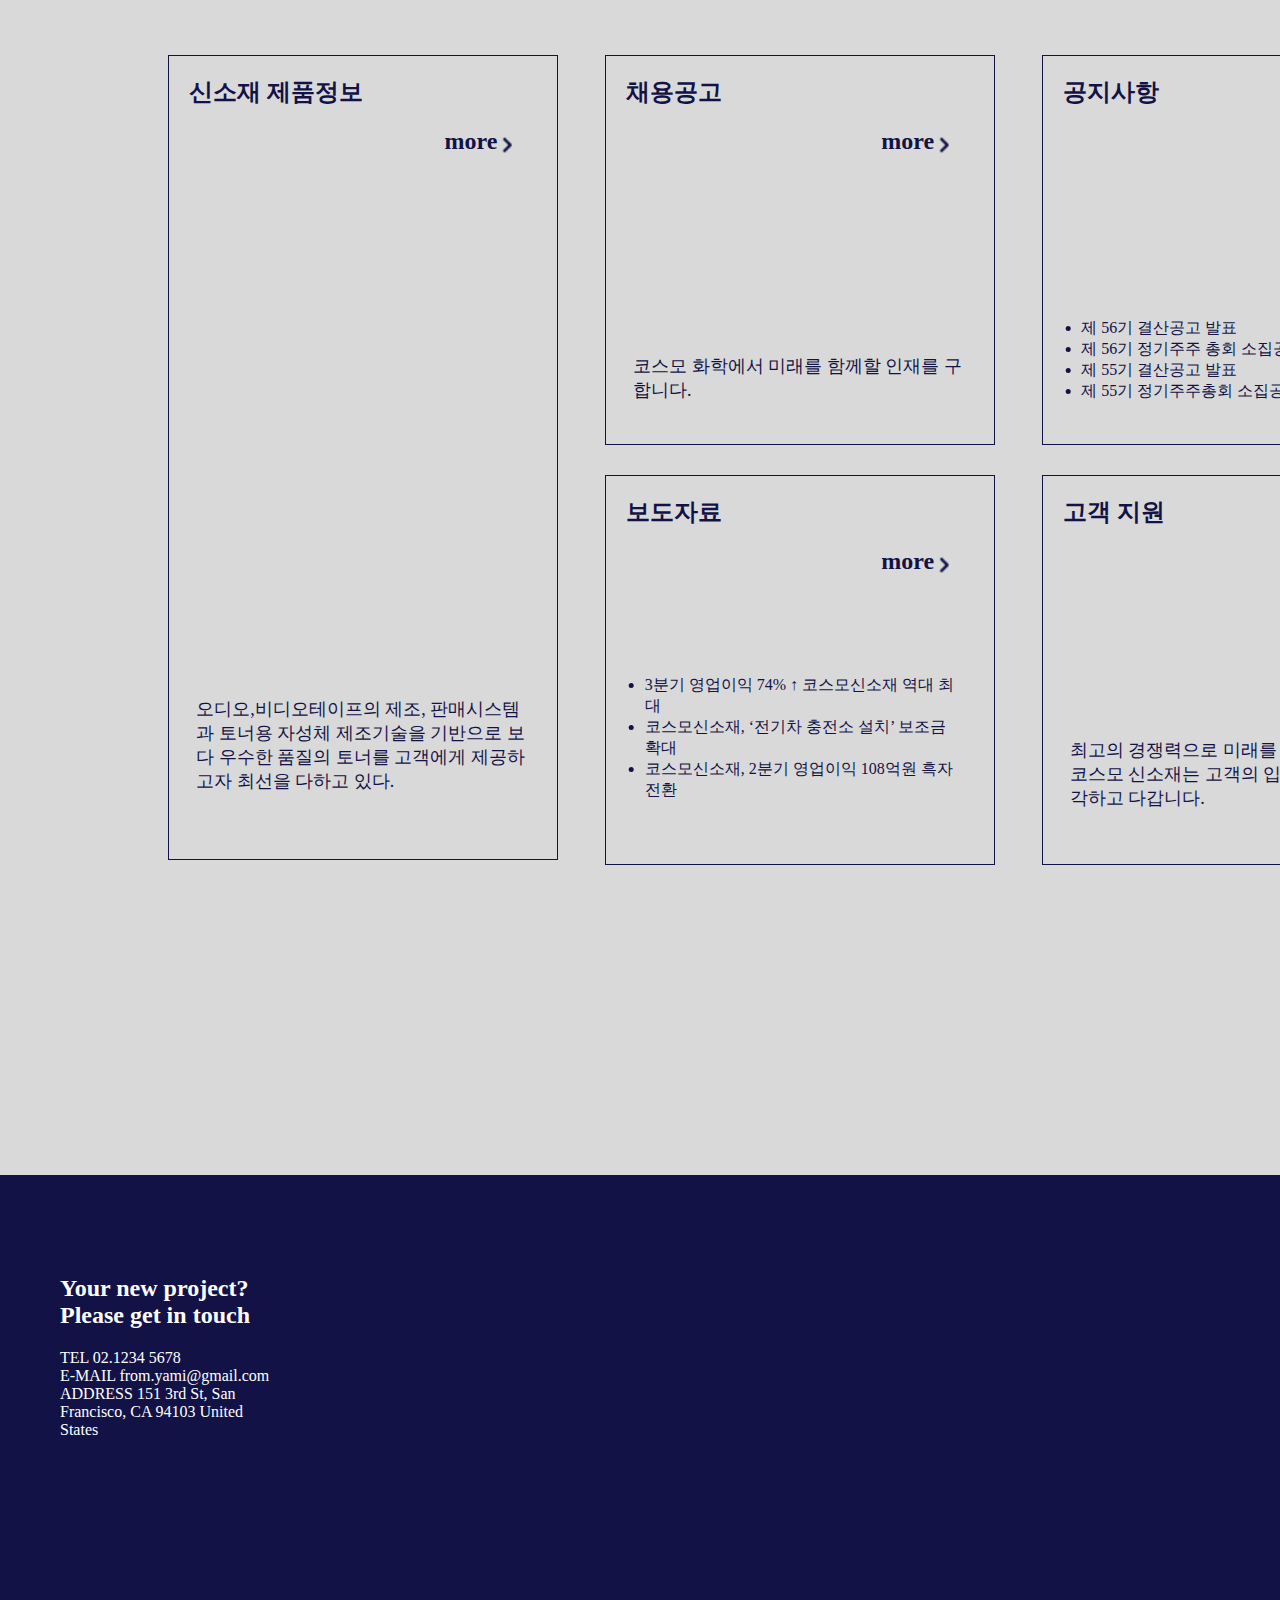
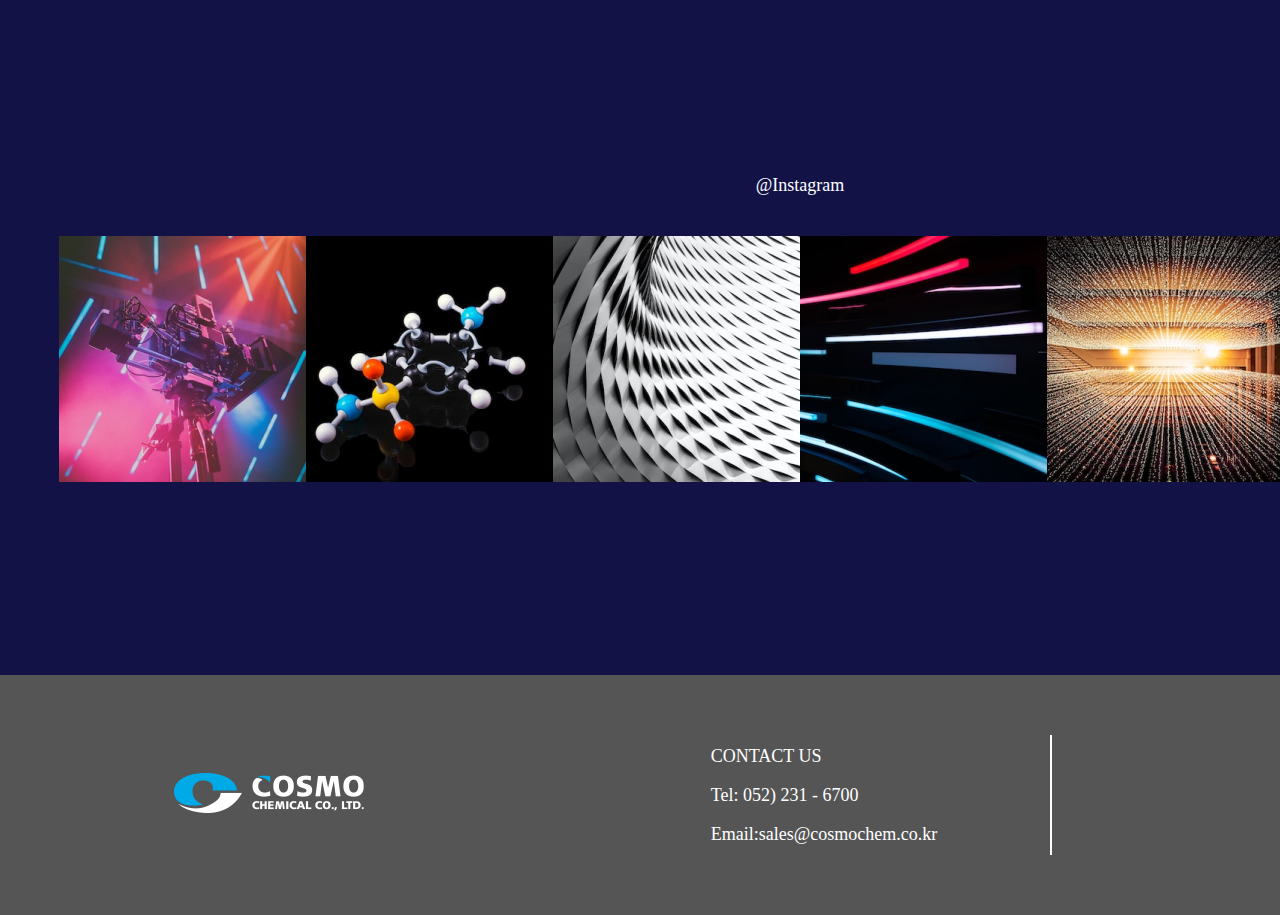
<file: new포트폴리오/o_portfolio/cosomo/cosomo.html>
<!DOCTYPE html>
<html lang="KO">
<head>
  <meta charset="UTF-8">
  <meta http-equiv="X-UA-Compatible" content="IE=edge">
  <meta name="viewport" content="width=, initial-scale=1.0">
  <title>cosmo</title>
   <!-- Link Swiper's CSS -->
  <link rel="stylesheet" href="https://cdn.jsdelivr.net/npm/swiper@10/swiper-bundle.min.css" />

  <link rel="stylesheet" href="./style.css">
  <script type="text/javascript" src="https://dapi.kakao.com/v2/maps/sdk.js?appkey=3adbba35276041b412c4a766905afc18"></script>
  <script src="https://code.jquery.com/jquery-3.6.0.min.js"></script>
</head>
<body>
  <header>
    <div class="global-wrapper flex">
      <h1>cosomo</h1>
      <ul class="global-nav flex">
        <li><a href="#">메인</a></li>
        <li><a href="#">회사소개</a></li>
        <li><a href="#">제품소개</a></li>
        <li><a href="#">친환경공정</a></li>
        <li><a href="#">ESG</a></li>
        <li><a href="#">IR정보</a></li>
        <li><a href="#">홍보정보</a></li>
        <li><a href="#">채용센터</a></li>
      </ul>
    </div>
  </header>
  <article class="content">
    <div class="main-img">
      <img src="./images/main.png" alt="main">
   
      <div class="main-text">
        <h1>New Futer, New Dream New COSMO</h1>
        <P>코스모 그룹은 ESG경영을 실천하고자 환경보호에 앞장서고(evironment),
          사회 공헌활동을 활발히 하며(Social), 법과 윤리를 철저히 준수(Governance)하고 있습니다.</P>
          <div class="icon"><img src="./images/mouse.png"> </div>
      </div>
  </div>

  </article>
  <article class="fixbox">
    <img src="./images/icon.png" alt="imgicon">
  </article>

  </article>
  <article class="about flex">
    <div class="about-text">
      <h1>ABOUT COSMO</h1>
      <p>코스모그룹의 홈페이지를 방문해주신 고객님들을 진심으로 환영합니다.
        <br><br>
        1981년 창업한 코스모그룹은 1997년 허경수 회장 취임 이래 가치경영, 책임경영, 열린경영을경영이념으로 화학소재 관련 제조부문과 생활가전, 스포츠 등을 수입, 판매하는 유통부문의 사업을 영위하고 있습니다.
        <br><br>
        그룹의 지속가능성장을 다지기 위하여 환경적 건전성을 확보하고(Environment),사회 구성원으로서의 역할과 책임을 성실히 수행하고(Social),지배구조 건전화 및 경영투명성과 윤리경영을 구축하기(Governance)위한 노력을 꾸준히 기울이고 있습니다.
        <br><br>
        앞으로도 코스모그룹이 고객 여러분께 믿음과 사랑을 받을 수 있는 기업이 되도록 최선을다할 것이며 그룹의 성장가능성을 믿고 앞으로도 많은 격려와 성원을 부탁 드립니다.
        감사합니다.</p>
      </div>
    <div class="car">
      <img src="./images/11.png" alt="car1">
    </div>
  </article>

  <article class="ourbusiness">
    <div class="line">
      <h1>OUR BUSINESS</h1>
    </div>
    <ul class="our flex">
      <li><a href="#">지주회사</a></li>
      <li><a href="#">제조부분</a></li>
      <li><a href="#">유통부분</a></li>
      <li><a href="#">해외계열 회사</a></li>
    </ul>
  </article>
  <article class="introduce">
    <ul class="flex">
      <li>
        <img src="./images/home.png" at="home">
        <h4>회사소개</h4>
        <p>이산화티타늄 3만톤, 황산코발트 1천톤, 황산 20만톤의 설비를 갖추고 있습니다.</p>
      </li>
      <li>
        <img src="./images/calendar.png" at="calendar">
        <h4>경영이념</h4>
        <p>경영이념을 통해 성공의 역사를 이룩하며, 열정으로 결실을 만들어냅니다.</p>
      </li>
      <li>
        <img src="./images/chart-bar.png" at="chart-bar">
        <h4>Tlo2</h4>
        <p>TiO₂ 착색력이 우수하고 화학적으로나 물리적으로 매우 안정된 물질 입니다.</p>
      </li>
      <li>
        <img src="./images/globe.png" at="globe">
        <h4>환경방침</h4>
        <p>COSMO는 자연환경과 더불어사는 사회를 만드는데 최선을 다합니다. </p>
      </li>
    </ul>
  </article>
  <article class="block">
    <ul class="block-wrapper flex">
      <li>
        <p>COSMO CHEMICAL</p>
        <h1>세계 최고를 향한
          코스모</h1>
        <button type="submit">LEARN MORE<img src="./images/right2.png"></button>
      </li>
      <li></li>
      <li></li>
      <li>
        <p>COSMO CHEMICAL</p>
        <h1>이산화티타늄을 생산하는
        국내 유일한 회사</h1>
      <button type="submit">LEARN MORE<img src="./images/right.png"></button>
      </li>
  </article>
  <article class="wedo">
    <h1>What we do?</h1>
    <ul class="wedo-wrapper flex">
      <li>
        <p>High quality</p>
        <p>Major 고객사와의 지속 거래를 통한 품질 입증</p>
      </li>
      <li>
        <p>Technology Differentiation</p>
        <p>High-End LNCM 및 차세대 양극활 물질 개발</p>
      </li>
      <li>
        <p>Customizing Design</p>
        <p>고객사 Needs에 따른 맟춤형 제품 설계</p>
      </li>
      <li>
        <p>Competitive Price</p>
        <p>차별화 공정 도입, 생산성 및 가격 경쟁력 강화</p>
      </li>
    </ul>
  </article>
  <article class="management">
      <ul class="Philosophy flex">
        <li><h2>Management
          Philosophy</h2>
        </li>
        <li>과거와 현재, 미래를 아우르는 기업 코스모화학창업 이후 지금까지 계승되어 온 기업의 경영이념을 통해 도전과 열정으로 이룬 결실을 만들어냅니다.</li>
      </ul>

        <!-- Swiper -->
      <div class="swiper mySwiper">
        <div class="swiper-wrapper">
          <div class="swiper-slide">
            <span class="img-card"><img src="./images/2.png" alt="value"></span>
            <p>가치경영</p>
            <p>언제나 고객의 입장에서 생각하고 발전하는 기업이 되겠습니다.</p>
          </div>
          <div class="swiper-slide">
            <span class="img-card"><img src="./images/3.png" alt="responsibility"></span>
            <p>책임경영</p>
            <p>기업의 책임성을 다하고자 항상 생각하는 기업이 되겠습니다.</p>
          </div>
          <div class="swiper-slide">
            <span class="img-card"><img src="./images/4.png" alt="open"></span>
            <p>열린경영</p>
            <p>고객에게 인정받는, 사랑받는 기업이 되기위해 항상 노력하겠습니다.</p>
          </div>
          <div class="swiper-slide">
          <span class="img-card"><img src="./images/19.png" alt="innovation"></span>
            <p>혁신경영</p>
            <p>새로운 아이디어와 기술로 끊임없이 발전하고 혁신하는 기업이 되겠습니다.</p>
          </div>
          <div class="swiper-slide">
            <span class="img-card"><img src="./images/17.png" alt="sustainability"></span>
            <p>지속가능경영</p>
            <p>환경, 사회, 경제적 측면에서 지속가능한 경영을 실천하는 기업이 되겠습니다.</p>
          </div>
          <div class="swiper-slide">
            <span class="img-card"><img src="./images/18.png" alt="collaboration"></span>
            <p>협력경영</p>
            <p>파트너와 협력하여 상생하는 기업으로서 더 큰 가치를 창출하겠습니다.</p>
        </div>
        </div>
        <div class="swiper-pagination"></div>
      </div>
  </article>

  <article class="chemial flex">
    <div class="cosmo flex">
      <h2>COSMO<br>CHEMIAL</h2>
      <p>코스모화학(주) 창업 이래 21세기 최고의 백색 안료인 이산화티타늄을 생산하였다.국내 유일한 회사로서 다년간 축적된 기술과 Knowhow를 바탕으로 다양한 제품에 코스모 화학 기술이 들어간다.</p>
    </div>
    <div class="youtube">
      <iframe width="560" height="315" src="https://www.youtube.com/embed/mlPIbY_8qBM?autoplay=1&mute=1&loop=1&start=4&controls=0" title="YouTube video player" frameborder="0" allow="accelerometer; autoplay; clipboard-write; encrypted-media; gyroscope; picture-in-picture; web-share" allowfullscreen></iframe>
    </div>
  </article>

  <article class="log">
    <ul class="tag flex">
      <li><a href="#">information</a> </li>
      <li><a href="#">catalogus</a></li>
      <li><a href="#">data</a></li>
    </ul>

    <ul class="table flex">
      <li>
          <h2>신소재 제품정보</h2>
          <span class="more"><a href="#">more<img src="./images/right.png"></a></span>
          <p class="detail">오디오,비디오테이프의 제조, 판매시스템과 토너용 자성체 제조기술을 기반으로 보다 우수한 품질의 토너를 고객에게 제공하고자 최선을 다하고 있다.</p>
      </li>
      <li>
        <h2>채용공고</h2>
        <span class="more"><a href="#">more<img src="./images/right.png"></a></span>
          <p class="detail">코스모 화학에서 미래를 함께할 인재를 구합니다.</p>
      </li>

      <li>
        <h2>보도자료</h2>
        <span class="more"><a href="#">more<img src="./images/right.png"></a></span>
        <ul class="detail">
          <li>3분기 영업이익 74% ↑ 코스모신소재 역대 최대</li>
          <li>코스모신소재, ‘전기차 충전소 설치’ 보조금 확대</li>
          <li>코스모신소재, 2분기 영업이익 108억원 흑자 전환</li>
        </ul>
      </li>
      
      <li>
          <h2>공지사항</h2>
          <span class="more"><a href="#">more<img src="./images/right.png"></a></span>
          <ul class="detail">
            <li>제 56기 결산공고 발표</li>
            <li>제 56기 정기주주 총회 소집공고 발표</li>
            <li>제 55기 결산공고 발표</li>
            <li>제 55기 정기주주총회 소집공고 발표</li>
          </ul>
      </li>

      <li>
        <h2>고객 지원</h2>
        <span class="more"><a href="#">more<img src="./images/right.png"></a></span>
        <p class="detail">최고의 경쟁력으로 미래를 선도해 나가는 코스모 신소재는 고객의 입장에서 먼져 생각하고 다갑니다. </p>
      </li>
    </ul>
  </article>
  
  <article class="adress">
    <section class="ming">
      <h2>Your new project?<br>
      Please get in touch</h2>
      <ul class="adress-gnb">
      <li><span class="name">TEL</span> <span class="last">02.1234 5678</span> </li>
      <li><span class="name">E-MAIL</span> <span class="last">from.yami@gmail.com</span></li>
      <li><span class="name">ADDRESS</span> <span class="last">151 3rd St, San Francisco, CA 94103 United States</span></li>
      </ul>
    </section>
  
    <div class="location-map" id="map">
      <address>

      </address>
    </div>
  </article>
    

  <article class="insta">
    <p>@Instagram</p>
      <ul class="insta-groove flex">
        <li><img src="./images/5.png" alt="01"></li>
        <li><img src="./images/6.png" alt="01"></li>
        <li><img src="./images/7.png" alt="01"></li>
        <li><img src="./images/8.png" alt="01"></li>
        <li><img src="./images/9.png" alt="01"></li>
        <li><img src="./images/10.png" alt="01"></li>
      </ul>
  </article>
  
  <footer>
    <ul class="flex">
      <li>
        <img src="./images/logo.png" alt="logo">
      </li>

      <li class="bar">
        <p>CONTACT US</p>
        <p>Tel: 052) 231 - 6700</p>
        <p>Email:sales@cosmochem.co.kr</p>
      </li>

      <li>
        <p>ETC</p>
        <p>개인정보취급방침</p>
        <p>이메일</p>
      </li>
    
    </ul>
  </footer>
  <script>
    const mapContainer = document.getElementById('map'), // 지도를 표시할 div 
		    mapOption = {
		        center: new kakao.maps.LatLng(37.5552606875493, 127.08785625047256 ), // 지도의 중심좌표
		        level: 3, // 지도의 확대 레벨
		        mapTypeId : kakao.maps.MapTypeId.ROADMAP // 지도종류
		    }; 

		// 지도를 생성한다 
		const map = new kakao.maps.Map(mapContainer, mapOption); 

		// 마우스 휠과 모바일 터치를 이용한 지도 확대, 축소를 막는다
		map.setZoomable(false);   

		// 지도에 확대 축소 컨트롤을 생성한다
		const zoomControl = new kakao.maps.ZoomControl();

		// 지도의 우측에 확대 축소 컨트롤을 추가한다
		map.addControl(zoomControl, kakao.maps.ControlPosition.RIGHT);

		// 지도에 마커를 생성하고 표시한다
		var marker = new kakao.maps.Marker({
		    position: new kakao.maps.LatLng(37.5552606875493, 127.08785625047256 ), // 마커의 좌표
		    map: map // 마커를 표시할 지도 객체
		});
	</script>
  
 <!-- Swiper JS -->
  <script src="https://cdn.jsdelivr.net/npm/swiper@10/swiper-bundle.min.js"></script>

  
  <!-- Initialize Swiper -->
  <script>
  var swiper = new Swiper(".mySwiper", {
    slidesPerView: 3,
    spaceBetween: 30,
    loop: true, // 무한 루프
    autoplay: {
        delay: 3000, // 이미지 전환 간격 (3초)
    },
    pagination: {
        el: ".swiper-pagination",
        clickable: true,
    },
});
  </script>
</body>
</html>
</file>
<file: new포트폴리오/o_portfolio/common/style/fonts.css>
@charset "utf-8";

@font-face{
    font-family: 'MiConv.com__Fontspring-DEMO-tghaidogrotesk-black';
    src: url(../fonts/MiConv.com__Fontspring-DEMO-tghaidogrotesk-black.woff2) format('woff2');
    font-weight: normal;
    font-style: normal;
    font-display: swap;
}
@font-face{
    font-family: 'MiConv.com__Fontspring-DEMO-tghaidogrotesk-blackitalic';
    src: url(../fonts/MiConv.com__Fontspring-DEMO-tghaidogrotesk-blackitalic.woff2) format('woff2');
    font-weight: normal;
    font-style: normal;
    font-display: swap;
}   
@font-face {
    font-family: 'MiConv.com__Fontspring-DEMO-tghaidogrotesk-medium';
    src: url(../fonts/MiConv.com__Fontspring-DEMO-tghaidogrotesk-medium.woff2) format('woff2');
    font-weight: normal;
    font-style: normal;
    font-display: swap;
}
@font-face {
    font-family: 'MiConv.com__Fontspring-DEMO-tghaidogrotesk-semibold';
    src: url(../fonts/MiConv.com__Fontspring-DEMO-tghaidogrotesk-semibold.woff2) format('woff2');
    font-weight: normal;
    font-style: normal;
    font-display: swap;
}
@font-face {
    font-family: 'MiConv.com__Fontspring-DEMO-tghaidogrotesk-semibolditalic';
    src: url(../fonts/MiConv.com__Fontspring-DEMO-tghaidogrotesk-semibolditalic.woff2) format('woff2');
    font-weight: normal;
    font-style: normal;
    font-display: swap;
}

@font-face{
    font-family: 'LINESeedKR-Th';
    src: url(../fonts/LINESeedKR-Th.woff2) format('woff2');
    font-weight: normal;
    font-style: normal;
    font-display: swap;
}
@font-face{
    font-family: 'LINESeedKR-Rg';
    src: url(../fonts/LINESeedKR-Rg.woff2) format('woff2');
    font-weight: normal;
    font-style: normal;
    font-display: swap;
}
@font-face{
    font-family: 'LINESeedKR-Bd';
    src: url(../fonts/LINESeedKR-Bd.woff2) format('woff2');
    font-weight: bold;
    font-style: normal;
    font-display: swap;
}
</file>
<file: new포트폴리오/o_portfolio/common/style/slide.css>
@charset "utf-8";

.circleCarousel {
  height: 130vh;
  overflow: hidden;
  position: relative;
}

.won {
  --size: 195vw;
  --img-width: 20.555vw;
  --img-height: 25.6944vw;
  --radius: calc((var(--size) - var(--img-height)) / 2);
  --rotation: 0deg;
  width: var(--size);
  min-width: 600px;
  aspect-ratio: 1 / 1;
  position: absolute;
  top: 20%;
  left: calc(50% - var(--size) / 2);
  rotate: calc(-90deg + var(--rotation));
  transition: rotate 2s cubic-bezier(.55,0,.1,1);
}

.image {
  --index: 0;
  --step: calc(360deg / var(--items));
  --offset: 250px;
  --angle: calc(var(--step) * var(--index));
  --difference: calc((var(--img-height) - var(--img-width)) / 2);
  --x: calc( var(--difference) + var(--radius) + var(--radius) * cos(var(--angle)));
  --y: calc( var(--radius) + var(--radius) * sin(var(--angle)));
  
  background: #ccc;
  width: var(--img-width);
  height: var(--img-height);
  position: absolute;
  left: var(--x);
  top: var(--y);
  background: url('https://picsum.photos/600');
  background-size: cover;
  background-position: center center;
  transform-origin: center center;
  rotate: calc(var(--angle) + 90deg);
}
</file>
<file: new포트폴리오/o_portfolio/common/style/cursor.css>
@charset "utf-8";
/* 커서 */
/*커스텀 커서 시작==========*/
body{
    cursor: none;
}
.custom-cursor {
    width: 2rem;
    height: 2rem;
    position: fixed;
    top: 0;
    left: 0;
    z-index: 9999;
    pointer-events: none;
    opacity: 0;
    background-color: #2af563;
    /*사용자 수정*/
    backface-visibility: hidden;
    transition: none;
    /*사용자 수정*/
    pointer-events: none;
    border-radius: 50%;
    transform: scale(1)
}

.custom-cursor-icon {
    width: 100%;
    height: 100%;
    border-radius: 50%;
    background-color: #2af563;
    /*사용자 수정*/
    transition: all .2s ease;
    transform-origin: 50% 50%;
}

.custom-cursor.custom_cursor_visible {
    opacity: 1;
}

.custom-cursor.custom_cursor_hidden {
    opacity: 0;
}

@media (pointer:none),
(pointer:coarse) {

    #custom_cursor,
    #custom_cursor .custom-cursor-icon {
        display: none !important;
        visibility: hidden;
        opacity: 0;
    }

    * {
        cursor: auto !important;
    }
}

@media (max-width:767.98px) {
    .custom-cursor {
        display: none;
    }
}

.custom-cursor.custom_cursor_hover .custom-cursor-icon {
    transform: scale(1.6);
}

/*커스텀 커서 끝==========*/
</file>
<file: new포트폴리오/o_portfolio/index.css>
@charset "utf-8";
/* 스크롤바 전체 영역 */
::-webkit-scrollbar {
  width: 17px;
  /* 세로축 스크롤바 폭 너비 */
}
::-webkit-scrollbar-thumb {
  background: #2AF563;
  
  /* 스크롤바 막대 테두리 설정  */
  border-radius: 12px 12px 12px 12px;
}
::-webkit-scrollbar-thumb:hover {
  background-color: #82f3a2;
}
/* 스크롤이 움직이는 뒷 배경 */
::-webkit-scrollbar-track {
  background: #95959550;
  /* 스크롤바 뒷 배경 색상 */
}

/* 마우스 텍스트 드래그 효과 */
::selection {
		background-color: #2AF563;
		color: white;
	}

html {
  --s: 100px; /* control the size */
  
  --_g: #0000 90deg,#e7e7e7 0;
  background: 
    conic-gradient(from 90deg at 2px 2px,var(--_g)),
    conic-gradient(from 90deg at 1px 1px,var(--_g));
  background-size: var(--s) var(--s), calc(var(--s)/2) calc(var(--s)/2);
  scroll-behavior: smooth;
}

a{
  color: black;
  text-decoration: none;
}
header{
  font-family:'LINESeedKR-Rg';
  position: fixed;
  top: 0; left: 0; right: 0; margin: auto;
  background-color: white;
  z-index: 999;
}
header ul{
  padding-top: 10px;
  display: flex;
  flex-direction: row;
  align-items: center;
  justify-content: space-around; 
}
header ul li img{
  width: 40px;
}

header ul li:nth-child(3){
  width: 100px;
  height: 30px;
  border: solid 1px black;
  border-radius: 50px;
  text-align: center;
  line-height: 30px;
}
header ul li .gnb{
  padding: 0;
  width: 200px;
  display: flex;
  justify-content: space-around;
}
header ul li .gnb li{
  position: relative;
  width: 100px;
  font-size: 18px;
  
  text-align: center;
  padding-bottom: 2px;
  font-weight: 300;
  
 
}
header ul li .gnb li::after{
  content: '';
  width: 0%;
  height: 2px;
  position: absolute;
  background-color: #1A1818;
  bottom: 0;
  left: 50%;
  transform: translateX(-50%);
  transition: all 0.5s;
}

.gnb li:hover:after,
.gnb li:focus:after {
  width: 60%;
}
header ul li:nth-child(3):hover{
  background-color: black;
}
header ul li:nth-child(3):hover a{
  color: white;
}
main{
  font-family:'LINESeedKR-Rg';
  margin-top: 200px;
}
main .head_line{
  position: relative;
  margin-bottom: 50px;
}
mai  mily: 'LINESeedKR-Bd';
  margin: auto;
  margin-bottom: 10px;
  width: 1050px;
  height: 490px;
  font-size: 110px;
  line-height: 1.5;
  position: sticky;
  top: 150px;
}

.blink {
  animation: blink 0.5s infinite;
}

@keyframes blink {
  to {
    opacity: 0;
  }
}

main .head_line .circle{
  width: 310px;
  height: 140px;
  border-radius: 50%;
  border: #2AF563 solid 1px;
  position: absolute;
  top: 88%; left: 52%;
  transform: translate(-50%,-50%);
}
main .head_line .circle{
  transform:rotate(-6deg);
  animation: move1 1s ease infinite;
}

main .head_line .circle2{
  transform:rotate(-2deg);
  animation: move2 1s ease infinite;
}

main .head_line .circle_txt{
  position: absolute;
  top: 99%; left: 54%;
  transform: translate(-50%,-50%);
  font-size: 20px;
  color: #2AF563;
  animation: move1 1s ease infinite;
}
@keyframes move1{
  0%{
    transform:rotate(-6deg);
  }
  50%{
    transform:rotate(-9deg);
  }
  100%{
    transform:rotate(-6deg);
  }
}
@keyframes move2{
  0%{
    transform:rotate(-2deg);
  }
  25%{
    transform:rotate(-4deg);
  }
  50%{
    transform:rotate(-6deg);
  }
  75%{
    transform:rotate(-4deg);
  }
  100%{
    transform:rotate(-2deg);
  }
}
main .folio{
  position: relative;
}

main .circleCarousel .won .image:nth-child(1),
main .circleCarousel .won .image:nth-child(6),
main .circleCarousel .won .image:nth-child(11),
main .circleCarousel .won .image:nth-child(16) {
  background: url(./images/project1.jpg) no-repeat center center/contain;
}


main .circleCarousel .won .image:nth-child(2),
main .circleCarousel .won .image:nth-child(7),
main .circleCarousel .won .image:nth-child(12),
main .circleCarousel .won .image:nth-child(17) {
  background: url(./images/project6.jpg) no-repeat center center/contain;
}

main .circleCarousel .won .image:nth-child(3),
main .circleCarousel .won .image:nth-child(8),
main .circleCarousel .won .image:nth-child(13),
main .circleCarousel .won .image:nth-child(18) {
  background: url(./images/project2.jpg) no-repeat center center/contain;
}

main .circleCarousel .won .image:nth-child(4),
main .circleCarousel .won .image:nth-child(9),
main .circleCarousel .won .image:nth-child(14),
main .circleCarousel .won .image:nth-child(19) {
  background: url(./images/project4.jpg) no-repeat center center/cover;
}

main .circleCarousel .won .image:nth-child(5),
main .circleCarousel .won .image:nth-child(10),
main .circleCarousel .won .image:nth-child(15),
main .circleCarousel .won .image:nth-child(20) {
  background: url(./images/project3.jpg) no-repeat center center/contain;
}

main .circleCarousel .won .image{
  transition: all 1s;
  cursor: pointer;
} 

main .circleCarousel .won .image:hover{
  transform: scale(1.1);
}

main .project_V{
  margin-top: -120px;
  height: 400px;
  position: relative;
}

main .project_V .project{
  position: absolute;
  top: -140px;
  left: 50%;
  transform: translate(-50%, -50%);
  width: 60%;
}

main .project_V .project p{
  font-family: 'MiConv.com__Fontspring-DEMO-tghaidogrotesk-black';
  font-weight: bold;
  font-size: 96px;
  display: inline-block;
  width: 100%;
  height: 50px;
  text-align: center;
  margin-bottom: 100px;
}

main .project_V .project p:hover .highlight:after{
  width:100%;
}
.highlight{
  display: inline-block; 
  position: relative;
}
.highlight:after{
  content:"";
  width: 0;
  height: 40px;
  display: inline-block;
  background: #a1fda5;
  position: absolute;
  bottom:0;
  left:0;
  z-index:-1;
  transition: 0.2s all;
}

main .project_V .project ul{
  display: flex;
  align-items: center;
  flex-direction: row;
  justify-content: space-around;
 
}
main .project_V .project ul li{
  font-family: 'LINESeedKR-Rg';
  font-size: 41px;
  display: flex;
  flex-direction: column;
  align-items: center;
}

main .project_V .project ul li ul li{
  font-size: 24px;
}


main .project > ul{
  display: flex;
  justify-content: center;
  gap: 120px;
}


main .information{
  background-color: #1A1818;
}
main .auto{
  width: 80%;
  
  padding: 40px 0;
  margin: auto;
}
main .information h1{
  font-family: 'MiConv.com__Fontspring-DEMO-tghaidogrotesk-black';
  font-weight: bold;
  color: white;
  margin: 0;
  margin-bottom: 30px;
  padding-top: 100px;
  font-size: 96px;
  
  
}

main .information .skills{
  margin: auto;
}
main .information .skills>ul{
  width: 100%;
  display: flex;
  flex-direction: column;
  
}


main .information .skills ul>li{
  font-family: 'FMiConv.com__Fontspring-DEMO-tghaidogrotesk-black';
  font-weight: bold;
  color: #2AF563;
  font-size: 36px;
  display: flex;
  align-items: center;
  justify-content: space-between;
 
 
}

main .information .skills>ul>li{
  border-bottom: #2AF563 solid 1px;
  transition: all 1s;
  height: 180px
}
main .information .skills>ul>li:hover{
  color: white;

}

main .information .skills>ul>li:nth-child(5){
  border: none;
}

main .information .skills ul>li>ul>li{
  width: 450px;
  font-family: 'LINESeedKR-Rg';
  font-style: normal;
  color: white;
  padding: 0;
  font-weight: normal;
  font-size: 18px;
  display: flex;
  justify-content: flex-end;
}
/*
main .information .skills ul li:hover{
  color: white;
}
main .information .skills ul .last{
  border: none;
}
*/
main .introduce{
  width: 100%;
  background-color: #1A1818;
  color: #2AF563;
  position: relative;
  z-index: 1;
 
}
main .introduce ul{
  display: flex;
  flex-direction: row;
  flex-wrap: wrap;
 
}
main .introduce .circle{
  width: 310px;
  height: 140px;
  border-radius: 50%;
  border: #2AF563 solid 1px;
  position: absolute;
  top:8%; right: 10%;
  
}
main .introduce .circle3{
  transform:rotate(-2deg);
  animation: move3 1s ease-in infinite;
}

main .introduce .circle4{
  transform:rotate(0deg);
  animation: move4 1s ease-in infinite;
}
main .introduce .circle_txt{
  font-size: 20px;
  position: absolute;
  top:17%; right: 11%;
  color: #2AF563;
}
@keyframes move3{
  0%{
    transform:rotate(-2deg);
  }
  25%{
    transform:rotate(0deg);
  }
  50%{
    transform:rotate(2deg);
  }
  75%{
    transform:rotate(0deg);
  }
  100%{
    transform:rotate(-2deg);
  }
}
@keyframes move4{
  0%{
    transform:rotate(0deg);
  }
  25%{
    transform:rotate(3deg);
  }
  50%{
    transform:rotate(6deg);
  }
  75%{
    transform:rotate(3deg);
  }
  100%{
    transform:rotate(0deg);
  }
}

main .introduce ul li:nth-child(1){
  font-family: 'MiConv.com__Fontspring-DEMO-tghaidogrotesk-black';
  font-size: 14.5rem; /*280px*/
  font-weight: bold;
  color: #2AF563;
  text-align: center;
  width: 100%;
  height: 480px;
  line-height: 470px;
  border-top: #2AF563 1px solid;
  border-bottom: #2AF563 1px solid;
  
  
}
main .introduce ul li:nth-child(2),
main .introduce ul li:nth-child(3){
  border-right: #2AF563 1px solid;
}

main .introduce ul li:nth-child(2),
main .introduce ul li:nth-child(3),
main .introduce ul li:nth-child(4){
  width: calc(33.3333% - 1px);
  text-align: center;
  font-family: 'Fontspring-DEMO-tghaidogrotesk-semibold';
  font-size: 28px;
  height: 150px;
  line-height: 150px;
}
main .introduce ul li .new_type{
  font-family: 'LINESeedKR-Bd';
}
footer{
  background-color: #1A1818;
  color: #2AF563;
  border-top: #2AF563 solid 1px;
}
footer ul{
  display: flex;
  justify-content: space-between;
  height: 40px;
  line-height: 40px;
  margin: 0 10px;
}

.introduce ul .paper{
  position: relative;
  overflow: hidden;
  width: 100%;
  height: 100%;
  border: none;
  margin: 0;
  padding: 0;
}
.introduce ul .paper ul li .sticker-hover {
  width: 100%;
  height: 100%;
  position: absolute;
  left: 40%;
  top: 140%;
  margin: -150px 0 0 -250px;
  pointer-events: none;
}
.introduce ul .paper:hover .sticker{
  animation: full 5s ease-in-out;
}
@keyframes full{
  0%{
    transform: translateY(-1500%);
  }
 
  100%{
    transform: translateY(500%);
  }
}
.introduce ul .paper a{
  color: #2AF563;
}
.introduce ul .paper:hover a{
  color: white;
  transition: 6s ease-in-out;
  transform: scale(1.5);
}

.introduce ul .paper ul li .sticker-hover .sticker {
  transform: translateY(-250px);
}

.sticker-hover .sticker[data-type="1"][data-num="1"] {
  left: -100px;
  top: -60px;
  top: 0px;
  z-index: 1300;
  transform: translate(0px, 380px) rotate(80.94deg);
}
.sticker-hover .sticker[data-type="1"][data-num="1"] img {
  transform: rotate(-23deg);
}
.sticker-hover .sticker[data-type="1"][data-num="2"] {
  left: -95px;
  top: 151px;
  top: 0px;
  z-index: 1300;
  transform: translate(0px, 380px) rotate(-26.37deg)
}
.sticker-hover .sticker[data-type="1"][data-num="2"] img {
  transform: rotate(37deg);
}
.sticker-hover .sticker[data-type="1"][data-num="3"] {
  left: 473px;
  top: -51px;
  top: 0px;
  z-index: 1300;
}
.sticker-hover .sticker[data-type="1"][data-num="3"] img {
  transform: rotate(37deg);
}
.sticker-hover .sticker[data-type="1"][data-num="4"] {
  left: 163px;
  top: 70px;
  top: 0px;
  z-index: 100;
}
.sticker-hover .sticker[data-type="1"][data-num="4"] img {
  transform: rotate(37deg);
}
.sticker-hover .sticker[data-type="2"] {
  width: 250;
}
.sticker-hover .sticker[data-type="2"][data-num="1"] {
  left: 245px;
  top: -77px;
  top: 0px;
  z-index: 500;
}
.sticker-hover .sticker[data-type="2"][data-num="1"] img {
  transform: rotate(-40deg);
}
.sticker-hover .sticker[data-type="2"][data-num="2"] {
  left: 50px;
  top: 80px;
  top: 0px;
  z-index: 1300;
}
.sticker-hover .sticker[data-type="2"][data-num="2"] img {
  transform: rotate(20deg);
}
.sticker-hover .sticker[data-type="2"][data-num="3"] {
  left: 352px;
  top: 78px;
  top: 0px;
  z-index: 400;
}
.sticker-hover .sticker[data-type="2"][data-num="3"] img {
  transform: rotate(-2deg);
}
.sticker-hover .sticker[data-type="2"][data-num="4"] {
  left: 520px;
  top: 110px;
  top: 0px;
  z-index: 99;
}
.sticker-hover .sticker[data-type="2"][data-num="4"] img {
  transform: rotate(32deg);
}
.sticker-hover .sticker[data-type="2"][data-num="5"] {
  left: -250px;
  top: 90px;
  top: 0px;
  z-index: 99;
}
.sticker-hover .sticker[data-type="2"][data-num="5"] img {
  transform: rotate(-40deg);
}
.sticker-hover .sticker[data-type="3"] {
  width: 240px;
}
.sticker-hover .sticker[data-type="3"][data-num="1"] {
  left: 202px;
  top: 96px;
  top: 0px;
  z-index: 1300;
}
.sticker-hover .sticker[data-type="3"][data-num="1"] img {
  transform: rotate(-18deg);
}
.sticker-hover .sticker[data-type="4"] {
  width: 230px;
}
.sticker-hover .sticker[data-type="4"][data-num="1"] {
  left: 67px;
  top: 10px;
  top: 0px;
  z-index: 1300;
}
.sticker-hover .sticker[data-type="4"][data-num="1"] img {
  transform: rotate(40deg);
}
.sticker-hover .sticker[data-type="4"][data-num="2"] {
  left: -53px;
  top: 170px;
  top: 0px;
  z-index: 1300;
}
.sticker-hover .sticker[data-type="4"][data-num="2"] img {
  transform: rotate(35deg);
}
.sticker-hover .sticker[data-type="5"] {
  width: 240px;
}
.sticker-hover .sticker[data-type="5"][data-num="1"] {
  left: 232px;
  top: 195px;
  top: 0px;
  z-index: 1300;
}
.sticker-hover .sticker[data-type="5"][data-num="1"] img {
  transform: rotate(-30deg);
}
.sticker-hover .sticker[data-type="5"][data-num="2"] {
  left: 72px;
  top: -8px;
  top: 0px;
  z-index: 300;
}
.sticker-hover .sticker[data-type="5"][data-num="2"] img {
  transform: rotate(10deg);
}
.sticker-hover .sticker[data-type="5"][data-num="3"] {
  left: -280px;
  top: -8px;
  top: 0px;
  z-index: 300;
}
.sticker-hover .sticker[data-type="5"][data-num="3"] img {
  transform: rotate(30deg);
}
.sticker-hover .sticker[data-type="5"][data-num="4"] {
  left: 40px;
  top: -8px;
  top: -50px;
  z-index: 1300;
}
.sticker-hover .sticker[data-type="5"][data-num="4"] img {
  transform: rotate(-20deg);
}
.introduce ul > .paper:nth-child(3){
  position: relative;
  overflow: hidden;
}
.introduce ul > .paper:nth-child(3) ul li .sticker3 img{
  position: absolute; 
}


@keyframes falling {
  0% {
    top: -500px;
    opacity: 0;
  }
  50% {
    opacity: 1;
  }
  100% {
    top: 500px; /* 떨어질 최종 위치 설정 */
    opacity: 0;
  }
}
footer ul li{
  font-family: 'LINESeedKR-Rg';
  font-size: 16px;
  margin-right: 6px;
}
</file>
<file: new포트폴리오/o_portfolio/hoban/index.css>
@charset "utf-8";
    html,
    body {
        position: relative;
        width: 100%;
        height: 100%;
        margin: 0;
        font-family: 'Noto Sans KR',-apple-system,BlinkMacSystemFont,"Malgun Gothic","맑은 고딕",helvetica,"Apple SD Gothic Neo",sans-serif;
        word-break: keep-all;
    }

    ul{
        margin: 0; padding: 0;
    }
    li{
        margin: 0;
        list-style: none;
    }
    header{
        position: relative;
     
    }
    header .head_line{
        display: none;
        background-color: #6c6c6c4e;
    }
    header .head{
        width: 90%;
        position: fixed;
        top:20px; left: 0; right: 0;
        margin: auto;
        z-index: 9999;
       
        display: flex;
        justify-content: space-between;
        align-items: center;
        gap: 50vw;
        
    }
    header .head img:nth-child(1){
        width: 84px;
    }
    header .head img:nth-child(2){
        width: 24px;
    }
    /* 스와이퍼 */
    .swiper {
    width: 100%;
    height: 40vh;
    z-index: -9999;
    }

    .swiper-slide {
    text-align: center;
    font-size: 20px;
    background: #979797;
    display: flex;
    justify-content: center;
    align-items: center;
    }

    .swiper-slide img {
    display: block;
    object-fit: cover;
    }

    .mySwiper .swiper-wrapper{
        position: relative;
    }

    .mySwiper .swiper-wrapper .swiper-slide:nth-child(1){
        background: url(./images/main1.png) no-repeat;
        background-size: cover;
    }
    .mySwiper .swiper-wrapper .swiper-slide:nth-child(2){
        background: url(./images/main2.png) no-repeat;
        background-size: cover;
        filter: brightness(90%);
    }
    .mySwiper .swiper-wrapper .swiper-slide:nth-child(3){
        background: url(./images/main3.png) no-repeat;
        background-size: cover;
    }
    .mySwiper .swiper-wrapper .swiper-slide:nth-child(4){
        background: url(./images/main4.png) no-repeat;
        background-size: cover;
    }
    .mySwiper .swiper-wrapper .swiper-slide:nth-child(5){
        background: url(./images/main5.png) no-repeat;
        background-size: cover;
    }

    .mySwiper .swiper-wrapper .swiper-slide .txt_box{
        position: absolute;
        left: 50%;
        top: 50%;
        transform: translate(-50%, -50%);
        color: white;
    }
    .mySwiper .swiper-wrapper .swiper-slide .txt_box h2{
        font-size: 2.5rem;
        text-align: left;
        margin-bottom: 20px;
        text-align: center;
    }

    .mySwiper .swiper-wrapper .swiper-slide .txt_box p{
        font-size: 1rem;
        text-align: left;
        text-align: center;
    }
    .mySwiper .swiper-pagination{
        color: white;
    }
    .next_line{
        display: block;
    }
    main .our-business{
        width: 100%;
        position: relative;
    }
    main .our-business .txt{
        margin: auto;
        
    }
    main .our-business ul{
        margin: auto;
    }
    main .our-business ul li{
        margin: auto;
        margin-bottom: 21.3333vw; /*80px;*/
    }
    main .our-business ul li img{
        width: 480px;
        object-fit: cover;
        border-radius: 20px;
        transition: transform 0.6s ease;
        display: block;
        margin: 0 auto;
    }
    main .our-business ul li img:hover{
        transform: scale(1.05);
        filter: brightness(110%);
    }
    main .our-business .line li h1,
    main .our-business .line li h3{
        margin-left: 80px;
    }
    main .our-business ul li h1{
        width: 35.7143vw;
        text-transform: uppercase;
        font-size: 8.5333vw;/*32px*/
        margin-bottom: 1.7857vw;
        line-height: 9.6000vw; /*36px*/
    }
    main .our-business ul li h3{
        margin-top: 1.7857vw;/*7px*/
        font-size: 4.2667vw;
        font-weight: 500;
    }

    main .our-business .line2 li:nth-child(1) .txt p{
        width: 58.6667vw;
   }
    main .our-business ul li .txt{
        margin:auto; /*30px 10px 20px 30px*/
        width: 60%;
    }
   
    main .our-business ul li .txt h4{
        margin-bottom: 0;
        font-weight: 500;
        font-size: 3.4667vw;
        color: #444444;
        position: relative;
        padding-left: 7px;
    }
    main .our-business ul li .txt h4::before{
        content: "";
        width: 4px;
        height: 24px;
        position: absolute;
        top: 50%; left: 0;
        transform: translate(-50%,-50%);
        background-color: #EE7500;
    }


    main .our-business ul li .txt p{
        margin-top: 1.0667vw;
        margin-bottom: 1.0667vw;
        font-size: 4.2667vw;
    }
    main .story{
        width: 100%;
    }
    main .story h1{
        font-size: 2rem;
        margin-left: 50px;
    }

    main .story .slide{
        display: flex;
        flex-direction: column;
        gap: 2.6667vw; /*10px*/
        overflow: hidden;
     }
   
    main .story .slide .part1{
        display: flex;
        gap: 2.6667vw;/*10px*/
        animation: loop1 20s linear infinite;
        position: relative;
        
    }
    main .story .slide .part2{
        display: flex;
        gap: 2.6667vw;/*10px*/
        animation: loop2 20s linear infinite;
        position: relative;
    }
    main .story .slide img{
        cursor: pointer;
        transition: transform 0.3s ease;
        filter: brightness(90%);
        
    }
    main .story .slide img:hover {
        transform: scale(0.9);
        filter: brightness(110%);
    }

    @keyframes loop1{
        0% {
            transform: translateX(0%);
          }
        25% {
            transform: translateX(-25%);
        }
        50% {
            transform: translateX(-50%);
        }
        75% {
            transform: translateX(-75%);
        }
        100% {
          transform: translateX(-100%);
        }
    }
    @keyframes loop2{
        100% {
            transform: translateX(0%);
          }
        75% {
            transform: translateX(-25%);
        }
        50% {
            transform: translateX(-50%);
        }
        25% {
            transform: translateX(-75%);
        }
        0% {
          transform: translateX(-100%);
        }
    }

    main .story img{
        width: 41.3333vw; /*155px*/
        aspect-ratio: 1;
        object-fit: cover;
        border-radius: 20px;
    }
    main .summit_life{
        height: 66.6667vw;/*250px*/
        background-image: url(./images/creation.png);
        background-size: cover;
        background-position: center;
        display: flex;
        flex-direction: column;
        justify-content: center;
        align-items: center;
        margin: 40vw auto;/*150px*/
    }
    main .summit_life .txt h1{
        margin: 12.6667px; /*20px*/
        font-size: 8.5333vw;/*32px*/
        text-align: center;
        color: white;
    }
    main .summit_life .txt p{
        width: 64vw; /*240px*/
        text-align: center;
        margin: auto;
        color: white;
        margin-bottom: 20px;
        font-size: 0.875rem /*14px*/
    }
    main .summit_life button{
        background-color: white;
        border: none;
        width: 32vw; /*120px */
        height: 8.5333vw; /*32px*/
        border-radius: 50px;
        color: #585858;
        font-size: 3.7333vw; /*14px;*/
        text-decoration: none;
        font-weight: 700;
    }
  
    main .summit_life button:hover{
        transform: translateY(2px);
        
    }
    main .news{
        margin: 40vw 7.1429vw; /* 150px 20px*/
    }
    main .news .title{
       display: flex;
       align-items: center;
       justify-content: space-between;
    }
    main .news .title img{
        width: 8.5333vw/*30px;*/
    }
    main .news ul li{
        margin: auto;
    }
    main .news h1{
        font-size: 2rem /*32px*/
    }
    main .news ul{
        margin: auto;
    }
    main .news ul li{
        margin-bottom: 16vw; /*60px;*/
    }
    main .news ul li .date{
        color: #EE7500;
        font-weight: 700;
    }
    main .news ul li p{
        width: 74.6667vw; /*280px;*/ 
        font-size: 4.2667vw; /*16px*/
        margin: 5.3333vw auto; /*20px*/
    }
    
    main .news ul li .more p{
        display: flex;
        align-items: center;
        justify-content: start;
        font-size: 3.7333vw; /*14px*/
        
    }
    main .news ul li .more p span{
        margin-left: 15px;
        font-size: 3.7333vw;/*14px*/
        font-weight: bold;
        background-color: #D9D9D9;
        width: 4.8vw; /*18px*/
        aspect-ratio: 1;
        border-radius: 50%;
        display: flex;
        align-items: center;
        justify-content: center;

    }
    main .future{
        height: 64vw;/*240px*/
        background-image: url(./images/future.png);
        background-position: right;
        background-size: cover;
        display: flex;
        flex-direction: column;
        justify-content: center;
        align-items: center;
        color: white;
        margin: 20vw auto;/*75px*/
    }
    main .future h1{
        font-size: 20px; /*20px*/
        width: 300px;
        text-align: center;
        margin: 5.3333vw auto;/*20px*/
    }

    main .future button{
        background-color: white;
        border: none;
        width: 32vw; /*120px */
        height: 8.5333vw; /*32px*/
        border-radius: 50px;
        color: #585858;
        font-size: 3.7333vw; /*14px;*/
        text-decoration: none;
        font-weight: 700;
    }
    main .future  button:hover{
        transform: translateY(2px);
        
    }
   
    footer .connection{
        margin: 18.6667vw 0 13.3333vw ; /*70vw 50vw*/
    }
    
    footer .connection ul{
        margin: auto;
    }
    footer .connection ul li{
        padding: 4.2667vw;/*16px;*/
        border-bottom: solid 2px #D9D9D9;
        width: 80%;
        margin: auto;
        display: flex;
        justify-content: space-between;
        align-items: center;
        font-size: 4.2667vw/*16px;*/
    }
    footer .connection ul li span{
        color: #D9D9D9;
        font-size: 5.3333vw/*20px;*/
    }
    footer .guide{
        display: flex;
        justify-content: space-around;
        align-items: center;
        margin-bottom: 35px;
        font-size: 3.7333vw;/*14px;*/
        color: #797979;
    }
    footer .guide ul li{
        padding: 2.6667vw; /*10px;*/
    }

    footer .guide_line{
        display: none;
    }
    footer .foot{
        text-align: center;
    }
    footer .foot button{
        border: solid 1px black;
        background-color: transparent;
        
        width: 45.3333vw;
        height: 10.3333vw;
        font-size: 3.7333vw; /*14px;*/
        text-decoration: none;
        font-weight: 700;
        margin-bottom: 100px;
    }
    
    footer .foot button a{
        color: #585858;
        text-decoration: none;
    }
</file>
<file: new포트폴리오/o_portfolio/hoban/pc.css>
@charset "utf-8";

/* 스와이퍼 */
    html,
    body {
      position: relative;
      height: 100%;
    }

    body {
      background: #eee;
      margin: 0;
      padding: 0;
    }

    
header .head{
    display: none;
}
header{
    width: 100%;
    height: 80px;
    position: fixed;
    top: 0; left: 0; right: 0;
    margin: auto;
    z-index: 999;
}
header .head_line{
    height: 100%;
    line-height: 80px;
    display: flex;
    flex-direction: row;
    z-index: 999;
   
    justify-content: space-around;
    align-items: center;
  
}
header .head_line ul{
    display: flex;
    flex-direction: row;
    justify-content: space-around;
    align-items: center;
    gap:40px;
   
}
header .head_line img{
    width: 120px;

}
header .head_line a{
    text-decoration: none;
    font-weight: 500;
    color: white;
}

header .head_line ul li:hover a{
  color: #444444;
}
header .head_line ul li:nth-child(6){
    margin-left: 40px;
    display: flex;
    align-items: center;
    justify-content: center;
    color: #8E8E8E;
}
header .head_line ul li:nth-child(6) span{
    margin-left: 8px;
    color: white;
    display: flex;
    justify-content: center;
    align-items: center;
    font-size: 18px;
    font-weight: bold;
}
main .subject{
  margin-bottom: 60px;
}

/*
main .subject .txt h1{
    text-align: left;
    font-size: 64px;
    margin-bottom: 20px;
   
}
main .subject .txt h3{
    text-align: left;
    margin: 0;
    width: 300px;
    font-size: 24px;
}
*/
.swiper {
  width: 100%;
  z-index: -9999;
  height: 50vw;
  object-fit: cover;
  }

.swiper-slide {
  text-align: center;
  font-size: 20px;
  background: #979797;
  display: flex;
  justify-content: center;
  align-items: center;
}

.swiper-slide img {
  display: block;
  object-fit: cover;
  }

  .mySwiper .swiper-wrapper .swiper-slide .txt_box h2{
    font-size: 6rem;
    text-align: left;
    margin-bottom: 20px;
  }

  .mySwiper .swiper-wrapper .swiper-slide .txt_box p{
    font-size:  1.5rem;
    text-align: left;
  }

  main .our-business ul li h1{
    width: 16.4063vw; /*2*10px*/
    font-weight: 700;
    font-size: 4.5313vw;/*58px*/
  
    line-height: 1.3021; /*10px*/
   
  }
  main .our-business ul li h3{
    font-size: 2.5vw;/*32px*/
  }
  main .our-business ul li h3 span{
    display: block;
  }
  main .our-business ul li .txt{
    margin: 0 0 0 6.5104vw;/*50px*/
    width: 60%;
  }
  
  main .our-business ul li .txt h4{
    margin: auto;
    margin-bottom: 0;
    margin-left: 4.2969vw;/*55px*/
    font-weight: 500;
    font-size: 1.2500vw;/*16*/
    color: #444444;
  }
  main .our-business ul li .txt p{
    margin-left: 4.2969vw;/*55px*/
    font-size: 1.4063vw;/*18*/
  }
  main .our-business .line2 ul{
    margin-top: 39.0625vw; /*300px*/
  }
  main .our-business .line2 ul li:nth-child(1){
    margin: auto;
    margin-bottom: 16.9271vw;/*130px*/
  }
  main .our-business .line2 ul li:nth-child(1) .txt p span{
   display: inline;
  }
  main .our-business .line2 ul li:nth-child(2) .txt p{
    width: 33.8542vw;
  }
  main .our-business ul li:nth-child(8) .txt p span{
    display: block;
  }
  main .our-business ul li:nth-child(10) .txt p span{
    display: block;
  }
  
  main .our-business ul li img{
    width: 39.0625vw; /*300x*/
    object-fit: cover;
    border-radius: 20px;
    display: block;
    margin: auto;
  }
    
  main .story {
    margin: 15.6250vw auto;/*120px*/
    position: relative;
    }
  main .story h1{
    font-size: 4.5313vw;/*58px*/
    margin: 7.1429vw; /*20px*/
    }
  
  main .story img{
    width: 15.6250vw;/*200*/
  }  

  main .summit_life{
    width: 85%; /*670px;*/
    height: 27.3438vw; /*350px*/
    border-radius: 0px;
    display: flex;
    flex-direction: column;
    justify-content: center;
    align-items: flex-start;
    border-radius: 50px;

    margin: 23.4375vw auto;/*300*/

  }
 
  main .summit_life .txt h1{
    margin: 0; /*20px*/
    margin-bottom: 0.7813vw;/*7\10px*/
    
    text-align: left;
    color: white;
    margin-left: 5.4688vw;/*70px;*/
    font-size: 3.7500vw;/*48px*/
    

  }
  main .summit_life .txt p{
    width: 31.2500vw; /*400*/
    text-align: left;
    color: white;
    margin-bottom: 3.1250vw; /*40px*/
    font-size: 1.7188vw; /*22x*/
    margin-left: 5.4688vw;/*70px;*/
  }
  main .summit_life button{
    background-color: white;
    border: none;
    width: 17.9688vw; /*230px */
    height: 4.2969vw; /*55px*/
    border-radius: 50px;
    margin-left: 5.4688vw;/*70px;*/
    color: #585858;
    font-size: 1.5625vw; /*20x*/
    text-decoration: none;
    font-weight: 700;
    
  }
 
 
  main .news .title{
    display: flex;
    align-items: center;
    justify-content: space-between;
   }
  main .news .title h1{
    font-size: 48px;
    margin-left: 55px;
  }

main .news .title img{
    width: 48px;
    margin-top: 10px;
    margin-right: 70px;
}
main .news{
    margin: 30px;
}
main .news .title h1{
    text-transform: uppercase;
    margin-left: 5.4688vw;/*70px;*/
    font-size: 3.7500vw;/*48px*/
}
main .news ul{
    justify-content:center;
    align-items: center;
}
main .news ul li{
    width: 30.3333%; 
}
main .news ul li p span{
    display: block;
}
main .news ul li:nth-child(3) p span{
  display: inline;
}
main .news ul li p{
    margin: 40px auto 40px;
    font-size: 1.7188vw; /*22x*/
}

main .news ul li .more p{
  display: flex;
  align-items: center;
  justify-content: start;
  font-size: 1.7188vw; /*22x*/
}

main .news ul li .more p span{
  margin-left: 15px;
  font-size: 18px; /*16px*/
  font-weight: bold;
  background-color: #D9D9D9;
  width:  26px;
  aspect-ratio: 1;
  border-radius: 50%;
  display: flex;
  align-items: center;
  justify-content: center;
}
main .future{
    background-size: cover;
    display: flex;
    flex-direction: row;
    justify-content: center;
    align-items: centers;
    height: 29.6875vw;
}
main .future h1{
    margin: 0;
    text-align: left;
    font-size: 2.5000vw;
    line-height: 3.9063vw /*50px;*/
}
main .future button{
  background-color: white;
  border: none;
  width: 17.9688vw; /*230px */
  height: 4.2969vw; /*55px*/
  border-radius: 50px;
  color: #585858;
  font-size: 1.5625vw; /*20x*/

  font-weight: 700;

}

main .future h1 span{
    display: block;
}
footer .connection{
    display: none;
}
footer .guide{
    display: none;
}
footer .guide_line{
    display: block;
    margin: 100px;
}

footer .guide_line ul>li a{
    text-decoration: none;
    color: black;
    font-weight: bold;
    display: block;
    padding-bottom: 40px;
   
}
footer .guide_line ul{
    display: flex;
    flex-direction: row;
    justify-content: space-around;
    
    
}

footer .guide_line ul li ul{
    display: flex;
    flex-direction: column;
    gap:20px;
}

footer .foot button{
  border: solid 1px black;
  background-color: transparent;
  
  width: 19.5313vw; /*250px*/
  height: 3.9063vw; /*50*/
  font-size: 1.375rem; /*28px*/
  transition: 1s;
}
footer .foot button:hover {
  background-color: #585858;
}
footer .foot button:hover a{
  color: white;
}
</file>
<file: new포트폴리오/o_portfolio/project1/cursor.css>
@charset "utf-8";
/* 커서 */
/*커스텀 커서 시작==========*/
body{
    cursor: none;
}
.custom-cursor {
    width: 2rem;
    height: 2rem;
    position: fixed;
    top: 0;
    left: 0;
    z-index: 9999;
    pointer-events: none;
    opacity: 0;
    background-color: #2af563;
    /*사용자 수정*/
    backface-visibility: hidden;
    transition: none;
    /*사용자 수정*/
    pointer-events: none;
    border-radius: 50%;
    transform: scale(1)
}

.custom-cursor-icon {
    width: 100%;
    height: 100%;
    border-radius: 50%;
    background-color: #2af563;
    /*사용자 수정*/
    transition: all .2s ease;
    transform-origin: 50% 50%;
}

.custom-cursor.custom_cursor_visible {
    opacity: 1;
}

.custom-cursor.custom_cursor_hidden {
    opacity: 0;
}

@media (pointer:none),
(pointer:coarse) {

    #custom_cursor,
    #custom_cursor .custom-cursor-icon {
        display: none !important;
        visibility: hidden;
        opacity: 0;
    }

    * {
        cursor: auto !important;
    }
}

@media (max-width:767.98px) {
    .custom-cursor {
        display: none;
    }
}

.custom-cursor.custom_cursor_hover .custom-cursor-icon {
    transform: scale(1.6);
}

/*커스텀 커서 끝==========*/
</file>
<file: new포트폴리오/o_portfolio/project1/index.css>
@charset "utf-8";

/* 스크롤바 전체 영역 */
::-webkit-scrollbar {
    width: 17px;
    /* 세로축 스크롤바 폭 너비 */
}

::-webkit-scrollbar-thumb {
    background: #2AF563;

    /* 스크롤바 막대 테두리 설정  */
    border-radius: 12px 12px 12px 12px;
}

::-webkit-scrollbar-thumb:hover {
    background-color: #82f3a2;
}

/* 스크롤이 움직이는 뒷 배경 */
::-webkit-scrollbar-track {
    background: #95959550;
    /* 스크롤바 뒷 배경 색상 */
}

/* 마우스 텍스트 드래그 효과 */
::selection {
		background-color: #2AF563;
		color: white;
	}

html {
    --s: 100px;
    /* control the size */

    --_g: #0000 90deg, #e7e7e7 0;
    background:
        conic-gradient(from 90deg at 2px 2px, var(--_g)),
        conic-gradient(from 90deg at 1px 1px, var(--_g));
    background-size: var(--s) var(--s), calc(var(--s)/2) calc(var(--s)/2);
    scroll-behavior: smooth;
}

a {
    color: black;
    text-decoration: none;
}

header {
    font-family: 'LINESeedKR-Rg';
    position: fixed;
    top: 0;
    left: 0;
    right: 0;
    margin: auto;
    background-color: white;
    z-index: 999;
}

header ul {
    padding-top: 10px;
    display: flex;
    flex-direction: row;
    align-items: center;
    justify-content: space-around;
}

header ul li img {
    width: 40px;
}

header ul li:nth-child(3) {
    width: 100px;
    height: 30px;
    border: solid 1px black;
    border-radius: 50px;
    text-align: center;
    line-height: 30px;
}

header ul li .gnb {
    padding: 0;
    width: 200px;
    display: flex;
    justify-content: space-around;
}

header ul li .gnb li {
    position: relative;
    width: 100px;
    font-size: 18px;

    text-align: center;
    padding-bottom: 2px;
    font-weight: 300;


}

header ul li .gnb li::after {
    content: '';
    width: 0%;
    height: 2px;
    position: absolute;
    background-color: #1A1818;
    bottom: 0;
    left: 50%;
    transform: translateX(-50%);
    transition: all 0.5s;
}

.gnb li:hover:after,
.gnb li:focus:after {
    width: 60%;
}

header ul li:nth-child(3):hover {
    background-color: black;
}

header ul li:nth-child(3):hover a {
    color: white;
}

main {
    font-family: 'LINESeedKR-Rg';
    margin-top: 100px;
}


main .box{
    margin: auto;
    text-align: center;
    margin-bottom: 100px;
    position: relative;
}
main .box img{
    width: 85%;
   filter: brightness(10%);
}

main .head_line{
    display: flex;
    justify-content: center;
    gap: 390px;
    position: absolute;
    top: 50%;
    left: 50%;
    transform: translate(-50%, -50%);
    color: white;
    z-index: 999;
}
main .head_line .txt li:nth-child(1){
    font-family: 'MiConv.com__Fontspring-DEMO-tghaidogrotesk-medium';
    font-size: 24px;
    font-weight: bold;
}
main .head_line .txt li:nth-child(2) {
    font-family: 'MiConv.com__Fontspring-DEMO-tghaidogrotesk-black';
    font-size: 84px;
    font-weight: bold;
}

main .head_line .sub li{
    font-family: 'LINESeedKR-Bd';
    height: 50px;
    font-size: 24px;
    display: flex;
    justify-content:flex-end;
    flex-direction: row;
    align-items: center;
    width: 300px;
}

main .head_line .sub li ul li{
    font-family: 'LINESeedKR-Rg';
    font-size: 20px;
    
}

h2{
    font-size: 48px;
    font-weight: bold;
    margin-bottom: 30px;
    font-family: 'MiConv.com__Fontspring-DEMO-tghaidogrotesk-black';
    display: inline-block; 
    position: relative;
    
}

h3 {
    font-size: 28px;
    margin-bottom: 15px;
    font-family: 'LINESeedKR-Bd';
}


.highlight{
  display: inline-block; 
  position: relative;
}
.highlight:after{
  content:"";
  width:100%;
  height: 30px;
  display: inline-block;
  background: #a1fda5;
  position: absolute;
  bottom:0;
  left:0;
  z-index:-1;
  transition: 0.2s all;
}

p{
    font-size: 22px;
    line-height: 1.7;
}
.next_line{
    display: block;
}
main .overview{
    margin-left: 334px;
    margin-bottom: 150px;
    word-break: keep-all;
}
main .overview p{
    width: 970px;
}
main .overview p:nth-of-type(2){
    margin-top: 10px;
  
}
main .overview p:nth-of-type(3){
    margin-top: 10px; 
}
.highlight2{
  display: inline-block; 
  position: relative;
}
.highlight2:after{
  content:"";
  width:100%;
  height: 13px;
  display: inline-block;
  background: #fdefa1;
  position: absolute;
  bottom:10px;
  left:0;
  z-index:-1;
  transition: 0.2s all;
}


main .design {
    margin-left: 334px;
    font-size: 22px;
}
main .design h2{
    margin-bottom: 100px;
}
main .design div{
    margin-bottom: 100px;
}

main .design .keyword ul{
    display: flex;
    gap: 40px;
}
main .design .keyword ul li{
    font-size: 24px;
}
main .design .responsive{
    width: 500px;
}
main .design .responsive ul{
    display: flex;
    flex-direction: row;
    justify-content: space-between;
    margin-bottom: 10px;
}
main .design .responsive ul li ul{
    font-size: 20px;
}

main .design .colors .container{
    display: flex;
    gap: 160px;
    margin: 0;

}
main .design .colors .color{
    width: 120px;
    height: 120px;
    color: white;
    font-size: 20px;
    text-align: center;
}
main .design .colors .color1{
    background-color: #F47721;
}
main .design .colors .color2 {
    background-color: #979797;
}
main .design .colors .color3 {
    background-color: #ffffff;
    border: solid 1px #000;
}
main .design .colors .color ul{
    width: 100%;
    height: 100%;
  
    margin-top: 30px;
}

main .design .colors .container .color3{
    color: black;
}
main .design .publishing{
    margin-bottom: 200px;
}
main .design .publishing ul li{
    list-style:square;
    margin-left: 30px;
    margin-bottom: 10px;
    font-family: 'LINESeedKR-Rg';
    font-size: 24px;
}

main .problem{
    background-color: #1A1818;
    color: rgb(1, 1, 1);
    word-break: keep-all;
    
}
main .problem h2{
    color: #2AF563;
}
main .problem>h2{
    margin-left: 320px;
    padding-top: 200px;
    margin-bottom: 80px;
}
main .problem h3 {
    margin-bottom: 20px;
     color: rgba(255, 255, 255, 0.493);
}
main .problem h4{
    color: white;
    font-family: 'LINESeedKR-Rg';
    line-height: 1.3;
    font-size: 22px;
    width: 790px;
    word-break: keep-all;
}

main .problem .problems1{
    margin-left: 320px;
    margin-bottom: 200px;
}

main .problem .problems2{
    margin-left: 320px
}
main .problem .problems2 img{
    margin-top: 20px;
    width: 600px;
    object-fit: cover;
}

main .problem .review {
   margin-left: 320px;
}

main .problem .review>h2{
    padding-top: 200px;
    margin-bottom: 80px;
}

main .problem .review p{
    width: 580px;
    word-break: keep-all;
    line-height: 1.7;
    color: white;
}
main .problem .review p:nth-of-type(2){
    margin-top: 10px;
}


main .introduce{
  width: 100%;
  background-color: #1A1818;
  color: #2AF563;
  position: relative;
  z-index: 1;
 
}
main .introduce ul{
  display: flex;
  flex-direction: row;
  flex-wrap: wrap;
 
}
main .introduce .circle{
  width: 310px;
  height: 140px;
  border-radius: 50%;
  border: #2AF563 solid 1px;
  position: absolute;
  top:8%; right: 10%;
  
}

main .introduce .circle3 {
    transform: rotate(-2deg);
    animation: move3 1s ease-in infinite;
}

main .introduce .circle4 {
    transform: rotate(0deg);
    animation: move4 1s ease-in infinite;
}

main .introduce .circle_txt{
  font-size: 20px;
  position: absolute;
  top:17%; right: 11%;
  color: #2AF563;
}
main .introduce .circle_txt p {
    font-size: 20px;
}

@keyframes move3 {
    0% {
        transform: rotate(-2deg);
    }

    25% {
        transform: rotate(0deg);
    }

    50% {
        transform: rotate(2deg);
    }

    75% {
        transform: rotate(0deg);
    }

    100% {
        transform: rotate(-2deg);
    }
}

@keyframes move4 {
    0% {
        transform: rotate(0deg);
    }

    25% {
        transform: rotate(3deg);
    }

    50% {
        transform: rotate(6deg);
    }

    75% {
        transform: rotate(3deg);
    }

    100% {
        transform: rotate(0deg);
    }
}

main .introduce ul li:nth-child(1) {
    font-family: 'MiConv.com__Fontspring-DEMO-tghaidogrotesk-black';
    font-size: 280px;
    font-weight: bold;
    color: #2AF563;
    text-align: center;
    width: 100%;
    height: 480px;
    line-height: 470px;
    border-top: #2AF563 1px solid;
    border-bottom: #2AF563 1px solid;
}

main .introduce ul li:nth-child(2),
main .introduce ul li:nth-child(3) {
    border-right: #2AF563 1px solid;
}

main .introduce ul li:nth-child(2),
main .introduce ul li:nth-child(3),
main .introduce ul li:nth-child(4) {
    width: calc(33.3333% - 1px);
    text-align: center;
    font-family: 'Fontspring-DEMO-tghaidogrotesk-semibold';
    font-size: 28px;
    height: 150px;
    line-height: 150px;
}

main .introduce ul li .new_type {
    font-family: 'LINESeedKR-Bd';
}

main .veiw{
   
   position: relative;
   margin: auto;
    padding-bottom: 400px;
}
main .veiw h2{
    width: 200px;
    height: 200px;
    line-height: 200px;
    border: solid 1px #2AF563;
    border-radius: 50%;
    margin: 0;
    padding: 0;
    text-align: center;
    font-size: 28px;
    position: absolute;
    left: 50%;
    top: 50%;
    transform: translate(-50%, -50%);
    transition: 1s;
}
main .veiw h2 a{
    color: #2AF563;
    display: block;
    width: 100%;
    height: 100%;
}
main .veiw h2:hover{
    background-color: #2AF563;
    color: #2AF563;
}
main .veiw h2:hover a{
    color: #1A1818;
}

footer {
    background-color: #1A1818;
    color: #2AF563;
    border-top: #2AF563 solid 1px;
}

footer ul {
    display: flex;
    justify-content: space-between;
    height: 40px;
    line-height: 40px;
    margin: 0 10px;
}

.introduce ul .paper {
    position: relative;
    overflow: hidden;
    width: 100%;
    height: 100%;
    border: none;
    margin: 0;
    padding: 0;
}

.introduce ul .paper ul li .sticker-hover {
    width: 100%;
    height: 100%;
    position: absolute;
    left: 40%;
    top: 140%;
    margin: -150px 0 0 -250px;
    pointer-events: none;
}

.introduce ul .paper:hover .sticker {
    animation: full 5s ease-in-out;
}

@keyframes full {
    0% {
        transform: translateY(-1500%);
    }

    100% {
        transform: translateY(500%);
    }
}

.introduce ul .paper a {
    color: #2AF563;
}

.introduce ul .paper:hover a {
    color: white;
    transition: 6s ease-in-out;
    transform: scale(1.5);
}

.introduce ul .paper ul li .sticker-hover .sticker {
    transform: translateY(-250px);
}

.sticker-hover .sticker[data-type="1"][data-num="1"] {
    left: -100px;
    top: -60px;
    top: 0px;
    z-index: 1300;
    transform: translate(0px, 380px) rotate(80.94deg);
}

.sticker-hover .sticker[data-type="1"][data-num="1"] img {
    transform: rotate(-23deg);
}

.sticker-hover .sticker[data-type="1"][data-num="2"] {
    left: -95px;
    top: 151px;
    top: 0px;
    z-index: 1300;
    transform: translate(0px, 380px) rotate(-26.37deg)
}

.sticker-hover .sticker[data-type="1"][data-num="2"] img {
    transform: rotate(37deg);
}

.sticker-hover .sticker[data-type="1"][data-num="3"] {
    left: 473px;
    top: -51px;
    top: 0px;
    z-index: 1300;
}

.sticker-hover .sticker[data-type="1"][data-num="3"] img {
    transform: rotate(37deg);
}

.sticker-hover .sticker[data-type="1"][data-num="4"] {
    left: 163px;
    top: 70px;
    top: 0px;
    z-index: 100;
}

.sticker-hover .sticker[data-type="1"][data-num="4"] img {
    transform: rotate(37deg);
}

.sticker-hover .sticker[data-type="2"] {
    width: 250;
}

.sticker-hover .sticker[data-type="2"][data-num="1"] {
    left: 245px;
    top: -77px;
    top: 0px;
    z-index: 500;
}

.sticker-hover .sticker[data-type="2"][data-num="1"] img {
    transform: rotate(-40deg);
}

.sticker-hover .sticker[data-type="2"][data-num="2"] {
    left: 50px;
    top: 80px;
    top: 0px;
    z-index: 1300;
}

.sticker-hover .sticker[data-type="2"][data-num="2"] img {
    transform: rotate(20deg);
}

.sticker-hover .sticker[data-type="2"][data-num="3"] {
    left: 352px;
    top: 78px;
    top: 0px;
    z-index: 400;
}

.sticker-hover .sticker[data-type="2"][data-num="3"] img {
    transform: rotate(-2deg);
}

.sticker-hover .sticker[data-type="2"][data-num="4"] {
    left: 520px;
    top: 110px;
    top: 0px;
    z-index: 99;
}

.sticker-hover .sticker[data-type="2"][data-num="4"] img {
    transform: rotate(32deg);
}

.sticker-hover .sticker[data-type="2"][data-num="5"] {
    left: -250px;
    top: 90px;
    top: 0px;
    z-index: 99;
}

.sticker-hover .sticker[data-type="2"][data-num="5"] img {
    transform: rotate(-40deg);
}

.sticker-hover .sticker[data-type="3"] {
    width: 240px;
}

.sticker-hover .sticker[data-type="3"][data-num="1"] {
    left: 202px;
    top: 96px;
    top: 0px;
    z-index: 1300;
}

.sticker-hover .sticker[data-type="3"][data-num="1"] img {
    transform: rotate(-18deg);
}

.sticker-hover .sticker[data-type="4"] {
    width: 230px;
}

.sticker-hover .sticker[data-type="4"][data-num="1"] {
    left: 67px;
    top: 10px;
    top: 0px;
    z-index: 1300;
}

.sticker-hover .sticker[data-type="4"][data-num="1"] img {
    transform: rotate(40deg);
}

.sticker-hover .sticker[data-type="4"][data-num="2"] {
    left: -53px;
    top: 170px;
    top: 0px;
    z-index: 1300;
}

.sticker-hover .sticker[data-type="4"][data-num="2"] img {
    transform: rotate(35deg);
}

.sticker-hover .sticker[data-type="5"] {
    width: 240px;
}

.sticker-hover .sticker[data-type="5"][data-num="1"] {
    left: 232px;
    top: 195px;
    top: 0px;
    z-index: 1300;
}

.sticker-hover .sticker[data-type="5"][data-num="1"] img {
    transform: rotate(-30deg);
}

.sticker-hover .sticker[data-type="5"][data-num="2"] {
    left: 72px;
    top: -8px;
    top: 0px;
    z-index: 300;
}

.sticker-hover .sticker[data-type="5"][data-num="2"] img {
    transform: rotate(10deg);
}

.sticker-hover .sticker[data-type="5"][data-num="3"] {
    left: -280px;
    top: -8px;
    top: 0px;
    z-index: 300;
}

.sticker-hover .sticker[data-type="5"][data-num="3"] img {
    transform: rotate(30deg);
}

.sticker-hover .sticker[data-type="5"][data-num="4"] {
    left: 40px;
    top: -8px;
    top: -50px;
    z-index: 1300;
}

.sticker-hover .sticker[data-type="5"][data-num="4"] img {
    transform: rotate(-20deg);
}

.introduce ul>.paper:nth-child(3) {
    position: relative;
    overflow: hidden;
}

.introduce ul>.paper:nth-child(3) ul li .sticker3 img {
    position: absolute;
}


@keyframes falling {
    0% {
        top: -500px;
        opacity: 0;
    }

    50% {
        opacity: 1;
    }

    100% {
        top: 500px;
        /* 떨어질 최종 위치 설정 */
        opacity: 0;
    }
}

footer ul li {
    font-family: 'LINESeedKR-Rg';
    font-size: 16px;
    margin-right: 6px;
}
</file>
<file: new포트폴리오/o_portfolio/project2/cursor.css>
@charset "utf-8";
/* 커서 */
/*커스텀 커서 시작==========*/
body{
    cursor: none;
}
.custom-cursor {
    width: 2rem;
    height: 2rem;
    position: fixed;
    top: 0;
    left: 0;
    z-index: 9999;
    pointer-events: none;
    opacity: 0;
    background-color: #2af563;
    /*사용자 수정*/
    backface-visibility: hidden;
    transition: none;
    /*사용자 수정*/
    pointer-events: none;
    border-radius: 50%;
    transform: scale(1)
}

.custom-cursor-icon {
    width: 100%;
    height: 100%;
    border-radius: 50%;
    background-color: #2af563;
    /*사용자 수정*/
    transition: all .2s ease;
    transform-origin: 50% 50%;
}

.custom-cursor.custom_cursor_visible {
    opacity: 1;
}

.custom-cursor.custom_cursor_hidden {
    opacity: 0;
}

@media (pointer:none),
(pointer:coarse) {

    #custom_cursor,
    #custom_cursor .custom-cursor-icon {
        display: none !important;
        visibility: hidden;
        opacity: 0;
    }

    * {
        cursor: auto !important;
    }
}

@media (max-width:767.98px) {
    .custom-cursor {
        display: none;
    }
}

.custom-cursor.custom_cursor_hover .custom-cursor-icon {
    transform: scale(1.6);
}

/*커스텀 커서 끝==========*/
</file>
<file: new포트폴리오/o_portfolio/project2/index.css>
@charset "utf-8";

/* 스크롤바 전체 영역 */
::-webkit-scrollbar {
    width: 17px;
    /* 세로축 스크롤바 폭 너비 */
}

::-webkit-scrollbar-thumb {
    background: #2AF563;

    /* 스크롤바 막대 테두리 설정  */
    border-radius: 12px 12px 12px 12px;
}

::-webkit-scrollbar-thumb:hover {
    background-color: #82f3a2;
}

/* 스크롤이 움직이는 뒷 배경 */
::-webkit-scrollbar-track {
    background: #95959550;
    /* 스크롤바 뒷 배경 색상 */
}

/* 마우스 텍스트 드래그 효과 */
::selection {
		background-color: #2AF563;
		color: white;
	}

html {
    --s: 100px;
    /* control the size */

    --_g: #0000 90deg, #e7e7e7 0;
    background:
        conic-gradient(from 90deg at 2px 2px, var(--_g)),
        conic-gradient(from 90deg at 1px 1px, var(--_g));
    background-size: var(--s) var(--s), calc(var(--s)/2) calc(var(--s)/2);
    scroll-behavior: smooth;
}

html, body {
	height: 100%;
}
a {
    color: black;
    text-decoration: none;
}

header {
    font-family: 'LINESeedKR-Rg';
    position: fixed;
    top: 0;
    left: 0;
    right: 0;
    margin: auto;
    background-color: white;
    z-index: 999;
}

header ul {
    padding-top: 10px;
    display: flex;
    flex-direction: row;
    align-items: center;
    justify-content: space-around;
}

header ul li img {
    width: 40px;
}

header ul li:nth-child(3) {
    width: 100px;
    height: 30px;
    border: solid 1px black;
    border-radius: 50px;
    text-align: center;
    line-height: 30px;
}

header ul li .gnb {
    padding: 0;
    width: 200px;
    display: flex;
    justify-content: space-around;
}

header ul li .gnb li {
    position: relative;
    width: 100px;
    font-size: 18px;

    text-align: center;
    padding-bottom: 2px;
    font-weight: 300;


}

header ul li .gnb li::after {
    content: '';
    width: 0%;
    height: 2px;
    position: absolute;
    background-color: #1A1818;
    bottom: 0;
    left: 50%;
    transform: translateX(-50%);
    transition: all 0.5s;
}

.gnb li:hover:after,
.gnb li:focus:after {
    width: 60%;
}

header ul li:nth-child(3):hover {
    background-color: black;
}
header ul li:nth-child(3):hover a{
    color: white;
}


main {
    font-family: 'LINESeedKR-Rg';
}

main .box{
    margin: auto;
    margin-top: 160px;
}

main .head_line{
    display: flex;
    justify-content: center;
    gap: 390px;
}
main .head_line .txt li:nth-child(1){
    font-family: 'MiConv.com__Fontspring-DEMO-tghaidogrotesk-medium';
    font-size: 24px;
    font-weight: bold;
}
main .head_line .txt li:nth-child(2) {
    font-family: 'MiConv.com__Fontspring-DEMO-tghaidogrotesk-black';
    font-size: 84px;
    font-weight: bold;
}

main .head_line .sub li{
    font-family: 'LINESeedKR-Bd';
    height: 50px;
    font-size: 24px;
    display: flex;
    justify-content:flex-end;
    flex-direction: row;
    align-items: center;
    width: 300px;
}

main .head_line .sub li ul li{
    font-family: 'LINESeedKR-Rg';
    font-size: 20px;
    
}
/* 메인 이미지 */
.main_img{
    margin-top: 100px;
    text-align: center;
}
.main_img img{
    width: 200px;
    margin-right: 80px;
    object-fit: contain;
}

/*기본 폰트크기 설정*/

h2{
    font-size: 48px;
    margin-bottom: 30px;
    font-family: 'MiConv.com__Fontspring-DEMO-tghaidogrotesk-black';
    font-weight: bold;
}

h3{
    font-size: 28px;
    margin-bottom: 15px;
    font-family: 'LINESeedKR-Bd';
}
h4{
    font-size: 22px;
}

.highlight{
  display: inline-block; 
  position: relative;
  
}
.highlight:after{
  content:"";
  width:100%;
  height: 30px;
  display: inline-block;
  background: #a1fda5;
  position: absolute;
  bottom:0;
  left:0;
  z-index:-1;
  transition: 0.2s all;
}

/* body */

.overview{
    margin-top: 200px;
    margin-left: 330px;
    margin-bottom: 100px;
}
.inspection{
    margin-left: 330px;
    margin-bottom: 100px;
}
.inspection>ul{
    width: 70%;
    display: flex;
    flex-direction: row;
    justify-content: space-between;
    font-size: 28px;
    font-family: 'LINESeedKR-Bd';
}
.inspection ul>li>ul>li{
    margin-top: 15px;
    font-size: 22px;
    font-family: 'LINESeedKR-Rg';
}

.timeline{
    background-color: #1A1818;
    height: 650px;
    
}
.timeline h2{
    text-align: left;
    padding-top: 100px;
    margin-left: 330px;
    margin-bottom: 100px;
    color: white;
}
.timeline img{
    margin-left: 330px;
    width: 60%;
    
}
.guide{
    margin-top: 160px;
    margin-left: 330px;
    margin-bottom: 160px;
}

.guide h2{
    margin-bottom: 100px;
}

.guide .vision{
    margin-bottom: 150px;
}

.guide .keyword{
    margin-bottom: 150px;
}
.guide .keyword .txt{
    display: flex;
    gap: 80px;
}

.guide .container .colors{
    width: 40%;
    display: flex;
    justify-content: space-between;
    margin-bottom: 150px;
}

.guide .container .colors .color{
   width: 150px; height: 150px;
}
.guide .container .colors .color1{
    background-color: #6B99CF;
}
.guide .container .colors .color2{
    background-color: #F9F2EB;
}
.guide .container .colors .color3{
    background-color: #222222;
    color: white;
}
.guide .container .colors .color ul{
    width: 100%;
    height: 100%;
    display: flex;
    flex-direction: column;
    justify-content: center;
    align-items: center;
}

.type{
    margin-bottom: 150px;
}

.type h4{
    margin-bottom: 15px;
}
.tobe{
    margin-bottom: 160px;
    height: 690px;
    background-color: #1A1818;
    color: white;
}

main .tobe{
    position: relative;
}
/*원 1*/
main .tobe .cir1 .circle{
  width: 480px;
  height: 240px;
  border-radius: 50%;
  border: #2AF563 solid 1px;
  position: absolute;
  top: 14%; left: 52%;
  transform: translate(-50%,-50%);
}
main .tobe .cir .circle{
  transform:rotate(6deg);
  animation: move1 1s ease infinite;
}

main .tobe .cir .circle2{
  transform:rotate(10deg);
  animation: move2 1s ease infinite;
}
/*원 2*/
main .tobe .cir2 .circle{
  width: 340px;
  height: 140px;
  border-radius: 50%;
  border: #2AF563 solid 1px;
  position: absolute;
  top: 40%; left: 20%;
  transform: translate(-50%,-50%);
}
main .tobe .cir2 .circle{
  transform:rotate(-6deg);
  animation: move3 3s ease infinite;
}

main .tobe .cir2 .circle2{
  transform:rotate(-2deg);
  animation: move4 3s ease infinite;
}
/*원 3*/
main .tobe .cir3 .circle{
  width: 360px;
  height: 150px;
  border-radius: 50%;
  border: #2AF563 solid 1px;
  position: absolute;
  bottom: 11%; right: 40%;
  transform: translate(-50%,-50%);
}
main .tobe .cir3 .circle{
  transform:rotate(-3deg);
  animation: move5 1s ease infinite;
}

main .tobe .cir3 .circle2{
  transform:rotate(1deg);
  animation: move6 1s ease infinite;
}

@keyframes move1{
  0%{
    transform:rotate(6deg);
  }
  50%{
    transform:rotate(9deg);
  }
  100%{
    transform:rotate(6deg);
  }
}
@keyframes move2{
  0%{
    transform:rotate(10deg);
  }
  25%{
    transform:rotate(7deg);
  }
  50%{
    transform:rotate(5deg);
  }
  75%{
    transform:rotate(7deg);
  }
  100%{
    transform:rotate(10deg);
  }
}

@keyframes move3{
  0%{
    transform:rotate(-6deg);
  }
  50%{
    transform:rotate(-9deg);
  }
  100%{
    transform:rotate(-6deg);
  }
}
@keyframes move4{
  0%{
    transform:rotate(-2deg);
  }
  25%{
    transform:rotate(-6deg);
  }
  50%{
    transform:rotate(-9deg);
  }
  75%{
    transform:rotate(-6deg);
  }
  100%{
    transform:rotate(-2deg);
  }
}

@keyframes move5{
  0%{
    transform:rotate(3deg);
  }
  50%{
    transform:rotate(-3deg);
  }
  100%{
    transform:rotate(3deg);
  }
}
@keyframes move6{
  0%{
    transform:rotate(1deg);
  }
  25%{
    transform:rotate(-3deg);
  }
  50%{
    transform:rotate(-6deg);
  }
  75%{
    transform:rotate(-3deg);
  }
  100%{
    transform:rotate(1deg);
  }
}

main .tobe .cir .circle1 h4{
    position: absolute;
    left: 50%;
    top: 50%;
    transform: translate(-50%,-50%);
    font-size: 20px;
}


.tobe h2{
    padding-top: 100px;
    margin-left: 330px;
}
.tobe h3{
    margin-bottom: 80px;
}

.wireframe{
    margin-left: 330px;
    margin-bottom: 160px;
}
.wireframe h2{
    margin-bottom: 80px;
}
.wireframe img{
    width: 80%;
}

.prototype{
    margin-left: 330px;
    margin-bottom: 160px;
}

.prototype h3{
    margin-bottom: 70px;
}
.prototype p{
    font-size: 22px;
    margin-bottom: 110px;
}

.prototype h4{
    margin-bottom: 15px;
    font-family: 'LINESeedKR-Bd';
}

.prototype .gnb{
    display: grid;
    grid-template-columns: repeat(2, 1fr);
}
.prototype img{
    width: 180px;
    object-fit: cover;
    margin-right: 50px;
    margin-bottom: 70px;
}



.review{
    background-color: #1A1818;
    color: white;
    height: 1200px;
}

.review .lower{
    padding-top: 150px;
    margin-left: 330px;
    margin-bottom: 0;
    word-break: keep-all;
}
.review .lower h3{
    color: #2AF563;
    margin-bottom: 30px;
    margin-top: 150px;
}
.review .lower p{
    font-family: 'LINESeedKR-Rg';
    font-size: 22px;
    width: 60%;
    line-height: 1.5;
    margin-bottom: 15px;
}

main .veiw{
    margin-top: 0;
   height: 500px;
   position: relative;
   margin: auto;
   padding-bottom: 40px;
   background-color: #1A1818;
}
main .veiw h2{
    width: 200px;
    height: 200px;
    line-height: 200px;
    border: solid 1px #2AF563;
    border-radius: 50%;
    margin: 0;
    padding: 0;
    text-align: center;
    font-size: 28px;
    position: absolute;
    left: 50%;
    top: 50%;
    transform: translate(-50%, -50%);
    transition: 1s;
}
main .veiw h2 a{
    color: #2AF563;
    display: block;
    width: 100%;
    height: 100%;
}
main .veiw h2:hover{
    background-color: #2AF563;
    color: #2AF563;
}
main .veiw h2:hover a{
    color: #1A1818;
}

/* 공통하단 */




main .introduce{
  width: 100%;
  background-color: #1A1818;
  color: #2AF563;
  position: relative;
  z-index: 1;
 
}
main .introduce ul{
  display: flex;
  flex-direction: row;
  flex-wrap: wrap;
 
}
main .introduce .circle{
  width: 310px;
  height: 140px;
  border-radius: 50%;
  border: #2AF563 solid 1px;
  position: absolute;
  top:8%; right: 10%;
  
}

main .introduce .circle3 {
    transform: rotate(-2deg);
    animation: move3 1s ease-in infinite;
}

main .introduce .circle4 {
    transform: rotate(0deg);
    animation: move4 1s ease-in infinite;
}

main .introduce .circle_txt{
  font-size: 20px;
  position: absolute;
  top:17%; right: 11%;
  color: #2AF563;
}
main .introduce .circle_txt p {
    font-size: 20px;
}

@keyframes move3 {
    0% {
        transform: rotate(-2deg);
    }

    25% {
        transform: rotate(0deg);
    }

    50% {
        transform: rotate(2deg);
    }

    75% {
        transform: rotate(0deg);
    }

    100% {
        transform: rotate(-2deg);
    }
}

@keyframes move4 {
    0% {
        transform: rotate(0deg);
    }

    25% {
        transform: rotate(3deg);
    }

    50% {
        transform: rotate(6deg);
    }

    75% {
        transform: rotate(3deg);
    }

    100% {
        transform: rotate(0deg);
    }
}

main .introduce ul li:nth-child(1) {
    font-family: 'MiConv.com__Fontspring-DEMO-tghaidogrotesk-black';
    font-size: 280px;
    font-weight: bold;
    color: #2AF563;
    text-align: center;
    width: 100%;
    height: 480px;
    line-height: 470px;
    border-top: #2AF563 1px solid;
    border-bottom: #2AF563 1px solid;


}

main .introduce ul li:nth-child(2),
main .introduce ul li:nth-child(3) {
    border-right: #2AF563 1px solid;
}

main .introduce ul li:nth-child(2),
main .introduce ul li:nth-child(3),
main .introduce ul li:nth-child(4) {
    width: calc(33.3333% - 1px);
    text-align: center;
    font-family: 'Fontspring-DEMO-tghaidogrotesk-semibold';
    font-size: 28px;
    height: 150px;
    line-height: 150px;
}

main .introduce ul li .new_type {
    font-family: 'LINESeedKR-Bd';
}

footer {
    background-color: #1A1818;
    color: #2AF563;
    border-top: #2AF563 solid 1px;
}

footer ul {
    display: flex;
    justify-content: space-between;
    height: 40px;
    line-height: 40px;
    margin: 0 10px;
}

.introduce ul .paper {
    position: relative;
    overflow: hidden;
    width: 100%;
    height: 100%;
    border: none;
    margin: 0;
    padding: 0;
}

.introduce ul .paper ul li .sticker-hover {
    width: 100%;
    height: 100%;
    position: absolute;
    left: 40%;
    top: 140%;
    margin: -150px 0 0 -250px;
    pointer-events: none;
}

.introduce ul .paper:hover .sticker {
    animation: full 5s ease-in-out;
}

@keyframes full {
    0% {
        transform: translateY(-1500%);
    }

    100% {
        transform: translateY(500%);
    }
}

.introduce ul .paper a {
    color: #2AF563;
}

.introduce ul .paper:hover a {
    color: white;
    transition: 6s ease-in-out;
    transform: scale(1.5);
}

.introduce ul .paper ul li .sticker-hover .sticker {
    transform: translateY(-250px);
}

.sticker-hover .sticker[data-type="1"][data-num="1"] {
    left: -100px;
    top: -60px;
    top: 0px;
    z-index: 1300;
    transform: translate(0px, 380px) rotate(80.94deg);
}

.sticker-hover .sticker[data-type="1"][data-num="1"] img {
    transform: rotate(-23deg);
}

.sticker-hover .sticker[data-type="1"][data-num="2"] {
    left: -95px;
    top: 151px;
    top: 0px;
    z-index: 1300;
    transform: translate(0px, 380px) rotate(-26.37deg)
}

.sticker-hover .sticker[data-type="1"][data-num="2"] img {
    transform: rotate(37deg);
}

.sticker-hover .sticker[data-type="1"][data-num="3"] {
    left: 473px;
    top: -51px;
    top: 0px;
    z-index: 1300;
}

.sticker-hover .sticker[data-type="1"][data-num="3"] img {
    transform: rotate(37deg);
}

.sticker-hover .sticker[data-type="1"][data-num="4"] {
    left: 163px;
    top: 70px;
    top: 0px;
    z-index: 100;
}

.sticker-hover .sticker[data-type="1"][data-num="4"] img {
    transform: rotate(37deg);
}

.sticker-hover .sticker[data-type="2"] {
    width: 250;
}

.sticker-hover .sticker[data-type="2"][data-num="1"] {
    left: 245px;
    top: -77px;
    top: 0px;
    z-index: 500;
}

.sticker-hover .sticker[data-type="2"][data-num="1"] img {
    transform: rotate(-40deg);
}

.sticker-hover .sticker[data-type="2"][data-num="2"] {
    left: 50px;
    top: 80px;
    top: 0px;
    z-index: 1300;
}

.sticker-hover .sticker[data-type="2"][data-num="2"] img {
    transform: rotate(20deg);
}

.sticker-hover .sticker[data-type="2"][data-num="3"] {
    left: 352px;
    top: 78px;
    top: 0px;
    z-index: 400;
}

.sticker-hover .sticker[data-type="2"][data-num="3"] img {
    transform: rotate(-2deg);
}

.sticker-hover .sticker[data-type="2"][data-num="4"] {
    left: 520px;
    top: 110px;
    top: 0px;
    z-index: 99;
}

.sticker-hover .sticker[data-type="2"][data-num="4"] img {
    transform: rotate(32deg);
}

.sticker-hover .sticker[data-type="2"][data-num="5"] {
    left: -250px;
    top: 90px;
    top: 0px;
    z-index: 99;
}

.sticker-hover .sticker[data-type="2"][data-num="5"] img {
    transform: rotate(-40deg);
}

.sticker-hover .sticker[data-type="3"] {
    width: 240px;
}

.sticker-hover .sticker[data-type="3"][data-num="1"] {
    left: 202px;
    top: 96px;
    top: 0px;
    z-index: 1300;
}

.sticker-hover .sticker[data-type="3"][data-num="1"] img {
    transform: rotate(-18deg);
}

.sticker-hover .sticker[data-type="4"] {
    width: 230px;
}

.sticker-hover .sticker[data-type="4"][data-num="1"] {
    left: 67px;
    top: 10px;
    top: 0px;
    z-index: 1300;
}

.sticker-hover .sticker[data-type="4"][data-num="1"] img {
    transform: rotate(40deg);
}

.sticker-hover .sticker[data-type="4"][data-num="2"] {
    left: -53px;
    top: 170px;
    top: 0px;
    z-index: 1300;
}

.sticker-hover .sticker[data-type="4"][data-num="2"] img {
    transform: rotate(35deg);
}

.sticker-hover .sticker[data-type="5"] {
    width: 240px;
}

.sticker-hover .sticker[data-type="5"][data-num="1"] {
    left: 232px;
    top: 195px;
    top: 0px;
    z-index: 1300;
}

.sticker-hover .sticker[data-type="5"][data-num="1"] img {
    transform: rotate(-30deg);
}

.sticker-hover .sticker[data-type="5"][data-num="2"] {
    left: 72px;
    top: -8px;
    top: 0px;
    z-index: 300;
}

.sticker-hover .sticker[data-type="5"][data-num="2"] img {
    transform: rotate(10deg);
}

.sticker-hover .sticker[data-type="5"][data-num="3"] {
    left: -280px;
    top: -8px;
    top: 0px;
    z-index: 300;
}

.sticker-hover .sticker[data-type="5"][data-num="3"] img {
    transform: rotate(30deg);
}

.sticker-hover .sticker[data-type="5"][data-num="4"] {
    left: 40px;
    top: -8px;
    top: -50px;
    z-index: 1300;
}

.sticker-hover .sticker[data-type="5"][data-num="4"] img {
    transform: rotate(-20deg);
}

.introduce ul>.paper:nth-child(3) {
    position: relative;
    overflow: hidden;
}

.introduce ul>.paper:nth-child(3) ul li .sticker3 img {
    position: absolute;
}


@keyframes falling {
    0% {
        top: -500px;
        opacity: 0;
    }

    50% {
        opacity: 1;
    }

    100% {
        top: 500px;
        /* 떨어질 최종 위치 설정 */
        opacity: 0;
    }
}

footer ul li {
    font-family: 'LINESeedKR-Rg';
    font-size: 16px;
    margin-right: 6px;
}
</file>
<file: new포트폴리오/o_portfolio/project3/cursor.css>
@charset "utf-8";
/* 커서 */
/*커스텀 커서 시작==========*/
body{
    cursor: none;
}
.custom-cursor {
    width: 2rem;
    height: 2rem;
    position: fixed;
    top: 0;
    left: 0;
    z-index: 9999;
    pointer-events: none;
    opacity: 0;
    background-color: #2af563;
    /*사용자 수정*/
    backface-visibility: hidden;
    transition: none;
    /*사용자 수정*/
    pointer-events: none;
    border-radius: 50%;
    transform: scale(1)
}

.custom-cursor-icon {
    width: 100%;
    height: 100%;
    border-radius: 50%;
    background-color: #2af563;
    /*사용자 수정*/
    transition: all .2s ease;
    transform-origin: 50% 50%;
}

.custom-cursor.custom_cursor_visible {
    opacity: 1;
}

.custom-cursor.custom_cursor_hidden {
    opacity: 0;
}

@media (pointer:none),
(pointer:coarse) {

    #custom_cursor,
    #custom_cursor .custom-cursor-icon {
        display: none !important;
        visibility: hidden;
        opacity: 0;
    }

    * {
        cursor: auto !important;
    }
}

@media (max-width:767.98px) {
    .custom-cursor {
        display: none;
    }
}

.custom-cursor.custom_cursor_hover .custom-cursor-icon {
    transform: scale(1.6);
}

/*커스텀 커서 끝==========*/
</file>
<file: new포트폴리오/o_portfolio/project3/index.css>
@charset "utf-8";

/* 스크롤바 전체 영역 */
::-webkit-scrollbar {
    width: 17px;
    /* 세로축 스크롤바 폭 너비 */
}

::-webkit-scrollbar-thumb {
    background: #2AF563;

    /* 스크롤바 막대 테두리 설정  */
    border-radius: 12px 12px 12px 12px;
}

::-webkit-scrollbar-thumb:hover {
    background-color: #82f3a2;
}

/* 스크롤이 움직이는 뒷 배경 */
::-webkit-scrollbar-track {
    background: #95959550;
    /* 스크롤바 뒷 배경 색상 */
}

/* 마우스 텍스트 드래그 효과 */
::selection {
		background-color: #2AF563;
		color: white;
	}

html {
    --s: 100px;
    /* control the size */

    --_g: #0000 90deg, #e7e7e7 0;
    background:
        conic-gradient(from 90deg at 2px 2px, var(--_g)),
        conic-gradient(from 90deg at 1px 1px, var(--_g));
    background-size: var(--s) var(--s), calc(var(--s)/2) calc(var(--s)/2);
    scroll-behavior: smooth;
}

html, body {
	height: 100%;
}
a {
    color: black;
    text-decoration: none;
}

header {
    font-family: 'LINESeedKR-Rg';
    position: fixed;
    top: 0;
    left: 0;
    right: 0;
    margin: auto;
    background-color: white;
    z-index: 999;
}

header ul {
    padding-top: 10px;
    display: flex;
    flex-direction: row;
    align-items: center;
    justify-content: space-around;
}

header ul li img {
    width: 40px;
}

header ul li:nth-child(3) {
    width: 100px;
    height: 30px;
    border: solid 1px black;
    border-radius: 50px;
    text-align: center;
    line-height: 30px;
}

header ul li .gnb {
    padding: 0;
    width: 200px;
    display: flex;
    justify-content: space-around;
}

header ul li .gnb li {
    position: relative;
    width: 100px;
    font-size: 18px;

    text-align: center;
    padding-bottom: 2px;
    font-weight: 300;


}

header ul li .gnb li::after {
    content: '';
    width: 0%;
    height: 2px;
    position: absolute;
    background-color: #1A1818;
    bottom: 0;
    left: 50%;
    transform: translateX(-50%);
    transition: all 0.5s;
}

.gnb li:hover:after,
.gnb li:focus:after {
    width: 60%;
}

header ul li:nth-child(3):hover {
    background-color: black;
}

/**** 메인 ****/

main {
    font-family: 'LINESeedKR-Rg';
    word-break: keep-all;
}

main .main_img .img_txt{
    font-family: 'LINESeedKR-Bd';
    font-size: 24px;
    color: #838383;
    text-align: left;
    margin-left: 310px;
    margin-bottom: 7px;
}

main .box{
    margin: auto;
    margin-top: 50px;
    display: flex;
    justify-content: center;
    /* margin-left: 255px; */
    margin-left: 15.9375rem
}

main .head_line .sub{
    display: flex;
    justify-content:flex-start;
    align-items:center;
    flex-wrap: wrap;
    width: 80%;
    
}

main .head_line .sub li{
    font-family: 'LINESeedKR-Bd';
    height: 50px;
    font-size: 24px;
    display: flex;
    width: 500px;
    display: flex;
    align-items: center;
    gap: 20px;
}

main .head_line .sub li:nth-child(2){
    margin-left: 40px;
}

main .head_line .sub li ul li{
    font-family: 'LINESeedKR-Rg';
    font-size: 20px;
    
    
}
/* 메인 이미지 */
.main_img{
    margin-top: 100px;
    text-align: center;
}
.main_img img{
    width: 1280px;
    object-fit: cover;
}

/*기본 폰트크기 설정*/

h2{
    font-size: 48px;
    margin-bottom: 30px;
    font-family: 'MiConv.com__Fontspring-DEMO-tghaidogrotesk-black';
    font-weight: bold;
}

h3{
    font-size: 28px;
    margin-bottom: 15px;
    font-family: 'LINESeedKR-Bd';
}
h4{
    font-size: 22px;
    line-height: 1.7;
}

/*공통 스타일 밑줄 효과*/
.highlight{
  display: inline-block; 
  position: relative;
  
}
.highlight:after{
  content:"";
  width:100%;
  height: 30px;
  display: inline-block;
  background: #a1fda5;
  position: absolute;
  bottom:0;
  left:0;
  z-index:-1;
  transition: 0.2s all;
}

.highlight2{
  display: inline-block; 
  position: relative;
}
.highlight2:after{
  content:"";
  width:100%;
  height: 13px;
  display: inline-block;
  background: #fdefa1;
  position: absolute;
  bottom:10px;
  left:0;
  z-index:-1;
  transition: 0.2s all;
}
/* body */

.overview{
    margin-top: 200px;
    margin-left: 330px;
    margin-bottom: 150px;
}



.timeline{
    background-color: #1A1818;
    height: 650px;
    
}
.timeline h2{
    text-align: left;
    padding-top: 100px;
    margin-left: 330px;
    margin-bottom: 100px;
    color: white;
}
.timeline img{
    margin-left: 330px;
}

.responsibilities{
    margin-top: 150px;
    margin-left: 330px;
    margin-bottom: 150px;
}

.responsibilities h2{
    margin-bottom: 100px;
}
.responsibilities ul h4:nth-of-type(1){
    margin-bottom: 50px;
}


.design{
    margin-top: 150px;
    margin-left: 330px;
    margin-bottom: 150px;
}

.design h2{
    margin-bottom: 100px;
}

.design > div{
    margin-bottom: 150px;
}

.design .keyword .txt{
    display: flex;
    gap: 80px;
}

.design .type h4{
    width: 60%;
}



.design .container .colors{
    width: 40%;
    display: flex;
    justify-content: space-around;
    margin-bottom: 70px;
}

.design .container h3{
    margin-bottom: 45px;
}

.design .container .colors .color{
   width: 140px; height: 140px;
   border-radius: 20px;
}
.design .container .colors .color1{
    background-color: #FFAD99;
    color: white;
}
.design .container .colors .color2{
    background-color: #F0F0F0;
}

.design .container .colors .color ul{
    width: 100%;
    height: 100%;
    display: flex;
    flex-direction: column;
    justify-content: center;
    align-items: center;
}

.publising{
    background-color: #1A1818;
    
}
.publising h2{
    color: #2AF563;
    padding-top: 150px;
}

.publising h4{
    font-family: 'LINESeedKR-Th';
}

.publising_txt{
    color: white;
    margin-top: 150px;
    margin-left: 330px;
    padding-bottom: 100px;
    position: relative;
}
.publising_txt ul{
    padding-left: 15px;
}
.publising_txt ul li{
    list-style:square;
}

.publising_txt .site h3{
    width: 230px;
    height: 230px;
    border: solid 1px #2AF563;
    border-radius: 50%;
    margin: 0;
    padding: 0;
    
    text-align: center;
    font-size: 28px;
    position: absolute;
    left: 60%;
    top: 70%;
    transform: translate(-50%, -50%);
    transition: 1s;
}
.publising_txt .site h3 a{
    color: #2AF563;
    display: inline-block;
    display: flex;
    align-items: center;
    margin-top: 10px;
    width: 100%;
    height: 100%;
}
.publising_txt .site h3:hover{
    background-color: #2AF563;
    color: #2AF563;
}
.publising_txt .site h3:hover a{
    color: #1A1818;
}


.Problem{
    background-color: #1A1818;
    color: white;
    padding-bottom: 150px;
}
.Problem .solution{
    margin-left: 330px;
}


.Problem .solution h2{
    color: #2AF563;
    margin-bottom: 100px;
    padding-top: 150px;
}

.Problem h4{
    font-family: 'LINESeedKR-Th';
}

.Problem .solution .solving h4:nth-child(1){
    font-family: 'LINESeedKR-Rg';
    margin-bottom: 10px;
}

.Problem .solution .solving h4:nth-child(2){
    width: 55%;
}

.Problem .solution .solving{
    margin-bottom: 150px;

}

.Problem .solution .solving .site{
    margin-top: 30px;
    display: flex;
    align-items: flex-start;
}

.Problem .solution .solving .site a{
    color: white;
    font-size: 20px;
    display: flex;
    flex-direction: row;
    align-items: flex-end;
 
}

.Problem .solution .solving .site a span{
    color: white;
    font-size: 30px;
}
.reveiw{
    background-color: #1A1818;
    color: white;
}

.reveiw h2{
    color: #2AF563;
    margin-left: 330px;
}

.reveiw .part{
    padding-top: 100px;
    margin-bottom: 50px;
    margin-left: 330px;
}

.reveiw .part h4{
    font-family: 'LINESeedKR-Th';
    width: 70%;
}

.reveiw .part:nth-last-child(1){
  margin-bottom: 0;
  padding-bottom: 150px;
}

main .veiw{
   position: relative;
   margin: auto;
   padding-bottom: 400px;
   background-color: #1A1818;
}
main .veiw h2{
    width: 200px;
    height: 200px;
    line-height: 200px;
    border: solid 1px #2AF563;
    border-radius: 50%;
    margin: 0;
    padding: 0;
    text-align: center;
    font-size: 28px;
    position: absolute;
    left: 50%;
    top: 50%;
    transform: translate(-50%, -50%);
    transition: 1s;
}
main .veiw h2 a{
    color: #2AF563;
    display: block;
    width: 100%;
    height: 100%;
}
main .veiw h2:hover{
    background-color: #2AF563;
    color: #2AF563;
}
main .veiw h2:hover a{
    color: #1A1818;
}

/* 공통하단 */

main .introduce{
  width: 100%;
  background-color: #1A1818;
  color: #2AF563;
  position: relative;
  z-index: 1;
 
}
main .introduce ul{
  display: flex;
  flex-direction: row;
  flex-wrap: wrap;
 
}
main .introduce .circle{
  width: 310px;
  height: 140px;
  border-radius: 50%;
  border: #2AF563 solid 1px;
  position: absolute;
  top:8%; right: 10%;
  
}

main .introduce .circle3 {
    transform: rotate(-2deg);
    animation: move3 1s ease-in infinite;
}

main .introduce .circle4 {
    transform: rotate(0deg);
    animation: move4 1s ease-in infinite;
}

main .introduce .circle_txt{
  font-size: 20px;
  position: absolute;
  top:17%; right: 11%;
  color: #2AF563;
}
main .introduce .circle_txt p {
    font-size: 20px;
}

@keyframes move3 {
    0% {
        transform: rotate(-2deg);
    }

    25% {
        transform: rotate(0deg);
    }

    50% {
        transform: rotate(2deg);
    }

    75% {
        transform: rotate(0deg);
    }

    100% {
        transform: rotate(-2deg);
    }
}

@keyframes move4 {
    0% {
        transform: rotate(0deg);
    }

    25% {
        transform: rotate(3deg);
    }

    50% {
        transform: rotate(6deg);
    }

    75% {
        transform: rotate(3deg);
    }

    100% {
        transform: rotate(0deg);
    }
}

main .introduce ul li:nth-child(1) {
    font-family: 'MiConv.com__Fontspring-DEMO-tghaidogrotesk-black';
    font-size: 280px;
    font-weight: bold;
    color: #2AF563;
    text-align: center;
    width: 100%;
    height: 480px;
    line-height: 470px;
    border-top: #2AF563 1px solid;
    border-bottom: #2AF563 1px solid;


}

main .introduce ul li:nth-child(2),
main .introduce ul li:nth-child(3) {
    border-right: #2AF563 1px solid;
}

main .introduce ul li:nth-child(2),
main .introduce ul li:nth-child(3),
main .introduce ul li:nth-child(4) {
    width: calc(33.3333% - 1px);
    text-align: center;
    font-family: 'Fontspring-DEMO-tghaidogrotesk-semibold';
    font-size: 28px;
    height: 150px;
    line-height: 150px;
}

main .introduce ul li .new_type {
    font-family: 'LINESeedKR-Bd';
}

footer {
    background-color: #1A1818;
    color: #2AF563;
    border-top: #2AF563 solid 1px;
}

footer ul {
    display: flex;
    justify-content: space-between;
    height: 40px;
    line-height: 40px;
    margin: 0 10px;
}

.introduce ul .paper {
    position: relative;
    overflow: hidden;
    width: 100%;
    height: 100%;
    border: none;
    margin: 0;
    padding: 0;
}

.introduce ul .paper ul li .sticker-hover {
    width: 100%;
    height: 100%;
    position: absolute;
    left: 40%;
    top: 140%;
    margin: -150px 0 0 -250px;
    pointer-events: none;
}

.introduce ul .paper:hover .sticker {
    animation: full 5s ease-in-out;
}

@keyframes full {
    0% {
        transform: translateY(-1500%);
    }

    100% {
        transform: translateY(500%);
    }
}

.introduce ul .paper a {
    color: #2AF563;
}

.introduce ul .paper:hover a {
    color: white;
    transition: 6s ease-in-out;
    transform: scale(1.5);
}

.introduce ul .paper ul li .sticker-hover .sticker {
    transform: translateY(-250px);
}

.sticker-hover .sticker[data-type="1"][data-num="1"] {
    left: -100px;
    top: -60px;
    top: 0px;
    z-index: 1300;
    transform: translate(0px, 380px) rotate(80.94deg);
}

.sticker-hover .sticker[data-type="1"][data-num="1"] img {
    transform: rotate(-23deg);
}

.sticker-hover .sticker[data-type="1"][data-num="2"] {
    left: -95px;
    top: 151px;
    top: 0px;
    z-index: 1300;
    transform: translate(0px, 380px) rotate(-26.37deg)
}

.sticker-hover .sticker[data-type="1"][data-num="2"] img {
    transform: rotate(37deg);
}

.sticker-hover .sticker[data-type="1"][data-num="3"] {
    left: 473px;
    top: -51px;
    top: 0px;
    z-index: 1300;
}

.sticker-hover .sticker[data-type="1"][data-num="3"] img {
    transform: rotate(37deg);
}

.sticker-hover .sticker[data-type="1"][data-num="4"] {
    left: 163px;
    top: 70px;
    top: 0px;
    z-index: 100;
}

.sticker-hover .sticker[data-type="1"][data-num="4"] img {
    transform: rotate(37deg);
}

.sticker-hover .sticker[data-type="2"] {
    width: 250;
}

.sticker-hover .sticker[data-type="2"][data-num="1"] {
    left: 245px;
    top: -77px;
    top: 0px;
    z-index: 500;
}

.sticker-hover .sticker[data-type="2"][data-num="1"] img {
    transform: rotate(-40deg);
}

.sticker-hover .sticker[data-type="2"][data-num="2"] {
    left: 50px;
    top: 80px;
    top: 0px;
    z-index: 1300;
}

.sticker-hover .sticker[data-type="2"][data-num="2"] img {
    transform: rotate(20deg);
}

.sticker-hover .sticker[data-type="2"][data-num="3"] {
    left: 352px;
    top: 78px;
    top: 0px;
    z-index: 400;
}

.sticker-hover .sticker[data-type="2"][data-num="3"] img {
    transform: rotate(-2deg);
}

.sticker-hover .sticker[data-type="2"][data-num="4"] {
    left: 520px;
    top: 110px;
    top: 0px;
    z-index: 99;
}

.sticker-hover .sticker[data-type="2"][data-num="4"] img {
    transform: rotate(32deg);
}

.sticker-hover .sticker[data-type="2"][data-num="5"] {
    left: -250px;
    top: 90px;
    top: 0px;
    z-index: 99;
}

.sticker-hover .sticker[data-type="2"][data-num="5"] img {
    transform: rotate(-40deg);
}

.sticker-hover .sticker[data-type="3"] {
    width: 240px;
}

.sticker-hover .sticker[data-type="3"][data-num="1"] {
    left: 202px;
    top: 96px;
    top: 0px;
    z-index: 1300;
}

.sticker-hover .sticker[data-type="3"][data-num="1"] img {
    transform: rotate(-18deg);
}

.sticker-hover .sticker[data-type="4"] {
    width: 230px;
}

.sticker-hover .sticker[data-type="4"][data-num="1"] {
    left: 67px;
    top: 10px;
    top: 0px;
    z-index: 1300;
}

.sticker-hover .sticker[data-type="4"][data-num="1"] img {
    transform: rotate(40deg);
}

.sticker-hover .sticker[data-type="4"][data-num="2"] {
    left: -53px;
    top: 170px;
    top: 0px;
    z-index: 1300;
}

.sticker-hover .sticker[data-type="4"][data-num="2"] img {
    transform: rotate(35deg);
}

.sticker-hover .sticker[data-type="5"] {
    width: 240px;
}

.sticker-hover .sticker[data-type="5"][data-num="1"] {
    left: 232px;
    top: 195px;
    top: 0px;
    z-index: 1300;
}

.sticker-hover .sticker[data-type="5"][data-num="1"] img {
    transform: rotate(-30deg);
}

.sticker-hover .sticker[data-type="5"][data-num="2"] {
    left: 72px;
    top: -8px;
    top: 0px;
    z-index: 300;
}

.sticker-hover .sticker[data-type="5"][data-num="2"] img {
    transform: rotate(10deg);
}

.sticker-hover .sticker[data-type="5"][data-num="3"] {
    left: -280px;
    top: -8px;
    top: 0px;
    z-index: 300;
}

.sticker-hover .sticker[data-type="5"][data-num="3"] img {
    transform: rotate(30deg);
}

.sticker-hover .sticker[data-type="5"][data-num="4"] {
    left: 40px;
    top: -8px;
    top: -50px;
    z-index: 1300;
}

.sticker-hover .sticker[data-type="5"][data-num="4"] img {
    transform: rotate(-20deg);
}

.introduce ul>.paper:nth-child(3) {
    position: relative;
    overflow: hidden;
}

.introduce ul>.paper:nth-child(3) ul li .sticker3 img {
    position: absolute;
}


@keyframes falling {
    0% {
        top: -500px;
        opacity: 0;
    }

    50% {
        opacity: 1;
    }

    100% {
        top: 500px;
        /* 떨어질 최종 위치 설정 */
        opacity: 0;
    }
}

footer ul li {
    font-family: 'LINESeedKR-Rg';
    font-size: 16px;
    margin-right: 6px;
}
</file>
<file: new포트폴리오/o_portfolio/project4/cursor.css>
@charset "utf-8";
/* 커서 */
/*커스텀 커서 시작==========*/
body{
    cursor: none;
}
.custom-cursor {
    width: 2rem;
    height: 2rem;
    position: fixed;
    top: 0;
    left: 0;
    z-index: 9999;
    pointer-events: none;
    opacity: 0;
    background-color: #2af563;
    /*사용자 수정*/
    backface-visibility: hidden;
    transition: none;
    /*사용자 수정*/
    pointer-events: none;
    border-radius: 50%;
    transform: scale(1)
}

.custom-cursor-icon {
    width: 100%;
    height: 100%;
    border-radius: 50%;
    background-color: #2af563;
    /*사용자 수정*/
    transition: all .2s ease;
    transform-origin: 50% 50%;
}

.custom-cursor.custom_cursor_visible {
    opacity: 1;
}

.custom-cursor.custom_cursor_hidden {
    opacity: 0;
}

@media (pointer:none),
(pointer:coarse) {

    #custom_cursor,
    #custom_cursor .custom-cursor-icon {
        display: none !important;
        visibility: hidden;
        opacity: 0;
    }

    * {
        cursor: auto !important;
    }
}

@media (max-width:767.98px) {
    .custom-cursor {
        display: none;
    }
}

.custom-cursor.custom_cursor_hover .custom-cursor-icon {
    transform: scale(1.6);
}

/*커스텀 커서 끝==========*/
</file>
<file: new포트폴리오/o_portfolio/project4/index.css>
@charset "utf-8";

/* Scrollbar 전체 영역 */
::-webkit-scrollbar {
    width: 17px;
    /* 세로축 스크롤바 폭 너비 */
}

::-webkit-scrollbar-thumb {
    background: #2AF563;

    /* 스크롤바 막대 테두리 설정  */
    border-radius: 12px 12px 12px 12px;
}
    
::-webkit-scrollbar-thumb:hover {
    background-color: #82f3a2;
}

/* 스크롤이 움직이는 뒷 배경 */
::-webkit-scrollbar-track {
    background: #95959550;
    /* 스크롤바 뒷 배경 색상 */
}

/* 마우스 텍스트 드래그 효과 */
::selection {
		background-color: #2AF563;
		color: white;
	}

html {
    --s: 100px;
    /* control the size */

    --_g: #0000 90deg, #e7e7e7 0;
    background:
        conic-gradient(from 90deg at 2px 2px, var(--_g)),
        conic-gradient(from 90deg at 1px 1px, var(--_g));
    background-size: var(--s) var(--s), calc(var(--s)/2) calc(var(--s)/2);
    scroll-behavior: smooth;
}

html, body {
	height: 100%;
}
a {
    color: black;
    text-decoration: none;
}

header {
    font-family: 'LINESeedKR-Rg';
    position: fixed;
    top: 0;
    left: 0;
    right: 0;
    margin: auto;
    background-color: white;
    z-index: 999;
}

header ul {
    padding-top: 10px;
    display: flex;
    flex-direction: row;
    align-items: center;
    justify-content: space-around;
}

header ul li img {
    width: 40px;
}

header ul li:nth-child(3) {
    width: 100px;
    height: 30px;
    border: solid 1px black;
    border-radius: 50px;
    text-align: center;
    line-height: 30px;
}

header ul li .gnb {
    padding: 0;
    width: 200px;
    display: flex;
    justify-content: space-around;
}

header ul li .gnb li {
    position: relative;
    width: 100px;
    font-size: 18px;

    text-align: center;
    padding-bottom: 2px;
    font-weight: 300;


}

header ul li .gnb li::after {
    content: '';
    width: 0%;
    height: 2px;
    position: absolute;
    background-color: #1A1818;
    bottom: 0;
    left: 50%;
    transform: translateX(-50%);
    transition: all 0.5s;
}

.gnb li:hover:after,
.gnb li:focus:after {
    width: 60%;
}

header ul li:nth-child(3):hover {
    background-color: black;
}
header ul li:nth-child(3):hover a{
    color: white;
}

/**** 메인 ****/

main {
    font-family: 'LINESeedKR-Rg';
    word-break: keep-all;
}

main .main_img .img_txt{
    font-family: 'LINESeedKR-Bd';
    font-size: 24px;
    color: #838383;
    text-align: left;
    margin-left: 310px;
    margin-bottom: 7px;
}

main .box{
    margin: auto;
    margin-top: 50px;
    /* margin-left: 255px; */
    margin-left: 15.9375rem;
    margin-right: 15.9375rem;
}

main .head_line .sub{
    display: flex;
    justify-content:space-evenly;
    align-items:center;
    
}

main .head_line .sub li{
    font-family: 'LINESeedKR-Bd';
    height: 50px;
    font-size: 24px;
    display: flex;
    justify-content: flex-start;
    align-items: center;
    gap: 20px;
}


main .head_line .sub li ul li{
    font-family: 'LINESeedKR-Rg';
    font-size: 20px;  
}

/* 메인 이미지 */
.main_img{
    margin-top: 100px;
    text-align: center;
}
.main_img img{
    width: 1280px;
    object-fit: cover;
}

/*기본 폰트크기 설정*/

h2{
    font-size: 48px;
    margin-bottom: 30px;
    font-family: 'MiConv.com__Fontspring-DEMO-tghaidogrotesk-black';
    font-weight: bold;
}

h3{
    font-size: 28px;
    margin-bottom: 15px;
    font-family: 'LINESeedKR-Bd';
}
h4{
    font-size: 22px;
    line-height: 1.7;
}

/*공통 스타일 밑줄 효과*/
.highlight{
  display: inline-block; 
  position: relative;
  
}
.highlight:after{
  content:"";
  width:100%;
  height: 30px;
  display: inline-block;
  background: #a1fda5;
  position: absolute;
  bottom:0;
  left:0;
  z-index:-1;
  transition: 0.2s all;
}

.highlight2{
  display: inline-block; 
  position: relative;
}
.highlight2:after{
  content:"";
  width:100%;
  height: 13px;
  display: inline-block;
  background: #fdefa1;
  position: absolute;
  bottom:10px;
  left:0;
  z-index:-1;
  transition: 0.2s all;
}
/* body */

.overview{
    margin-top: 200px;
    margin-left: 330px;
    margin-bottom: 150px;
}
.overview h4{
    width: 1150px;
}



.timeline{
    background-color: #1A1818;
    height: 650px;
    
}
.timeline h2{
    text-align: left;
    padding-top: 100px;
    margin-left: 330px;
    margin-bottom: 100px;
    color: white;
}
.timeline img{
    margin-left: 330px;
}

.responsibilities{
    margin-top: 150px;
    margin-left: 330px;
    margin-bottom: 150px;
}

.responsibilities h2{
    margin-bottom: 100px;
}
.responsibilities ul h4:nth-of-type(1){
    margin-bottom: 50px;
}


.design{
    margin-top: 150px;
    margin-left: 330px;
    margin-bottom: 150px;
}

.design h2{
    margin-bottom: 100px;
}

.design > div{
    margin-bottom: 150px;
}

.design .keyword .txt{
    display: flex;
    gap: 80px;
}

.design .type h4{
    width: 60%;
}



.design .container .colors{
    width: 58%;
    display: flex;
    justify-content: space-around;
    margin-bottom: 70px;
}

.design .container h3{
    margin-bottom: 45px;
}

.design .container .colors .color{
   width: 130px; height: 130px;
   border-radius: 20px;
}
.design .container .colors .color1{
    background-color: #FFC627;
    color: white;
}
.design .container .colors .color2{
    background-color: #EB0028;
    color: white;
}
.design .container .colors .color3 {
    background-color: #0070CD;
    color: white;
}
.design .container .colors .color4 {
    background-color: #00396F;
    color: white;
    margin-right: 60px;
}
.design .container .colors .color5 {
    background-color: #151515;
    color: white;
}

.design .container .colors .color ul{
    width: 100%;
    height: 100%;
    display: flex;
    flex-direction: column;
    justify-content: center;
    align-items: center;
}
.design .container .colors .color ul li:nth-child(1){
    font-size: 18px;
    font-weight: 700;
}

.publising{
    background-color: #1A1818;
    
}
.publising h2{
    color: #2AF563;
    padding-top: 150px;
}

.publising h4{
    font-family: 'LINESeedKR-Th';
}

.publising_txt{
    color: white;
    margin-top: 150px;
    margin-left: 330px;
    padding-bottom: 100px;
    position: relative;
}
.publising_txt ul{
    padding-left: 15px;
}
.publising_txt ul li{
    list-style:square;
}

.publising_txt .site h3{
    width: 230px;
    height: 230px;
    border: solid 1px #2AF563;
    border-radius: 50%;
    margin: 0;
    padding: 0;
    
    text-align: center;
    font-size: 28px;
    position: absolute;
    left: 60%;
    top: 70%;
    transform: translate(-50%, -50%);
    transition: 1s;
}
.publising_txt .site h3 a{
    color: #2AF563;
    display: inline-block;
    display: flex;
    align-items: center;
    margin-top: 10px;
    width: 100%;
    height: 100%;
}
.publising_txt .site h3:hover{
    background-color: #2AF563;
    color: #2AF563;
}
.publising_txt .site h3:hover a{
    color: #1A1818;
}


.Problem{
    background-color: #1A1818;
    color: white;
    padding-bottom: 150px;
}
.Problem .solution{
    margin-left: 330px;
}


.Problem .solution h2{
    color: #2AF563;
    margin-bottom: 100px;
    padding-top: 150px;
}

.Problem h4{
    font-family: 'LINESeedKR-Th';
}

.Problem .solution .solving h4:nth-child(1){
    font-family: 'LINESeedKR-Rg';
    margin-bottom: 10px;
}

.Problem .solution .solving h4:nth-child(2){
    width: 55%;
}

.Problem .solution .solving{
    margin-bottom: 150px;

}

.Problem .solution .solving .site{
    margin-top: 30px;
    display: flex;
    align-items: flex-start;
}

.Problem .solution .solving .site a{
    color: white;
    font-size: 20px;
    display: flex;
    flex-direction: row;
    align-items: flex-end;
 
}

.Problem .solution .solving .site a span{
    color: white;
    font-size: 30px;
}
.reveiw{
    background-color: #1A1818;
    color: white;
}

.reveiw h2{
    color: #2AF563;
    margin-left: 330px;
}

.reveiw .part{
    padding-top: 100px;
    margin-bottom: 50px;
    margin-left: 330px;
}

.reveiw .part h4{
    font-family: 'LINESeedKR-Th';
    width: 70%;
}

.reveiw .part:nth-last-child(1){
  margin-bottom: 0;
  padding-bottom: 150px;
}

main .veiw{
   position: relative;
   margin: auto;
   padding-bottom: 400px;
   background-color: #1A1818;
}
main .veiw h2{
    width: 200px;
    height: 200px;
    line-height: 200px;
    border: solid 1px #2AF563;
    border-radius: 50%;
    margin: 0;
    padding: 0;
    text-align: center;
    font-size: 28px;
    position: absolute;
    left: 50%;
    top: 50%;
    transform: translate(-50%, -50%);
    transition: 1s;
}
main .veiw h2 a{
    color: #2AF563;
    display: block;
    width: 100%;
    height: 100%;
}
main .veiw h2:hover{
    background-color: #2AF563;
    color: #2AF563;
}
main .veiw h2:hover a{
    color: #1A1818;
}

/* 공통하단 */

main .introduce{
  width: 100%;
  background-color: #1A1818;
  color: #2AF563;
  position: relative;
  z-index: 1;
 
}
main .introduce ul{
  display: flex;
  flex-direction: row;
  flex-wrap: wrap;
 
}
main .introduce .circle{
  width: 310px;
  height: 140px;
  border-radius: 50%;
  border: #2AF563 solid 1px;
  position: absolute;
  top:8%; right: 10%;
  
}

main .introduce .circle3 {
    transform: rotate(-2deg);
    animation: move3 1s ease-in infinite;
}

main .introduce .circle4 {
    transform: rotate(0deg);
    animation: move4 1s ease-in infinite;
}

main .introduce .circle_txt{
  font-size: 20px;
  position: absolute;
  top:17%; right: 11%;
  color: #2AF563;
}
main .introduce .circle_txt p {
    font-size: 20px;
}

@keyframes move3 {
    0% {
        transform: rotate(-2deg);
    }

    25% {
        transform: rotate(0deg);
    }

    50% {
        transform: rotate(2deg);
    }

    75% {
        transform: rotate(0deg);
    }

    100% {
        transform: rotate(-2deg);
    }
}

@keyframes move4 {
    0% {
        transform: rotate(0deg);
    }

    25% {
        transform: rotate(3deg);
    }

    50% {
        transform: rotate(6deg);
    }

    75% {
        transform: rotate(3deg);
    }

    100% {
        transform: rotate(0deg);
    }
}

main .introduce ul li:nth-child(1) {
    font-family: 'MiConv.com__Fontspring-DEMO-tghaidogrotesk-black';
    font-size: 280px;
    font-weight: bold;
    color: #2AF563;
    text-align: center;
    width: 100%;
    height: 480px;
    line-height: 470px;
    border-top: #2AF563 1px solid;
    border-bottom: #2AF563 1px solid;


}

main .introduce ul li:nth-child(2),
main .introduce ul li:nth-child(3) {
    border-right: #2AF563 1px solid;
}

main .introduce ul li:nth-child(2),
main .introduce ul li:nth-child(3),
main .introduce ul li:nth-child(4) {
    width: calc(33.3333% - 1px);
    text-align: center;
    font-family: 'Fontspring-DEMO-tghaidogrotesk-semibold';
    font-size: 28px;
    height: 150px;
    line-height: 150px;
}

main .introduce ul li .new_type {
    font-family: 'LINESeedKR-Bd';
}

footer {
    background-color: #1A1818;
    color: #2AF563;
    border-top: #2AF563 solid 1px;
}

footer ul {
    display: flex;
    justify-content: space-between;
    height: 40px;
    line-height: 40px;
    margin: 0 10px;
}

.introduce ul .paper {
    position: relative;
    overflow: hidden;
    width: 100%;
    height: 100%;
    border: none;
    margin: 0;
    padding: 0;
}

.introduce ul .paper ul li .sticker-hover {
    width: 100%;
    height: 100%;
    position: absolute;
    left: 40%;
    top: 140%;
    margin: -150px 0 0 -250px;
    pointer-events: none;
}

.introduce ul .paper:hover .sticker {
    animation: full 5s ease-in-out;
}

@keyframes full {
    0% {
        transform: translateY(-1500%);
    }

    100% {
        transform: translateY(500%);
    }
}

.introduce ul .paper a {
    color: #2AF563;
}

.introduce ul .paper:hover a {
    color: white;
    transition: 6s ease-in-out;
    transform: scale(1.5);
}

.introduce ul .paper ul li .sticker-hover .sticker {
    transform: translateY(-250px);
}

.sticker-hover .sticker[data-type="1"][data-num="1"] {
    left: -100px;
    top: -60px;
    top: 0px;
    z-index: 1300;
    transform: translate(0px, 380px) rotate(80.94deg);
}

.sticker-hover .sticker[data-type="1"][data-num="1"] img {
    transform: rotate(-23deg);
}

.sticker-hover .sticker[data-type="1"][data-num="2"] {
    left: -95px;
    top: 151px;
    top: 0px;
    z-index: 1300;
    transform: translate(0px, 380px) rotate(-26.37deg)
}

.sticker-hover .sticker[data-type="1"][data-num="2"] img {
    transform: rotate(37deg);
}

.sticker-hover .sticker[data-type="1"][data-num="3"] {
    left: 473px;
    top: -51px;
    top: 0px;
    z-index: 1300;
}

.sticker-hover .sticker[data-type="1"][data-num="3"] img {
    transform: rotate(37deg);
}

.sticker-hover .sticker[data-type="1"][data-num="4"] {
    left: 163px;
    top: 70px;
    top: 0px;
    z-index: 100;
}

.sticker-hover .sticker[data-type="1"][data-num="4"] img {
    transform: rotate(37deg);
}

.sticker-hover .sticker[data-type="2"] {
    width: 250;
}

.sticker-hover .sticker[data-type="2"][data-num="1"] {
    left: 245px;
    top: -77px;
    top: 0px;
    z-index: 500;
}

.sticker-hover .sticker[data-type="2"][data-num="1"] img {
    transform: rotate(-40deg);
}

.sticker-hover .sticker[data-type="2"][data-num="2"] {
    left: 50px;
    top: 80px;
    top: 0px;
    z-index: 1300;
}

.sticker-hover .sticker[data-type="2"][data-num="2"] img {
    transform: rotate(20deg);
}

.sticker-hover .sticker[data-type="2"][data-num="3"] {
    left: 352px;
    top: 78px;
    top: 0px;
    z-index: 400;
}

.sticker-hover .sticker[data-type="2"][data-num="3"] img {
    transform: rotate(-2deg);
}

.sticker-hover .sticker[data-type="2"][data-num="4"] {
    left: 520px;
    top: 110px;
    top: 0px;
    z-index: 99;
}

.sticker-hover .sticker[data-type="2"][data-num="4"] img {
    transform: rotate(32deg);
}

.sticker-hover .sticker[data-type="2"][data-num="5"] {
    left: -250px;
    top: 90px;
    top: 0px;
    z-index: 99;
}

.sticker-hover .sticker[data-type="2"][data-num="5"] img {
    transform: rotate(-40deg);
}

.sticker-hover .sticker[data-type="3"] {
    width: 240px;
}

.sticker-hover .sticker[data-type="3"][data-num="1"] {
    left: 202px;
    top: 96px;
    top: 0px;
    z-index: 1300;
}

.sticker-hover .sticker[data-type="3"][data-num="1"] img {
    transform: rotate(-18deg);
}

.sticker-hover .sticker[data-type="4"] {
    width: 230px;
}

.sticker-hover .sticker[data-type="4"][data-num="1"] {
    left: 67px;
    top: 10px;
    top: 0px;
    z-index: 1300;
}

.sticker-hover .sticker[data-type="4"][data-num="1"] img {
    transform: rotate(40deg);
}

.sticker-hover .sticker[data-type="4"][data-num="2"] {
    left: -53px;
    top: 170px;
    top: 0px;
    z-index: 1300;
}

.sticker-hover .sticker[data-type="4"][data-num="2"] img {
    transform: rotate(35deg);
}

.sticker-hover .sticker[data-type="5"] {
    width: 240px;
}

.sticker-hover .sticker[data-type="5"][data-num="1"] {
    left: 232px;
    top: 195px;
    top: 0px;
    z-index: 1300;
}

.sticker-hover .sticker[data-type="5"][data-num="1"] img {
    transform: rotate(-30deg);
}

.sticker-hover .sticker[data-type="5"][data-num="2"] {
    left: 72px;
    top: -8px;
    top: 0px;
    z-index: 300;
}

.sticker-hover .sticker[data-type="5"][data-num="2"] img {
    transform: rotate(10deg);
}

.sticker-hover .sticker[data-type="5"][data-num="3"] {
    left: -280px;
    top: -8px;
    top: 0px;
    z-index: 300;
}

.sticker-hover .sticker[data-type="5"][data-num="3"] img {
    transform: rotate(30deg);
}

.sticker-hover .sticker[data-type="5"][data-num="4"] {
    left: 40px;
    top: -8px;
    top: -50px;
    z-index: 1300;
}

.sticker-hover .sticker[data-type="5"][data-num="4"] img {
    transform: rotate(-20deg);
}

.introduce ul>.paper:nth-child(3) {
    position: relative;
    overflow: hidden;
}

.introduce ul>.paper:nth-child(3) ul li .sticker3 img {
    position: absolute;
}


@keyframes falling {
    0% {
        top: -500px;
        opacity: 0;
    }

    50% {
        opacity: 1;
    }

    100% {
        top: 500px;
        /* 떨어질 최종 위치 설정 */
        opacity: 0;
    }
}

footer ul li {
    font-family: 'LINESeedKR-Rg';
    font-size: 16px;
    margin-right: 6px;
}
</file>
<file: new포트폴리오/o_portfolio/project5/cursor.css>
@charset "utf-8";
/* 커서 */
/*커스텀 커서 시작==========*/
body{
    cursor: none;
}
.custom-cursor {
    width: 2rem;
    height: 2rem;
    position: fixed;
    top: 0;
    left: 0;
    z-index: 9999;
    pointer-events: none;
    opacity: 0;
    background-color: #2af563;
    /*사용자 수정*/
    backface-visibility: hidden;
    transition: none;
    /*사용자 수정*/
    pointer-events: none;
    border-radius: 50%;
    transform: scale(1)
}

.custom-cursor-icon {
    width: 100%;
    height: 100%;
    border-radius: 50%;
    background-color: #2af563;
    /*사용자 수정*/
    transition: all .2s ease;
    transform-origin: 50% 50%;
}

.custom-cursor.custom_cursor_visible {
    opacity: 1;
}

.custom-cursor.custom_cursor_hidden {
    opacity: 0;
}

@media (pointer:none),
(pointer:coarse) {

    #custom_cursor,
    #custom_cursor .custom-cursor-icon {
        display: none !important;
        visibility: hidden;
        opacity: 0;
    }

    * {
        cursor: auto !important;
    }
}

@media (max-width:767.98px) {
    .custom-cursor {
        display: none;
    }
}

.custom-cursor.custom_cursor_hover .custom-cursor-icon {
    transform: scale(1.6);
}

/*커스텀 커서 끝==========*/
</file>
<file: new포트폴리오/o_portfolio/project5/index.css>
@charset "utf-8";

/* 스크롤바 전체 영역 */
::-webkit-scrollbar {
    width: 17px;
    /* 세로축 스크롤바 폭 너비 */
}

::-webkit-scrollbar-thumb {
    background: #2AF563;

    /* 스크롤바 막대 테두리 설정  */
    border-radius: 12px 12px 12px 12px;
}

::-webkit-scrollbar-thumb:hover {
    background-color: #82f3a2;
}

/* 스크롤이 움직이는 뒷 배경 */
::-webkit-scrollbar-track {
    background: #95959550;
    /* 스크롤바 뒷 배경 색상 */
}

/* 마우스 텍스트 드래그 효과 */
::selection {
		background-color: #2AF563;
		color: white;
	}

html {
    --s: 100px;
    /* control the size */

    --_g: #0000 90deg, #e7e7e7 0;
    background:
        conic-gradient(from 90deg at 2px 2px, var(--_g)),
        conic-gradient(from 90deg at 1px 1px, var(--_g));
    background-size: var(--s) var(--s), calc(var(--s)/2) calc(var(--s)/2);
    scroll-behavior: smooth;
}

a {
    color: black;
    text-decoration: none;
}

header {
    font-family: 'LINESeedKR-Rg';
    position: fixed;
    top: 0;
    left: 0;
    right: 0;
    margin: auto;
    background-color: white;
    z-index: 999;
}

header ul {
    padding-top: 10px;
    display: flex;
    flex-direction: row;
    align-items: center;
    justify-content: space-around;
}

header ul li img {
    width: 40px;
}

header ul li:nth-child(3) {
    width: 100px;
    height: 30px;
    border: solid 1px black;
    border-radius: 50px;
    text-align: center;
    line-height: 30px;
}

header ul li .gnb {
    padding: 0;
    width: 200px;
    display: flex;
    justify-content: space-around;
}

header ul li .gnb li {
    position: relative;
    width: 100px;
    font-size: 18px;

    text-align: center;
    padding-bottom: 2px;
    font-weight: 300;


}

header ul li .gnb li::after {
    content: '';
    width: 0%;
    height: 2px;
    position: absolute;
    background-color: #1A1818;
    bottom: 0;
    left: 50%;
    transform: translateX(-50%);
    transition: all 0.5s;
}

.gnb li:hover:after,
.gnb li:focus:after {
    width: 60%;
}

header ul li:nth-child(3):hover {
    background-color: black;
}

header ul li:nth-child(3):hover a {
    color: white;
}

main {
    font-family: 'LINESeedKR-Rg';
    margin-top: 100px;
}


main .box{
    margin: auto;
    text-align: center;
    margin-bottom: 100px;
    position: relative;
}
main .box img{
    width: 85%;
   filter: brightness(10%);
}

main .head_line{
    display: flex;
    justify-content: center;
    gap: 390px;
    position: absolute;
    top: 50%;
    left: 50%;
    transform: translate(-50%, -50%);
    color: white;
    z-index: 999;
}
main .head_line .txt li:nth-child(1){
    font-family: 'MiConv.com__Fontspring-DEMO-tghaidogrotesk-medium';
    font-size: 24px;
    font-weight: bold;
}
main .head_line .txt li:nth-child(2) {
    font-family: 'MiConv.com__Fontspring-DEMO-tghaidogrotesk-black';
    font-size: 84px;
    font-weight: bold;
}

main .head_line .sub li{
    font-family: 'LINESeedKR-Bd';
    height: 50px;
    font-size: 24px;
    display: flex;
    justify-content:flex-end;
    flex-direction: row;
    align-items: center;
    width: 300px;
}

main .head_line .sub li ul li{
    font-family: 'LINESeedKR-Rg';
    font-size: 20px;
    
}

h2{
    font-size: 48px;
    font-weight: bold;
    margin-bottom: 30px;
    font-family: 'MiConv.com__Fontspring-DEMO-tghaidogrotesk-black';
    display: inline-block; 
    position: relative;
    
}

h3 {
    font-size: 28px;
    margin-bottom: 15px;
    font-family: 'LINESeedKR-Bd';
}


.highlight{
  display: inline-block; 
  position: relative;
}
.highlight:after{
  content:"";
  width:100%;
  height: 30px;
  display: inline-block;
  background: #a1fda5;
  position: absolute;
  bottom:0;
  left:0;
  z-index:-1;
  transition: 0.2s all;
}

p{
    font-size: 22px;
    line-height: 1.7;
}
.next_line{
    display: block;
}
main .overview{
    margin-left: 334px;
    margin-bottom: 150px;
    word-break: keep-all;
}
main .overview p{
    width: 970px;
}
main .overview p:nth-of-type(2){
    margin-top: 10px;
  
}
main .overview p:nth-of-type(3){
    margin-top: 10px; 
}
.highlight2{
  display: inline-block; 
  position: relative;
}
.highlight2:after{
  content:"";
  width:100%;
  height: 13px;
  display: inline-block;
  background: #fdefa1;
  position: absolute;
  bottom:10px;
  left:0;
  z-index:-1;
  transition: 0.2s all;
}


main .design {
    margin-left: 334px;
    font-size: 22px;
}
main .design h2{
    margin-bottom: 100px;
}
main .design div{
    margin-bottom: 100px;
}

main .design .keyword ul{
    display: flex;
    gap: 40px;
}
main .design .keyword ul li{
    font-size: 24px;
}



main .design .colors .container{
    display: flex;
    gap: 160px;
    margin: 0;

}
main .design .colors .color{
    width: 120px;
    height: 120px;
    color: white;
    font-size: 20px;
    text-align: center;
}
main .design .colors .color1{

    background-color: #181871;
}
main .design .colors .color2 {
    background-color: #eeeeee;
    color: black;
}

main .design .colors .color ul{
    width: 100%;
    height: 100%;
  
    margin-top: 30px;
}

main .design .colors .container .color3{
    color: black;
}
main .design .publishing{
    margin-bottom: 200px;
}
main .design .publishing ul li{
    list-style:square;
    margin-left: 30px;
    margin-bottom: 10px;
    font-family: 'LINESeedKR-Rg';
    font-size: 24px;
}

main .problem{
    background-color: #1A1818;
    color: rgb(1, 1, 1);
    word-break: keep-all;
    
}
main .problem h2{
    color: #2AF563;
}
main .problem>h2{
    margin-left: 320px;
    padding-top: 200px;
    margin-bottom: 80px;
}
main .problem h3 {
    margin-bottom: 20px;
     color: rgba(255, 255, 255, 0.493);
}
main .problem h4{
    color: white;
    font-family: 'LINESeedKR-Rg';
    line-height: 1.3;
    font-size: 22px;
    width: 790px;
    word-break: keep-all;
}

main .problem .problems1{
    margin-left: 320px;
    margin-bottom: 200px;
}

main .problem .problems2{
    margin-left: 320px
}
main .problem .problems2 img{
    margin-top: 20px;
    width: 600px;
    object-fit: cover;
}

main .problem .review {
   margin-left: 320px;
}

main .problem .review>h2{
    padding-top: 200px;
    margin-bottom: 80px;
}

main .problem .review p{
    width: 580px;
    word-break: keep-all;
    line-height: 1.7;
    color: white;
}
main .problem .review p:nth-of-type(2){
    margin-top: 10px;
}


main .introduce{
  width: 100%;
  background-color: #1A1818;
  color: #2AF563;
  position: relative;
  z-index: 1;
 
}
main .introduce ul{
  display: flex;
  flex-direction: row;
  flex-wrap: wrap;
 
}
main .introduce .circle{
  width: 310px;
  height: 140px;
  border-radius: 50%;
  border: #2AF563 solid 1px;
  position: absolute;
  top:8%; right: 10%;
  
}

main .introduce .circle3 {
    transform: rotate(-2deg);
    animation: move3 1s ease-in infinite;
}

main .introduce .circle4 {
    transform: rotate(0deg);
    animation: move4 1s ease-in infinite;
}

main .introduce .circle_txt{
  font-size: 20px;
  position: absolute;
  top:17%; right: 11%;
  color: #2AF563;
}
main .introduce .circle_txt p {
    font-size: 20px;
}

@keyframes move3 {
    0% {
        transform: rotate(-2deg);
    }

    25% {
        transform: rotate(0deg);
    }

    50% {
        transform: rotate(2deg);
    }

    75% {
        transform: rotate(0deg);
    }

    100% {
        transform: rotate(-2deg);
    }
}

@keyframes move4 {
    0% {
        transform: rotate(0deg);
    }

    25% {
        transform: rotate(3deg);
    }

    50% {
        transform: rotate(6deg);
    }

    75% {
        transform: rotate(3deg);
    }

    100% {
        transform: rotate(0deg);
    }
}

main .introduce ul li:nth-child(1) {
    font-family: 'MiConv.com__Fontspring-DEMO-tghaidogrotesk-black';
    font-size: 280px;
    font-weight: bold;
    color: #2AF563;
    text-align: center;
    width: 100%;
    height: 480px;
    line-height: 470px;
    border-top: #2AF563 1px solid;
    border-bottom: #2AF563 1px solid;
}

main .introduce ul li:nth-child(2),
main .introduce ul li:nth-child(3) {
    border-right: #2AF563 1px solid;
}

main .introduce ul li:nth-child(2),
main .introduce ul li:nth-child(3),
main .introduce ul li:nth-child(4) {
    width: calc(33.3333% - 1px);
    text-align: center;
    font-family: 'Fontspring-DEMO-tghaidogrotesk-semibold';
    font-size: 28px;
    height: 150px;
    line-height: 150px;
}

main .introduce ul li .new_type {
    font-family: 'LINESeedKR-Bd';
}

main .veiw{
   
   position: relative;
   margin: auto;
    padding-bottom: 400px;
}
main .veiw h2{
    width: 200px;
    height: 200px;
    line-height: 200px;
    border: solid 1px #2AF563;
    border-radius: 50%;
    margin: 0;
    padding: 0;
    text-align: center;
    font-size: 28px;
    position: absolute;
    left: 50%;
    top: 50%;
    transform: translate(-50%, -50%);
    transition: 1s;
}
main .veiw h2 a{
    color: #2AF563;
    display: block;
    width: 100%;
    height: 100%;
}
main .veiw h2:hover{
    background-color: #2AF563;
    color: #2AF563;
}
main .veiw h2:hover a{
    color: #1A1818;
}

footer {
    background-color: #1A1818;
    color: #2AF563;
    border-top: #2AF563 solid 1px;
}

footer ul {
    display: flex;
    justify-content: space-between;
    height: 40px;
    line-height: 40px;
    margin: 0 10px;
}

.introduce ul .paper {
    position: relative;
    overflow: hidden;
    width: 100%;
    height: 100%;
    border: none;
    margin: 0;
    padding: 0;
}

.introduce ul .paper ul li .sticker-hover {
    width: 100%;
    height: 100%;
    position: absolute;
    left: 40%;
    top: 140%;
    margin: -150px 0 0 -250px;
    pointer-events: none;
}

.introduce ul .paper:hover .sticker {
    animation: full 5s ease-in-out;
}

@keyframes full {
    0% {
        transform: translateY(-1500%);
    }

    100% {
        transform: translateY(500%);
    }
}

.introduce ul .paper a {
    color: #2AF563;
}

.introduce ul .paper:hover a {
    color: white;
    transition: 6s ease-in-out;
    transform: scale(1.5);
}

.introduce ul .paper ul li .sticker-hover .sticker {
    transform: translateY(-250px);
}

.sticker-hover .sticker[data-type="1"][data-num="1"] {
    left: -100px;
    top: -60px;
    top: 0px;
    z-index: 1300;
    transform: translate(0px, 380px) rotate(80.94deg);
}

.sticker-hover .sticker[data-type="1"][data-num="1"] img {
    transform: rotate(-23deg);
}

.sticker-hover .sticker[data-type="1"][data-num="2"] {
    left: -95px;
    top: 151px;
    top: 0px;
    z-index: 1300;
    transform: translate(0px, 380px) rotate(-26.37deg)
}

.sticker-hover .sticker[data-type="1"][data-num="2"] img {
    transform: rotate(37deg);
}

.sticker-hover .sticker[data-type="1"][data-num="3"] {
    left: 473px;
    top: -51px;
    top: 0px;
    z-index: 1300;
}

.sticker-hover .sticker[data-type="1"][data-num="3"] img {
    transform: rotate(37deg);
}

.sticker-hover .sticker[data-type="1"][data-num="4"] {
    left: 163px;
    top: 70px;
    top: 0px;
    z-index: 100;
}

.sticker-hover .sticker[data-type="1"][data-num="4"] img {
    transform: rotate(37deg);
}

.sticker-hover .sticker[data-type="2"] {
    width: 250;
}

.sticker-hover .sticker[data-type="2"][data-num="1"] {
    left: 245px;
    top: -77px;
    top: 0px;
    z-index: 500;
}

.sticker-hover .sticker[data-type="2"][data-num="1"] img {
    transform: rotate(-40deg);
}

.sticker-hover .sticker[data-type="2"][data-num="2"] {
    left: 50px;
    top: 80px;
    top: 0px;
    z-index: 1300;
}

.sticker-hover .sticker[data-type="2"][data-num="2"] img {
    transform: rotate(20deg);
}

.sticker-hover .sticker[data-type="2"][data-num="3"] {
    left: 352px;
    top: 78px;
    top: 0px;
    z-index: 400;
}

.sticker-hover .sticker[data-type="2"][data-num="3"] img {
    transform: rotate(-2deg);
}

.sticker-hover .sticker[data-type="2"][data-num="4"] {
    left: 520px;
    top: 110px;
    top: 0px;
    z-index: 99;
}

.sticker-hover .sticker[data-type="2"][data-num="4"] img {
    transform: rotate(32deg);
}

.sticker-hover .sticker[data-type="2"][data-num="5"] {
    left: -250px;
    top: 90px;
    top: 0px;
    z-index: 99;
}

.sticker-hover .sticker[data-type="2"][data-num="5"] img {
    transform: rotate(-40deg);
}

.sticker-hover .sticker[data-type="3"] {
    width: 240px;
}

.sticker-hover .sticker[data-type="3"][data-num="1"] {
    left: 202px;
    top: 96px;
    top: 0px;
    z-index: 1300;
}

.sticker-hover .sticker[data-type="3"][data-num="1"] img {
    transform: rotate(-18deg);
}

.sticker-hover .sticker[data-type="4"] {
    width: 230px;
}

.sticker-hover .sticker[data-type="4"][data-num="1"] {
    left: 67px;
    top: 10px;
    top: 0px;
    z-index: 1300;
}

.sticker-hover .sticker[data-type="4"][data-num="1"] img {
    transform: rotate(40deg);
}

.sticker-hover .sticker[data-type="4"][data-num="2"] {
    left: -53px;
    top: 170px;
    top: 0px;
    z-index: 1300;
}

.sticker-hover .sticker[data-type="4"][data-num="2"] img {
    transform: rotate(35deg);
}

.sticker-hover .sticker[data-type="5"] {
    width: 240px;
}

.sticker-hover .sticker[data-type="5"][data-num="1"] {
    left: 232px;
    top: 195px;
    top: 0px;
    z-index: 1300;
}

.sticker-hover .sticker[data-type="5"][data-num="1"] img {
    transform: rotate(-30deg);
}

.sticker-hover .sticker[data-type="5"][data-num="2"] {
    left: 72px;
    top: -8px;
    top: 0px;
    z-index: 300;
}

.sticker-hover .sticker[data-type="5"][data-num="2"] img {
    transform: rotate(10deg);
}

.sticker-hover .sticker[data-type="5"][data-num="3"] {
    left: -280px;
    top: -8px;
    top: 0px;
    z-index: 300;
}

.sticker-hover .sticker[data-type="5"][data-num="3"] img {
    transform: rotate(30deg);
}

.sticker-hover .sticker[data-type="5"][data-num="4"] {
    left: 40px;
    top: -8px;
    top: -50px;
    z-index: 1300;
}

.sticker-hover .sticker[data-type="5"][data-num="4"] img {
    transform: rotate(-20deg);
}

.introduce ul>.paper:nth-child(3) {
    position: relative;
    overflow: hidden;
}

.introduce ul>.paper:nth-child(3) ul li .sticker3 img {
    position: absolute;
}


@keyframes falling {
    0% {
        top: -500px;
        opacity: 0;
    }

    50% {
        opacity: 1;
    }

    100% {
        top: 500px;
        /* 떨어질 최종 위치 설정 */
        opacity: 0;
    }
}

footer ul li {
    font-family: 'LINESeedKR-Rg';
    font-size: 16px;
    margin-right: 6px;
}
</file>
<file: new포트폴리오/o_portfolio/teddybear/assets/style/fonts.css>
@charset "utf-8";

@font-face {
  font-family: "Helvetica-95-Black";
  src: url("../fonts/Helvetica-95-Black.woff") format("woff2");
  font-weight: normal;
  font-style: normal;
  font-display: swap;
}

@font-face {
  font-family: "Gyeonggi";
  src: url("../fonts/경기천년바탕_Regular.woff2") format("woff2");
  font-weight: normal;
  font-style: normal;
  font-display: swap;
}

@font-face {
  font-family: "Gyeonggi";
  src: url("../fonts/경기천년바탕_Bold.woff2") format("woff2");
  font-weight: bold;
  font-style: normal;
  font-display: swap;
}
</file>
<file: new포트폴리오/o_portfolio/teddybear/assets/style/style.css>
@charset "utf-8";

/* 공통 스타일 */
::-webkit-scrollbar {
  border: 1px solid rgba(0, 0, 0, 0.1);
  width: 17px;
}
::-webkit-scrollbar-thumb {
  background-color: rgba(0, 0, 0, 0.1);
  background: var(--color-pink);
  border-radius: 0;
}

html {
  scroll-behavior: smooth;
}

body {
  width: 100%;
  margin: 0;
  padding: 0;
}

.flex {
  display: flex;
}

.grid {
  display: grid;
}

span {
  display: block;
}

/* header */
header {
  position: sticky;
  width: 100%;
  height: 120px;
  top: 0;
  z-index: 99999;
  font-size: 3.125rem;
  transition: 0.3s;
  align-items: center;
}
header .menu_wrapper {
  position: relative;
}
.menu_wrapper_nav {
  text-align: center;
}
header .menu_wrapper_box {
  justify-content: space-between;
  align-items: center;
  padding: 0 2%;
  position: absolute;
  z-index: 999999;
  width: 100%;
  height: 120px;
}
header .menu_wrapper_list {
  display: none;
  width: 100%;
  height: 1200px;
  background-color: var(--color-pink);
  position: absolute;
  top: -120px;
  z-index: 9999;
  padding: 300px 0 0 120px;
}
header .hide {
  display: block;
}
header .menu_wrapper_list li {
  font-family: var(--en-font);
  font-size: 100px;
  padding-bottom: 50px;
  width: 450px;
}
header .menu_wrapper_list li a {
  position: relative;
  z-index: 999;
}
header .menu_wrapper_list li:nth-child(1) svg {
  position: absolute;
  top: 280px;
  left: 45px;
}
header .menu_wrapper_list li:nth-child(2) svg:nth-child(1) {
  position: absolute;
  top: 420px;
  left: 465px;
}
header .menu_wrapper_list li:nth-child(2) svg:last-child {
  position: absolute;
  top: 535px;
  left: 19px;
}
header .menu_wrapper_list li:nth-child(3) svg:first-of-type {
  position: absolute;
  top: 740px;
  left: 115px;
}
header .menu_wrapper_list li:nth-child(3) svg:last-of-type {
  position: absolute;
  top: 740px;
  left: 150px;
}
header .menu_wrapper_list li:nth-child(1) svg path {
  stroke-dasharray: 1184;
  stroke-dashoffset: 1184;
  transition: 1s;
}
header .menu_wrapper_list li:nth-child(1) a:hover svg path {
  stroke-dashoffset: 0;
}
header .menu_wrapper_list li:nth-child(2) svg:nth-child(1) path {
  stroke-dasharray: 343;
  stroke-dashoffset: 343;
  transition: 1s;
}
header .menu_wrapper_list li:hover:nth-child(2) svg:nth-child(1) path {
  stroke-dashoffset: 0;
}
header .menu_wrapper_list li:nth-child(2) svg:last-child path {
  stroke-dasharray: 512;
  stroke-dashoffset: 512;
  transition: 1s;
}
header .menu_wrapper_list li:hover:nth-child(2) svg:last-child path {
  stroke-dashoffset: 0;
}
header .menu_wrapper_list li:nth-child(3) svg:first-of-type path {
  stroke-dasharray: 56;
  stroke-dashoffset: 56;
  transition: 1s;
}
header .menu_wrapper_list li:hover svg:first-of-type path {
  stroke-dashoffset: 0;
}
header .menu_wrapper_list li:nth-child(3) svg:last-of-type path {
  stroke-dasharray: 406;
  stroke-dashoffset: 406;
  transition: 1s;
}
header .menu_wrapper_list li:hover:nth-child(3) svg:last-of-type path {
  stroke-dashoffset: 0;
}
header h1,
.menu_wrapper_nav {
  font-family: var(--ko-font);
  font-weight: bold;
  line-height: normal;
  letter-spacing: -5px;
}
header .menu_wrapper_list .nav_ani {
  width: 500px;
  height: 600px;
  background: url(../../images/nav_ani.gif) no-repeat;
  position: absolute;
  top: 120px;
  right: 400px;
  transform: translateX(-50%);
}

/* footer */
footer {
  padding: 0 10%;
  margin-top: 370px;
  font-family: var(--ko-font);
  font-size: var(--size-font21);
}
footer .gnb {
  align-items: flex-start;
  justify-content: space-between;
}
footer .gnb .company li:nth-child(1) {
  font-family: var(--en-font);
  font-size: 35px;
  padding: 0;
}
footer .gnb .company li:nth-child(2) {
  margin-top: 69px;
  font-family: var(--ko-font);
  font-size: var(--size-font24);
  font-weight: bold;
}
footer .gnb .gnb_box .subhead {
  font-size: var(--size-font24);
}
footer .gnb li {
  padding: 16px 0;
  font-family: var(--ko-font);
}
footer .site {
  margin-top: 150px;
  margin-bottom: 140px;
}
footer .site ul {
  justify-content: space-between;
  align-items: center;
}
footer .site ul .btn {
  width: 10rem;
  height: 4rem;
  display: flex;
  justify-content: center;
  align-items: center;
}

/* h2 */
.title1 {
  font-family: var(--en-font);
  font-size: var(--size-font140);
  line-height: var(--size-font140);
  text-align: center;
}

/* h3 */
.title2 {
  font-family: var(--en-font);
  font-size: var(--size-font96);
  line-height: var(--size-font96);
  text-align: center;
}

/* 데코네임 */
.deco {
  font-family: var(--ko-font);
  font-size: var(--size-font24);
  font-weight: normal;
  text-align: center;
}
.deco::after {
  content: '';
  display: block;
  width: 2px;
  height: 48px;
  background-color: #000;
  margin: 10.5px auto;
}

/*버튼 스타일 공통*/

.button--nina > span {
  display: inline;
}
.button--nina {
  position: absolute;
  left: 50%;
  right: 50%;
  bottom: 100px;
  transform: translate(-50%, -50%);
  align-items: center;
  justify-content: center;
  font-size: var(--size-font21);
  z-index: 1;
  padding: 0 2em;
  background: var(--color-pink);
  color: var(--color-gray);
  overflow: hidden;
  -webkit-transition: background-color 0.3s;
  transition: background-color 0.3s;
}
.button--nina.button--inverted {
  background: var(--color-gray);
  color: var(--color-pink);
}
.button--nina > span {
  display: inline-block;
  padding: 1em 0;
  opacity: 0;
  color: var(--color-pink);
  -webkit-transform: translate3d(0, -10px, 0);
  transform: translate3d(0, -10px, 0);
  -webkit-transition: -webkit-transform 0.3s, opacity 0.3s;
  transition: transform 0.3s, opacity 0.3s;
  -webkit-transition-timing-function: cubic-bezier(0.75, 0, 0.125, 1);
  transition-timing-function: cubic-bezier(0.75, 0, 0.125, 1);
}
.button--nina::before {
  content: attr(data-text);
  position: absolute;
  top: 0;
  left: 0;
  width: 100%;
  height: 100%;
  padding: 1em 0;
  -webkit-transition: -webkit-transform 0.3s, opacity 0.3s;
  transition: transform 0.3s, opacity 0.3s;
  -webkit-transition-timing-function: cubic-bezier(0.75, 0, 0.125, 1);
  transition-timing-function: cubic-bezier(0.75, 0, 0.125, 1);
}
.button--nina:hover {
  background-color: var(--color-gray);
}
.button--nina:hover::before {
  opacity: 0;
  -webkit-transform: translate3d(0, 100%, 0);
  transform: translate3d(0, 100%, 0);
}
.button--nina:hover > span {
  opacity: 1;
  -webkit-transform: translate3d(0, 0, 0);
  transform: translate3d(0, 0, 0);
}
.button--nina:hover > span:nth-child(1) {
  -webkit-transition-delay: 0.045s;
  transition-delay: 0.045s;
}
.button--nina:hover > span:nth-child(2) {
  -webkit-transition-delay: 0.09s;
  transition-delay: 0.09s;
}
.button--nina:hover > span:nth-child(3) {
  -webkit-transition-delay: 0.135s;
  transition-delay: 0.135s;
}
.button--nina:hover > span:nth-child(4) {
  -webkit-transition-delay: 0.18s;
  transition-delay: 0.18s;
}
.button--nina:hover > span:nth-child(5) {
  -webkit-transition-delay: 0.225s;
  transition-delay: 0.225s;
}
.button--nina:hover > span:nth-child(6) {
  -webkit-transition-delay: 0.27s;
  transition-delay: 0.27s;
}
.button--nina:hover > span:nth-child(7) {
  -webkit-transition-delay: 0.315s;
  transition-delay: 0.315s;
}
.button--nina:hover > span:nth-child(8) {
  -webkit-transition-delay: 0.36s;
  transition-delay: 0.36s;
}
.button--nina:hover > span:nth-child(9) {
  -webkit-transition-delay: 0.405s;
  transition-delay: 0.405s;
}
.button--nina:hover > span:nth-child(10) {
  -webkit-transition-delay: 0.45s;
  transition-delay: 0.45s;
}
/* 버튼 */
.btn {
  background-color: var(--color-pink);
  border-radius: 3.125rem;
  width: 15.3125rem;
  font-family: var(--ko-font);
  font-weight: bold;
  text-align: center;
  color: #fff;
}

/* footer */
footer .gnb .gnb_box .subhead {
  font-weight: bold;
}
footer .flex .btn {
  overflow: hidden;
  z-index: 1;
  position: relative;
}
.jump {
  margin-right: 5px;
}

.site .flex .button--nina {
  position: relative;
  
  bottom: -20px;
  
}
</file>
<file: new포트폴리오/o_portfolio/teddybear/index.css>
@charset "UTF-8";

@import url(./assets/style/variable.css);

.btn {
  display: flex;
  align-items: center;
}
/*----- main ------*/
main {
  font-family: var(--ko-font);
}

/*--- main 첫 번째 섹션(곰돌이 얼굴 움직이는 page) ---*/
main .welcome {
  height: 830px;
  line-height: 75px;
  padding: 0 5%;
  flex-direction: column;
  justify-content: center;
  align-items: center;
  position: relative;
  gap: 100px;
}
main .welcome .teddy_img {
  z-index: 9;
}
main .welcome .container .ear1,
main .welcome .container .face,
main .welcome .container .ear2 {
  position: absolute;
  transform: translate(-50%, -50%);
  z-index: 99;
  transition: transform 3s ease-in-out;
}
main .welcome .container .ear1 {
  top: 25%;
  left: 38%;
  transform: translate(-200%, -200%);
}
main .welcome .container .face {
  top: 50%;
  left: 50%;
  transform: translate(-200%, 100%);
}
main .welcome .container .ear2 {
  top: 25%;
  left: 62%;
  z-index: -99;
  transform: translate(100%, -300%);
}
main .welcome .container .ear1.move,
main .welcome .container .face.move,
main .welcome .container .ear2.move {
  transform: translate(-50%, -50%) rotate(360deg);
}
main .welcome .container .ear1 {
  width: 174px;
  height: 160px;
}
main .welcome .container .face {
  width: 532px;
  height: 467px;
}
main .welcome .container .ear2 {
  width: 174px;
  height: 160px;
}
main .welcome .container .welcome_txt {
  width: 100%;
  z-index: 999;
  position: absolute;
  top: 50%;
  left: 50%;
  transform: translate(-50%, -50%);
}
main .welcome .container .welcome_txt h2 {
  text-align: center;
}
main .welcome .deco {
  width: 100px;
  position: absolute;
  bottom: -10%;
  left: 50%;
  right: 50%;
  transform: translate(-50%, -50%);
}

/*--- main main 두 번째 섹션(About 페이지) ---*/
main .about {
  padding-top: 300px;
  height: 860px;
  position: relative;
}
main .about > p {
  text-align: center;
  font-size: 54px;
  line-height: 115%;
}

main .about .keep {
  width: 100px;
  position: absolute;
  left: 50%;
  right: 50%;
  bottom: -20%;
  transform: translate(-50%, -50%);
}

/*--- main 세 번째 섹션(assets 페이지) ---*/
main .location {
  margin-top: 340px;
  height: 1200px;
  font-family: var(--ko-font);
  overflow: hidden;
}
main .location .txt p {
  margin: 0 0 50px 180px;
  font-family: var(--ko-font);
  font-size: var(--size-font22);
}
main .location .location_theme {
  justify-content: center;
  gap: 20px;
  align-items: center;
  margin-bottom: 30px;
}
main .location .location_theme svg path {
  transition: 1s;
}
main .location .location_theme .title2 {
  font-size: 86px;
  font-weight: normal;
  text-align: left;
}
main .location .location_theme .location_txt p:nth-child(1) {
  font-family: var(--ko-font);
  font-size: 21px;
}
main .location .location_theme .location_txt p:nth-child(2) {
  font-family: var(--en-font);
  font-size: 21px;
  margin-top: 22px;
  padding-left: 10px;
  font-weight: 900;
  position: relative;
  display: flex;
  align-items: center;
  justify-content: flex-start;
  overflow: hidden;
  height: 46px;
}

main .location .location_theme .location_txt p:nth-child(2):before {
  content: '';
  background-color: var(--color-pink);
  width: 5px;
  height: 33px;
  position: absolute;
  left: 0;
  top: 50%;
  transform: translate(-50%, -50%);
  transition: width 0.5s ease-in-out;
}
main .location .location_theme .location_txt p:nth-child(2):hover:before {
  width: 180px;
}

main .location .location_theme .location_txt p a {
  display: flex;
  align-items: center;
  width: 100%;
  height: 100%;
  z-index: 999;
}
/*--- swiper ---*/
main .location .mySwiper {
  height: 70vh;
  overflow: hidden;
}
main .location .mySwiper .swiper-wrapper {
  width: 400%;
}
main .location .mySwiper .swiper-wrapper .swiper-slide {
  width: 100%;
}
main .mySwiper .swiper-wrapper .swiper-slide .swiper_box {
  flex-direction: column;
  justify-content: center;
  align-items: flex-start;
  margin-right: 20px;
}
/*- swiper-img -*/
main .mySwiper .swiper-wrapper .swiper-slide .swiper_box .swiper_img1,
main .mySwiper .swiper-wrapper .swiper-slide .swiper_box .swiper_img2,
main .mySwiper .swiper-wrapper .swiper-slide .swiper_box .swiper_img3,
main .mySwiper .swiper-wrapper .swiper-slide .swiper_box .swiper_img4 {
  width: 950px;
  height: 550px;
}
main .mySwiper .swiper-wrapper .swiper-slide .swiper_box .swiper_img1 {
  background: url(./images/slide1.png) no-repeat;
}
main .mySwiper .swiper-wrapper .swiper-slide .swiper_box .swiper_img2 {
  background: url(./images/slide2.png) no-repeat;
}
main .mySwiper .swiper-wrapper .swiper-slide .swiper_box .swiper_img3 {
  background: url(./images/slide3.png) no-repeat;
}
main .mySwiper .swiper-wrapper .swiper-slide .swiper_box .swiper_img4 {
  background: url(./images/slide4.png) no-repeat;
}
main .location .mySwiper .swiper-wrapper .swiper-slide .swiper_txt {
  padding-top: 30px;
}
main
  .location
  .mySwiper
  .swiper-wrapper
  .swiper-slide
  .swiper_txt
  p:nth-child(1) {
  font-family: var(--ko-font);
  font-size: 33px;
}
main
  .location
  .mySwiper
  .swiper-wrapper
  .swiper-slide
  .swiper_txt
  p:nth-child(2) {
  margin-top: 15px;
  font-family: var(--ko-font);
  font-size: 21px;
}

/*--- main 네 번째 섹션(장식 페이지) ---*/
/* :c 이중스크롤 css 수정입니다 */
main .animation {
  position: relative;
}
main .zookeeper_wrapper {
  height: 2000px;
  position: sticky;
  top: 80px;
}
main .animation .zookeeper {
  height: 100vh;
  background-color: #f0f0f0;
  align-items: center;
  justify-content: center;
  text-align: center;
  position: relative;
}
main .animation .scroll_bar {
  position: absolute;
  top: 350px;
  right: 20px;
  background-color: #fff;
  width: 5px;
  height: 30vh;
  z-index: 9999;
  transition: 0.000001s;
  overflow: hidden;
}
main .animation .scroll_bar .scroll_bar_black {
  position: absolute;
  top: 0;
  width: 5px;
  height: 100%;
  background-color: #000;
  transition: 0.1s;
}
main .animation .zookeeper h2 {
  transition: 1s;
  transform: translateY(100px);
  opacity: 0;
}
main .animation .zookeeper p {
  font-family: var(--ko-font);
  font-size: 21px;
  position: absolute;
  top: 200px;
  left: 50%;
  transform: translate(-50%, -50%);
}
main .animation .where_wrapper {
  height: 2000px;
}
main .animation .where {
  position: sticky;
  top: 80px;
  height: 100vh;
  text-align: center;
  background-color: #ffad99;
  flex-direction: column;
  justify-content: center;
  align-items: center;
  z-index: 999;
}
main .animation .where svg path {
  transition: 1s;
}
main .animation .where svg:nth-child(1) {
  position: absolute;
  top: 524px;
  left: 131px;
}
main .animation .where svg:nth-child(2) {
  position: absolute;
  top: 51px;
  right: 150px;
}
main .animation .where > p {
  font-family: var(--ko-font);
  font-size: 48px;
  line-height: 115%;
  opacity: 0;
  transition: 1s;
}

main .animation .where a {
  position: absolute;
  left: 43%;
  bottom: 1%;
  transform: translate(-50%, -50%);
}

main .animation .where .button--nina.button--nina {
  background: var(--color-gray);
  color: var(--color-pink);
}
main .animation .where .button--nina:hover {
  background: var(--color-white);
}

main .animation .where .where-ani {
  width: 1200px;
  height: 400px;
  background: url(./images/where-ani.gif) no-repeat 50% /70%;
  margin: 0 auto;
}
/*--- main 다섯 번째 섹션(Teddy Bear 페이지) ---*/
main .bigfont {
  width: 100%;
  height: 4000px;
  padding: 209px 0;
  text-align: center;
}
main .bigfont .bigfont_wrapper {
  position: sticky;
  top: 20%;
}
main .bigfont .img_box {
  position: relative;
  z-index: 999;
}
main .bigfont .img_box .circle {
  position: absolute;
  top: -45px;
  left: 813px;
}
main .bigfont .img_box .circle path {
  transition: 1s;
}
main .bigfont img {
  width: 279px;
  height: 87px;
}
main .bigfont .img_box p {
  position: absolute;
  top: 50%;
  left: 50%;
  transform: translate(-50%, -50%);
  z-index: 9999;
  font-family: var(--ko-font);
  font-size: 24px;
}
main .bigfont .teddy_wrapper {
  margin-top: 92px;
  position: relative;
  display: inline-block;
  font-family: var(--en-font);
  white-space: nowrap;
}
main .bigfont .teddy {
  font-size: 260px;
  text-align: center;
  opacity: 0.4;
  display: inline-block;
  position: relative;
}
main .bigfont .teddy_wrapper .teddy_dark {
  position: absolute;
  top: 0;
  left: 0;
  width: 0%;
  overflow: hidden;
  font-size: 260px;
  text-align: center;
  transition: 0.1s;
  color: #000;
}
/* main .bigfont .teddy_wrapper:hover .teddy_dark {
  width: 100%;
} */
/* main 여섯 번째 섹션(스케줄 페이지) */
main .schedule {
  height: 910px;
}
main .schedule .txt {
  text-align: center;
}
main .schedule .txt p {
  margin-top: 60px;
  margin-bottom: 47px;
  font-family: var(--ko-font);
  font-size: 21px;
}
main .schedule .wrapper {
  flex-direction: row;
  justify-content: space-around;
}
main .schedule .wrapper img {
  width: 460px;
  height: 320px;
}
main .schedule .wrapper .img_box {
  box-shadow: rgba(0, 0, 0, 0.1) -4px 9px 25px -6px;
}
main .schedule .wrapper .img_box .box_txt {
  height: 100%;
  padding-left: 21px;
}
main .schedule .wrapper .img_box p:nth-child(1) {
  margin-top: 30px;
  font-family: var(--ko-font);
  font-size: var(--size-font24);
}
main .schedule .wrapper .img_box p:nth-child(2) {
  margin-top: 15px;
  margin-bottom: 26px;
  font-family: var(--ko-font);
  font-size: 21px;
}
main .schedule .button--nina {
  margin-top: 240px;
  text-align: center;
  display: flex;
  justify-content: center;
  position: relative;
}
</file>
<file: new포트폴리오/o_portfolio/cosomo/style.css>
@charset "utf-8";

*{
  list-style: none;
  padding: 0;
  color: black;
  text-decoration: none;
  font-family: notoKR;
}

 .flex{
  display: flex;
 }
body{
  max-width: 2560px;
  min-width: 1600px;
  margin: auto;
  background-color: #D9D9D9;
  font-family: 'Noto Sans CJK KR', Arial, Helvetica, sans-serif;
}
h1{
  font-size: 58px;
  
}
p{
  font-size: 18px;
}

header{
    width: 100%;
    position: absolute;
    top: 0; left: 0; right: 0; margin: auto;
    z-index: 99;
}
 
button:hover{
  border-radius: 30px;
  transform: scale(1.1);
  transition: 1s;
}

 header .global-wrapper{
  margin: auto;
  width: 98%;
  height: 90px;
  display: flex;
  justify-content: space-between;
  align-items: center;
  
 }
 header .global-wrapper h1{
  background: url(./images/logo.png) no-repeat 50% 50% ;
  width:240px; height:100%;
  text-indent: -9999px;

 }

 header .global-nav{
  width: 40%;
  justify-content: space-between;
  align-items: center;
  
 }

 header .global-nav li a{
  color: white;
  display: inline-block;
  transition: 0.1s;
  font-size: 18px;
  
 }
 header .global-nav li:hover a{
  transform: translateY(2px);
  position: relative;
 }

 .content .main-img{
  max-width: 1920px;
  min-width: 1600px;
  margin: auto;
 }
 .content .main-img img{
  width: 100%;
  z-index: 9;
  position: relative;
 }
 .content .main-text{
  z-index: 999;
  top: 50%;
  left: 50%;
  position: absolute;
  transform: translate(-50%, -30%);
  font-size: 17px;
  
 }
 .content  .main-text h1{
  color: white;
  text-align: center;
  position: relative;
  margin-bottom: 80px;
 }
 .content  .main-text h1::after{
  content: "";
  background-color: white;
  width: 2px;
  height: 70px;
  position: absolute;
  top: 120%;
  left: 50%;
  transform: translate(-50%, -50%);
 }
 .content .main-text p{
  color: white;
  text-align: center;
 }

 .content .icon{
  position: absolute;
  top: 130%;
  left: 50%;
  transform: translate(-50%, -50%);
  z-index: 99;
  transition: 0.8s;
 }
 .content .icon:hover{
  transform: translate(-50%, -30%);
 }


 .fixbox{
  position: fixed;
  z-index: 9999;
  bottom: 50px; left: 40px;
 
 }
 .fixbox img{
  width: 100%;
  z-index: 99999;
  vertical-align: middle;
 }

 .about{
  margin:15vw auto;
  justify-content:center;
  position: relative;
  gap:7vw;
 }



 .about .about-text{
  width: 45%;
  display: flex;
  flex-direction: column;
  align-items: center;
  justify-content: center;
  margin-bottom: 8vw;
  
 }
 .about .about-text h1{
  color: #121247;
 }
 .about .about-text p{
  color: #121247;
  width: 70%;
 }
 
 .about .car img{
  width: 90%;
  
 }
 .ourbusiness{
  width: 100%;
 }
 .ourbusiness .line h1{
  color: white;
  text-align: center;
  line-height: 360px;
 }
 .ourbusiness .line{
  width: 100%;
  height: 360px;
  background-color: #121247;
  margin-top:-350px;
 }
 
 .ourbusiness .our{
  width: 100%;
  margin: 0 auto;
  justify-content: space-around;

 }
 .ourbusiness .our li{
  width: 25%;
  aspect-ratio: 1/3;
  position: relative;
  text-align: center;
  
  background-size: cover;
  filter: brightness(30%); 
}
  
 .ourbusiness .our li:hover{
  filter: brightness(100%);
 }


 .ourbusiness .our li a{
  color: white;
  font-size: 36px;
  line-height: 10vw;
 }


 .ourbusiness  .our li:nth-child(1){
  background: url(./images/12.png) no-repeat;
  
 }
 .ourbusiness  .our li:nth-child(2){
  background: url(./images/13.png) no-repeat;
 }
 .ourbusiness  .our li:nth-child(3){
  background: url(./images/14.png) no-repeat;
 }
 .ourbusiness  .our li:nth-child(4){
  background: url(./images/1.png) no-repeat;
 }

 .introduce {
  justify-content: center;
  margin: 50PX auto;
 }

 .introduce li h4{
  color: #121247;
 }

 .introduce li p{
  color: #121247;
  width: 52%;
  text-align: center;
 }
 
 .introduce ul li{
  display: flex;
  flex-direction: column;
  align-items: center;
  width: 25%;
 }


.block .block-wrapper{
  flex-flow: row wrap;
  margin: 0;
}
.block .block-wrapper li{
  width: 50%;
  aspect-ratio: 1;
  display: flex;
  flex-direction: column;
  justify-content: center;
  align-items: center;
 
}

.block .block-wrapper li p:nth-of-type(1){
  font-size: 20px;
  font-weight: bold;  
}


.block li:nth-child(1){
  background-color: #EEEEEE;
  }
.block li:nth-child(2){
  background-image: url(./images/15.png);
  background-size: cover;
}
.block li:nth-child(3){
  background-image: url(./images/16.png);
  background-size: cover;
}
.block li:nth-child(4){
  background-color: #121247;
  }

  .block .block-wrapper li h1{
    color: #121247;
  }

  .block .block-wrapper li p{
    color: #121247;
  }
  .block .block-wrapper li:nth-child(4) h1{
    color: white;
    width: 70%;
    text-align: center;
  }

  .block .block-wrapper li:nth-child(4) p{
    color: white;
  }

  button{
    width: 176px; height: 59px;
    border-radius: 5px;
    border: none;
    font-weight: 16px;
    font-weight: bold;
    
  }
  .block .block-wrapper li:nth-child(1) button{
    background-color: #121247;
    color: white;
    
  }
  .block .block-wrapper li button img{
    vertical-align: bottom;
  }

  .wedo{
    background-color: #121247;
    max-width: 100%; height: 800px;
    padding-top: 170px;
    margin: 0;
   
  }
  .wedo h1{
    color: white;
    margin: 0 auto;
    text-align: center;
    margin-bottom: 100px;
   
  }
  .wedo .wedo-wrapper{
    height: 920px;
    justify-content:center;
    align-items:normal;
    gap: -200px;
   
   
  }
  .wedo .wedo-wrapper li{
    border: solid 1px white;
    border-radius: 50%;
    width: 420px;
    height: 420px;
    display: flex;
    flex-direction: column;
    justify-content: center;
    align-items: center;
    margin: -20px;
    
  }

  .wedo .wedo-wrapper li p{
    color: white;
    width: 50%;
    text-align: center;
  }

  .wedo .wedo-wrapper li p:nth-of-type(1){
    font-size: 36px;
  }

  .wedo .wedo-wrapper li p:nth-of-type(2){
    font-size: 18px;
  }

   




  .management{
    width: 80%;
    margin: auto;
  }

  .management .Philosophy{
    align-items: center;
    justify-content: space-between;
    margin-top: 100px;
  }
  .management .Philosophy h2{
    width: 50%;
    margin: 0;
    color: #121247;
    font-size: 40px;
  }


  .management .Philosophy li:nth-child(2){
    width: 700px;
    color: #121247;
    font-size: 20px;
  }

    .swiper {
      width: 100%;
      height: 100%;
    }
    .swiper-wrapper{
      padding-bottom: 50px;
    }
    .swiper-slide {
      text-align: center;
      font-size: 18px;
      background: #fff;
      display: flex;
      flex-direction: column;
      justify-content: center;
      align-items: center;
    }

    .swiper-slide img {
      display: block;
      width: 100%;
      height: 100%;
      object-fit: cover;
    }

    .swiper-slide p:nth-of-type(2){
      word-wrap: keep-all;
      width: 85%;
      text-align: left;
    }
    


  .chemial{
    width: 80%;
    margin: auto;
    align-items: flex-end;
    justify-content: space-between;
    flex-wrap: wrap;
    margin-top: 100px;
  }

  .chemial .cosmo{
    align-items: center;
    justify-content: space-between;
    
  }

  .chemial .cosmo h2{
    color: #121247;
    font-size: 40px;
    margin: 0;
  
  }
  .chemial .cosmo p{
    width: 60%;
    color: #121247;
    font-size: 20px;
    margin: 0;
  }

  .chemial .youtube{
    margin: 20px auto;
    width: 100%;
    aspect-ratio: 16 / 9;
  }

  .chemial iframe{
    width: 100%;
    height: 100%;
  }


  .log .flex{
    width: 80%;
    color: #121247;
    margin:auto; 
    gap: 30px;
    justify-content: flex-start;
    margin-top: 100px;
  }
  .log .tag li{
    color: #121247;
    position: relative;
  }

  .log .flex a{
    font-weight: bold;
    text-align: center;
    font-size: 24px;
    color: #121247;
    
  }
  
  .log .tag li:hover a::after{
    position: absolute;
    content:"";
    background-color: #121247;
    width: 90%; height: 2px;
    bottom: -5px; left: 0; right: 0;
    margin: auto;
  }

  .table{
    width: 100%;
    flex-direction: column;
    height: 1120px;
    
    flex-wrap: wrap;
    align-items: center;
    justify-content: space-between;
    margin: 0 auto;
    
  }
  
  .table > li{
    width: 30.3333%;
    aspect-ratio: 1;
    border: solid 1px #121247;

    position: relative;
  }

  .table > li h2{
    color: #121247;
  }
  .table > li .detail{
    position: absolute;
    bottom: 0; left: 50%;
    transform: translate(-50%,-50%);

  }

  .table > li:nth-child(1){
    aspect-ratio: 1/2.07;
  }
  
  .table li h2{
    padding-left: 20px;
  }


  .table li .more a{
    color: #121247;
    display: flex;
    justify-content: right;
    align-items: center;
    margin-right: 40px;
  }
  .table li span img{
    margin-top: 7px;
    vertical-align:baseline;
    width: 20px;
    aspect-ratio: 1;
  }

  .table li p{
    width: 86%;
    color: #121247;
  }
  .table li ul{
    width: 80%;
  }
  .table li ul li{
    color: #121247;
    list-style: disc;
  }

  .adress{
    background-color: #121247;
    height: 600px;
    position: relative;

  }
  .adress .ming{
    position: absolute;
    top:80px; left:40px; 
  }

  .adress h2{
    color: white;
    margin: 20px;
  }
  .adress .adress-gnb{
    width: 50%;
    margin: 20px;
    display: flex;
    flex-direction: column;
    justify-content: left;
  }



  .adress .adress-gnb .last{
    color: white;

  }
  .adress .adress-gnb .name{
    color: white;
    width: 150px;
  }
  #map{
    width: 1000px;
    aspect-ratio: 2/1;
    position: absolute;
    top: 0; right: 0;
  }
  
  .insta p{
    color: white;
  }
  
  .insta{
    width: 100%;
    height: 500px;
    background-color: #121247;
    
  }
  .insta p{
    margin: 0;
    text-align: center;
  }
  .insta .insta-groove{
    width: 1482px;
    justify-content: center;
    margin: 40px auto;
  }
  .insta .insta-groove img{
    width: 100%;
  }

footer{
  background-color: #555555;
  height: 240px;
  position: relative;

}
footer .flex{
  margin: 0;
  justify-content: space-around;
  align-items: center
}
footer .flex li{
  margin-top: 50px;
}
footer .flex p{
  color: white;
}
footer .flex li:nth-child(2){
  position: relative;
}
footer .flex .bar::after{
  content: "";
  background-color: white;
  width: 2px;
  height: 120px;
  position: absolute;
  top:50%; left: 150%;
   transform: translate(-50%, -50%);
}
footer .flex li:nth-child(3){
  position: relative;
}
</file>
<file: new포트폴리오/o_portfolio/common/style/minireset.min.css>
@charset "utf-8";
/*! minireset.css v0.0.6 | MIT License | github.com/jgthms/minireset.css */html,body,p,ol,ul,li,dl,dt,dd,blockquote,figure,fieldset,legend,textarea,pre,iframe,hr,h1,h2,h3,h4,h5,h6{margin:0;padding:0}h1,h2,h3,h4,h5,h6{font-size:100%;font-weight:normal}ul{list-style:none}button,input,select{margin:0}html{box-sizing:border-box}*,*::before,*::after{box-sizing:inherit}img,video{height:auto;max-width:100%}iframe{border:0}table{border-collapse:collapse;border-spacing:0}td,th{padding:0}
</file>
<file: new포트폴리오/o_portfolio/hoban/tablet.css>
@charset "utf-8";
header .head img:nth-child(1){
  width: 130px;
}
header .head img:nth-child(2){
  width: 36px;
}
.swiper {
  width: 100%;
  height: 80%;
  z-index: -9999;
  }

.swiper-slide {
  text-align: center;
  font-size: 20px;
  background: #979797;
  display: flex;
  justify-content: center;
  align-items: center;
}

.mySwiper{
  height: 50vw;
  object-fit: cover;
}

 .mySwiper .swiper-wrapper .swiper-slide .txt_box{
  position: absolute;
  left: 30%;
  top: 50%;
  transform: translate(-50%, -50%);
  color: white;
}
.mySwiper .swiper-wrapper .swiper-slide .txt_box h2{
  font-size: 3.125rem;
  text-align: left;
  margin-bottom: 20px;
}

.mySwiper .swiper-wrapper .swiper-slide .txt_box p{
  font-size:  1.25rem;
  text-align: left;
}

main .our-business{
  display: flex;
  flex-direction: row;
  flex-wrap: wrap;
  align-items: center;
  justify-content: center;
}
main .our-business .line{
  width: 50%;
}
main .our-business .line li h1{
  margin-top: -26.0417vw; /*200px*/
}
main .our-business ul li h1{
  width: 35.7143vw;
  font-size: 6.2500vw;/*48px*/
 
  margin-bottom: 1.7857vw;
  line-height: 1.3021; /*10px*/
}
main .our-business ul li h3{
 
  margin-top: 1.7857vw;/*7px*/
  font-size: 3.1250vw;/*24px*/
}
main .our-business ul li h3 span{
  display: block;
}
main .our-business ul li .txt{
  margin: 0 0 0 6.5104vw;/*50px*/
  width: 60%;
}

main .our-business .line li .txt h4{
  margin: auto;
  margin-bottom: 0;
  font-weight: 500;
  font-size: 1.8229vw;/*14*/
  color: #444444;
}
main .our-business .line li .txt p{
  margin: 0.6510vw 0 0.9115vw 0;/*5px 7px*/
  font-size: 2.0833vw;/*16*/
}

main .our-business ul li img{
  width: 41.6667vw; /*320x*/
  object-fit: cover;
  border-radius: 20px;
  display: block;
  margin: auto;
}
main .our-business .line2 li:nth-child(1) .txt h4{
  margin-top: 26.0417vw; /*200px*/
}
main .our-business .line2 li:nth-child(1) .txt p{
  width: 35.1563vw; /*270px;*/
}
main .our-business .line2 li:nth-child(1) .txt p span{
  display: block;
}

main .story {
  margin: 15.6250vw auto;/*120px*/
}
main .story h1{
  font-size: 6.5104vw;/*50px*/
  margin: 7.1429vw; /*20px*/
}

main .story img{
  width: 26.0417vw;/*200*/
}

main .summit_life{
  width: 87.2396vw; /*670px;*/
  height: 44.5313vw; /*342px*/
  border-radius: 50px;
  margin: 32.5521vw auto;/*250px 200px*/
}

main .summit_life .txt h1{
  margin: 12.6667px; /*20px*/
  font-size: 5.8594vw;/*45px*/
  text-align: center;
  color: white;
}
main .summit_life .txt p{
  width: 52.0833vw; /*400*/
  margin: auto;
  color: white;
  margin-bottom: 5.2083vw; /*40px*/
  font-size: 2.8646vw; /*22px*/
}
main .summit_life button{
  background-color: white;
  border: none;
  width: 26.0417vw; /*200px */
  height: 7.1615vw; /*55px*/
  border-radius: 50px;
  color: #585858;
  font-size: 2.8646vw; /*22px*/
  text-decoration: none;
  font-weight: 700;
}


main .news{
  margin: 9.7656vw 7.1429vw; /* 75px 20px*/
}
main .news .title{
 display: flex;
 align-items: center;
 justify-content: space-between;
}
main .news .title img{
  width: 8.5333vw/*30px;*/
}

main .news ul li{
  margin: 0.2604vw;
}
main .news h1{
  font-size: 6.5104vw;/*50px*/
  
}

main .news ul{
  margin: auto;
  display: flex;
  flex-direction: row;
  flex-wrap: wrap;
  justify-content: space-between;
  align-items: center;

}
main .news ul li{
  margin-bottom: 5.2083vw; /*40px;*/
}

main .news ul li .date{
  color: #EE7500;
  font-weight: 700;
}
main .news ul li p{
  width: 21.8750vw; /*280px;*/ 
  font-size: 2.8646vw; /*22px*/
  margin: 5.3333vw auto; /*20px*/
  word-break: keep-all;
}

main .news ul li .more p{
  display: flex;
  align-items: center;
  justify-content: start;
  font-size: 2.8646vw; /*22px*/
  
}
main .news ul li .more p span{
  margin-left: 15px;
  font-size: 2.0833vw; /*16px*/
  font-weight: bold;
  background-color: #D9D9D9;
  width:  3.1250vw; /*20px*/
  aspect-ratio: 1;
  border-radius: 50%;
  display: flex;
  align-items: center;
  justify-content: center;
}
main .future{
  margin:0 auto;
  height: 46.8750vw;/*360px*/
  justify-content: center;
  gap: 4.6875vw; /*36*/
}
main .future h1{
  font-size: 3.6458vw;/*28px*/
  line-height: 5.3vw;/*41px*/
  width: 52.0833vw;
  text-align: center;
  margin: 0 auto;/*20px*/
}

main .future button{
  background-color: white;
  border: none;
  width: 26.0417vw; /*200px */
  height: 7.1615vw; /*55px*/
  border-radius: 50px;
  color: #585858;
  font-size: 2.8646vw; /*22px*/
  text-decoration: none;
  font-weight: 700;
}

footer .connection{
  margin: 18.6667vw 0 13.3333vw ; /*70vw 50vw*/
}

footer .connection ul li{
  padding: 2.6042vw;/*20px;*/
  border-bottom: solid 2px #D9D9D9;
  width: 80%;
  margin: auto;
  display: flex;
  justify-content: space-between;
  align-items: center;
  font-size: 2.8646vw; /*22px*/
}
footer .connection ul li span{
  color: #D9D9D9;
  font-size: 2.8646vw; /*22px*/
}
footer .guide{
  font-size: 2.8646vw; /*22px*/
}
footer .guide ul li{
  padding: 2.6667vw; /*10px;*/
}

footer .foot button{
  border: solid 1px black;
  background-color: transparent;
  
  width: 55.9896vw; /*430px*/
  height: 8.4635vw; /*65*/
  color: #585858;
  font-size: 2.8646vw; /*22px*/
  text-decoration: none;
  font-weight: 700;
  
}

footer .foot p{
  margin: 5.3333vw;
  text-align: center;
  font-size: 2.8646vw; /*22px*/
}
</file>
